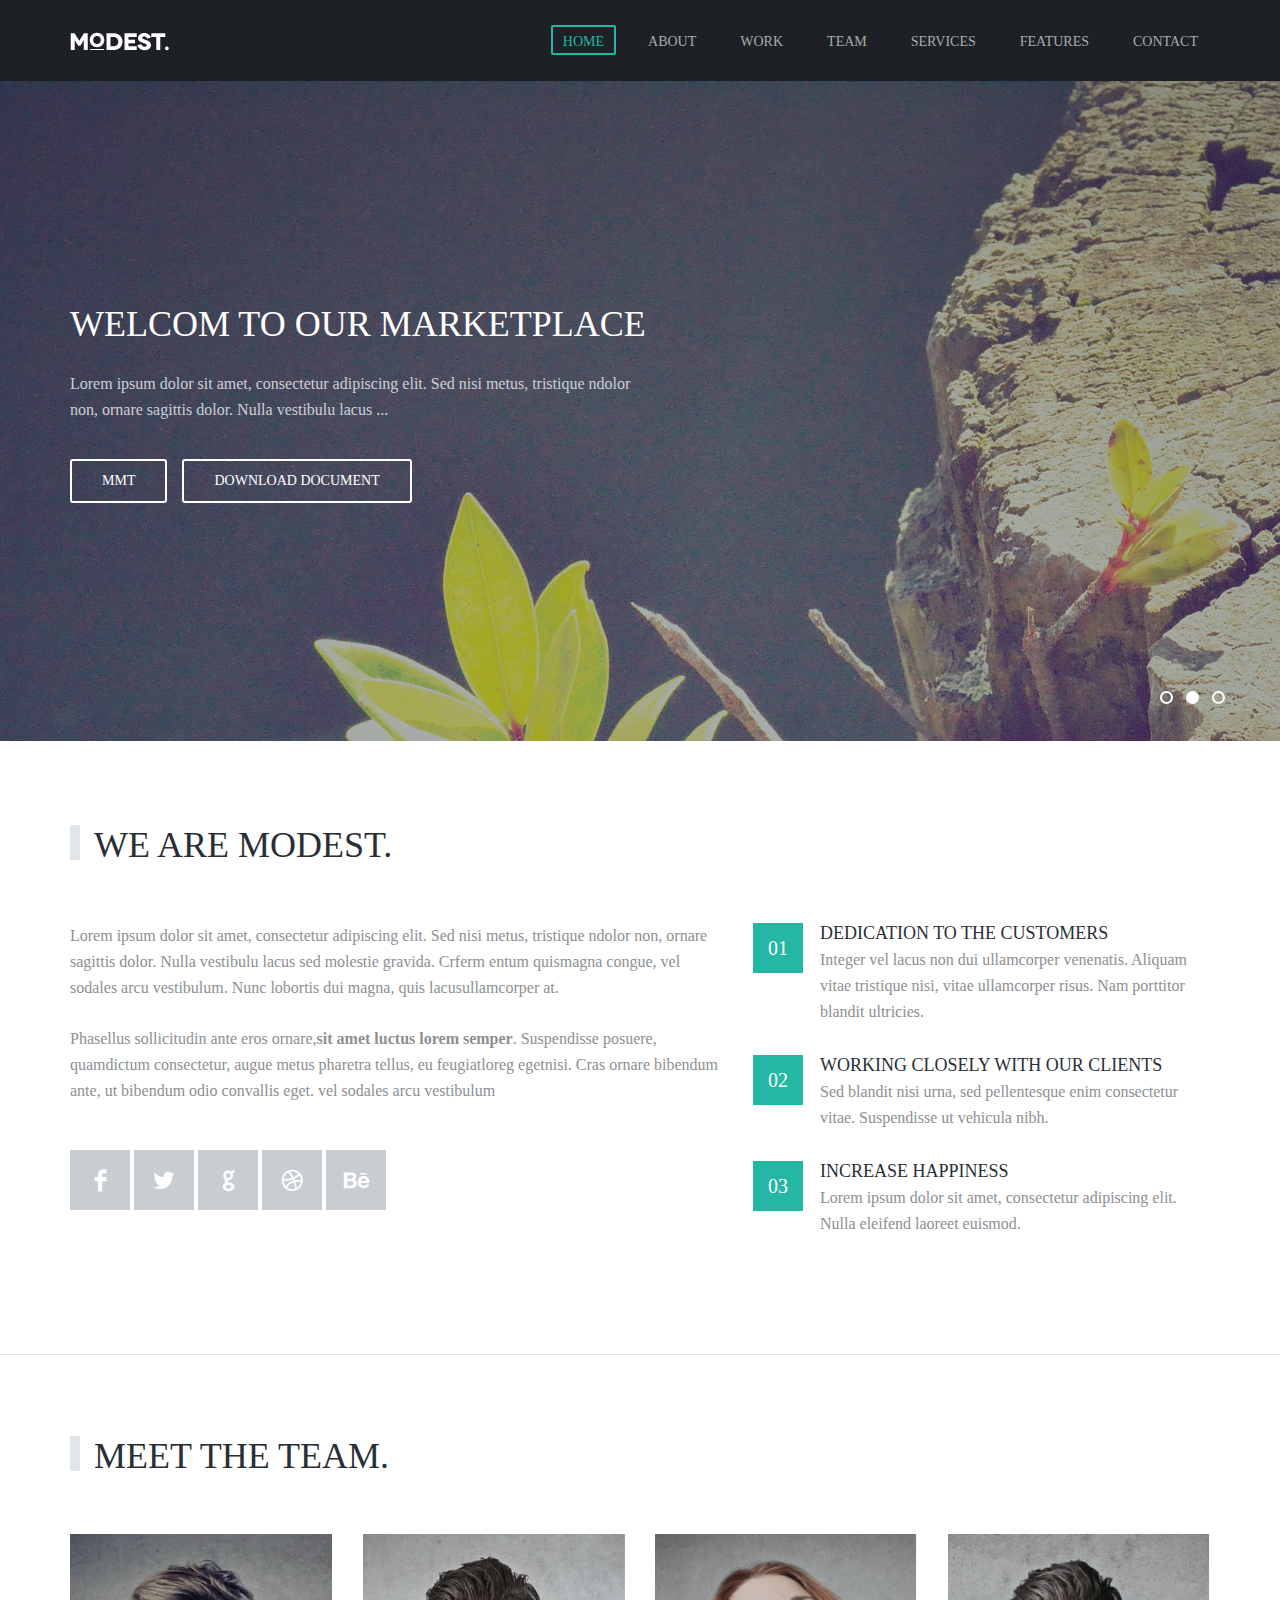
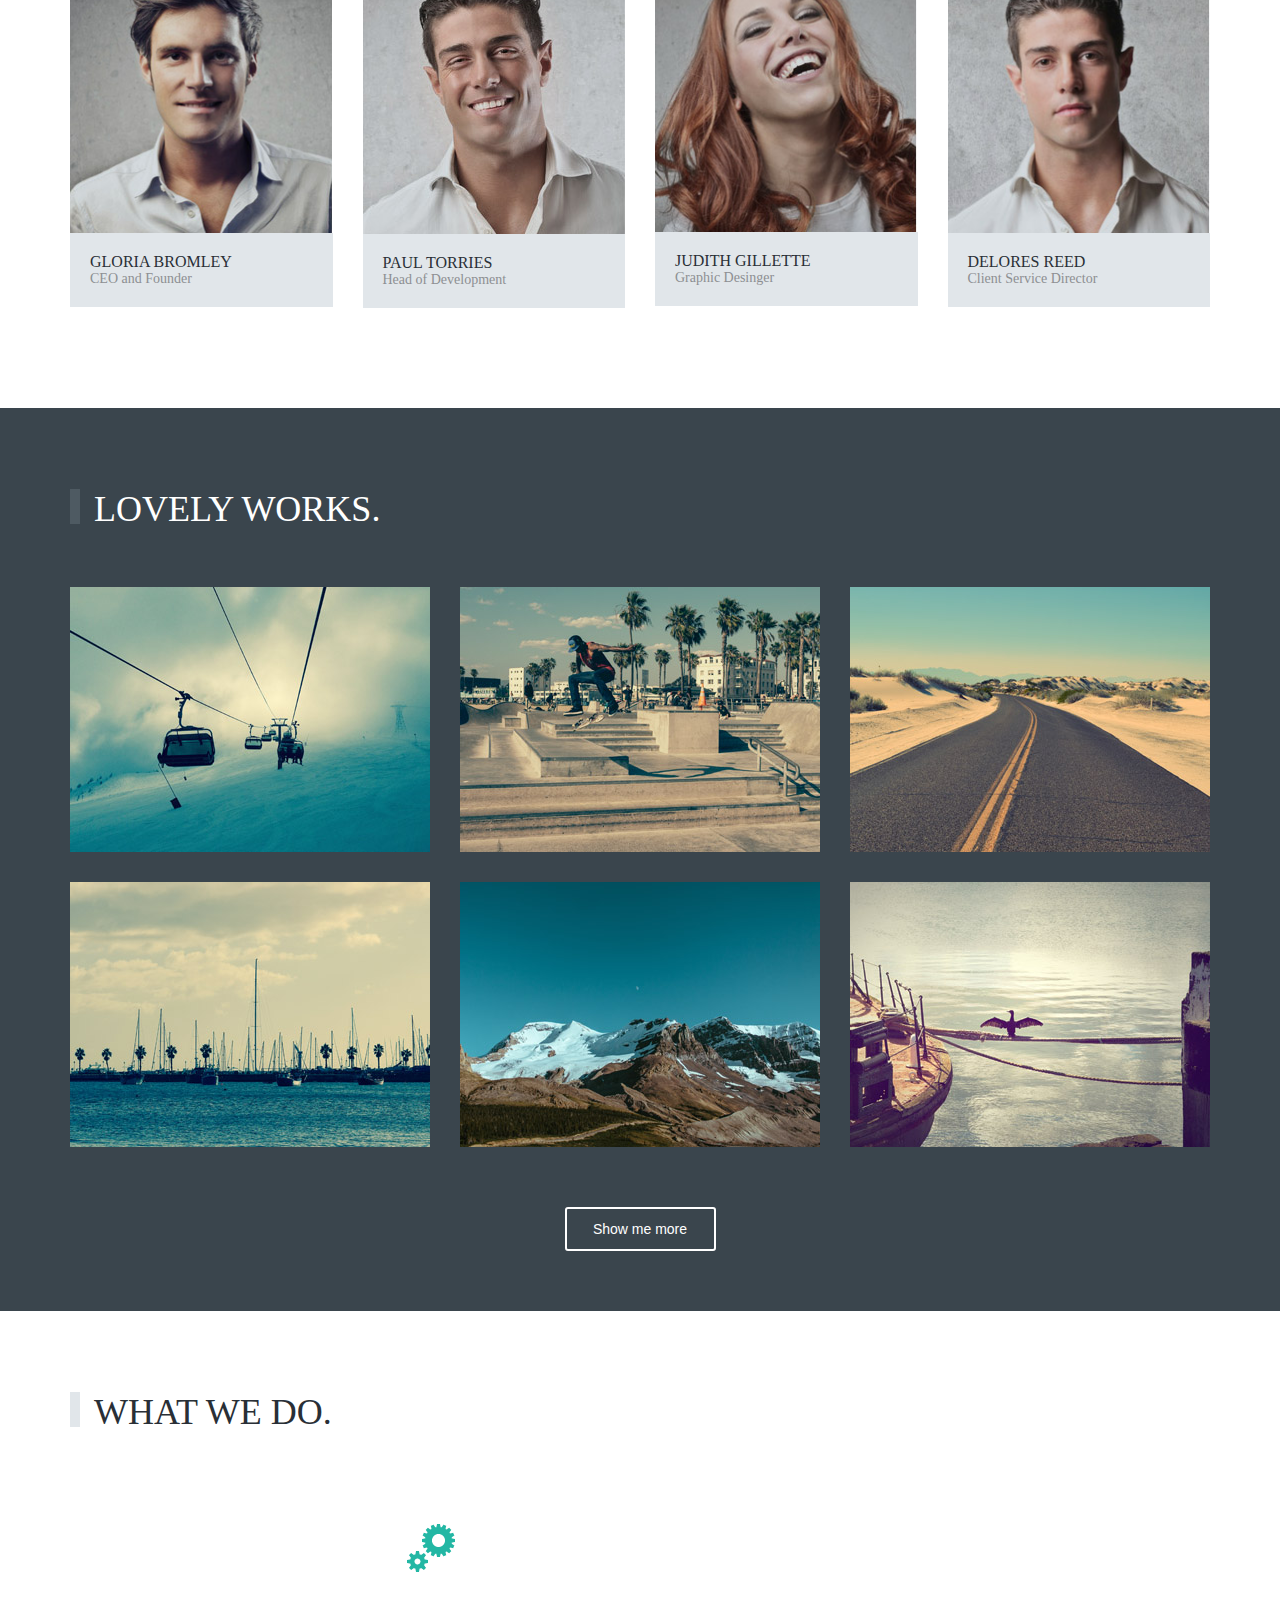
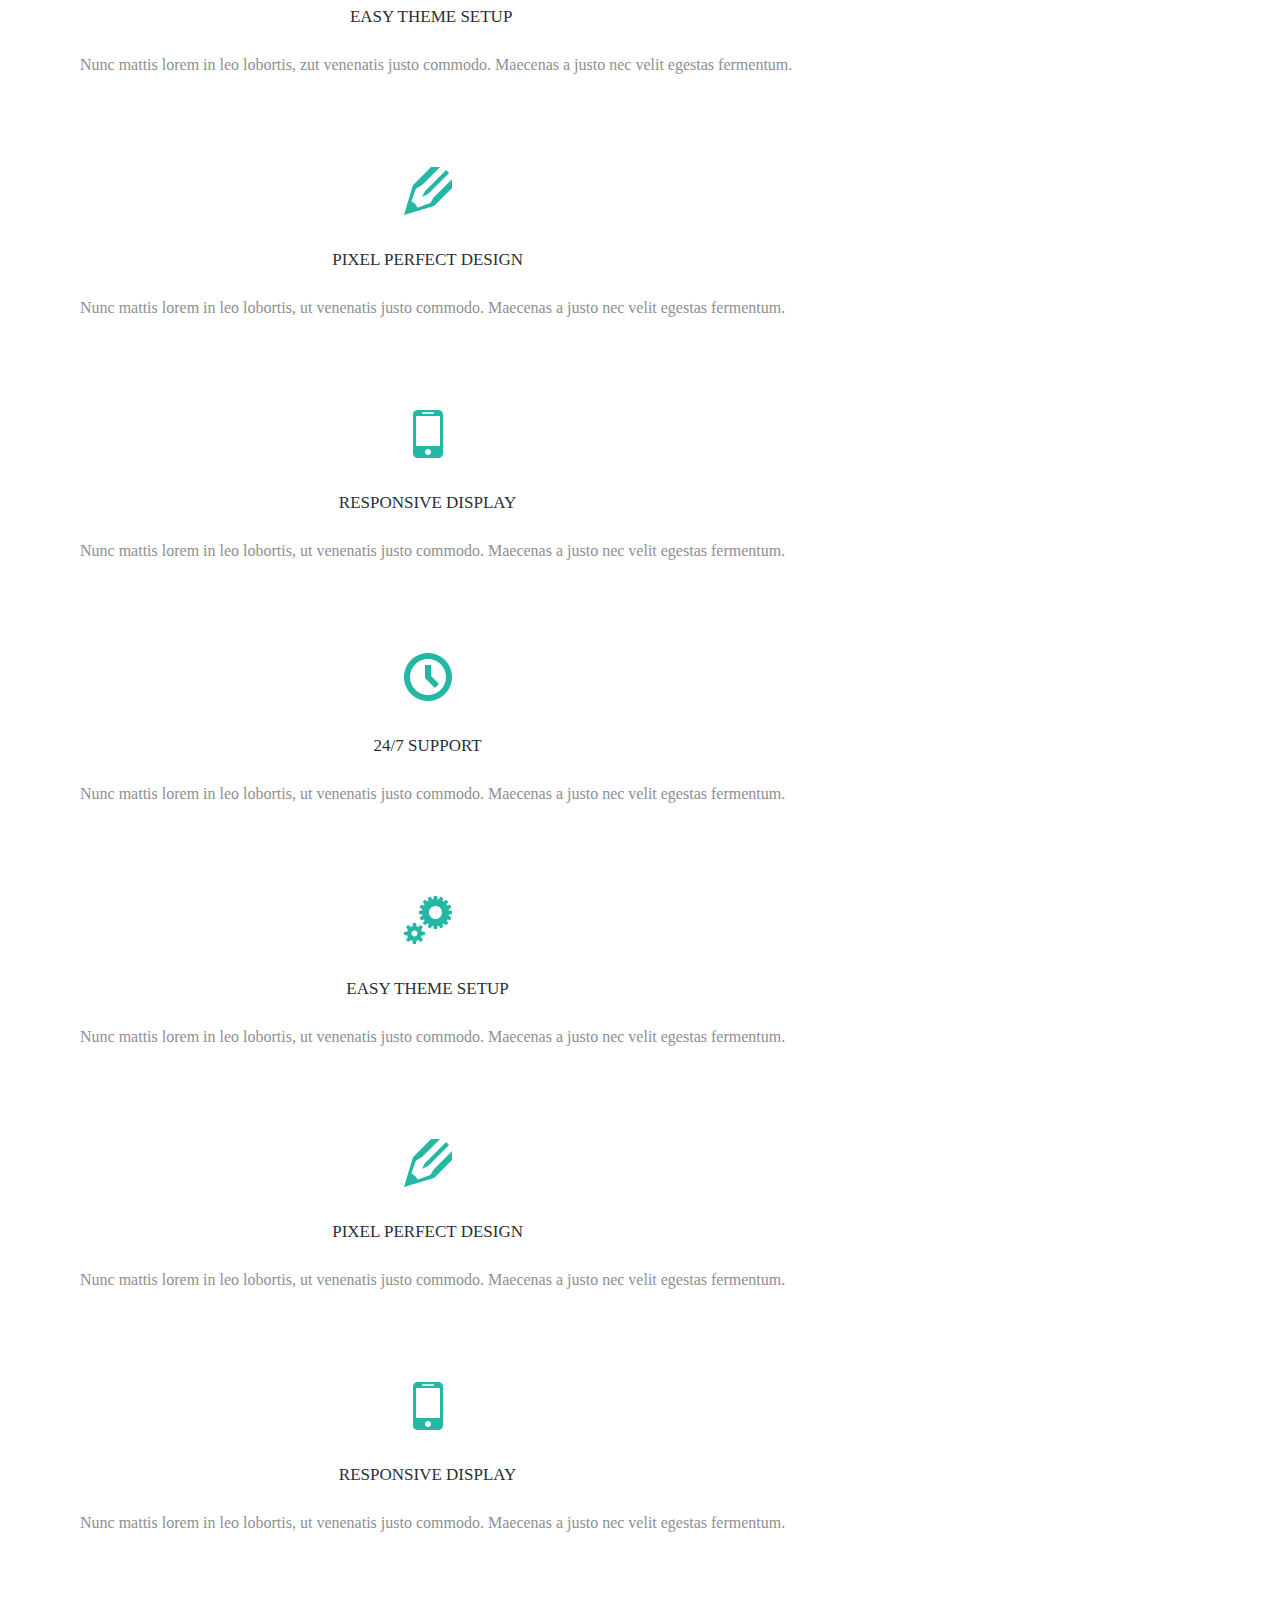
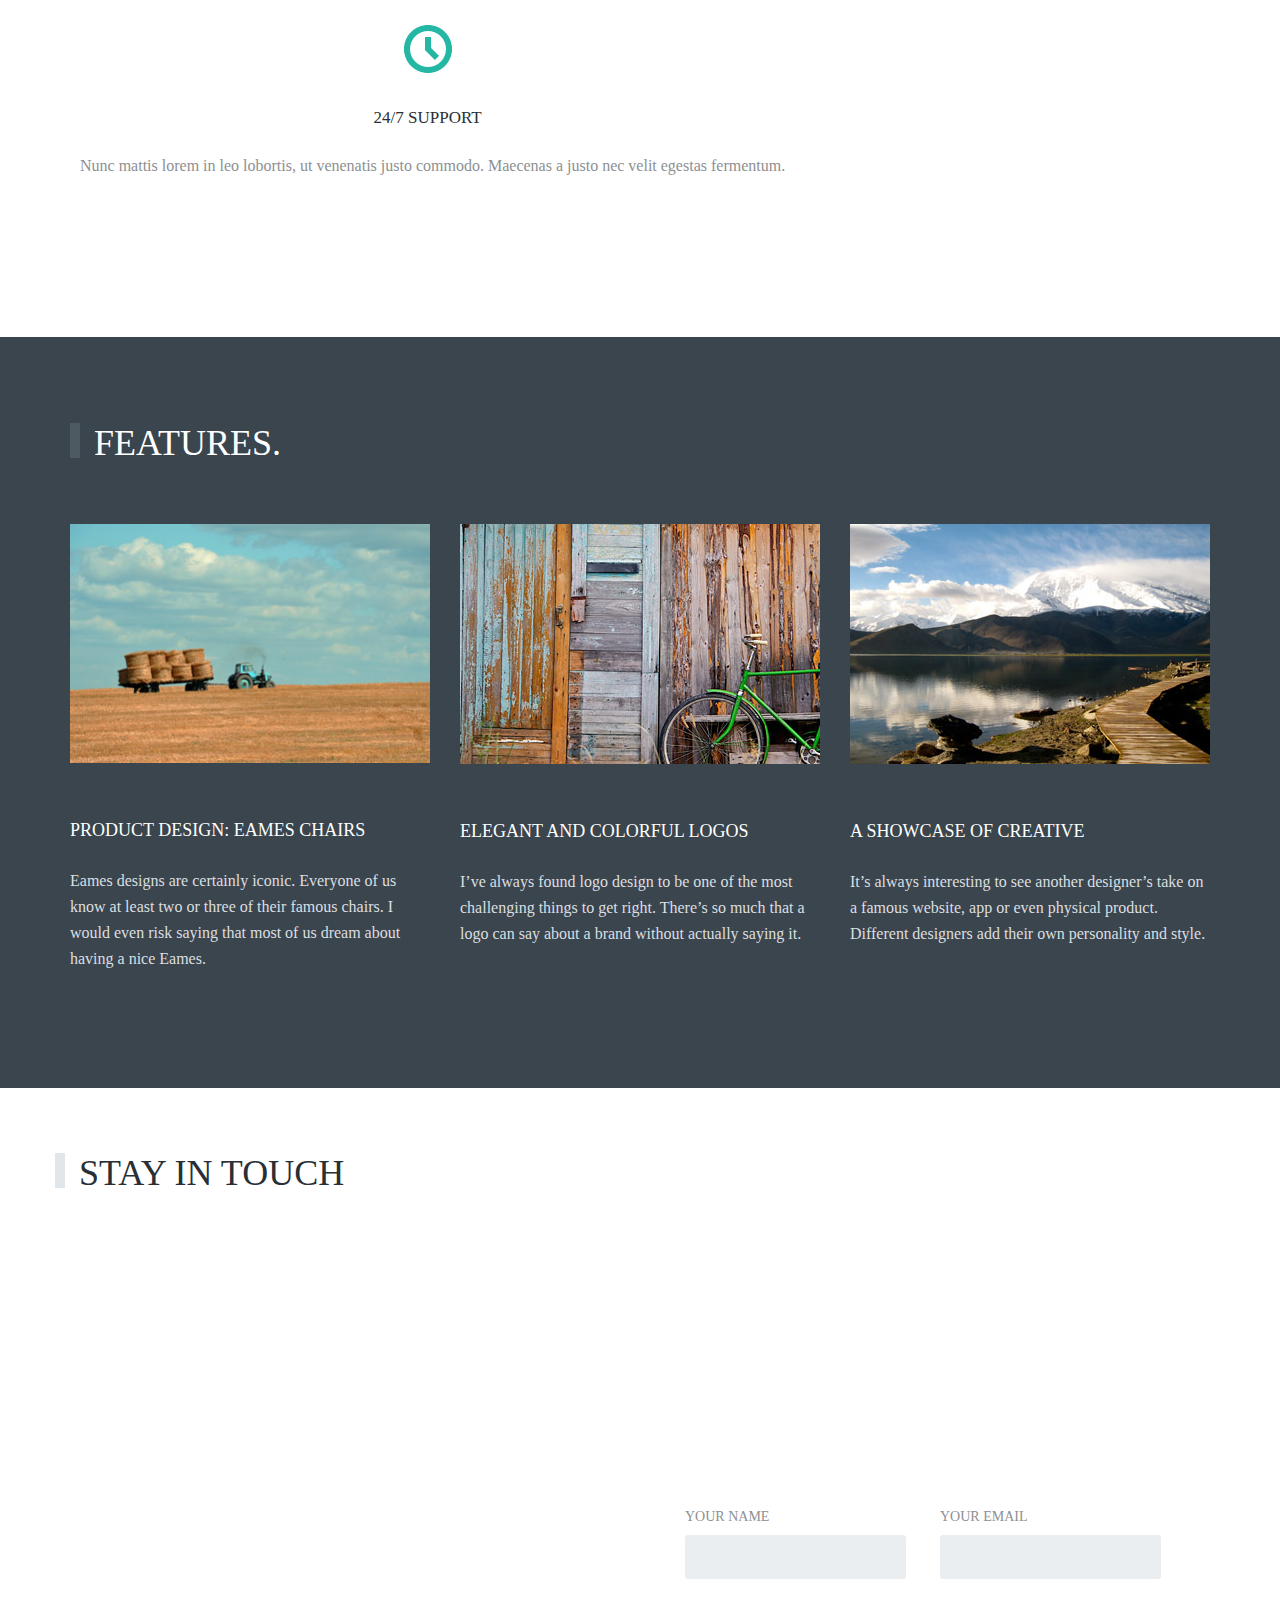
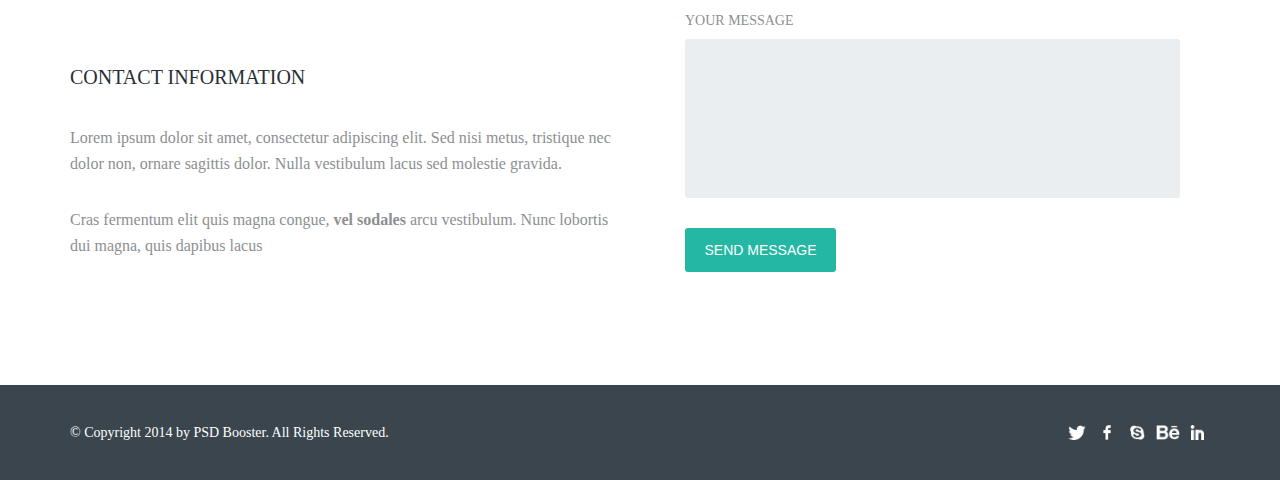
<file: Modest/index.html>
<!DOCTYPE html>
<html>
<head>
	<title>Modest</title>
	<meta charset="utf-8">
	<meta name="viewport" content="width=device-width, initial-scale=1">
	<link rel="stylesheet" type="text/css" href="style.css">
</head>
<body>

<header>
	<div class="container">
		<h1>
			<a href="#"><img src="images/logo-modest.png"></a>
		</h1>

		<ul>
			<li><a class="active" href="#">HOME</a></li>
			<li><a href="#">ABOUT</a></li>
			<li><a href="#">WORK</a></li>
			<li><a href="#">TEAM</a></li>
			<li><a href="#">SERVICES</a></li>
			<li><a href="#">FEATURES</a></li>
			<li><a href="#">CONTACT</a></li>
		</ul>
	</div>
</header>

<div id="hero">
	<div class="container">
		<h2>Welcom to our marketplace</h2>
		<p>Lorem ipsum dolor sit amet, consectetur adipiscing elit. Sed nisi metus, tristique ndolor non, ornare sagittis dolor. Nulla vestibulu lacus ...</p>

		<div>
			<a href="https://drive.google.com/file/d/1DhSs9IMsA57IYislAW9JeRmgYCtZ3QcN/view?usp=sharing">MMT</a>
			<a href="https://drive.google.com/file/d/1rhkS2pOkBy1jIkRlpWLimG0Q-2ORkNlU/view?usp=sharing">Download Document</a>
		</div>

			<ul>
				<li><a href="#">1</a></li>
				<li><a href="#" class="current">2</a></li>
				<li><a href="#">3</a></li>
			</ul>
	</div>

</div>

<div id="about">
	<div class="container">
		<h2 class="head-first-block">We are Modest.</h2>
		<div>
			<div>
				<p>Lorem ipsum dolor sit amet, consectetur adipiscing elit. Sed nisi metus, tristique ndolor non, ornare sagittis dolor. Nulla vestibulu lacus sed molestie gravida. Crferm entum  quismagna congue, vel sodales arcu vestibulum. Nunc lobortis dui magna, quis lacusullamcorper at.</p>

				<p>Phasellus sollicitudin ante eros ornare,<b>sit amet luctus lorem semper</b>. Suspendisse posuere, quamdictum consectetur, augue metus pharetra tellus, eu feugiatloreg egetnisi. Cras ornare bibendum ante, ut bibendum odio convallis eget. vel sodales arcu vestibulum</p>

				<ul>
					<li><a href="#">Facebook</a></li>
					<li><a href="#">Twitter</a></li>
					<li><a href="#">Google</a></li>
					<li><a href="#">Dribble</a></li>
					<li><a href="#">Be</a></li>
				</ul>
			</div>

			<div>
				<ol>
					<li>
						<h4>Dedication to the customers</h4>
						<p>Integer vel lacus non dui ullamcorper venenatis. Aliquam vitae tristique nisi, vitae ullamcorper risus. Nam porttitor blandit ultricies.</p>
					</li>
					<li>
						<h4>working closely with our clients</h4>
						<p>Sed blandit nisi urna, sed pellentesque enim consectetur vitae. Suspendisse ut vehicula nibh.</p>
					</li>
					<li>
						<h4>increase happiness</h4>
						<p>Lorem ipsum dolor sit amet, consectetur adipiscing elit. Nulla eleifend laoreet euismod.</p>
					</li>
				</ol>
			</div>
		</div>
	</div>
</div>

<div id="team" class="container">
	<h2  class="head-first-block">Meet the team.</h2>
	<div id="team-list">
		<div>
			<div>
				<img src="images/team/1.jpg">

				<div class="mask">
					<ul>
						<li><a href="#">Twitter</a></li>
						<li><a href="#">Facebook</a></li>
						<li><a href="#">Linkedin</a></li>
					</ul>
				</div>
			</div>

			<div class="info">
				<h4>Gloria Bromley</h4>
				<p>CEO and Founder</p>
			</div>			
		</div>

		<div>
			<div>
				<img src="images/team/2.jpg">

				<div class="mask">
					<ul>
						<li><a href="#">Twitter</a></li>
						<li><a href="#">Facebook</a></li>
						<li><a href="#">Linkedin</a></li>
					</ul>
				</div>
			</div>

			<div class="info">
				<h4>Paul Torries</h4>
				<p>Head of Development</p>
			</div>			
		</div>

		<div>
			<div>
				<img src="images/team/3.jpg">

				<div class="mask">
					<ul>
						<li><a href="#">Twitter</a></li>
						<li><a href="#">Facebook</a></li>
						<li><a href="#">Linkedin</a></li>
					</ul>
				</div>
			</div>

			<div class="info">
				<h4>Judith Gillette</h4>
				<p>Graphic Desinger</p>
			</div>			
		</div>

		<div>
			<div>
				<img src="images/team/4.jpg">

				<div class="mask">
					<ul>
						<li><a href="#">Twitter</a></li>
						<li><a href="#">Facebook</a></li>
						<li><a href="#">Linkedin</a></li>
					</ul>
				</div>
			</div>

			<div class="info">
				<h4>Delores Reed</h4>
				<p>Client Service Director</p>
			</div>			
		</div>

	</div>
</div>

<div id="work">
	<div class="container">
		<h2  class="head-first-block">Lovely works.</h2>
		<div>
			<div>
				<img src="images/pics/pic1.jpg">
				<div class="mask">
					<h4>partnership guidlines</h4>
				</div>

			</div>

			<div>
				<img src="images/pics/pic2.jpg">
				<div class="mask">
					<h4>partnership guidlines</h4>
				</div>
			</div>

			<div>
				<img src="images/pics/pic3.jpg">
				<div class="mask">
					<h4>partnership guidlines</h4>
				</div>
			</div>

			<div>
				<img src="images/pics/pic4.jpg">
				<div class="mask">
					<h4>partnership guidlines</h4>
				</div>
			</div>

			<div>
				<img src="images/pics/pic5.jpg">
				<div class="mask">
					<h4>partnership guidlines</h4>
				</div>
			</div>

			<div>
				<img src="images/pics/pic6.jpg">
				<div class="mask">
					<h4>partnership guidlines</h4>
				</div>
			</div>
		</div>

		<div>
			<button>Show me more</button>
		</div>
	</div>
</div>

<div id="service">
	<div class="container">
		<h2  class="head-first-block">What we do.</h2>
		<div>
			<div>
				<h4>Easy theme Setup</h4>
				<p>Nunc mattis lorem in leo lobortis, zut venenatis justo commodo. Maecenas a justo nec velit egestas fermentum.</p>
			</div>
			<div>
				<h4>pixel perfect design</h4>
				<p>Nunc mattis lorem in leo lobortis, ut venenatis justo commodo. Maecenas a justo nec velit egestas fermentum.</p>
			</div>
			<div>
				<h4>responsive display</h4>
				<p>Nunc mattis lorem in leo lobortis, ut venenatis justo commodo. Maecenas a justo nec velit egestas fermentum.</p>
			</div>
			<div>
				<h4>24/7 support</h4>
				<p>Nunc mattis lorem in leo lobortis, ut venenatis justo commodo. Maecenas a justo nec velit egestas fermentum.</p>
			</div>
			
			<div>
				<h4>Easy theme Setup</h4>
				<p>Nunc mattis lorem in leo lobortis, ut venenatis justo commodo. Maecenas a justo nec velit egestas fermentum.</p>
			</div>
			<div>
				<h4>pixel perfect design</h4>
				<p>Nunc mattis lorem in leo lobortis, ut venenatis justo commodo. Maecenas a justo nec velit egestas fermentum.</p>
			</div>
			<div>
				<h4>responsive display</h4>
				<p>Nunc mattis lorem in leo lobortis, ut venenatis justo commodo. Maecenas a justo nec velit egestas fermentum.</p>
			</div>
			<div>
				<h4>24/7 support</h4>
				<p>Nunc mattis lorem in leo lobortis, ut venenatis justo commodo. Maecenas a justo nec velit egestas fermentum.</p>
			</div>
		</div>
	</div>
</div>

<div id="features">
	<div class="container">
		<h2  class="head-first-block">features.</h2>
		<div>
			<div>
				<img src="images/features/pic1.jpg">
				<div>
					<h4>Product Design: Eames Chairs</h4>
					<p>Eames designs are certainly iconic. Everyone of us know at least two or three of their famous chairs. I would even risk saying that most of us dream about having a nice Eames.</p>
				</div>
				
			</div>
			<div>
				<img src="images/features/pic2.jpg">
				<div>
					<h4>Elegant and Colorful Logos</h4>
					<p>I’ve always found logo design to be one of the most challenging things to get right. There’s so much that a logo can say about a brand without actually saying it.</p>
				</div>
				
			</div>
			<div>
				<img src="images/features/pic3.jpg">
				<div>
					<h4>A Showcase of Creative</h4>
					<p>It’s always interesting to see another designer’s take on a famous website, app or even physical product. Different designers add their own personality and style.</p>
				</div>
				
			</div>			
		</div>		
	</div>
</div>

<div id="contact">
	<h2 class="head-first-block container">Stay in touch</h2>

		<iframe src="https://www.google.com/maps/embed?pb=!1m18!1m12!1m3!1d14898.260747202085!2d107.26133222778275!3d21.010059857342885!2m3!1f0!2f0!3f0!3m2!1i1024!2i768!4f13.1!3m3!1m2!1s0x314afe342e46972f%3A0xa6c0a3414cb71553!2zQ-G6qW0gVHJ1bmcsIEPhuqltIFBo4bqjLCBRdeG6o25nIE5pbmgsIFZp4buHdCBOYW0!5e0!3m2!1svi!2s!4v1594491783343!5m2!1svi!2s" width="100%" height="346px" frameborder="0" style="border:0; z-index: -21;" allowfullscreen="" aria-hidden="false" tabindex="0" ></iframe>
		
		<div class="container">
			<div id="contact-form">
				<div>
					<h4>Contact information</h4>
					<p>Lorem ipsum dolor sit amet, consectetur adipiscing elit. Sed nisi metus, tristique nec dolor non, ornare sagittis dolor. Nulla vestibulum lacus sed molestie gravida.</p>
					<p>Cras fermentum elit quis magna congue, <b>vel sodales</b> arcu vestibulum. Nunc lobortis dui magna, quis dapibus lacus </p>
				</div>

				<form>
					<div>
						<div>
							<label for="name">Your name</label>
							<input type="text" name="name" id="name">
						</div>
						<div>
							<label for="email">Your email</label>
							<input type="email" name="email" id="email">
						</div>
					</div>

					<div>
						<label for="message">Your message</label>
						<textarea id="message" name="message" rows="10" maxlength="500"></textarea>
					</div>

					<div>
						<button>Send message</button>
					</div>
				</form>
			</div>
		</div>

</div>

<footer>
	<div class="container">
		<p>&copy; Copyright 2014 by PSD Booster. All Rights Reserved.</p>
		<ul>
			<li><a href="#">Twitter</a></li>
			<li><a href="#">Facebook</a></li>
			<li><a href="#">Skype</a></li>
			<li><a href="#">Be</a></li>
			<li><a href="#">Lnikedlin</a></li>
		</ul>
	</div>
</footer>
</body>
</html>
</file>
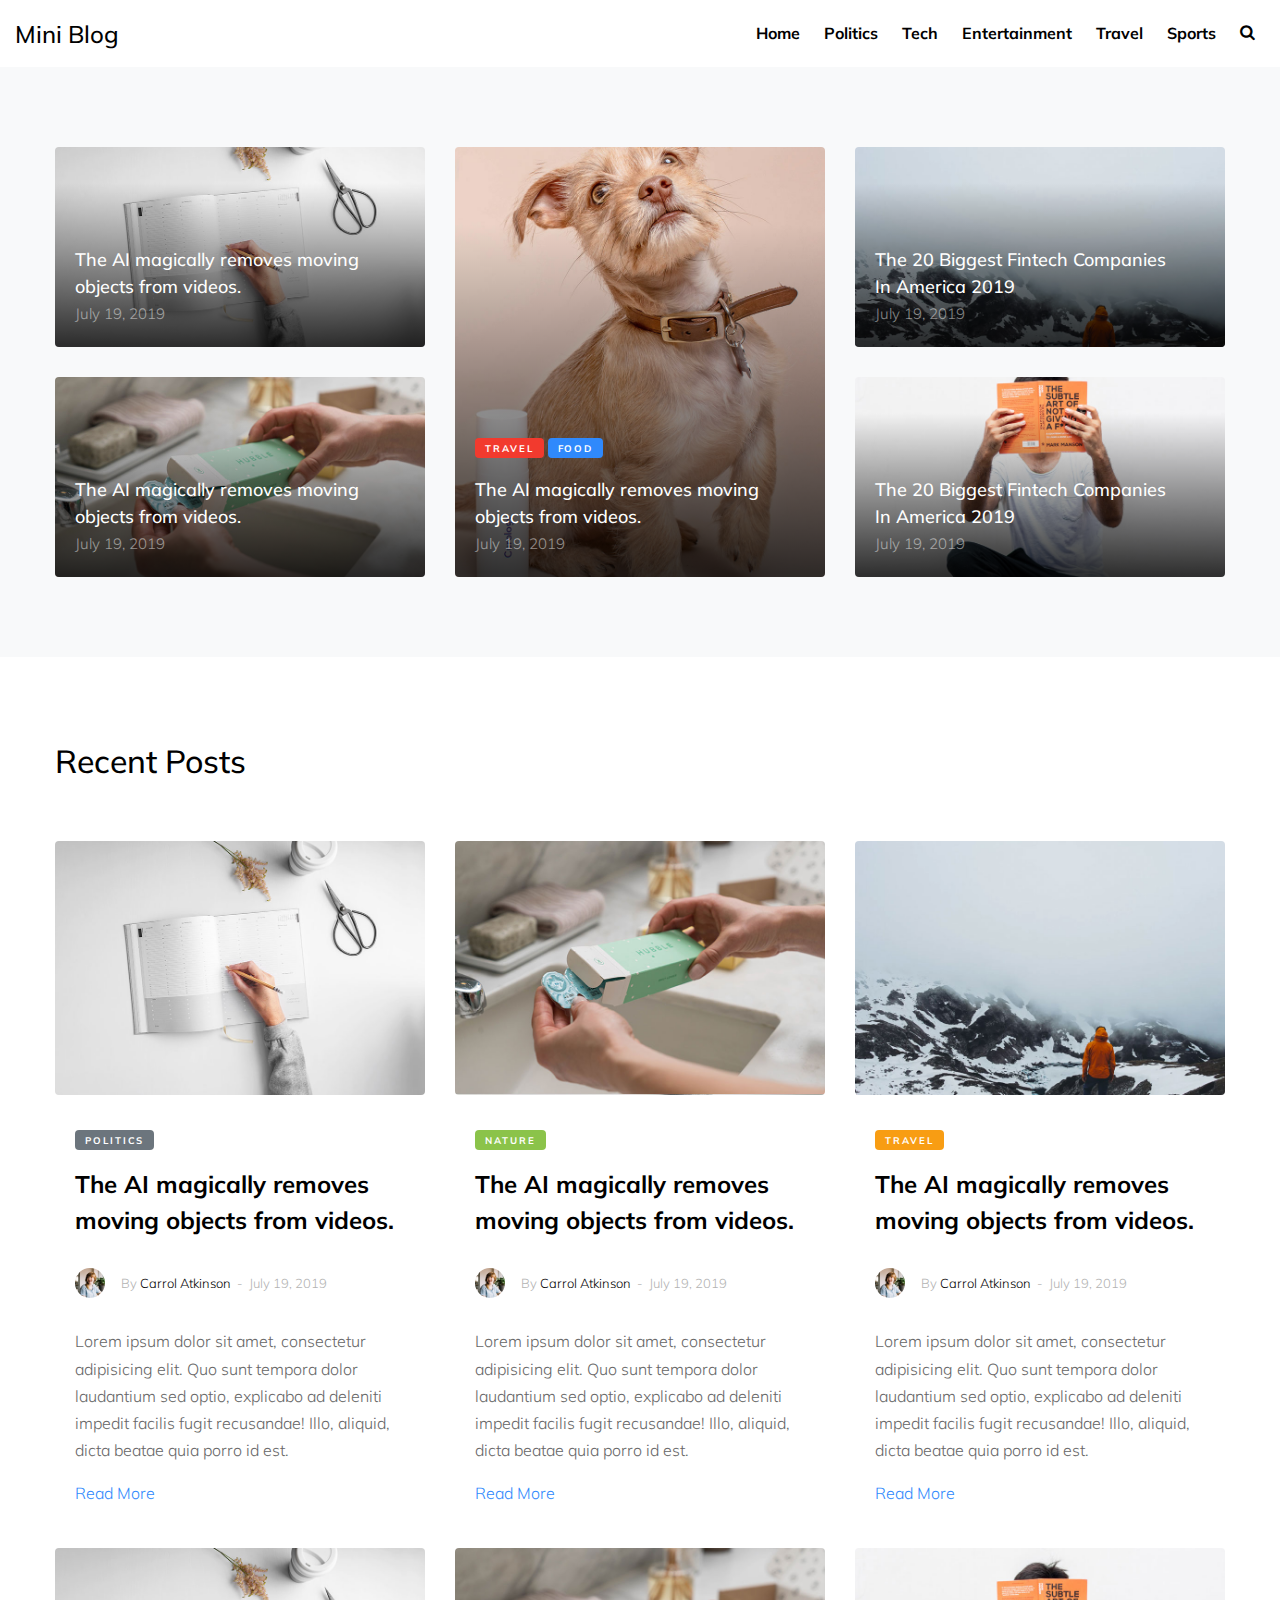
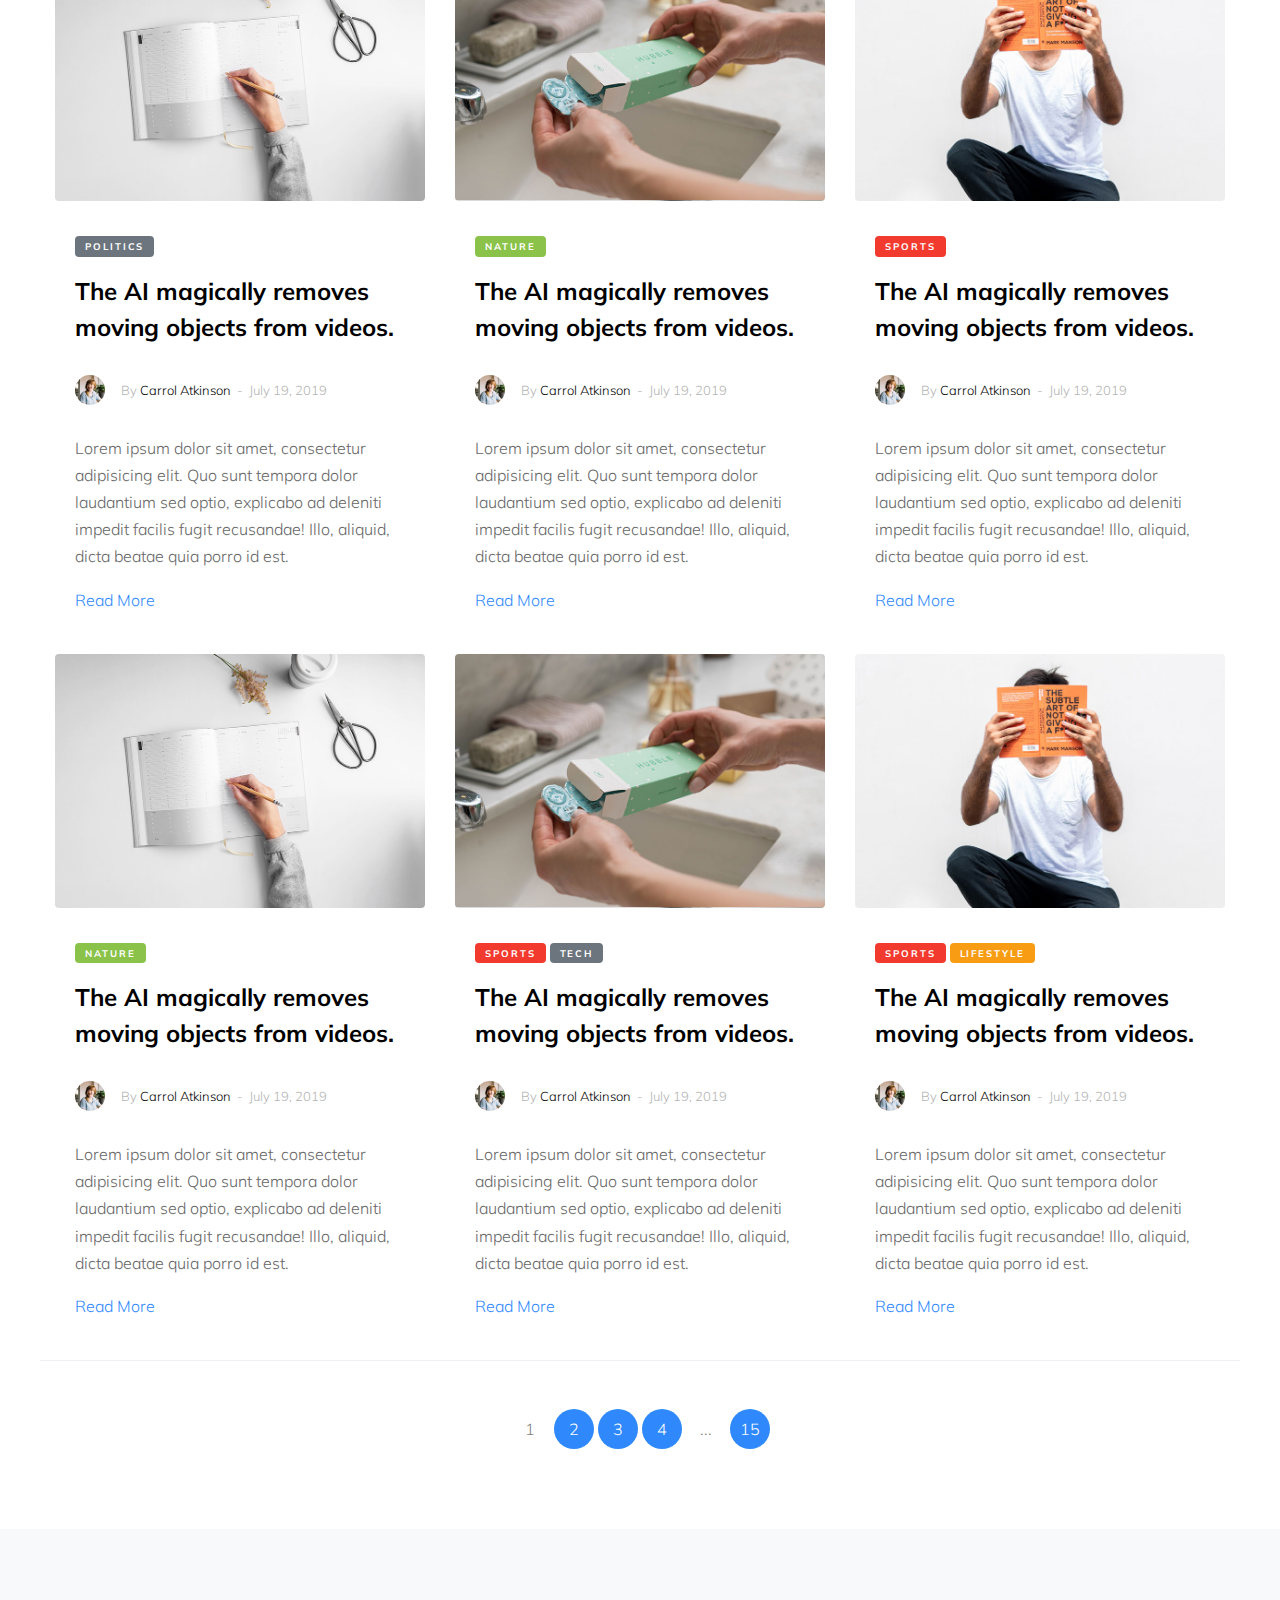
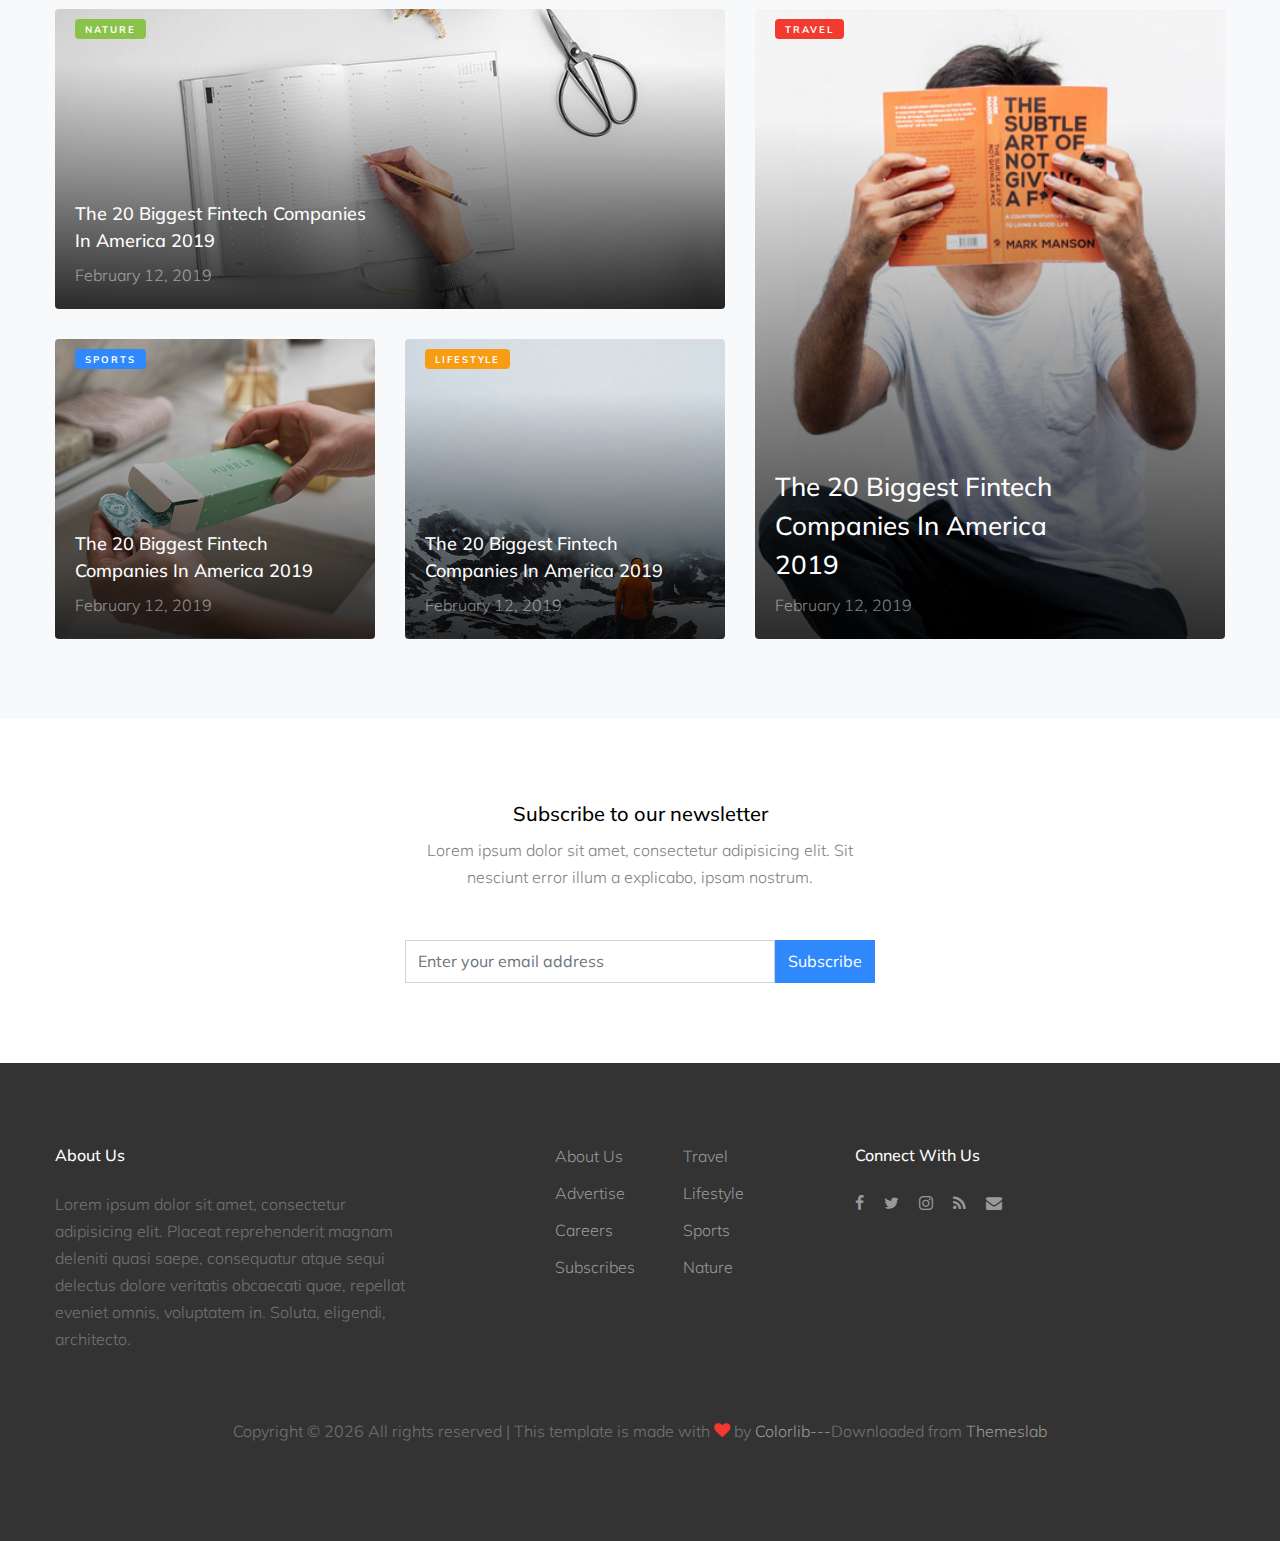
<file: myblog/index.html>
<!DOCTYPE html>
<html lang="en">
  <head>
    <title>Mini Blog</title>
    <meta charset="utf-8">
    <meta name="viewport" content="width=device-width, initial-scale=1, shrink-to-fit=no">

    <link href="https://fonts.googleapis.com/css?family=Muli:300,400,700|Playfair+Display:400,700,900" rel="stylesheet">

    <link rel="stylesheet" href="fonts/icomoon/style.css">
    <link rel="stylesheet" href="css/bootstrap.min.css">
    <link rel="stylesheet" href="css/magnific-popup.css">
    <link rel="stylesheet" href="css/jquery-ui.css">
    <link rel="stylesheet" href="css/owl.carousel.min.css">
    <link rel="stylesheet" href="css/owl.theme.default.min.css">
    <link rel="stylesheet" href="css/bootstrap-datepicker.css">
    <link rel="stylesheet" href="fonts/flaticon/font/flaticon.css">
    <link rel="stylesheet" href="css/aos.css">

    <link rel="stylesheet" href="css/style.css">
  </head>
  <body>
  
  <div class="site-wrap">

    <div class="site-mobile-menu">
      <div class="site-mobile-menu-header">
        <div class="site-mobile-menu-close mt-3">
          <span class="icon-close2 js-menu-toggle"></span>
        </div>
      </div>
      <div class="site-mobile-menu-body"></div>
    </div>
    
    <header class="site-navbar" role="banner">
      <div class="container-fluid">
        <div class="row align-items-center">
          
          <div class="col-12 search-form-wrap js-search-form">
            <form method="get" action="#">
              <input type="text" id="s" class="form-control" placeholder="Search...">
              <button class="search-btn" type="submit"><span class="icon-search"></span></button>
            </form>
          </div>

          <div class="col-4 site-logo">
            <a href="index.html" class="text-black h2 mb-0">Mini Blog</a>
          </div>

          <div class="col-8 text-right">
            <nav class="site-navigation" role="navigation">
              <ul class="site-menu js-clone-nav mr-auto d-none d-lg-block mb-0">
                <li><a href="category.html">Home</a></li>
                <li><a href="category.html">Politics</a></li>
                <li><a href="category.html">Tech</a></li>
                <li><a href="category.html">Entertainment</a></li>
                <li><a href="category.html">Travel</a></li>
                <li><a href="category.html">Sports</a></li>
                <li class="d-none d-lg-inline-block"><a href="#" class="js-search-toggle"><span class="icon-search"></span></a></li>
              </ul>
            </nav>
            <a href="#" class="site-menu-toggle js-menu-toggle text-black d-inline-block d-lg-none"><span class="icon-menu h3"></span></a></div>
          </div>

      </div>
    </header>
    
    
    <div class="site-section bg-light">
      <div class="container">
        <div class="row align-items-stretch retro-layout-2">
          <div class="col-md-4">
            <a href="single.html" class="h-entry mb-30 v-height gradient" style="background-image: url('images/img_1.jpg');">
              
              <div class="text">
                <h2>The AI magically removes moving objects from videos.</h2>
                <span class="date">July 19, 2019</span>
              </div>
            </a>
            <a href="single.html" class="h-entry v-height gradient" style="background-image: url('images/img_2.jpg');">
              
              <div class="text">
                <h2>The AI magically removes moving objects from videos.</h2>
                <span class="date">July 19, 2019</span>
              </div>
            </a>
          </div>
          <div class="col-md-4">
            <a href="single.html" class="h-entry img-5 h-100 gradient" style="background-image: url('images/img_v_1.jpg');">
              
              <div class="text">
                <div class="post-categories mb-3">
                  <span class="post-category bg-danger">Travel</span>
                  <span class="post-category bg-primary">Food</span>
                </div>
                <h2>The AI magically removes moving objects from videos.</h2>
                <span class="date">July 19, 2019</span>
              </div>
            </a>
          </div>
          <div class="col-md-4">
            <a href="single.html" class="h-entry mb-30 v-height gradient" style="background-image: url('images/img_3.jpg');">
              
              <div class="text">
                <h2>The 20 Biggest Fintech Companies In America 2019</h2>
                <span class="date">July 19, 2019</span>
              </div>
            </a>
            <a href="single.html" class="h-entry v-height gradient" style="background-image: url('images/img_4.jpg');">
              
              <div class="text">
                <h2>The 20 Biggest Fintech Companies In America 2019</h2>
                <span class="date">July 19, 2019</span>
              </div>
            </a>
          </div>
        </div>
      </div>
    </div>

    <div class="site-section">
      <div class="container">
        <div class="row mb-5">
          <div class="col-12">
            <h2>Recent Posts</h2>
          </div>
        </div>
        <div class="row">
          <div class="col-lg-4 mb-4">
            <div class="entry2">
              <a href="single.html"><img src="images/img_1.jpg" alt="Image" class="img-fluid rounded"></a>
              <div class="excerpt">
              <span class="post-category text-white bg-secondary mb-3">Politics</span>

              <h2><a href="single.html">The AI magically removes moving objects from videos.</a></h2>
              <div class="post-meta align-items-center text-left clearfix">
                <figure class="author-figure mb-0 mr-3 float-left"><img src="images/person_1.jpg" alt="Image" class="img-fluid"></figure>
                <span class="d-inline-block mt-1">By <a href="#">Carrol Atkinson</a></span>
                <span>&nbsp;-&nbsp; July 19, 2019</span>
              </div>
              
                <p>Lorem ipsum dolor sit amet, consectetur adipisicing elit. Quo sunt tempora dolor laudantium sed optio, explicabo ad deleniti impedit facilis fugit recusandae! Illo, aliquid, dicta beatae quia porro id est.</p>
                <p><a href="#">Read More</a></p>
              </div>
            </div>
          </div>
          <div class="col-lg-4 mb-4">
            <div class="entry2">
              <a href="single.html"><img src="images/img_2.jpg" alt="Image" class="img-fluid rounded"></a>
              <div class="excerpt">
              <span class="post-category text-white bg-success mb-3">Nature</span>

              <h2><a href="single.html">The AI magically removes moving objects from videos.</a></h2>
              <div class="post-meta align-items-center text-left clearfix">
                <figure class="author-figure mb-0 mr-3 float-left"><img src="images/person_1.jpg" alt="Image" class="img-fluid"></figure>
                <span class="d-inline-block mt-1">By <a href="#">Carrol Atkinson</a></span>
                <span>&nbsp;-&nbsp; July 19, 2019</span>
              </div>
              
                <p>Lorem ipsum dolor sit amet, consectetur adipisicing elit. Quo sunt tempora dolor laudantium sed optio, explicabo ad deleniti impedit facilis fugit recusandae! Illo, aliquid, dicta beatae quia porro id est.</p>
                <p><a href="#">Read More</a></p>
              </div>
            </div>
          </div>
          <div class="col-lg-4 mb-4">
            <div class="entry2">
              <a href="single.html"><img src="images/img_3.jpg" alt="Image" class="img-fluid rounded"></a>
              <div class="excerpt">
              <span class="post-category text-white bg-warning mb-3">Travel</span>

              <h2><a href="single.html">The AI magically removes moving objects from videos.</a></h2>
              <div class="post-meta align-items-center text-left clearfix">
                <figure class="author-figure mb-0 mr-3 float-left"><img src="images/person_1.jpg" alt="Image" class="img-fluid"></figure>
                <span class="d-inline-block mt-1">By <a href="#">Carrol Atkinson</a></span>
                <span>&nbsp;-&nbsp; July 19, 2019</span>
              </div>
              
                <p>Lorem ipsum dolor sit amet, consectetur adipisicing elit. Quo sunt tempora dolor laudantium sed optio, explicabo ad deleniti impedit facilis fugit recusandae! Illo, aliquid, dicta beatae quia porro id est.</p>
                <p><a href="#">Read More</a></p>
              </div>
            </div>
          </div>


          <div class="col-lg-4 mb-4">
            <div class="entry2">
              <a href="single.html"><img src="images/img_1.jpg" alt="Image" class="img-fluid rounded"></a>
              <div class="excerpt">
              <span class="post-category text-white bg-secondary mb-3">Politics</span>

              <h2><a href="single.html">The AI magically removes moving objects from videos.</a></h2>
              <div class="post-meta align-items-center text-left clearfix">
                <figure class="author-figure mb-0 mr-3 float-left"><img src="images/person_1.jpg" alt="Image" class="img-fluid"></figure>
                <span class="d-inline-block mt-1">By <a href="#">Carrol Atkinson</a></span>
                <span>&nbsp;-&nbsp; July 19, 2019</span>
              </div>
              
                <p>Lorem ipsum dolor sit amet, consectetur adipisicing elit. Quo sunt tempora dolor laudantium sed optio, explicabo ad deleniti impedit facilis fugit recusandae! Illo, aliquid, dicta beatae quia porro id est.</p>
                <p><a href="#">Read More</a></p>
              </div>
            </div>
          </div>
          <div class="col-lg-4 mb-4">
            <div class="entry2">
              <a href="single.html"><img src="images/img_2.jpg" alt="Image" class="img-fluid rounded"></a>
              <div class="excerpt">
              <span class="post-category text-white bg-success mb-3">Nature</span>

              <h2><a href="single.html">The AI magically removes moving objects from videos.</a></h2>
              <div class="post-meta align-items-center text-left clearfix">
                <figure class="author-figure mb-0 mr-3 float-left"><img src="images/person_1.jpg" alt="Image" class="img-fluid"></figure>
                <span class="d-inline-block mt-1">By <a href="#">Carrol Atkinson</a></span>
                <span>&nbsp;-&nbsp; July 19, 2019</span>
              </div>
              
                <p>Lorem ipsum dolor sit amet, consectetur adipisicing elit. Quo sunt tempora dolor laudantium sed optio, explicabo ad deleniti impedit facilis fugit recusandae! Illo, aliquid, dicta beatae quia porro id est.</p>
                <p><a href="#">Read More</a></p>
              </div>
            </div>
          </div>
          <div class="col-lg-4 mb-4">
            <div class="entry2">
              <a href="single.html"><img src="images/img_4.jpg" alt="Image" class="img-fluid rounded"></a>
              <div class="excerpt">
              <span class="post-category text-white bg-danger mb-3">Sports</span>

              <h2><a href="single.html">The AI magically removes moving objects from videos.</a></h2>
              <div class="post-meta align-items-center text-left clearfix">
                <figure class="author-figure mb-0 mr-3 float-left"><img src="images/person_1.jpg" alt="Image" class="img-fluid"></figure>
                <span class="d-inline-block mt-1">By <a href="#">Carrol Atkinson</a></span>
                <span>&nbsp;-&nbsp; July 19, 2019</span>
              </div>
              
                <p>Lorem ipsum dolor sit amet, consectetur adipisicing elit. Quo sunt tempora dolor laudantium sed optio, explicabo ad deleniti impedit facilis fugit recusandae! Illo, aliquid, dicta beatae quia porro id est.</p>
                <p><a href="#">Read More</a></p>
              </div>
            </div>
          </div>


          <div class="col-lg-4 mb-4">
            <div class="entry2">
              <a href="single.html"><img src="images/img_1.jpg" alt="Image" class="img-fluid rounded"></a>
              <div class="excerpt">
              <span class="post-category text-white bg-success mb-3">Nature</span>

              <h2><a href="single.html">The AI magically removes moving objects from videos.</a></h2>
              <div class="post-meta align-items-center text-left clearfix">
                <figure class="author-figure mb-0 mr-3 float-left"><img src="images/person_1.jpg" alt="Image" class="img-fluid"></figure>
                <span class="d-inline-block mt-1">By <a href="#">Carrol Atkinson</a></span>
                <span>&nbsp;-&nbsp; July 19, 2019</span>
              </div>
              
                <p>Lorem ipsum dolor sit amet, consectetur adipisicing elit. Quo sunt tempora dolor laudantium sed optio, explicabo ad deleniti impedit facilis fugit recusandae! Illo, aliquid, dicta beatae quia porro id est.</p>
                <p><a href="#">Read More</a></p>
              </div>
            </div>
          </div>
          <div class="col-lg-4 mb-4">
            <div class="entry2">
              <a href="single.html"><img src="images/img_2.jpg" alt="Image" class="img-fluid rounded"></a>
              <div class="excerpt">
              <span class="post-category text-white bg-danger mb-3">Sports</span>
              <span class="post-category text-white bg-secondary mb-3">Tech</span>

              <h2><a href="single.html">The AI magically removes moving objects from videos.</a></h2>
              <div class="post-meta align-items-center text-left clearfix">
                <figure class="author-figure mb-0 mr-3 float-left"><img src="images/person_1.jpg" alt="Image" class="img-fluid"></figure>
                <span class="d-inline-block mt-1">By <a href="#">Carrol Atkinson</a></span>
                <span>&nbsp;-&nbsp; July 19, 2019</span>
              </div>
                <p>Lorem ipsum dolor sit amet, consectetur adipisicing elit. Quo sunt tempora dolor laudantium sed optio, explicabo ad deleniti impedit facilis fugit recusandae! Illo, aliquid, dicta beatae quia porro id est.</p>
                <p><a href="#">Read More</a></p>
              </div>
            </div>
          </div>
          <div class="col-lg-4 mb-4">
            <div class="entry2">
              <a href="single.html"><img src="images/img_4.jpg" alt="Image" class="img-fluid rounded"></a>
              <div class="excerpt">
              <span class="post-category text-white bg-danger mb-3">Sports</span>
              <span class="post-category text-white bg-warning mb-3">Lifestyle</span>

              <h2><a href="single.html">The AI magically removes moving objects from videos.</a></h2>
              <div class="post-meta align-items-center text-left clearfix">
                <figure class="author-figure mb-0 mr-3 float-left"><img src="images/person_1.jpg" alt="Image" class="img-fluid"></figure>
                <span class="d-inline-block mt-1">By <a href="#">Carrol Atkinson</a></span>
                <span>&nbsp;-&nbsp; July 19, 2019</span>
              </div>
              
                <p>Lorem ipsum dolor sit amet, consectetur adipisicing elit. Quo sunt tempora dolor laudantium sed optio, explicabo ad deleniti impedit facilis fugit recusandae! Illo, aliquid, dicta beatae quia porro id est.</p>
                <p><a href="#">Read More</a></p>
              </div>
            </div>
          </div>
        </div>
        <div class="row text-center pt-5 border-top">
          <div class="col-md-12">
            <div class="custom-pagination">
              <span>1</span>
              <a href="#">2</a>
              <a href="#">3</a>
              <a href="#">4</a>
              <span>...</span>
              <a href="#">15</a>
            </div>
          </div>
        </div>
      </div>
    </div>

    <div class="site-section bg-light">
      <div class="container">

        <div class="row align-items-stretch retro-layout">
          
          <div class="col-md-5 order-md-2">
            <a href="single.html" class="hentry img-1 h-100 gradient" style="background-image: url('images/img_4.jpg');">
              <span class="post-category text-white bg-danger">Travel</span>
              <div class="text">
                <h2>The 20 Biggest Fintech Companies In America 2019</h2>
                <span>February 12, 2019</span>
              </div>
            </a>
          </div>

          <div class="col-md-7">
            
            <a href="single.html" class="hentry img-2 v-height mb30 gradient" style="background-image: url('images/img_1.jpg');">
              <span class="post-category text-white bg-success">Nature</span>
              <div class="text text-sm">
                <h2>The 20 Biggest Fintech Companies In America 2019</h2>
                <span>February 12, 2019</span>
              </div>
            </a>
            
            <div class="two-col d-block d-md-flex">
              <a href="single.html" class="hentry v-height img-2 gradient" style="background-image: url('images/img_2.jpg');">
                <span class="post-category text-white bg-primary">Sports</span>
                <div class="text text-sm">
                  <h2>The 20 Biggest Fintech Companies In America 2019</h2>
                  <span>February 12, 2019</span>
                </div>
              </a>
              <a href="single.html" class="hentry v-height img-2 ml-auto gradient" style="background-image: url('images/img_3.jpg');">
                <span class="post-category text-white bg-warning">Lifestyle</span>
                <div class="text text-sm">
                  <h2>The 20 Biggest Fintech Companies In America 2019</h2>
                  <span>February 12, 2019</span>
                </div>
              </a>
            </div>  
            
          </div>
        </div>

      </div>
    </div>


    <div class="site-section bg-lightx">
      <div class="container">
        <div class="row justify-content-center text-center">
          <div class="col-md-5">
            <div class="subscribe-1 ">
              <h2>Subscribe to our newsletter</h2>
              <p class="mb-5">Lorem ipsum dolor sit amet, consectetur adipisicing elit. Sit nesciunt error illum a explicabo, ipsam nostrum.</p>
              <form action="#" class="d-flex">
                <input type="text" class="form-control" placeholder="Enter your email address">
                <input type="submit" class="btn btn-primary" value="Subscribe">
              </form>
            </div>
          </div>
        </div>
      </div>
    </div>
    
    
    <div class="site-footer">
      <div class="container">
        <div class="row mb-5">
          <div class="col-md-4">
            <h3 class="footer-heading mb-4">About Us</h3>
            <p>Lorem ipsum dolor sit amet, consectetur adipisicing elit. Placeat reprehenderit magnam deleniti quasi saepe, consequatur atque sequi delectus dolore veritatis obcaecati quae, repellat eveniet omnis, voluptatem in. Soluta, eligendi, architecto.</p>
          </div>
          <div class="col-md-3 ml-auto">
            <!-- <h3 class="footer-heading mb-4">Navigation</h3> -->
            <ul class="list-unstyled float-left mr-5">
              <li><a href="#">About Us</a></li>
              <li><a href="#">Advertise</a></li>
              <li><a href="#">Careers</a></li>
              <li><a href="#">Subscribes</a></li>
            </ul>
            <ul class="list-unstyled float-left">
              <li><a href="#">Travel</a></li>
              <li><a href="#">Lifestyle</a></li>
              <li><a href="#">Sports</a></li>
              <li><a href="#">Nature</a></li>
            </ul>
          </div>
          <div class="col-md-4">
            

            <div>
              <h3 class="footer-heading mb-4">Connect With Us</h3>
              <p>
                <a href="#"><span class="icon-facebook pt-2 pr-2 pb-2 pl-0"></span></a>
                <a href="#"><span class="icon-twitter p-2"></span></a>
                <a href="#"><span class="icon-instagram p-2"></span></a>
                <a href="#"><span class="icon-rss p-2"></span></a>
                <a href="#"><span class="icon-envelope p-2"></span></a>
              </p>
            </div>
          </div>
        </div>
        <div class="row">
          <div class="col-12 text-center">
            <p>
              <!-- Link back to Colorlib can't be removed. Template is licensed under CC BY 3.0. -->
              Copyright &copy; <script>document.write(new Date().getFullYear());</script> All rights reserved | This template is made with <i class="icon-heart text-danger" aria-hidden="true"></i> by <a href="https://colorlib.com" target="_blank" >Colorlib---</a>Downloaded from <a href="https://themeslab.org/" target="_blank">Themeslab</a>
              <!-- Link back to Colorlib can't be removed. Template is licensed under CC BY 3.0. -->
              </p>
          </div>
        </div>
      </div>
    </div>
    
  </div>

  <script src="js/jquery-3.3.1.min.js"></script>
  <script src="js/jquery-migrate-3.0.1.min.js"></script>
  <script src="js/jquery-ui.js"></script>
  <script src="js/popper.min.js"></script>
  <script src="js/bootstrap.min.js"></script>
  <script src="js/owl.carousel.min.js"></script>
  <script src="js/jquery.stellar.min.js"></script>
  <script src="js/jquery.countdown.min.js"></script>
  <script src="js/jquery.magnific-popup.min.js"></script>
  <script src="js/bootstrap-datepicker.min.js"></script>
  <script src="js/aos.js"></script>

  <script src="js/main.js"></script>


  </body>
</html>
</file>
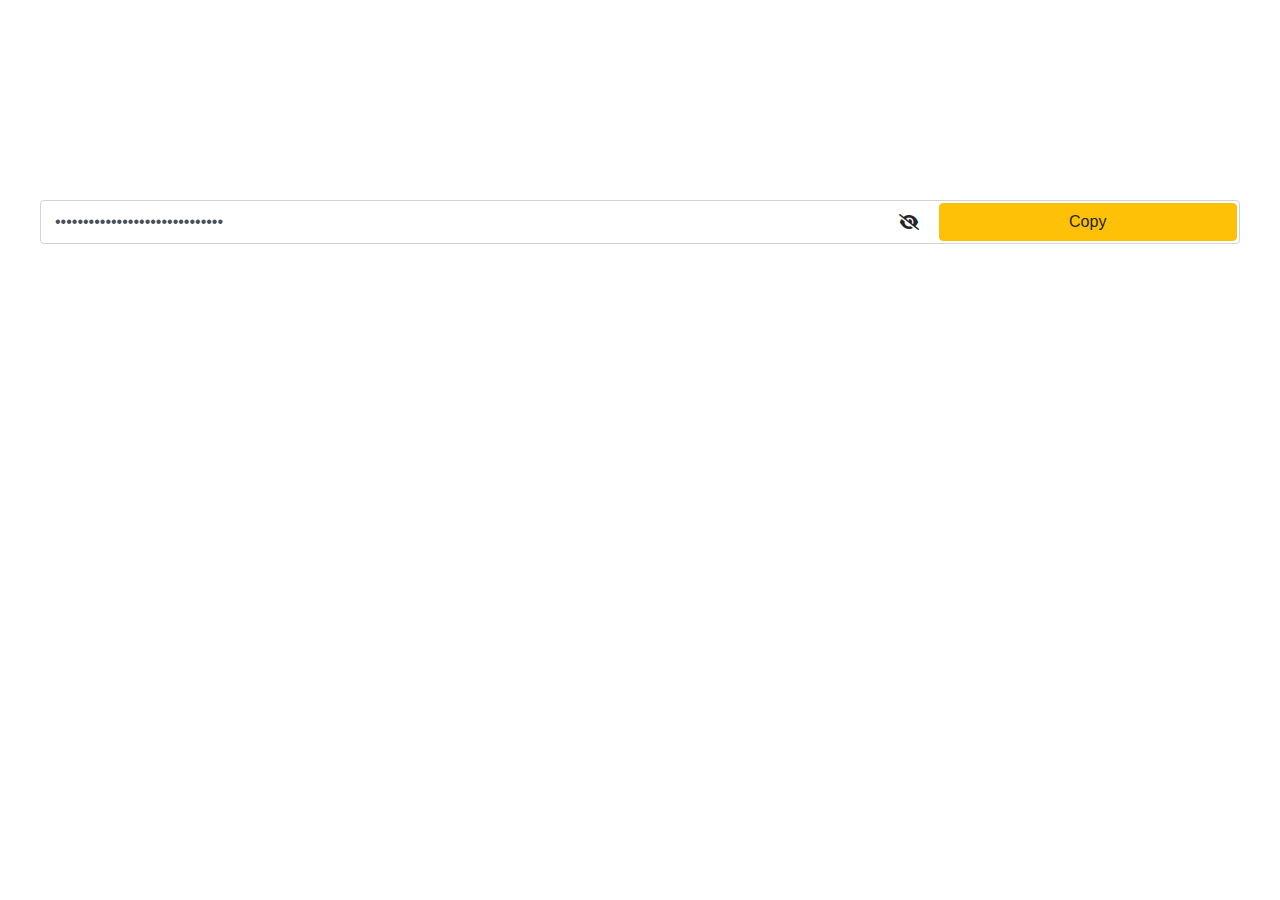
<file: pw/index.html>
<!DOCTYPE html>
<html lang="en">
<head>
    <meta charset="UTF-8">
    <meta http-equiv="X-UA-Compatible" content="IE=edge">
    <meta name="viewport" content="width=device-width, initial-scale=1.0">
    <link rel="stylesheet" href="https://cdnjs.cloudflare.com/ajax/libs/font-awesome/6.0.0-beta2/css/all.min.css">
    <link rel="stylesheet" href="https://stackpath.bootstrapcdn.com/bootstrap/4.3.1/css/bootstrap.min.css" integrity="sha384-ggOyR0iXCbMQv3Xipma34MD+dH/1fQ784/j6cY/iJTQUOhcWr7x9JvoRxT2MZw1T" crossorigin="anonymous">
    <title>PhongTr</title>
</head>
<style>
    * {
        padding: 0;
        margin: 0;
        box-sizing: border-box;
        text-decoration: none;
        list-style: none;
    }

    .wrap-form {
        width: 1200px;
        margin: 200px auto;
        display: flex;        
        border: 1px solid #ced4da;
        padding: 2px;
        border-radius: .25rem;
    }

    .myPW {
        width: 70%;        
        border: none;
    }

    #eyeIcon {
        flex-grow: 1;
        display: flex;
        justify-content: center;
        align-items: center;
    }

    .toggleBtn {
        width: 25%;
    }

    @media (max-width: 1023px) { 
        .wrap-form {
            width: 95%;
        }
    }

    @media (max-width: 739px) { 
        .wrap-form {
            flex-wrap: wrap;
            border: none;
            justify-content: space-between;
        }
        .myPW {                    
            border: 1px solid #ced4da;
            width: 80%;
        }
        #eyeIcon {
            width: 20%;
            background-color: #ebebeb;
        }
        .toggleBtn {
            position: fixed;
            bottom: 0;
            margin-top: 10px;
            width: 100%;
        }
    }
</style>
<body>
    <div class="form-group wrap-form">
        <input type="password" class="form-control myPW" value="9z_sjV4R@2!6PU8r9b?pynHS&F%q5D">
        <i class="fas fa-eye-slash" id="eyeIcon" onclick="togglePW()"></i>
        <button class="btn btn-warning toggleBtn" onclick="copyToClipboard()">Copy</button>
    </div>
</body>

<script>
    var inputElement = document.querySelector('.myPW');
    var showPWIcon = document.querySelector('#eyeIcon');

    function togglePW () {
        if(inputElement.type === 'password') {
            inputElement.type = 'text';
            showPWIcon.className = 'fas fa-eye';
        }
        else {
            inputElement.type = 'password';
            showPWIcon.className = 'fas fa-eye-slash';
        }
    }

    function copyToClipboard() {
        inputElement.select();
        inputElement.type = 'text';
        document.execCommand("copy");
        inputElement.type = 'password';
    }
</script>
</html>
</file>
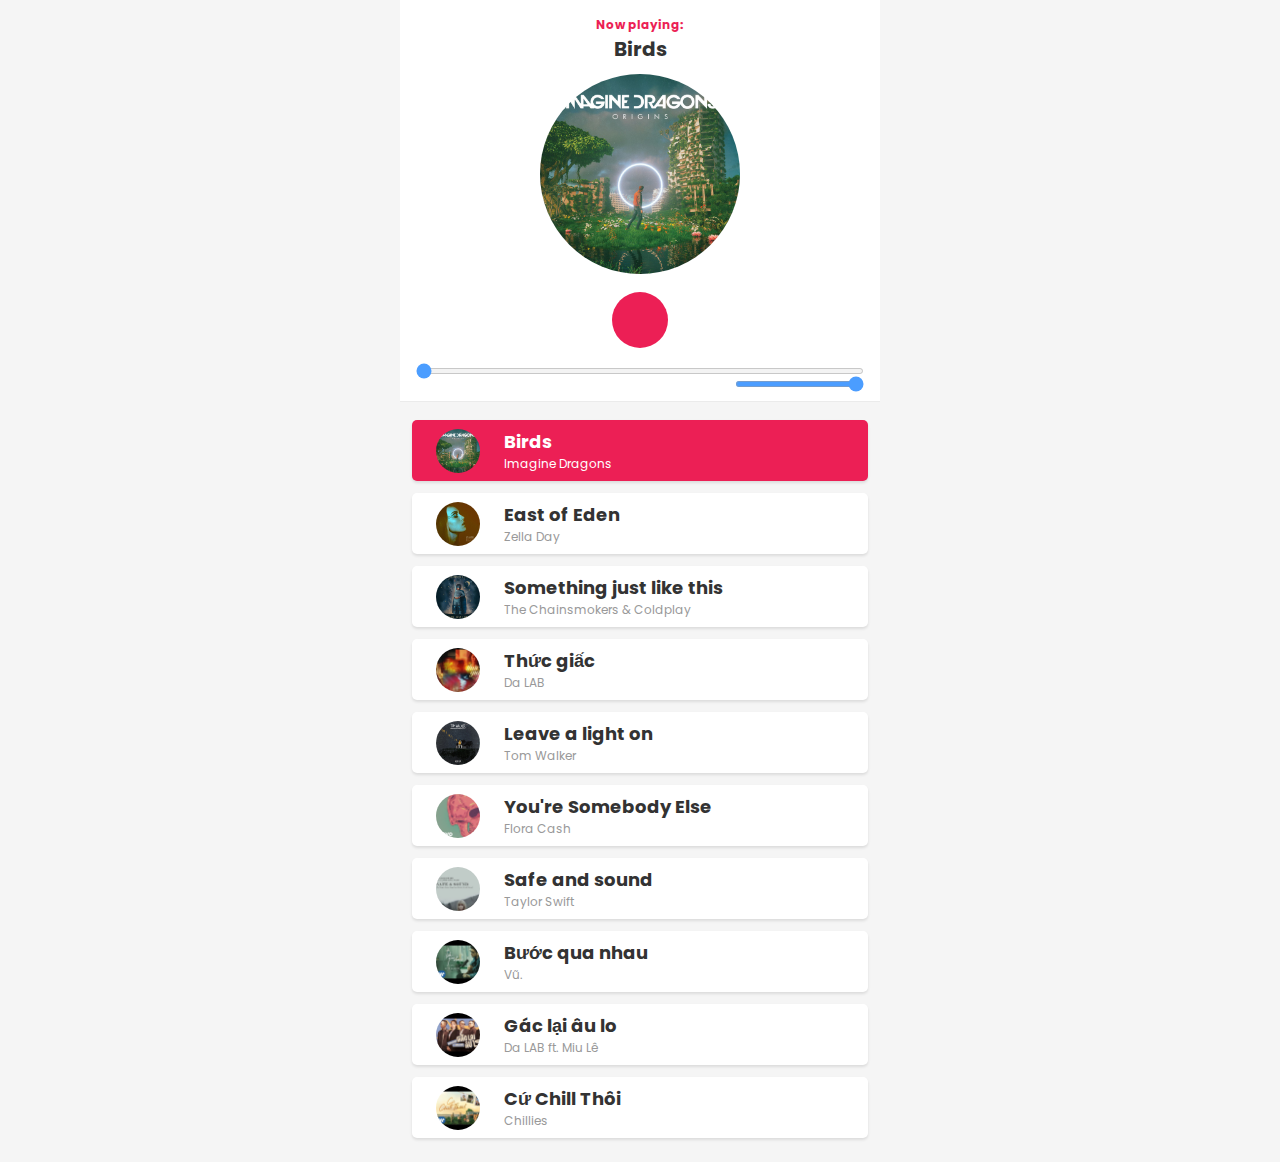
<file: f8/Music_player/index.html>
<!DOCTYPE html>
<html lang="en">
<head>
  <meta name="viewport" content="width=device-width, initial-scale=1.0">
  <title>Music player</title>
  <link rel="stylesheet" href="https://cdnjs.cloudflare.com/ajax/libs/font-awesome/5.15.2/css/all.min.css" integrity="sha512-HK5fgLBL+xu6dm/Ii3z4xhlSUyZgTT9tuc/hSrtw6uzJOvgRr2a9jyxxT1ely+B+xFAmJKVSTbpM/CuL7qxO8w==" crossorigin="anonymous" />
  <link rel="preconnect" href="https://fonts.gstatic.com">
  <link rel="icon" type="image/x-icon" href="./assets/favicon.ico">
  <link href="https://fonts.googleapis.com/css2?family=Poppins:wght@300;400;600&display=swap" rel="stylesheet">
  <link rel="stylesheet" href="./style.css">
</head>
<body>
  
  <div class="player">
    <!-- Dashboard -->
    <div class="dashboard">
      <!-- Header -->
      <header>
        <h4>Now playing:</h4>
        <h2>String 57th & 9th</h2>
      </header>

      <!-- CD -->
      <div class="cd">
        <div class="cd-thumb">
        </div>
      </div>

      <!-- Control -->
      <div class="control">
        <div class="btn btn-repeat">
          <i class="fas fa-redo"></i>
        </div>
        <div class="btn btn-prev">
          <i class="fas fa-step-backward"></i>
        </div>
        <div class="btn btn-toggle-play">
          <i class="fas fa-pause icon-pause"></i>
          <i class="fas fa-play icon-play"></i>
        </div>
        <div class="btn btn-next">
          <i class="fas fa-step-forward"></i>
        </div>
        <div class="btn btn-random">
          <i class="fas fa-random"></i>
        </div>
      </div>

      <input id="progress" class="progress" type="range" value="0" step="0.1" min="0" max="100">
      <div class="volume-range">
        <i class="fas fa-volume-up"></i>
        <input  class="volume" type="range" value="1"  min="0" max="1" step="0.05"> 
      </div>

      <audio id="audio" src=""></audio>
    </div>

    <!-- Playlist -->
    <div class="playlist">
    </div>
  </div>

  <!-- Design from: https://static.collectui.com/shots/3671744/musicloud-revolutionary-app-for-music-streaming-large -->
</body>
<script src="./main.js"></script>
</html>
</file>
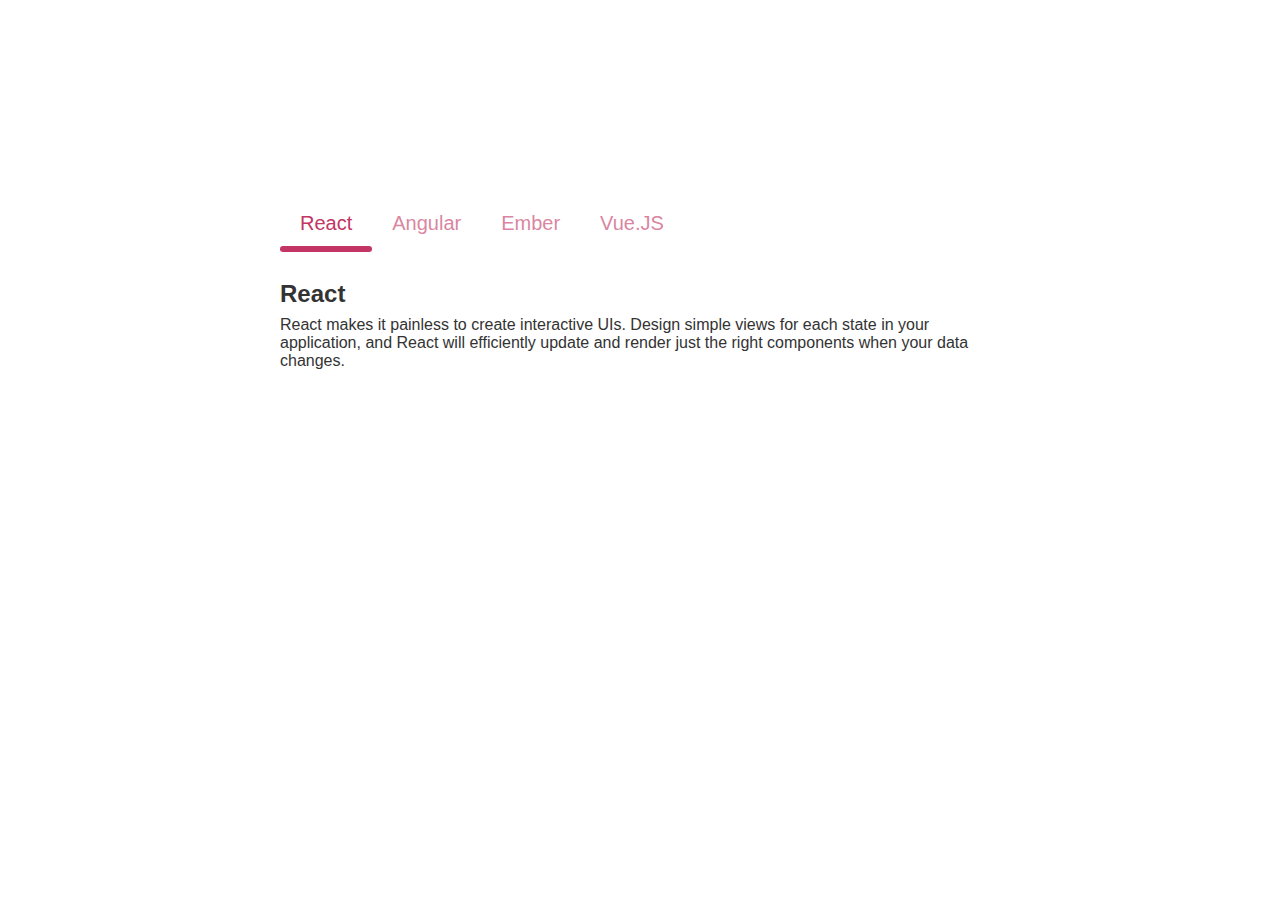
<file: f8/tabs_UI/index.html>
<!DOCTYPE html>
<html lang="en">
<head>
  <meta charset="UTF-8">
  <meta name="viewport" content="width=device-width, initial-scale=1.0">
  <link rel="stylesheet" href="./style.css">
  <title>Tabs</title>
</head>
<body>
  <div>
    <!-- Tab items -->
    <div class="tabs">
      <div class="tab-item active">
        <i class="tab-icon fas fa-code"></i>
        React
      </div>
      <div class="tab-item">
        <i class="tab-icon fas fa-cog"></i>
        Angular
      </div>
      <div class="tab-item">
        <i class="tab-icon fas fa-plus-circle"></i>
        Ember
      </div>
      <div class="tab-item">
        <i class="tab-icon fas fa-pen-nib"></i>
        Vue.JS
      </div>
      <div class="line"></div>
    </div>

    <!-- Tab content -->
    <div class="tab-content">
      <div class="tab-pane active">
        <h2>React</h2>
        <p>React makes it painless to create interactive UIs. Design simple views for each state in your application, and React will efficiently update and render just the right components when your data changes.</p>
      </div>
      <div class="tab-pane">
        <h2>Angular</h2>
        <p>Angular is an application design framework and development platform for creating efficient and sophisticated single-page apps.</p>
      </div>
      <div class="tab-pane">
        <h2>Ember</h2>
        <p>Ember.js is a productive, battle-tested JavaScript framework for building modern web applications. It includes everything you need to build rich UIs that work on any device.</p>
      </div>
      <div class="tab-pane">
        <h2>Vue.js</h2>
        <p>Vue (pronounced /vjuː/, like view) is a progressive framework for building user interfaces. Unlike other monolithic frameworks, Vue is designed from the ground up to be incrementally adoptable. </p>
      </div>
    </div>
  </div>
</body>
<script src="./main.js"></script>
</html>
</file>
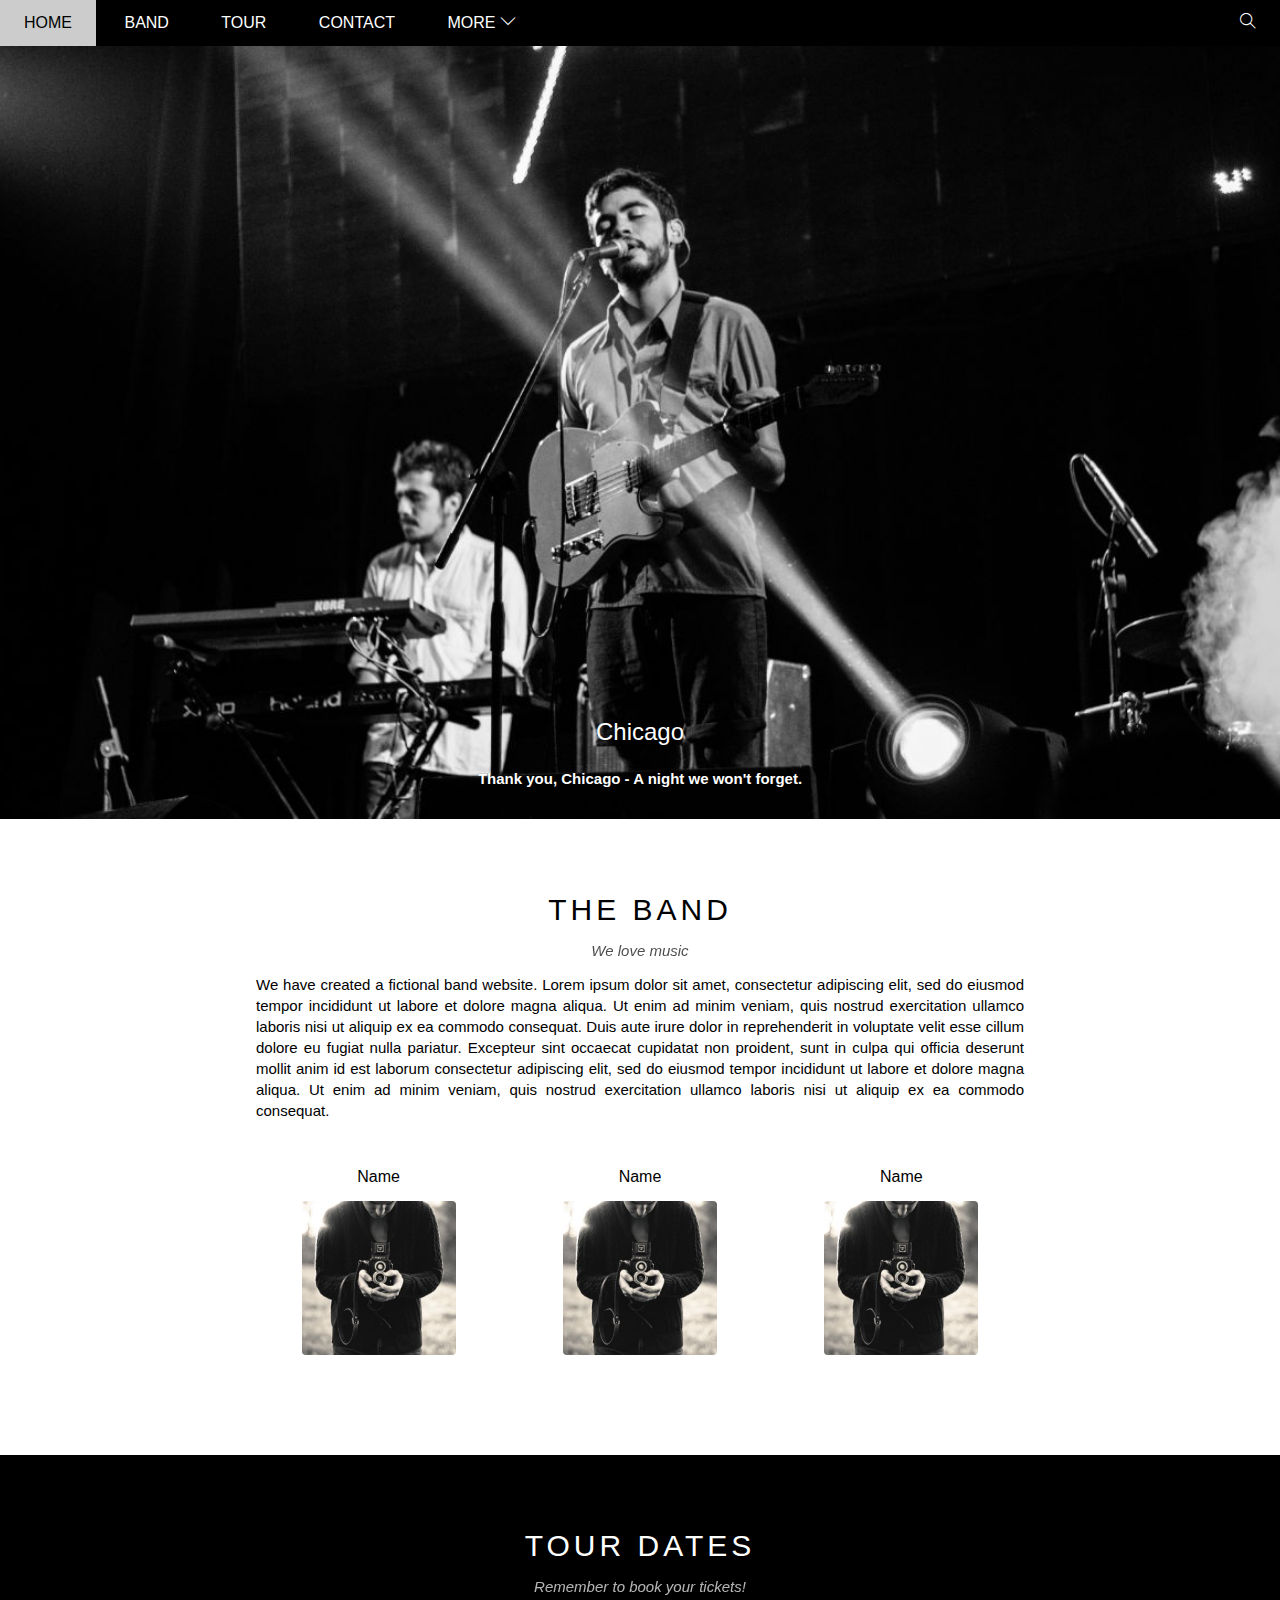
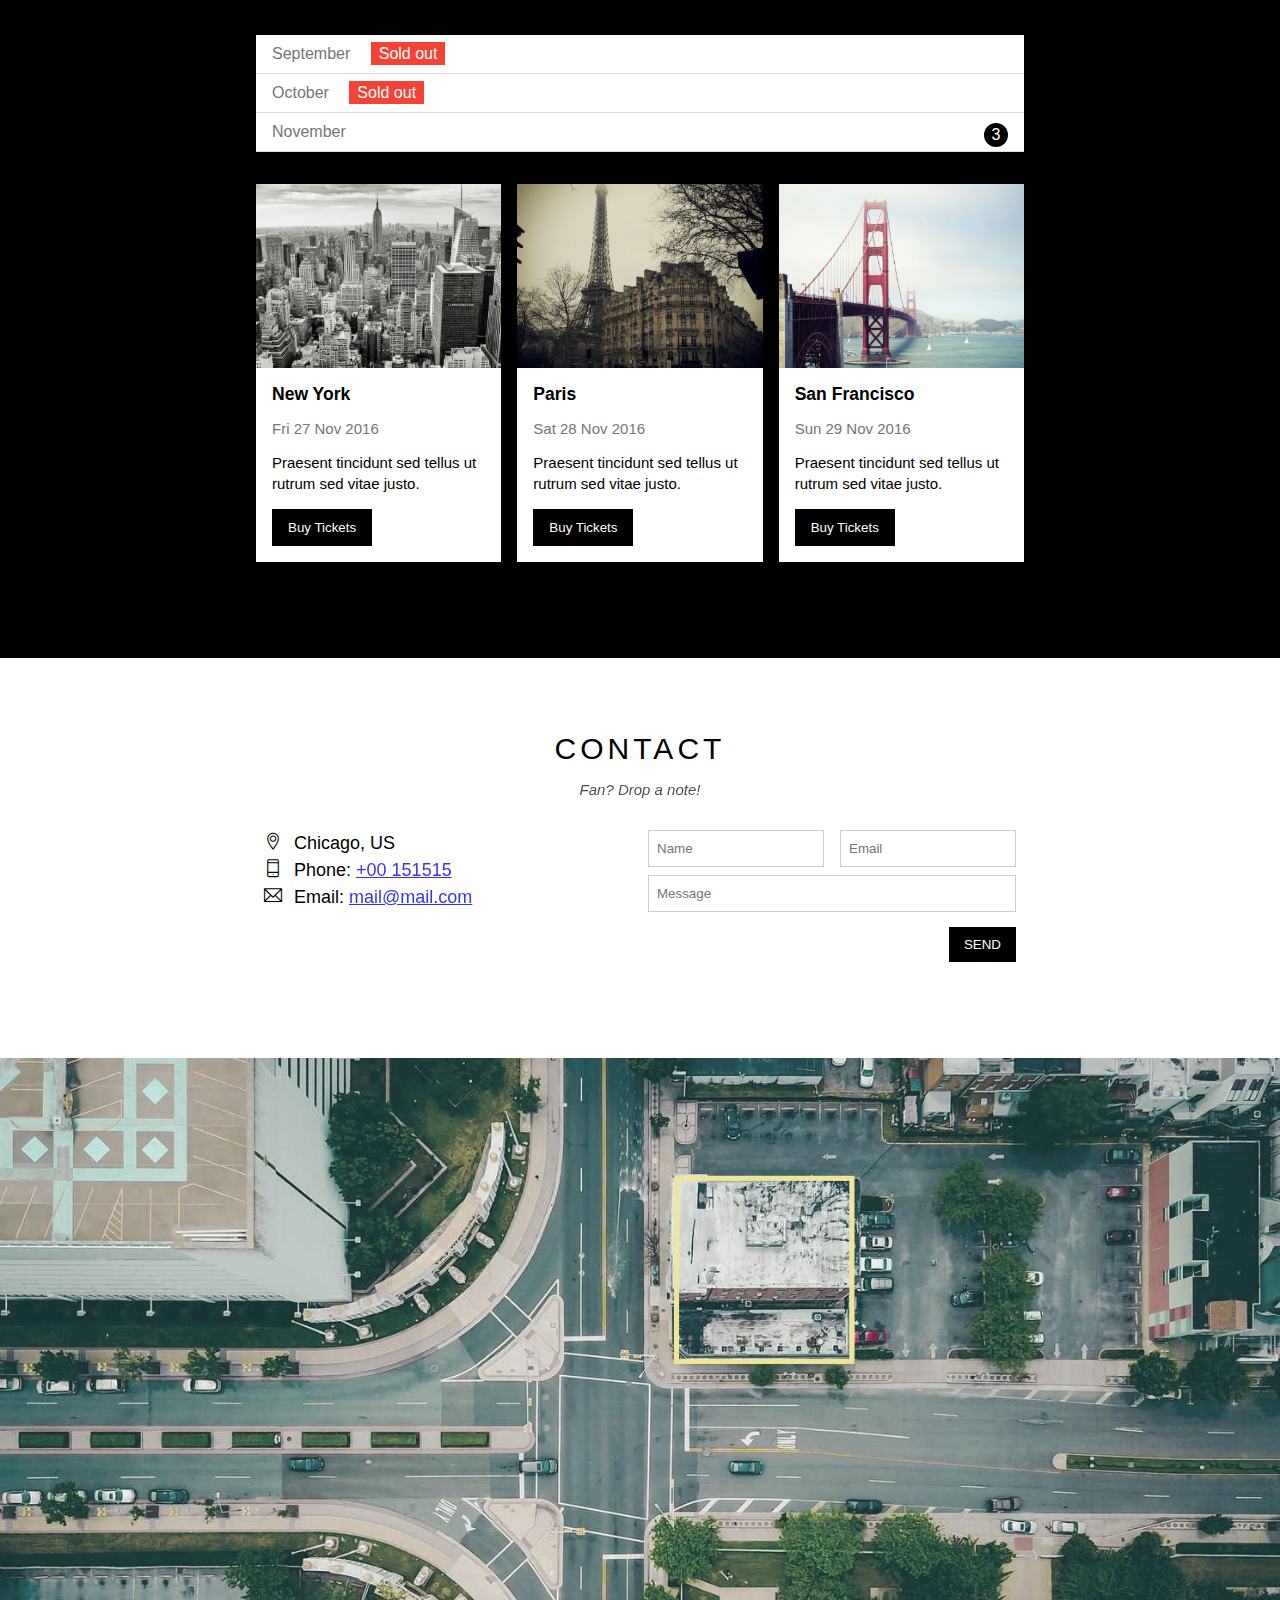
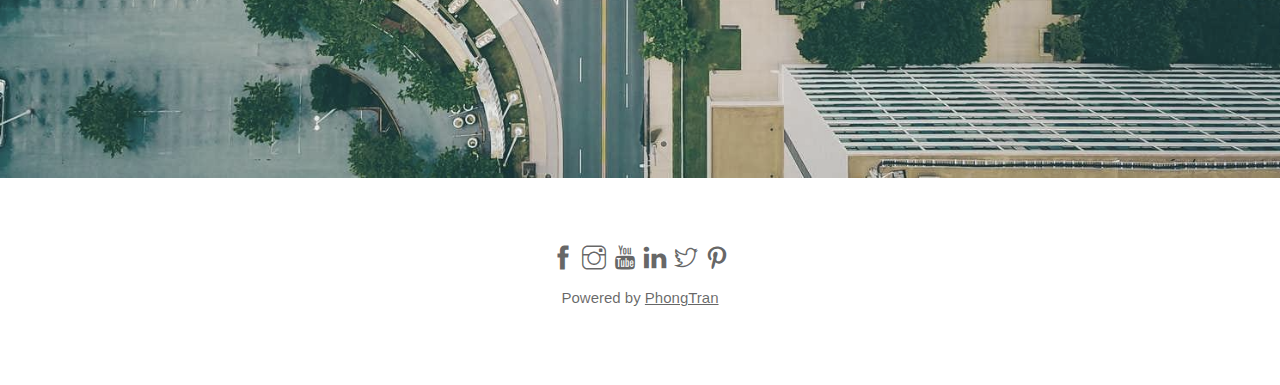
<file: f8/w3_theBand/index.html>
<!DOCTYPE html>
<html lang="en">
<head>
    <meta charset="UTF-8">
    <meta http-equiv="X-UA-Compatible" content="IE=edge">
    <meta name="viewport" content="width=device-width, initial-scale=1.0">
    <title>The band</title>
    <link rel="icon" href="./assets/img/fire-guitar-icon.png" type="image/png" sizes="16x16">
    <link rel="stylesheet" href="assets/css/style.css">
    <link rel="stylesheet" href="assets/css/responsive.css">
    <link rel="stylesheet" href="assets/themify-icons/themify-icons.css">
</head>
<body>
    <div id="main">
        <div id="header">
            <ul id="nav">
                <li><a href="#">Home</a></li>
                <li><a href="#band">Band</a></li>
                <li><a href="#tour">Tour</a></li>
                <li><a href="#contact">Contact</a></li>
                <li>
                    <a href="#">
                        More
                        <i class="ti-angle-down"></i>
                    </a>
                    <ul class="subnav">
                        <li><a href="#">Merchandise</a></li>
                        <li><a href="#">Extras</a></li>
                        <li><a href="#">Media</a></li>
                    </ul>
                </li>
            </ul>

            <div id="search-btn">
                <i class="ti-search"></i>
            </div>

            <div id="mobile-menu-btn">
                <i class="menu-icon ti-menu"></i>
            </div>
        </div>

        <div id="slider">
            <div class="text-content">
                <h2 class="text-heading">Chicago</h2>
                <h3 class="text-description">Thank you, Chicago - A night we won't forget.</h3>
            </div>            
        </div>

        <div id="content">
            <!-- Band section -->
            <div id="band" class="content-section">
                <h2 class="section-heading">THE BAND</h2>
                <p class="section-sub-heading">We love music</p>
                <p class="about-text">
                    We have created a fictional band website. Lorem ipsum dolor sit amet, consectetur adipiscing elit, sed do eiusmod tempor incididunt ut labore et dolore magna aliqua. Ut enim ad minim veniam, quis nostrud exercitation ullamco laboris nisi ut aliquip ex ea commodo consequat. Duis aute irure dolor in reprehenderit in voluptate velit esse cillum dolore eu fugiat nulla pariatur. Excepteur sint occaecat cupidatat non proident, sunt in culpa qui officia deserunt mollit anim id est laborum consectetur adipiscing elit, sed do eiusmod tempor incididunt ut labore et dolore magna aliqua. Ut enim ad minim veniam, quis nostrud exercitation ullamco laboris nisi ut aliquip ex ea commodo consequat.
                </p>

                <div class="member-list row">
                    <div class="member-item col three-col s-col-full">
                        <p class="member-name">Name</p>
                        <img class="member-img" src="./assets/img/band/bandmember.jpg" alt="member">
                    </div>

                    <div class="member-item col three-col s-col-full">
                        <p class="member-name">Name</p>
                        <img class="member-img" src="./assets/img/band/bandmember.jpg" alt="member">
                    </div>

                    <div class="member-item col three-col s-col-full">
                        <p class="member-name">Name</p>
                        <img class="member-img" src="./assets/img/band/bandmember.jpg" alt="member">
                    </div>

                </div>

            </div>

            <!-- Tour section -->
            <div id="tour" class="tour-section">
                <div class="content-section">
                    <h2 class="section-heading text-color-white">TOUR DATES</h2>
                    <p class="section-sub-heading text-color-white">Remember to book your tickets!</p>
                    <ul id="tickets-list">
                        <li>September <span class="sold-out text-color-white">Sold out</span></li>
                        <li>October <span class="sold-out text-color-white">Sold out</span></li>
                        <li>November <span class="quantity text-color-white">3</span></li>
                    </ul>

                    <div class="row places-list">
                        <div class="col three-col s-col-full mt-16">
                            <img src="./assets/img/places/place1.jpg" alt="New York" class="place-img">
                            <div class="place-body">
                                <h3 class="place-heading">New York</h3>
                                <p class="place-time">Fri 27 Nov 2016</p>
                                <p class="place-desc">Praesent tincidunt sed tellus ut rutrum sed vitae justo.</p>
                                <button class="place-buy-btn js-buy-btn s-col-full">Buy Tickets</button>
                            </div>
                        </div>

                        <div class="col three-col s-col-full mt-16">
                            <img src="./assets/img/places/place2.jpg" alt="Paris" class="place-img">
                            <div class="place-body">
                                <h3 class="place-heading">Paris</h3>
                                <p class="place-time">Sat 28 Nov 2016</p>
                                <p class="place-desc">Praesent tincidunt sed tellus ut rutrum sed vitae justo.</p>
                                <button class="place-buy-btn js-buy-btn s-col-full">Buy Tickets</button>
                            </div>
                        </div>

                        <div class="col three-col s-col-full mt-16">
                            <img src="./assets/img/places/place3.jpg" alt="San Francisco" class="place-img">
                            <div class="place-body">
                                <h3 class="place-heading">San Francisco</h3>
                                <p class="place-time">Sun 29 Nov 2016</p>
                                <p class="place-desc">Praesent tincidunt sed tellus ut rutrum sed vitae justo.</p>
                                <button class="place-buy-btn js-buy-btn s-col-full">Buy Tickets</button>
                            </div>
                        </div>
                    </div>
                </div>
            </div>

            <!-- Contact section -->
            <div id="contact" class="content-section">
                <h2 class="section-heading">CONTACT</h2>
                <p class="section-sub-heading">Fan? Drop a note!</p>

                <div class="row contact-content">
                    <div class="col two-col contact-info s-col-full">
                        <p><i class="ti-location-pin"></i>Chicago, US</p>
                        <p><i class="ti-mobile"></i>Phone: <a href="tel:+00 151515">+00 151515</a></p>
                        <p><i class="ti-email"></i>Email: <a href="mailto:mail@mail.com">mail@mail.com</a></p>
                    </div>
                    
                    <div class="col two-col contact-form s-col-full s-mt-8">
                        <form action="">
                            <div class="row">
                                <div class="col two-col s-col-full">
                                    <input type="text" placeholder="Name" required class="form-control">
                                </div>
    
                                <div class="col two-col s-col-full s-mt-8">
                                    <input type="text" placeholder="Email" required class="form-control ">
                                </div>
    
                                <div class="col full-col">
                                    <input type="text" placeholder="Message" class="form-control mt-8">
                                </div>
                            </div>

                            <input type="submit" value="SEND" class="mt-16 contact-submit-btn s-col-full">
                        </form>
                    </div>
                </div>
            </div>
            <div class="map-section">
                <img src="./assets/img/map.jpg" alt="map" class="map">
            </div>
        </div>

        <!-- footer -->
        <div id="footer">
            <div class="social-list">
                <a href="https://www.facebook.com/tranphong.ff/"><i class="ti-facebook"></i></a>
                <a href="#"><i class="ti-instagram"></i></a>
                <a href="#"><i class="ti-youtube"></i></a>
                <a href="#"><i class="ti-linkedin"></i></a>
                <a href="#"><i class="ti-twitter"></i></a>
                <a href="#"><i class="ti-pinterest"></i></a>
            </div>

            <p class="copyright">Powered by <a href="https://www.facebook.com/tranphong.ff/">PhongTran</a></p>
        </div>

        <!-- Modal -->
        <div class="modal js-modal">
            <div class="modal-container js-modal-container">
                <div class="modal-heading">
                    <i class="modal-close-btn ti-close js-close-btn"></i>
                    <i class="ti-bag"></i>
                    Tickets
                </div>
                <div class="modal-body">
                    <label for="quantiy-input" class="modal-lbl">
                        <i class="ti-shopping-cart"></i>
                        Tickets, $15 per person
                    </label>
                    <input type="text" class="modal-input" placeholder="How many?" id="quantiy-input">

                    <label for="email-input" class="modal-lbl">
                        <i class="ti-user"></i>
                        Send To
                    </label>
                    <input type="text" class="modal-input" placeholder="Enter email" id="email-input">
                    
                    <button class="modal-buy-btn">
                        PAY <i class="ti-check"></i>
                    </button>

                    <p class="modal-help">Need <a href="#" class="help-link">help?</a></p>
                </div>
            </div>
        </div>
    </div>    
    <script>
        const buyBtns = document.querySelectorAll('.js-buy-btn')
        const modal = document.querySelector('.js-modal')
        const closeBtn = document.querySelector('.js-close-btn')
        const modalContainer = document.querySelector('.js-modal-container')
    
        function showBuyTickets() {
            modal.classList.add('display')
        }
    
        function hideBuyTickets() {
            modal.classList.remove('display')
        }
    
        for (const buyBtn of buyBtns) {
            buyBtn.addEventListener('click', showBuyTickets)
        }
    
        closeBtn.addEventListener('click', hideBuyTickets)
        modal.addEventListener('click', hideBuyTickets)
        modalContainer.addEventListener('click', function (event) {
            event.stopPropagation()
        })
        
    </script>

    <script>
        var header = document.getElementById('header');
        var mobileMenu = document.getElementById('mobile-menu-btn');
        var headerHeight = header.clientHeight;

        mobileMenu.onclick = function () {
            var isClose = header.clientHeight === headerHeight;
            if(isClose) {
                header.style.height = 'auto';
            }
            else {
                header.style.height = null;
            }
        }

        var menuItems = document.querySelectorAll('#nav li a[href*="#"] ');
        for (let i = 0; i < menuItems.length; i++) {
            var menuItem = menuItems[i];
            
            menuItem.onclick = function (event) {
                var isParentMenu = this.nextElementSibling && this.nextElementSibling.classList.contains('subnav');
                if(isParentMenu){
                    event.preventDefault();
                }else {
                    header.style.height = null;
                }
            }
        }
    </script>
</body>

</html>
</file>
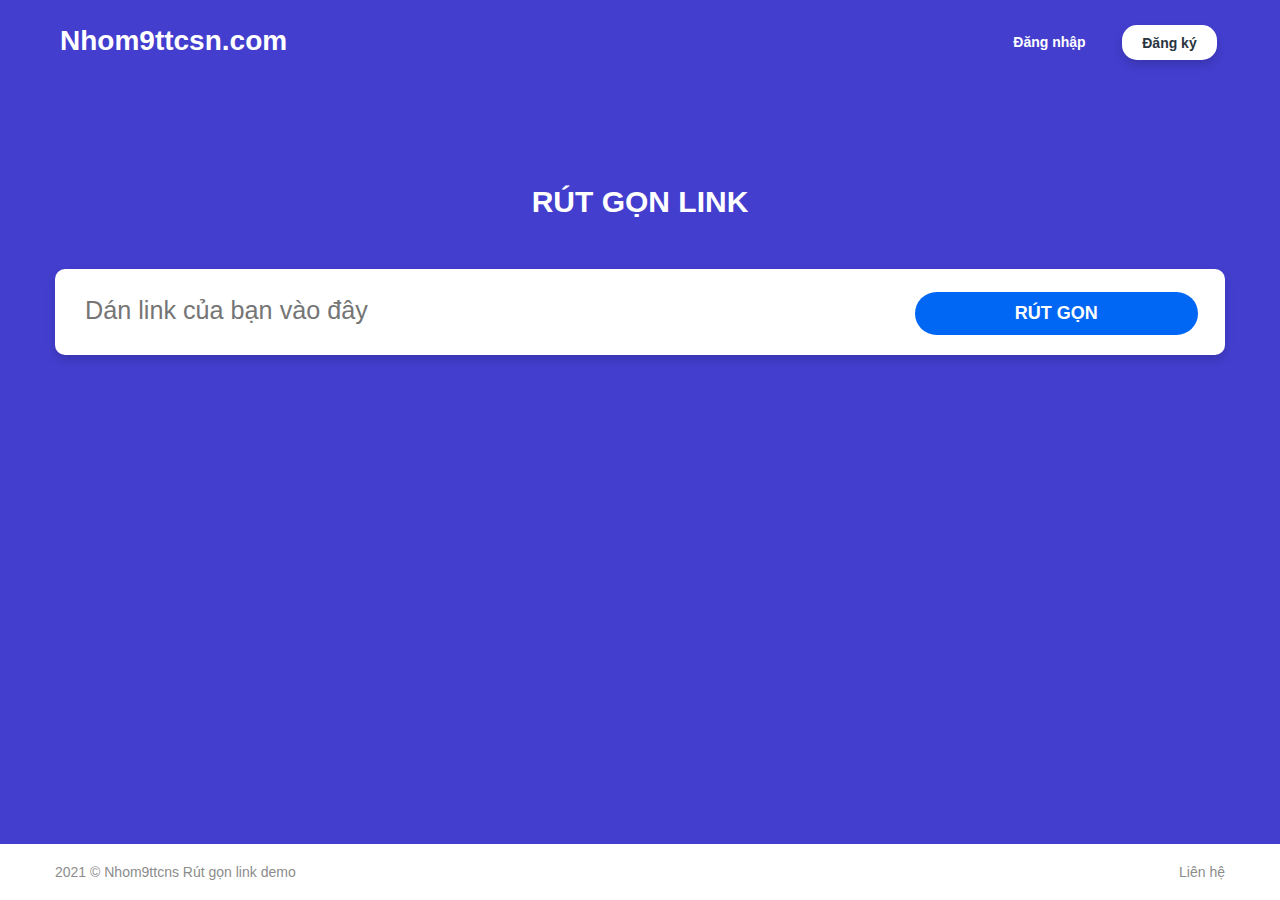
<file: Fs/demo_ttcsn/index.html>
<!DOCTYPE html>
<html>
<head>
	<title>Nhóm 9 - Rút gọn link</title>
	<meta charset="utf-8">
	<meta name="author" content="108FE7h">
 	<meta name="viewport" content="width=device-width, initial-scale=1.0">
 	<link rel="stylesheet" type="text/css" href="style.css">

</head>
<body>
<!-- Header -->
<header>
	<div id="wrap">
		<div id="left-header">
			<h1><a href="#">Nhom9ttcsn.com</a></h1>
		</div>
		<div id="right-header">
			<a href="#" id="login">Đăng nhập</a>
			<a href="#" id="register">Đăng ký</a>
		</div>
	</div>
</header>
<!-- End header -->
<!-- Main -->
<div id="main">
	<h2>Rút gọn link</h2>
	<div id="main-form">
		<input type="text" name="url" placeholder="Dán link của bạn vào đây">
		<button>Rút gọn</button>
	</div>
</div>
<!-- End main -->
<!-- Footer -->
<footer>
	<div id="conntainer-footer">
		<span>2021 &#169 Nhom9ttcns Rút gọn link demo</span>
		<span id="contact"><a href="https://www.facebook.com/tranphong.ff/">Liên hệ</a></span>
	</div>
</footer>
</body>
</html>
</file>
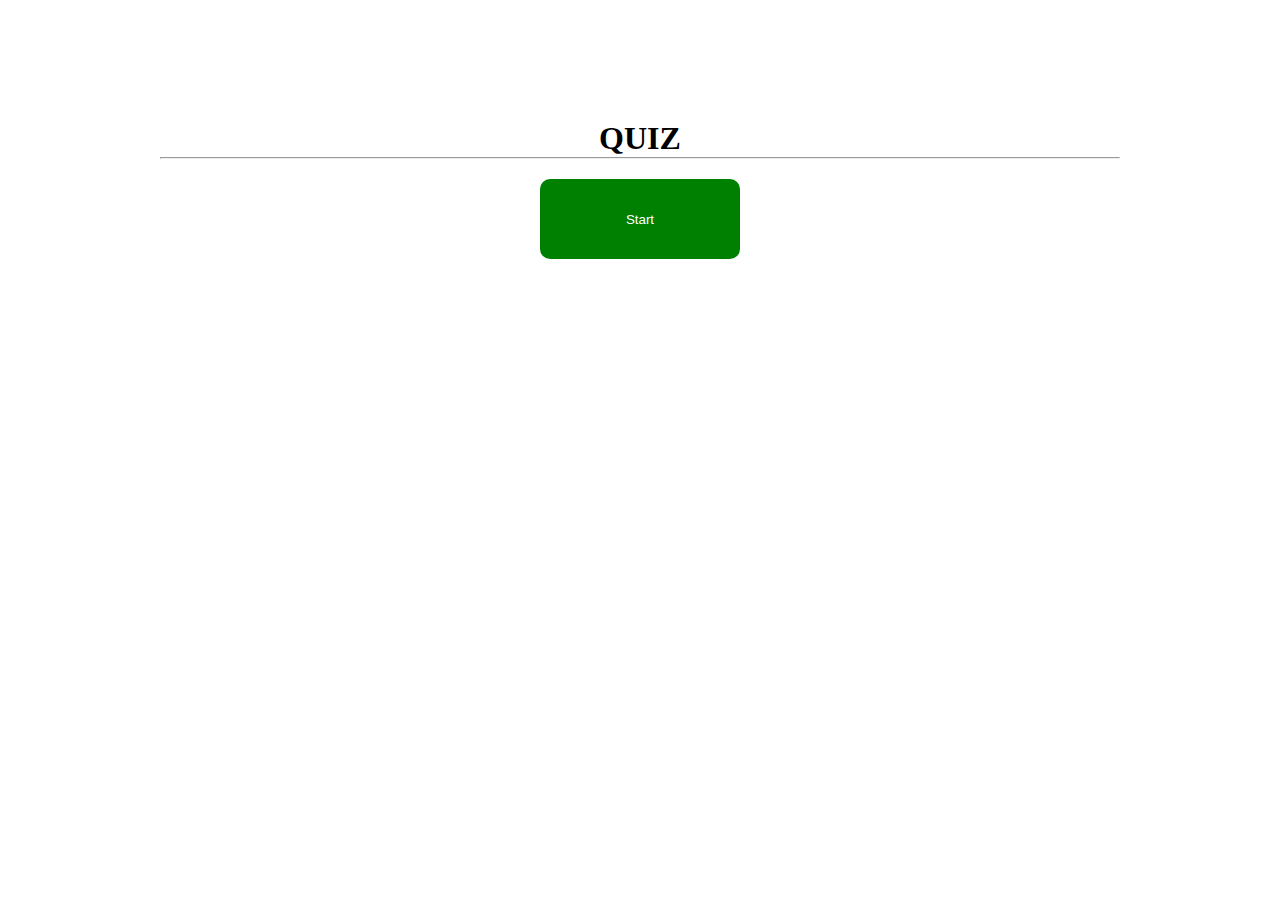
<file: Fs/Quiz_vuejs/index.html>
<!DOCTYPE html><html lang=""><head><meta charset="utf-8"><meta http-equiv="X-UA-Compatible" content="IE=edge"><meta name="viewport" content="width=device-width,initial-scale=1"><link rel="icon" href="favicon.ico"><title>Quiz</title><link href="css/app.ded2a57b.css" rel="preload" as="style"><link href="js/app.b2a2fc6e.js" rel="preload" as="script"><link href="js/chunk-vendors.5a5a5781.js" rel="preload" as="script"><link href="css/app.ded2a57b.css" rel="stylesheet"></head><body><noscript><strong>We're sorry but hocvue doesn't work properly without JavaScript enabled. Please enable it to continue.</strong></noscript><div id="app"></div><script src="js/chunk-vendors.5a5a5781.js"></script><script src="js/app.b2a2fc6e.js"></script></body></html>
</file>
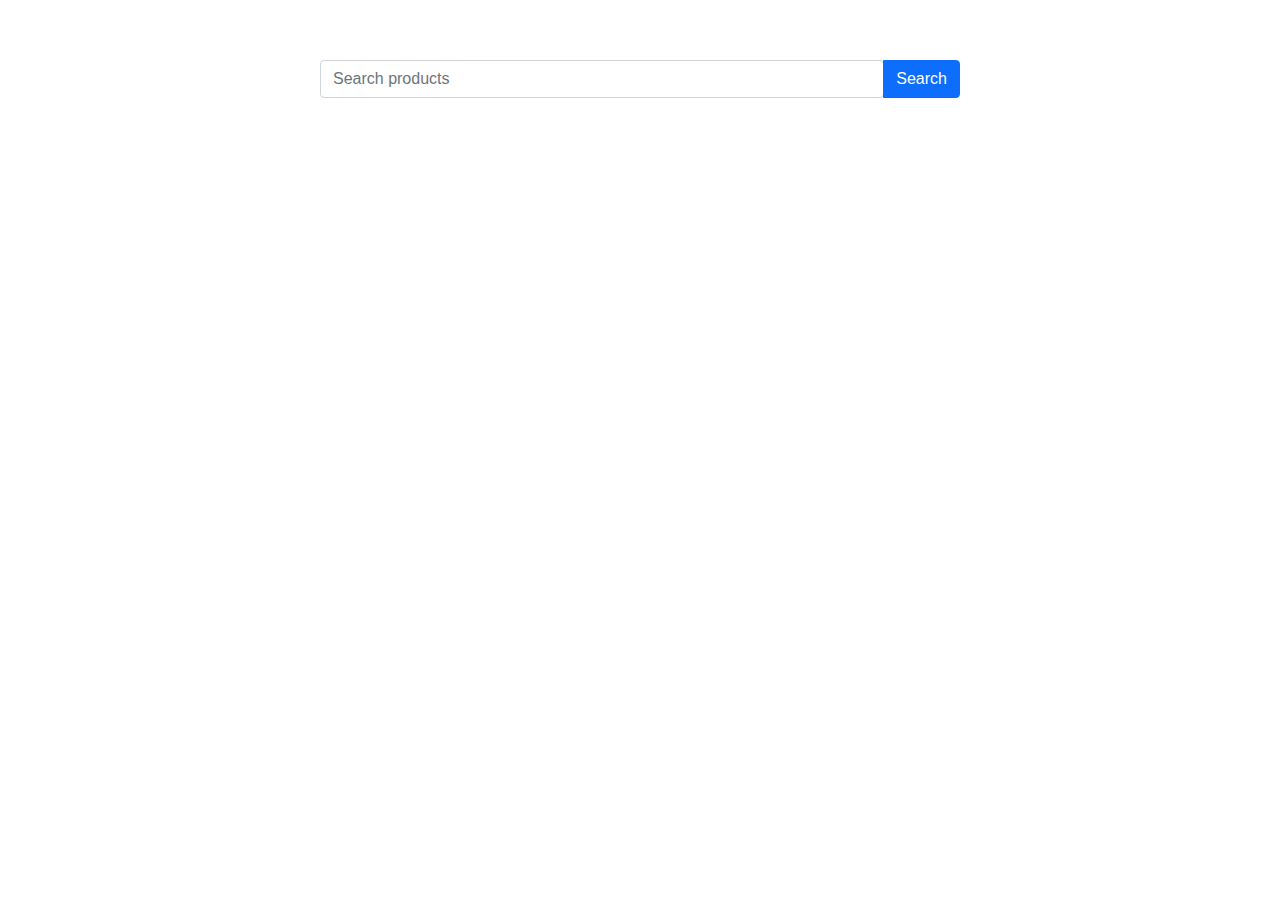
<file: Fs/Search_products/index.html>
<!DOCTYPE html><html lang=""><head><meta charset="utf-8"><meta http-equiv="X-UA-Compatible" content="IE=edge"><meta name="viewport" content="width=device-width,initial-scale=1"><link rel="icon" href="favicon.ico"><title>search_products</title><link href="css/app.6616b37f.css" rel="preload" as="style"><link href="css/chunk-vendors.9b9fa459.css" rel="preload" as="style"><link href="js/app.ddf3b465.js" rel="preload" as="script"><link href="js/chunk-vendors.c5372d37.js" rel="preload" as="script"><link href="css/chunk-vendors.9b9fa459.css" rel="stylesheet"><link href="css/app.6616b37f.css" rel="stylesheet"></head><body><noscript><strong>We're sorry but search_products doesn't work properly without JavaScript enabled. Please enable it to continue.</strong></noscript><div id="app"></div><script src="js/chunk-vendors.c5372d37.js"></script><script src="js/app.ddf3b465.js"></script></body></html>
</file>
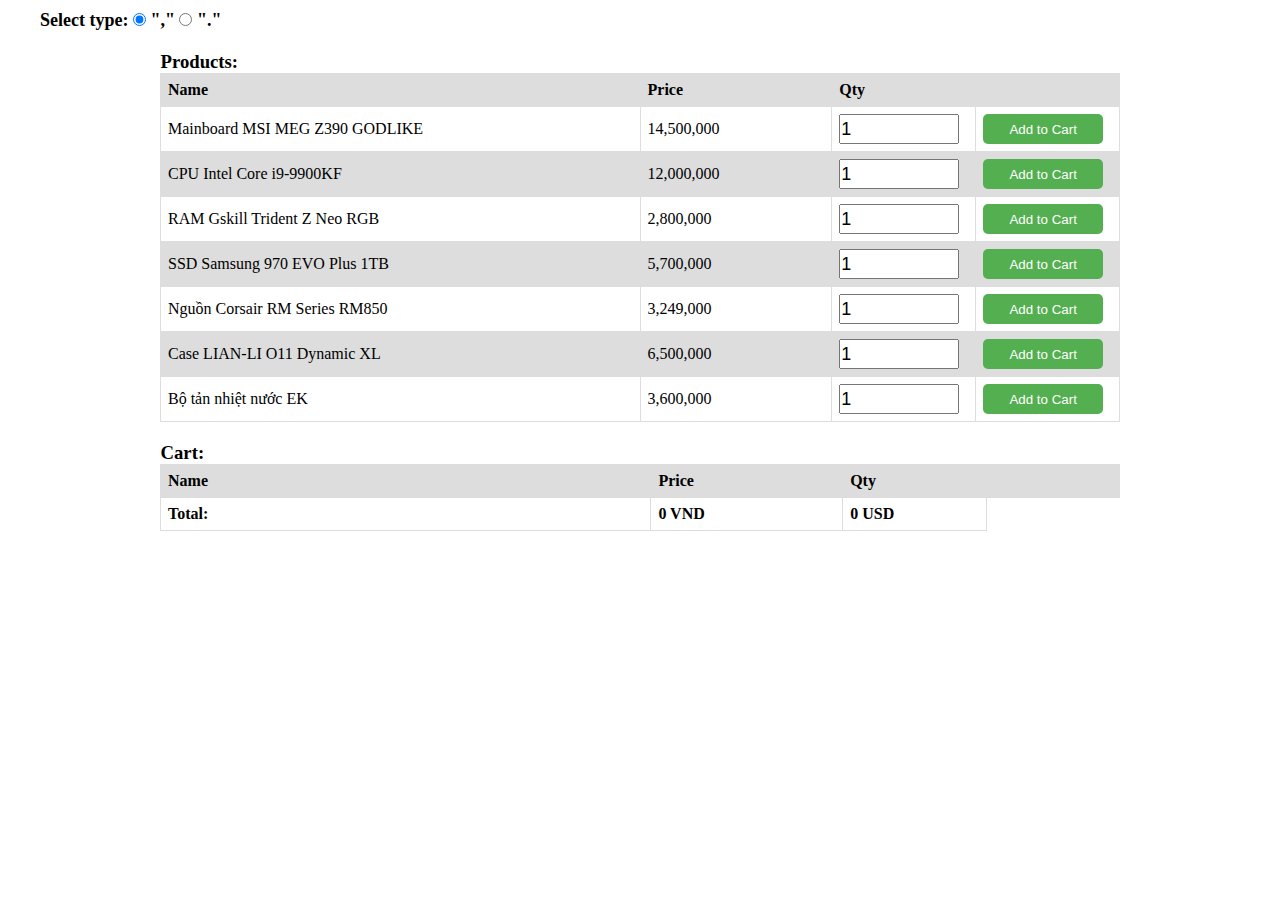
<file: Fs/shopping_filter/index.html>
<!DOCTYPE html><html lang=""><head><meta charset="utf-8"><meta http-equiv="X-UA-Compatible" content="IE=edge"><meta name="viewport" content="width=device-width,initial-scale=1"><link rel="icon" href="favicon.ico"><title>shopping_filter</title><link href="css/app.91646086.css" rel="preload" as="style"><link href="js/app.404abb24.js" rel="preload" as="script"><link href="js/chunk-vendors.1047592e.js" rel="preload" as="script"><link href="css/app.91646086.css" rel="stylesheet"></head><body><noscript><strong>We're sorry but shopping_filter doesn't work properly without JavaScript enabled. Please enable it to continue.</strong></noscript><div id="app"></div><script src="js/chunk-vendors.1047592e.js"></script><script src="js/app.404abb24.js"></script></body></html>
</file>
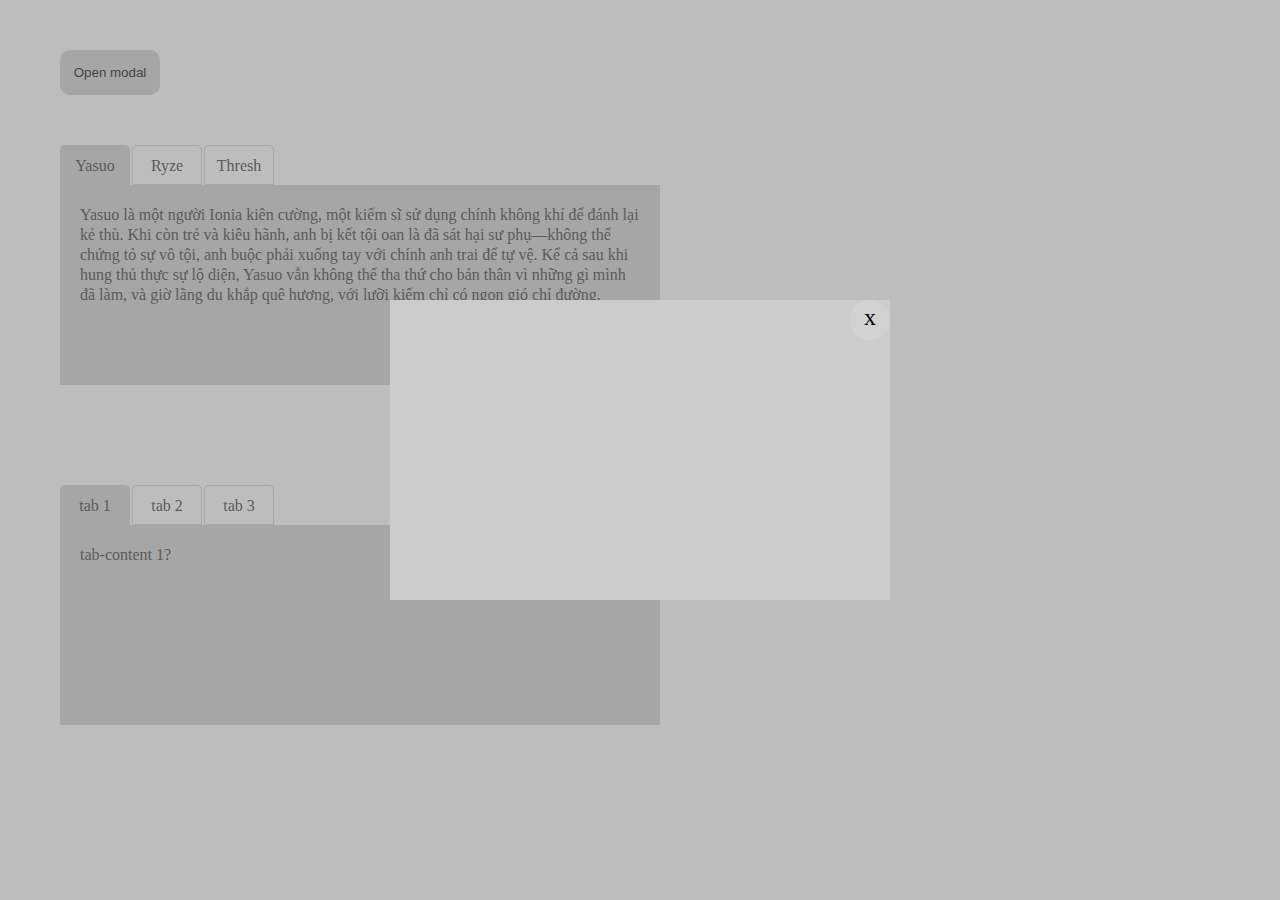
<file: Fs/tab-modal/index.html>
<!DOCTYPE html>
<html>
<head>
	<title>tab-modal</title>
	<meta charset="utf-8">
	<meta name="viewport" content="width=device-width, initial-scale=1">
	<link rel="stylesheet" type="text/css" href="style.css">
</head>
<body>

	<!-- modal -->
	<div class="overlay active">
		<div id="modal" ><span>x</span></div>
	</div>

	
	<div id="main-content">

		<button id="button-modal">Open modal</button>
		<!-- tab -->

		<div id="tab-1">
				<div class="tab-zone clicked">
					<span >Yasuo</span>
					<p class="tab-content">Yasuo là một người Ionia kiên cường, một kiếm sĩ sử dụng chính không khí để đánh lại kẻ thù. Khi còn trẻ và kiêu hãnh, anh bị kết tội oan là đã sát hại sư phụ—không thể chứng tỏ sự vô tội, anh buộc phải xuống tay với chính anh trai để tự vệ. Kể cả sau khi hung thủ thực sự lộ diện, Yasuo vẫn không thể tha thứ cho bản thân vì những gì mình đã làm, và giờ lãng du khắp quê hương, với lưỡi kiếm chỉ có ngọn gió chỉ đường.</p>
				</div>

				<div class="tab-zone">
					<span>Ryze</span>
					<p class="tab-content">Được nhiều người coi là một trong những phù thủy cao tay ấn nhất Runeterra, Ryze là vị đại pháp sư cổ xưa, già dặn với gánh nặng không tưởng đè trên vai. Sở hữu sức mạnh không giới hạn và vốn hiểu biết sâu rộng về kiến thức thần bí, ông dành cả đời tìm kiếm Cổ Ngữ Thế Giới—những mảnh vụn ma thuật nguyên bản đã từng tạo nên thế giới từ hư không. Ông phải thu thập những ký tự đó trước khi chúng rơi vào tay kẻ xấu, bởi dù đã góp phần hình thành Runeterra, tiềm năng phá hủy nơi này của chúng cũng chẳng kém cạnh gì.</p>
				</div>

				<div class="tab-zone">
					<span>Thresh</span>
					<p class="tab-content">Tàn độc và xảo trá, Thresh là một linh hồn tà ác mạnh mẽ và đầy tham vọng nơi Quần Đảo Bóng Đêm. Từng là người nắm giữ vô số bí mật về cổ thuật, hắn ta đã được tái tạo bởi một nguồn sức mạnh vượt trên cả sự sống lẫn cái chết, và giờ hắn tự duy trì bản thân bằng cách tra tấn và phá hủy kẻ khác bằng thứ ác tâm chậm rãi và đau đớn. Những nạn nhân của hắn sẽ phải chịu sự đọa đày khủng khiếp hơn rất nhiều so với nơi trần thế, khi Thresh gieo rắc nỗi thống khổ lên chính linh hồn họ, giam cầm họ trong chiếc lồng đèn quỷ quái của mình, tra tấn họ đời đời kiếp kiếp.</p>
				</div>				
		</div>

		<div id="tab-2">
				<div class="tab-zone clicked">
					<span >tab 1</span>
					<p class="tab-content">tab-content 1?</p>
				</div>

				<div class="tab-zone">
					<span>tab 2</span>
					<p class="tab-content">tab-content 2??</p>
				</div>

				<div class="tab-zone">
					<span>tab 3</span>
					<p class="tab-content">tab-content 3???</p>
				</div>				
		</div>

	</div>
</body>
	<script type="text/javascript" src="script.js"></script>
</html>
</file>
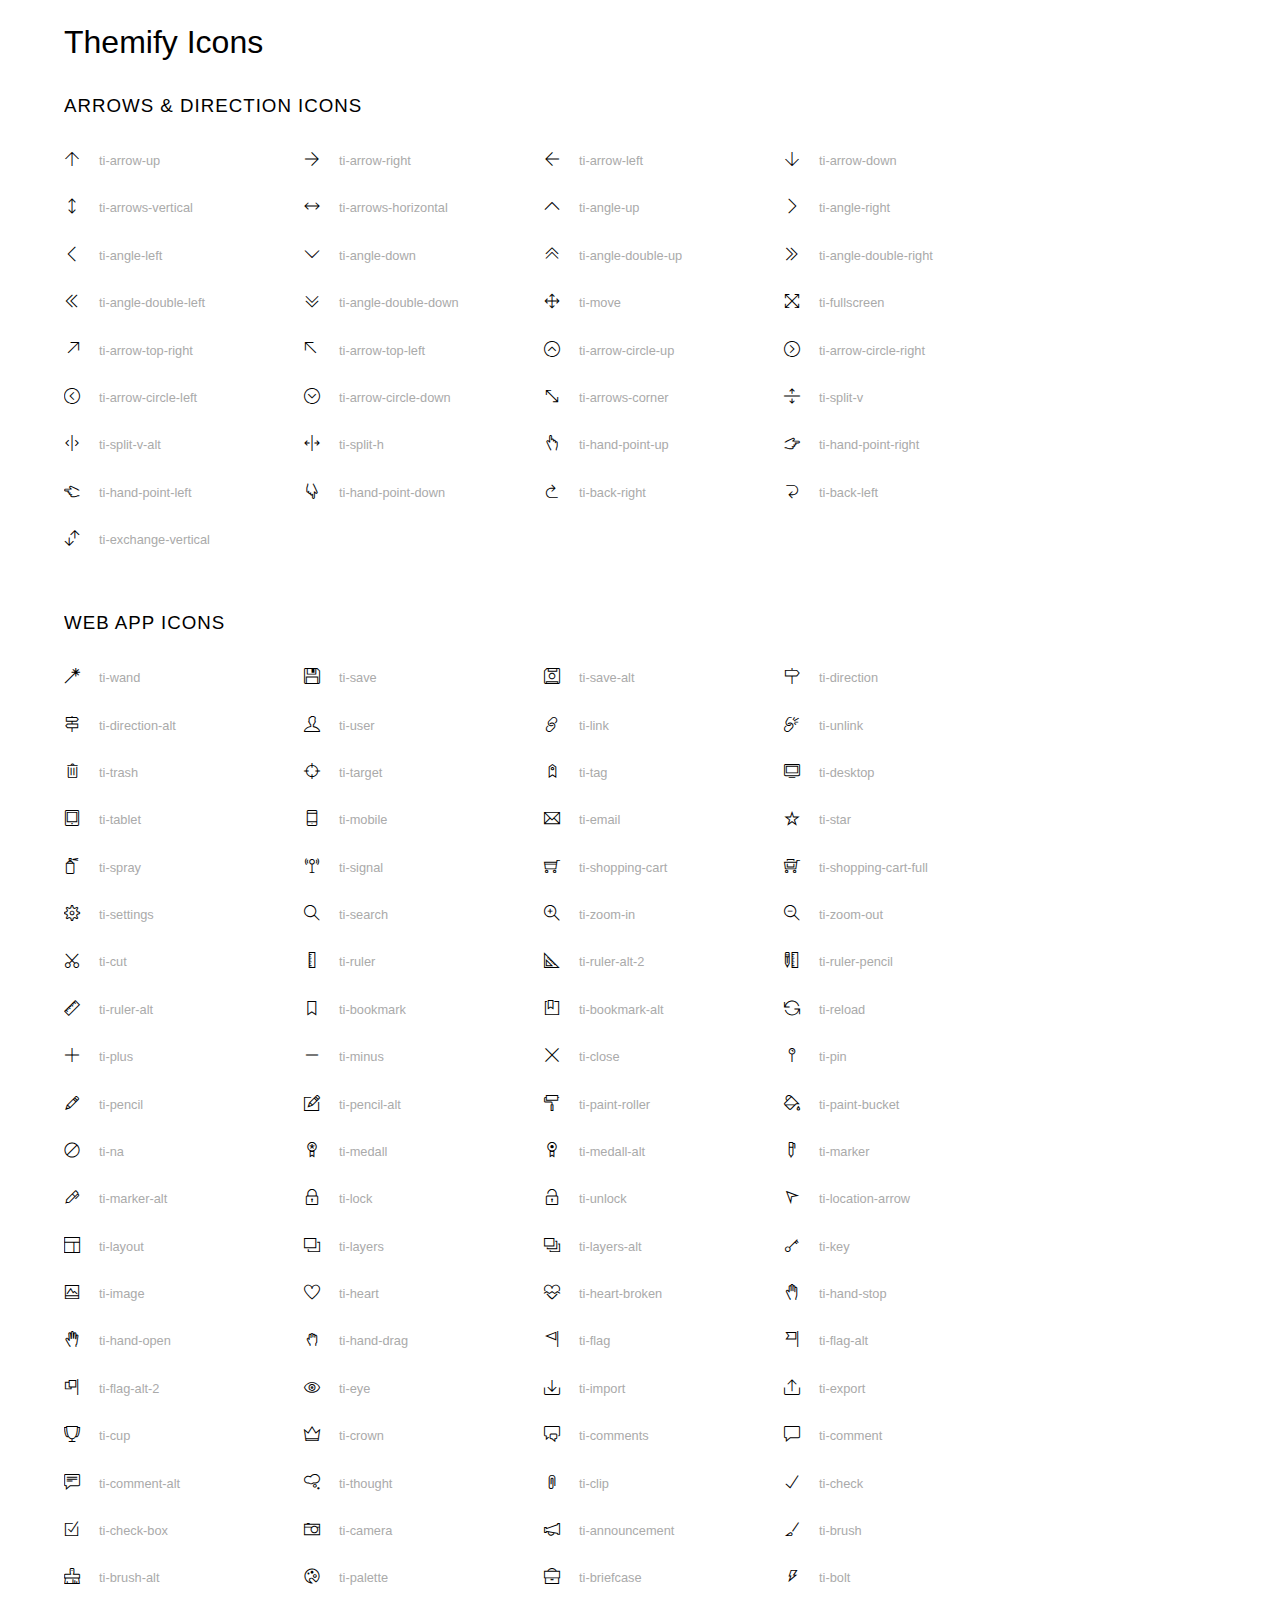
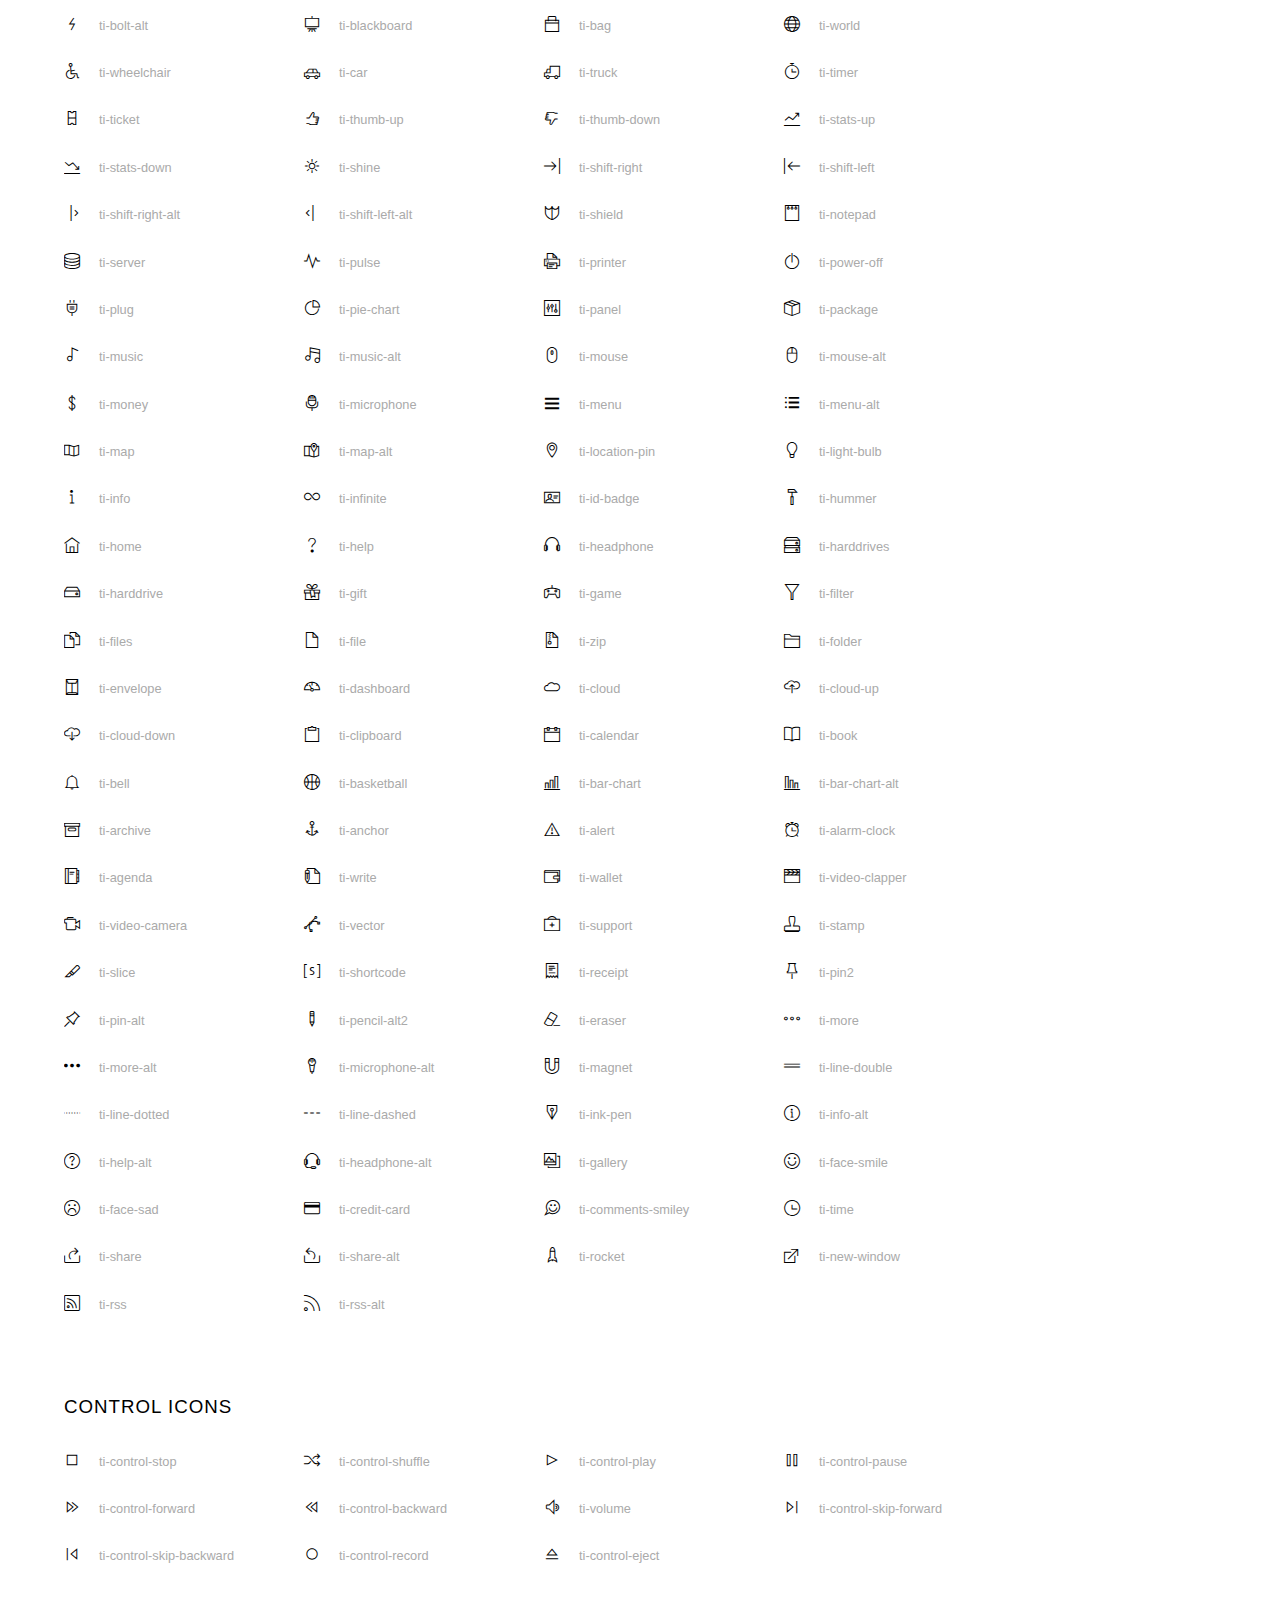
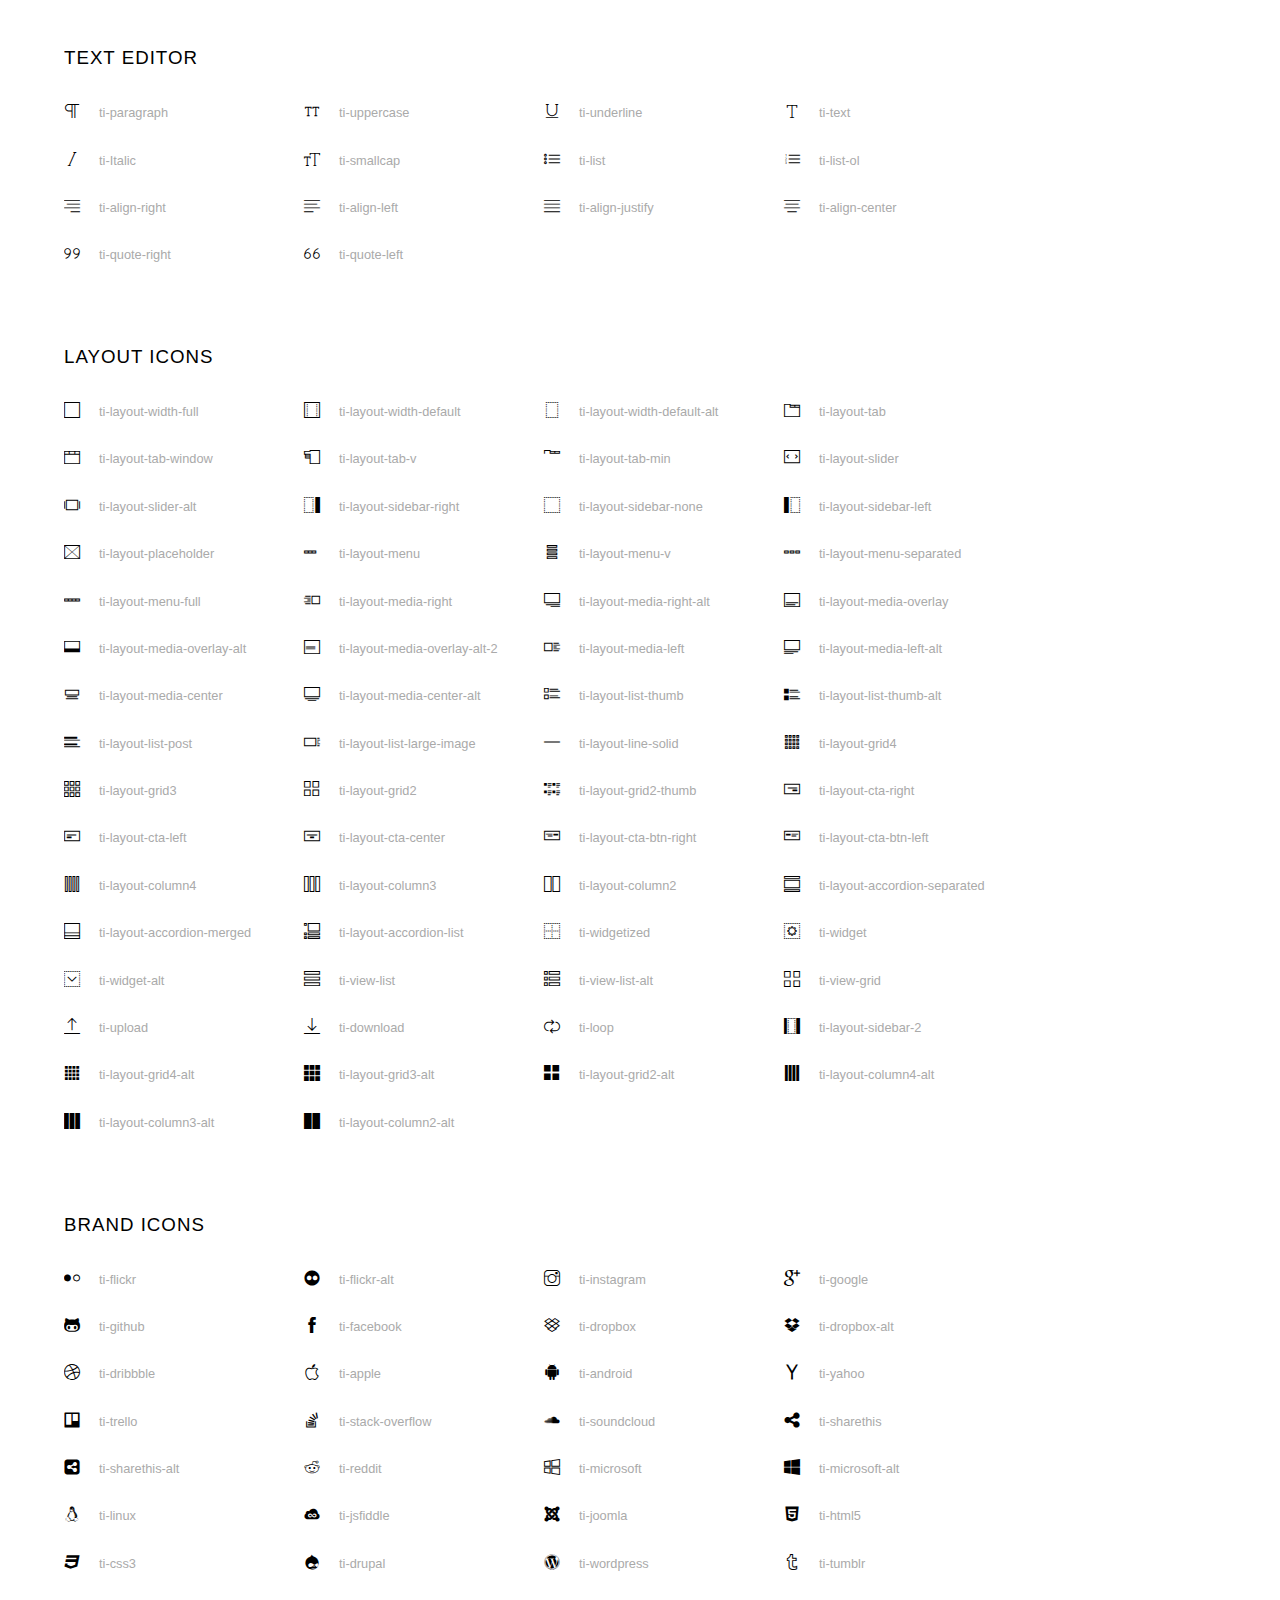
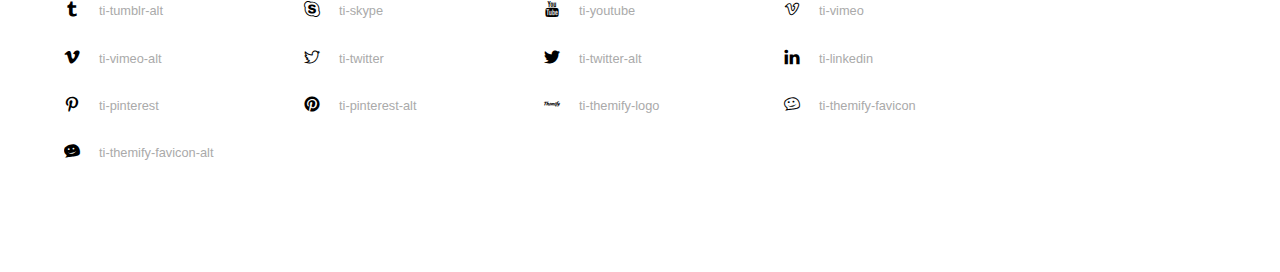
<file: f8/w3_theBand/assets/themify-icons/index.html>
<!doctype html>
<html>
<head>
	<meta charset="utf-8">
	<title>Themify Icon Font</title>
	<meta name="viewport" content="width=device-width">
	<link rel="stylesheet" href="demo-files/demo.css">
	<link rel="stylesheet" href="themify-icons.css">
	<!--[if lt IE 8]><!-->
	<link rel="stylesheet" href="ie7/ie7.css">
	<!--<![endif]-->
</head>
<body>
	<h1>Themify Icons</h1>

	<div class="icon-section">

		<div class="icon-section">
			<h3>Arrows &amp; Direction Icons </h3>

			<div class="icon-container">
				<span class="ti-arrow-up"></span><span class="icon-name"> ti-arrow-up</span>
			</div>
			<div class="icon-container">
				<span class="ti-arrow-right"></span><span class="icon-name"> ti-arrow-right</span>
			</div>
			<div class="icon-container">
				<span class="ti-arrow-left"></span><span class="icon-name"> ti-arrow-left</span>
			</div>
			<div class="icon-container">
				<span class="ti-arrow-down"></span><span class="icon-name"> ti-arrow-down</span>
			</div>
			<div class="icon-container">
				<span class="ti-arrows-vertical"></span><span class="icon-name"> ti-arrows-vertical</span>
			</div>
			<div class="icon-container">
				<span class="ti-arrows-horizontal"></span><span class="icon-name"> ti-arrows-horizontal</span>
			</div>
			<div class="icon-container">
				<span class="ti-angle-up"></span><span class="icon-name"> ti-angle-up</span>
			</div>
			<div class="icon-container">
				<span class="ti-angle-right"></span><span class="icon-name"> ti-angle-right</span>
			</div>
			<div class="icon-container">
				<span class="ti-angle-left"></span><span class="icon-name"> ti-angle-left</span>
			</div>
			<div class="icon-container">
				<span class="ti-angle-down"></span><span class="icon-name"> ti-angle-down</span>
			</div>	
			<div class="icon-container">
				<span class="ti-angle-double-up"></span><span class="icon-name"> ti-angle-double-up</span>
			</div>
			<div class="icon-container">
				<span class="ti-angle-double-right"></span><span class="icon-name"> ti-angle-double-right</span>
			</div>
			<div class="icon-container">
				<span class="ti-angle-double-left"></span><span class="icon-name"> ti-angle-double-left</span>
			</div>
			<div class="icon-container">
				<span class="ti-angle-double-down"></span><span class="icon-name"> ti-angle-double-down</span>
			</div>					
			<div class="icon-container">
				<span class="ti-move"></span><span class="icon-name"> ti-move</span>
			</div>
			<div class="icon-container">
				<span class="ti-fullscreen"></span><span class="icon-name"> ti-fullscreen</span>
			</div>
			<div class="icon-container">
				<span class="ti-arrow-top-right"></span><span class="icon-name"> ti-arrow-top-right</span>
			</div>
			<div class="icon-container">
				<span class="ti-arrow-top-left"></span><span class="icon-name"> ti-arrow-top-left</span>
			</div>
			<div class="icon-container">
				<span class="ti-arrow-circle-up"></span><span class="icon-name"> ti-arrow-circle-up</span>
			</div>
			<div class="icon-container">
				<span class="ti-arrow-circle-right"></span><span class="icon-name"> ti-arrow-circle-right</span>
			</div>
			<div class="icon-container">
				<span class="ti-arrow-circle-left"></span><span class="icon-name"> ti-arrow-circle-left</span>
			</div>
			<div class="icon-container">
				<span class="ti-arrow-circle-down"></span><span class="icon-name"> ti-arrow-circle-down</span>
			</div>
			<div class="icon-container">
				<span class="ti-arrows-corner"></span><span class="icon-name"> ti-arrows-corner</span>
			</div>
			<div class="icon-container">
				<span class="ti-split-v"></span><span class="icon-name"> ti-split-v</span>
			</div>

			<div class="icon-container">
				<span class="ti-split-v-alt"></span><span class="icon-name"> ti-split-v-alt</span>
			</div>
			<div class="icon-container">
				<span class="ti-split-h"></span><span class="icon-name"> ti-split-h</span>
			</div>
			<div class="icon-container">
				<span class="ti-hand-point-up"></span><span class="icon-name"> ti-hand-point-up</span>
			</div>
			<div class="icon-container">
				<span class="ti-hand-point-right"></span><span class="icon-name"> ti-hand-point-right</span>
			</div>
			<div class="icon-container">
				<span class="ti-hand-point-left"></span><span class="icon-name"> ti-hand-point-left</span>
			</div>
			<div class="icon-container">
				<span class="ti-hand-point-down"></span><span class="icon-name"> ti-hand-point-down</span>
			</div>
			<div class="icon-container">
				<span class="ti-back-right"></span><span class="icon-name"> ti-back-right</span>
			</div>
			<div class="icon-container">
				<span class="ti-back-left"></span><span class="icon-name"> ti-back-left</span>
			</div>
			<div class="icon-container">
				<span class="ti-exchange-vertical"></span><span class="icon-name"> ti-exchange-vertical</span>
			</div>

		</div> <!-- Arrows Icons -->



		<h3>Web App Icons</h3>
		
		<div class="icon-section">

			<div class="icon-container">
				<span class="ti-wand"></span><span class="icon-name"> ti-wand</span>
			</div>
			<div class="icon-container">
				<span class="ti-save"></span><span class="icon-name"> ti-save</span>
			</div>
			<div class="icon-container">
				<span class="ti-save-alt"></span><span class="icon-name"> ti-save-alt</span>
			</div>

			<div class="icon-container">
				<span class="ti-direction"></span><span class="icon-name"> ti-direction</span>
			</div>
			<div class="icon-container">
				<span class="ti-direction-alt"></span><span class="icon-name"> ti-direction-alt</span>
			</div>
			<div class="icon-container">
				<span class="ti-user"></span><span class="icon-name"> ti-user</span>
			</div>
			<div class="icon-container">
				<span class="ti-link"></span><span class="icon-name"> ti-link</span>
			</div>
			<div class="icon-container">
				<span class="ti-unlink"></span><span class="icon-name"> ti-unlink</span>
			</div>
			<div class="icon-container">
				<span class="ti-trash"></span><span class="icon-name"> ti-trash</span>
			</div>
			<div class="icon-container">
				<span class="ti-target"></span><span class="icon-name"> ti-target</span>
			</div>
			<div class="icon-container">
				<span class="ti-tag"></span><span class="icon-name"> ti-tag</span>
			</div>
			<div class="icon-container">
				<span class="ti-desktop"></span><span class="icon-name"> ti-desktop</span>
			</div>
			<div class="icon-container">
				<span class="ti-tablet"></span><span class="icon-name"> ti-tablet</span>
			</div>
			<div class="icon-container">
				<span class="ti-mobile"></span><span class="icon-name"> ti-mobile</span>
			</div>
			<div class="icon-container">
				<span class="ti-email"></span><span class="icon-name"> ti-email</span>
			</div>	
			<div class="icon-container">
				<span class="ti-star"></span><span class="icon-name"> ti-star</span>
			</div>
			<div class="icon-container">
				<span class="ti-spray"></span><span class="icon-name"> ti-spray</span>
			</div>
			<div class="icon-container">
				<span class="ti-signal"></span><span class="icon-name"> ti-signal</span>
			</div>
			<div class="icon-container">
				<span class="ti-shopping-cart"></span><span class="icon-name"> ti-shopping-cart</span>
			</div>
			<div class="icon-container">
				<span class="ti-shopping-cart-full"></span><span class="icon-name"> ti-shopping-cart-full</span>
			</div>
			<div class="icon-container">
				<span class="ti-settings"></span><span class="icon-name"> ti-settings</span>
			</div>
			<div class="icon-container">
				<span class="ti-search"></span><span class="icon-name"> ti-search</span>
			</div>
			<div class="icon-container">
				<span class="ti-zoom-in"></span><span class="icon-name"> ti-zoom-in</span>
			</div>
			<div class="icon-container">
				<span class="ti-zoom-out"></span><span class="icon-name"> ti-zoom-out</span>
			</div>
			<div class="icon-container">
				<span class="ti-cut"></span><span class="icon-name"> ti-cut</span>
			</div>
			<div class="icon-container">
				<span class="ti-ruler"></span><span class="icon-name"> ti-ruler</span>
			</div>
			<div class="icon-container">
				<span class="ti-ruler-alt-2"></span><span class="icon-name"> ti-ruler-alt-2</span>
			</div>			
			<div class="icon-container">
				<span class="ti-ruler-pencil"></span><span class="icon-name"> ti-ruler-pencil</span>
			</div>
			<div class="icon-container">
				<span class="ti-ruler-alt"></span><span class="icon-name"> ti-ruler-alt</span>
			</div>
			<div class="icon-container">
				<span class="ti-bookmark"></span><span class="icon-name"> ti-bookmark</span>
			</div>
			<div class="icon-container">
				<span class="ti-bookmark-alt"></span><span class="icon-name"> ti-bookmark-alt</span>
			</div>
			<div class="icon-container">
				<span class="ti-reload"></span><span class="icon-name"> ti-reload</span>
			</div>
			<div class="icon-container">
				<span class="ti-plus"></span><span class="icon-name"> ti-plus</span>
			</div>
			<div class="icon-container">
				<span class="ti-minus"></span><span class="icon-name"> ti-minus</span>
			</div>
			<div class="icon-container">
				<span class="ti-close"></span><span class="icon-name"> ti-close</span>
			</div>			
			<div class="icon-container">
				<span class="ti-pin"></span><span class="icon-name"> ti-pin</span>
			</div>
			<div class="icon-container">
				<span class="ti-pencil"></span><span class="icon-name"> ti-pencil</span>
			</div>
					
		  	<div class="icon-container">
				<span class="ti-pencil-alt"></span><span class="icon-name"> ti-pencil-alt</span>
			</div>
			<div class="icon-container">
				<span class="ti-paint-roller"></span><span class="icon-name"> ti-paint-roller</span>
			</div>
			<div class="icon-container">
				<span class="ti-paint-bucket"></span><span class="icon-name"> ti-paint-bucket</span>
			</div>
			<div class="icon-container">
				<span class="ti-na"></span><span class="icon-name"> ti-na</span>
			</div>
			<div class="icon-container">
				<span class="ti-medall"></span><span class="icon-name"> ti-medall</span>
			</div>
			<div class="icon-container">
				<span class="ti-medall-alt"></span><span class="icon-name"> ti-medall-alt</span>
			</div>
			<div class="icon-container">
				<span class="ti-marker"></span><span class="icon-name"> ti-marker</span>
			</div>
			<div class="icon-container">
				<span class="ti-marker-alt"></span><span class="icon-name"> ti-marker-alt</span>
			</div>

			<div class="icon-container">
				<span class="ti-lock"></span><span class="icon-name"> ti-lock</span>
			</div>
			<div class="icon-container">
				<span class="ti-unlock"></span><span class="icon-name"> ti-unlock</span>
			</div>
			<div class="icon-container">
				<span class="ti-location-arrow"></span><span class="icon-name"> ti-location-arrow</span>
			</div>
			<div class="icon-container">
				<span class="ti-layout"></span><span class="icon-name"> ti-layout</span>
			</div>
			<div class="icon-container">
				<span class="ti-layers"></span><span class="icon-name"> ti-layers</span>
			</div>
			<div class="icon-container">
				<span class="ti-layers-alt"></span><span class="icon-name"> ti-layers-alt</span>
			</div>
			<div class="icon-container">
				<span class="ti-key"></span><span class="icon-name"> ti-key</span>
			</div>
			<div class="icon-container">
				<span class="ti-image"></span><span class="icon-name"> ti-image</span>
			</div>
			<div class="icon-container">
				<span class="ti-heart"></span><span class="icon-name"> ti-heart</span>
			</div>
			<div class="icon-container">
				<span class="ti-heart-broken"></span><span class="icon-name"> ti-heart-broken</span>
			</div>
			<div class="icon-container">
				<span class="ti-hand-stop"></span><span class="icon-name"> ti-hand-stop</span>
			</div>
			<div class="icon-container">
				<span class="ti-hand-open"></span><span class="icon-name"> ti-hand-open</span>
			</div>
			<div class="icon-container">
				<span class="ti-hand-drag"></span><span class="icon-name"> ti-hand-drag</span>
			</div>
			<div class="icon-container">
				<span class="ti-flag"></span><span class="icon-name"> ti-flag</span>
			</div>
			<div class="icon-container">
				<span class="ti-flag-alt"></span><span class="icon-name"> ti-flag-alt</span>
			</div>
			<div class="icon-container">
				<span class="ti-flag-alt-2"></span><span class="icon-name"> ti-flag-alt-2</span>
			</div>
			<div class="icon-container">
				<span class="ti-eye"></span><span class="icon-name"> ti-eye</span>
			</div>
			<div class="icon-container">
				<span class="ti-import"></span><span class="icon-name"> ti-import</span>
			</div>			
			<div class="icon-container">
				<span class="ti-export"></span><span class="icon-name"> ti-export</span>
			</div>
			<div class="icon-container">
				<span class="ti-cup"></span><span class="icon-name"> ti-cup</span>
			</div>
			<div class="icon-container">
				<span class="ti-crown"></span><span class="icon-name"> ti-crown</span>
			</div>
			<div class="icon-container">
				<span class="ti-comments"></span><span class="icon-name"> ti-comments</span>
			</div>
			<div class="icon-container">
				<span class="ti-comment"></span><span class="icon-name"> ti-comment</span>
			</div>
			<div class="icon-container">
				<span class="ti-comment-alt"></span><span class="icon-name"> ti-comment-alt</span>
			</div>
			<div class="icon-container">
				<span class="ti-thought"></span><span class="icon-name"> ti-thought</span>
			</div>			
			<div class="icon-container">
				<span class="ti-clip"></span><span class="icon-name"> ti-clip</span>
			</div>

			<div class="icon-container">
				<span class="ti-check"></span><span class="icon-name"> ti-check</span>
			</div>
			<div class="icon-container">
				<span class="ti-check-box"></span><span class="icon-name"> ti-check-box</span>
			</div>
			<div class="icon-container">
				<span class="ti-camera"></span><span class="icon-name"> ti-camera</span>
			</div>
			<div class="icon-container">
				<span class="ti-announcement"></span><span class="icon-name"> ti-announcement</span>
			</div>
			<div class="icon-container">
				<span class="ti-brush"></span><span class="icon-name"> ti-brush</span>
			</div>
			<div class="icon-container">
				<span class="ti-brush-alt"></span><span class="icon-name"> ti-brush-alt</span>
			</div>
			<div class="icon-container">
				<span class="ti-palette"></span><span class="icon-name"> ti-palette</span>
			</div>			
			<div class="icon-container">
				<span class="ti-briefcase"></span><span class="icon-name"> ti-briefcase</span>
			</div>
			<div class="icon-container">
				<span class="ti-bolt"></span><span class="icon-name"> ti-bolt</span>
			</div>
			<div class="icon-container">
				<span class="ti-bolt-alt"></span><span class="icon-name"> ti-bolt-alt</span>
			</div>
			<div class="icon-container">
				<span class="ti-blackboard"></span><span class="icon-name"> ti-blackboard</span>
			</div>
			<div class="icon-container">
				<span class="ti-bag"></span><span class="icon-name"> ti-bag</span>
			</div>
			<div class="icon-container">
				<span class="ti-world"></span><span class="icon-name"> ti-world</span>
			</div>
			<div class="icon-container">
				<span class="ti-wheelchair"></span><span class="icon-name"> ti-wheelchair</span>
			</div>
			<div class="icon-container">
				<span class="ti-car"></span><span class="icon-name"> ti-car</span>
			</div>
			<div class="icon-container">
				<span class="ti-truck"></span><span class="icon-name"> ti-truck</span>
			</div>
			<div class="icon-container">
				<span class="ti-timer"></span><span class="icon-name"> ti-timer</span>
			</div>
			<div class="icon-container">
				<span class="ti-ticket"></span><span class="icon-name"> ti-ticket</span>
			</div>
			<div class="icon-container">
				<span class="ti-thumb-up"></span><span class="icon-name"> ti-thumb-up</span>
			</div>
			<div class="icon-container">
				<span class="ti-thumb-down"></span><span class="icon-name"> ti-thumb-down</span>
			</div>

			<div class="icon-container">
				<span class="ti-stats-up"></span><span class="icon-name"> ti-stats-up</span>
			</div>
			<div class="icon-container">
				<span class="ti-stats-down"></span><span class="icon-name"> ti-stats-down</span>
			</div>
			<div class="icon-container">
				<span class="ti-shine"></span><span class="icon-name"> ti-shine</span>
			</div>
			<div class="icon-container">
				<span class="ti-shift-right"></span><span class="icon-name"> ti-shift-right</span>
			</div>
			<div class="icon-container">
				<span class="ti-shift-left"></span><span class="icon-name"> ti-shift-left</span>
			</div>

			<div class="icon-container">
				<span class="ti-shift-right-alt"></span><span class="icon-name"> ti-shift-right-alt</span>
			</div>
			<div class="icon-container">
				<span class="ti-shift-left-alt"></span><span class="icon-name"> ti-shift-left-alt</span>
			</div>
			<div class="icon-container">
				<span class="ti-shield"></span><span class="icon-name"> ti-shield</span>
			</div>
			<div class="icon-container">
				<span class="ti-notepad"></span><span class="icon-name"> ti-notepad</span>
			</div>
			<div class="icon-container">
				<span class="ti-server"></span><span class="icon-name"> ti-server</span>
			</div>

			<div class="icon-container">
				<span class="ti-pulse"></span><span class="icon-name"> ti-pulse</span>
			</div>
			<div class="icon-container">
				<span class="ti-printer"></span><span class="icon-name"> ti-printer</span>
			</div>
			<div class="icon-container">
				<span class="ti-power-off"></span><span class="icon-name"> ti-power-off</span>
			</div>
			<div class="icon-container">
				<span class="ti-plug"></span><span class="icon-name"> ti-plug</span>
			</div>
			<div class="icon-container">
				<span class="ti-pie-chart"></span><span class="icon-name"> ti-pie-chart</span>
			</div>

			<div class="icon-container">
				<span class="ti-panel"></span><span class="icon-name"> ti-panel</span>
			</div>
			<div class="icon-container">
				<span class="ti-package"></span><span class="icon-name"> ti-package</span>
			</div>
			<div class="icon-container">
				<span class="ti-music"></span><span class="icon-name"> ti-music</span>
			</div>
			<div class="icon-container">
				<span class="ti-music-alt"></span><span class="icon-name"> ti-music-alt</span>
			</div>
			<div class="icon-container">
				<span class="ti-mouse"></span><span class="icon-name"> ti-mouse</span>
			</div>
			<div class="icon-container">
				<span class="ti-mouse-alt"></span><span class="icon-name"> ti-mouse-alt</span>
			</div>
			<div class="icon-container">
				<span class="ti-money"></span><span class="icon-name"> ti-money</span>
			</div>
			<div class="icon-container">
				<span class="ti-microphone"></span><span class="icon-name"> ti-microphone</span>
			</div>
			<div class="icon-container">
				<span class="ti-menu"></span><span class="icon-name"> ti-menu</span>
			</div>
			<div class="icon-container">
				<span class="ti-menu-alt"></span><span class="icon-name"> ti-menu-alt</span>
			</div>
			<div class="icon-container">
				<span class="ti-map"></span><span class="icon-name"> ti-map</span>
			</div>
			<div class="icon-container">
				<span class="ti-map-alt"></span><span class="icon-name"> ti-map-alt</span>
			</div>

			<div class="icon-container">
				<span class="ti-location-pin"></span><span class="icon-name"> ti-location-pin</span>
			</div>

			<div class="icon-container">
				<span class="ti-light-bulb"></span><span class="icon-name"> ti-light-bulb</span>
			</div>
			<div class="icon-container">
				<span class="ti-info"></span><span class="icon-name"> ti-info</span>
			</div>
			<div class="icon-container">
				<span class="ti-infinite"></span><span class="icon-name"> ti-infinite</span>
			</div>
			<div class="icon-container">
				<span class="ti-id-badge"></span><span class="icon-name"> ti-id-badge</span>
			</div>
			<div class="icon-container">
				<span class="ti-hummer"></span><span class="icon-name"> ti-hummer</span>
			</div>
			<div class="icon-container">
				<span class="ti-home"></span><span class="icon-name"> ti-home</span>
			</div>
			<div class="icon-container">
				<span class="ti-help"></span><span class="icon-name"> ti-help</span>
			</div>
			<div class="icon-container">
				<span class="ti-headphone"></span><span class="icon-name"> ti-headphone</span>
			</div>
			<div class="icon-container">
				<span class="ti-harddrives"></span><span class="icon-name"> ti-harddrives</span>
			</div>
			<div class="icon-container">
				<span class="ti-harddrive"></span><span class="icon-name"> ti-harddrive</span>
			</div>
			<div class="icon-container">
				<span class="ti-gift"></span><span class="icon-name"> ti-gift</span>
			</div>
			<div class="icon-container">
				<span class="ti-game"></span><span class="icon-name"> ti-game</span>
			</div>
			<div class="icon-container">
				<span class="ti-filter"></span><span class="icon-name"> ti-filter</span>
			</div>
			<div class="icon-container">
				<span class="ti-files"></span><span class="icon-name"> ti-files</span>
			</div>
			<div class="icon-container">
				<span class="ti-file"></span><span class="icon-name"> ti-file</span>
			</div>
			<div class="icon-container">
				<span class="ti-zip"></span><span class="icon-name"> ti-zip</span>
			</div>
			<div class="icon-container">
				<span class="ti-folder"></span><span class="icon-name"> ti-folder</span>
			</div>			
			<div class="icon-container">
				<span class="ti-envelope"></span><span class="icon-name"> ti-envelope</span>
			</div>


			<div class="icon-container">
				<span class="ti-dashboard"></span><span class="icon-name"> ti-dashboard</span>
			</div>
			<div class="icon-container">
				<span class="ti-cloud"></span><span class="icon-name"> ti-cloud</span>
			</div>
			<div class="icon-container">
				<span class="ti-cloud-up"></span><span class="icon-name"> ti-cloud-up</span>
			</div>
			<div class="icon-container">
				<span class="ti-cloud-down"></span><span class="icon-name"> ti-cloud-down</span>
			</div>
			<div class="icon-container">
				<span class="ti-clipboard"></span><span class="icon-name"> ti-clipboard</span>
			</div>
			<div class="icon-container">
				<span class="ti-calendar"></span><span class="icon-name"> ti-calendar</span>
			</div>
			<div class="icon-container">
				<span class="ti-book"></span><span class="icon-name"> ti-book</span>
			</div>
			<div class="icon-container">
				<span class="ti-bell"></span><span class="icon-name"> ti-bell</span>
			</div>
			<div class="icon-container">
				<span class="ti-basketball"></span><span class="icon-name"> ti-basketball</span>
			</div>
			<div class="icon-container">
				<span class="ti-bar-chart"></span><span class="icon-name"> ti-bar-chart</span>
			</div>
			<div class="icon-container">
				<span class="ti-bar-chart-alt"></span><span class="icon-name"> ti-bar-chart-alt</span>
			</div>


			<div class="icon-container">
				<span class="ti-archive"></span><span class="icon-name"> ti-archive</span>
			</div>
			<div class="icon-container">
				<span class="ti-anchor"></span><span class="icon-name"> ti-anchor</span>
			</div>

			<div class="icon-container">
				<span class="ti-alert"></span><span class="icon-name"> ti-alert</span>
			</div>
			<div class="icon-container">
				<span class="ti-alarm-clock"></span><span class="icon-name"> ti-alarm-clock</span>
			</div>
			<div class="icon-container">
				<span class="ti-agenda"></span><span class="icon-name"> ti-agenda</span>
			</div>
			<div class="icon-container">
				<span class="ti-write"></span><span class="icon-name"> ti-write</span>
			</div>

			<div class="icon-container">
				<span class="ti-wallet"></span><span class="icon-name"> ti-wallet</span>
			</div>
			<div class="icon-container">
				<span class="ti-video-clapper"></span><span class="icon-name"> ti-video-clapper</span>
			</div>
			<div class="icon-container">
				<span class="ti-video-camera"></span><span class="icon-name"> ti-video-camera</span>
			</div>
			<div class="icon-container">
				<span class="ti-vector"></span><span class="icon-name"> ti-vector</span>
			</div>

			<div class="icon-container">
				<span class="ti-support"></span><span class="icon-name"> ti-support</span>
			</div>
			<div class="icon-container">
				<span class="ti-stamp"></span><span class="icon-name"> ti-stamp</span>
			</div>
			<div class="icon-container">
				<span class="ti-slice"></span><span class="icon-name"> ti-slice</span>
			</div>
			<div class="icon-container">
				<span class="ti-shortcode"></span><span class="icon-name"> ti-shortcode</span>
			</div>
			<div class="icon-container">
				<span class="ti-receipt"></span><span class="icon-name"> ti-receipt</span>
			</div>
			<div class="icon-container">
				<span class="ti-pin2"></span><span class="icon-name"> ti-pin2</span>
			</div>
			<div class="icon-container">
				<span class="ti-pin-alt"></span><span class="icon-name"> ti-pin-alt</span>
			</div>
			<div class="icon-container">
				<span class="ti-pencil-alt2"></span><span class="icon-name"> ti-pencil-alt2</span>
			</div>
			<div class="icon-container">
				<span class="ti-eraser"></span><span class="icon-name"> ti-eraser</span>
			</div>			
			<div class="icon-container">
				<span class="ti-more"></span><span class="icon-name"> ti-more</span>
			</div>
			<div class="icon-container">
				<span class="ti-more-alt"></span><span class="icon-name"> ti-more-alt</span>
			</div>
			<div class="icon-container">
				<span class="ti-microphone-alt"></span><span class="icon-name"> ti-microphone-alt</span>
			</div>
			<div class="icon-container">
				<span class="ti-magnet"></span><span class="icon-name"> ti-magnet</span>
			</div>
			<div class="icon-container">
				<span class="ti-line-double"></span><span class="icon-name"> ti-line-double</span>
			</div>
			<div class="icon-container">
				<span class="ti-line-dotted"></span><span class="icon-name"> ti-line-dotted</span>
			</div>
			<div class="icon-container">
				<span class="ti-line-dashed"></span><span class="icon-name"> ti-line-dashed</span>
			</div>

			<div class="icon-container">
				<span class="ti-ink-pen"></span><span class="icon-name"> ti-ink-pen</span>
			</div>
			<div class="icon-container">
				<span class="ti-info-alt"></span><span class="icon-name"> ti-info-alt</span>
			</div>
			<div class="icon-container">
				<span class="ti-help-alt"></span><span class="icon-name"> ti-help-alt</span>
			</div>
			<div class="icon-container">
				<span class="ti-headphone-alt"></span><span class="icon-name"> ti-headphone-alt</span>
			</div>

			<div class="icon-container">
				<span class="ti-gallery"></span><span class="icon-name"> ti-gallery</span>
			</div>
			<div class="icon-container">
				<span class="ti-face-smile"></span><span class="icon-name"> ti-face-smile</span>
			</div>
			<div class="icon-container">
				<span class="ti-face-sad"></span><span class="icon-name"> ti-face-sad</span>
			</div>
			<div class="icon-container">
				<span class="ti-credit-card"></span><span class="icon-name"> ti-credit-card</span>
			</div>
			<div class="icon-container">
				<span class="ti-comments-smiley"></span><span class="icon-name"> ti-comments-smiley</span>
			</div>
			<div class="icon-container">
				<span class="ti-time"></span><span class="icon-name"> ti-time</span>
			</div>
			<div class="icon-container">
				<span class="ti-share"></span><span class="icon-name"> ti-share</span>
			</div>
			<div class="icon-container">
				<span class="ti-share-alt"></span><span class="icon-name"> ti-share-alt</span>
			</div>
			<div class="icon-container">
				<span class="ti-rocket"></span><span class="icon-name"> ti-rocket</span>
			</div>

			<div class="icon-container">
				<span class="ti-new-window"></span><span class="icon-name"> ti-new-window</span>
			</div>

			<div class="icon-container">
				<span class="ti-rss"></span><span class="icon-name"> ti-rss</span>
			</div>

			<div class="icon-container">
				<span class="ti-rss-alt"></span><span class="icon-name"> ti-rss-alt</span>
			</div>
			
		</div><!-- Web App Icons -->


		<div class="icon-section">
			<h3>Control Icons</h3>
			<div class="icon-container">
				<span class="ti-control-stop"></span><span class="icon-name"> ti-control-stop</span>
			</div>
			<div class="icon-container">
				<span class="ti-control-shuffle"></span><span class="icon-name"> ti-control-shuffle</span>
			</div>
			<div class="icon-container">
				<span class="ti-control-play"></span><span class="icon-name"> ti-control-play</span>
			</div>
			<div class="icon-container">
				<span class="ti-control-pause"></span><span class="icon-name"> ti-control-pause</span>
			</div>
			<div class="icon-container">
				<span class="ti-control-forward"></span><span class="icon-name"> ti-control-forward</span>
			</div>
			<div class="icon-container">
				<span class="ti-control-backward"></span><span class="icon-name"> ti-control-backward</span>
			</div>	
			<div class="icon-container">
				<span class="ti-volume"></span><span class="icon-name"> ti-volume</span>
			</div>
			<div class="icon-container">
				<span class="ti-control-skip-forward"></span><span class="icon-name"> ti-control-skip-forward</span>
			</div>
			<div class="icon-container">
				<span class="ti-control-skip-backward"></span><span class="icon-name"> ti-control-skip-backward</span>
			</div>
			<div class="icon-container">
				<span class="ti-control-record"></span><span class="icon-name"> ti-control-record</span>
			</div>
			<div class="icon-container">
				<span class="ti-control-eject"></span><span class="icon-name"> ti-control-eject</span>
			</div>			
		</div> <!-- Control Icons -->


		<div class="icon-section">
			<h3>Text Editor</h3>

			<div class="icon-container">
				<span class="ti-paragraph"></span><span class="icon-name"> ti-paragraph</span>
			</div>
			<div class="icon-container">
				<span class="ti-uppercase"></span><span class="icon-name"> ti-uppercase</span>
			</div>

			<div class="icon-container">
				<span class="ti-underline"></span><span class="icon-name"> ti-underline</span>
			</div>
			<div class="icon-container">
				<span class="ti-text"></span><span class="icon-name"> ti-text</span>
			</div>
			<div class="icon-container">
				<span class="ti-Italic"></span><span class="icon-name"> ti-Italic</span>
			</div>
			<div class="icon-container">
				<span class="ti-smallcap"></span><span class="icon-name"> ti-smallcap</span>
			</div>
			<div class="icon-container">
				<span class="ti-list"></span><span class="icon-name"> ti-list</span>
			</div>
			<div class="icon-container">
				<span class="ti-list-ol"></span><span class="icon-name"> ti-list-ol</span>
			</div>
			<div class="icon-container">
				<span class="ti-align-right"></span><span class="icon-name"> ti-align-right</span>
			</div>
			<div class="icon-container">
				<span class="ti-align-left"></span><span class="icon-name"> ti-align-left</span>
			</div>
			<div class="icon-container">
				<span class="ti-align-justify"></span><span class="icon-name"> ti-align-justify</span>
			</div>
			<div class="icon-container">
				<span class="ti-align-center"></span><span class="icon-name"> ti-align-center</span>
			</div>
			<div class="icon-container">
				<span class="ti-quote-right"></span><span class="icon-name"> ti-quote-right</span>
			</div>
			<div class="icon-container">
				<span class="ti-quote-left"></span><span class="icon-name"> ti-quote-left</span>
			</div>

		</div> <!-- Text Editor -->



		<div class="icon-section">
			<h3>Layout Icons</h3>
			<div class="icon-container">
				<span class="ti-layout-width-full"></span><span class="icon-name"> ti-layout-width-full</span>
			</div>
			<div class="icon-container">
				<span class="ti-layout-width-default"></span><span class="icon-name"> ti-layout-width-default</span>
			</div>
			<div class="icon-container">
				<span class="ti-layout-width-default-alt"></span><span class="icon-name"> ti-layout-width-default-alt</span>
			</div>
			<div class="icon-container">
				<span class="ti-layout-tab"></span><span class="icon-name"> ti-layout-tab</span>
			</div>
			<div class="icon-container">
				<span class="ti-layout-tab-window"></span><span class="icon-name"> ti-layout-tab-window</span>
			</div>
			<div class="icon-container">
				<span class="ti-layout-tab-v"></span><span class="icon-name"> ti-layout-tab-v</span>
			</div>
			<div class="icon-container">
				<span class="ti-layout-tab-min"></span><span class="icon-name"> ti-layout-tab-min</span>
			</div>
			<div class="icon-container">
				<span class="ti-layout-slider"></span><span class="icon-name"> ti-layout-slider</span>
			</div>
			<div class="icon-container">
				<span class="ti-layout-slider-alt"></span><span class="icon-name"> ti-layout-slider-alt</span>
			</div>
			<div class="icon-container">
				<span class="ti-layout-sidebar-right"></span><span class="icon-name"> ti-layout-sidebar-right</span>
			</div>
			<div class="icon-container">
				<span class="ti-layout-sidebar-none"></span><span class="icon-name"> ti-layout-sidebar-none</span>
			</div>
			<div class="icon-container">
				<span class="ti-layout-sidebar-left"></span><span class="icon-name"> ti-layout-sidebar-left</span>
			</div>
			<div class="icon-container">
				<span class="ti-layout-placeholder"></span><span class="icon-name"> ti-layout-placeholder</span>
			</div>
			<div class="icon-container">
				<span class="ti-layout-menu"></span><span class="icon-name"> ti-layout-menu</span>
			</div>
			<div class="icon-container">
				<span class="ti-layout-menu-v"></span><span class="icon-name"> ti-layout-menu-v</span>
			</div>
			<div class="icon-container">
				<span class="ti-layout-menu-separated"></span><span class="icon-name"> ti-layout-menu-separated</span>
			</div>
			<div class="icon-container">
				<span class="ti-layout-menu-full"></span><span class="icon-name"> ti-layout-menu-full</span>
			</div>
			<div class="icon-container">
				<span class="ti-layout-media-right"></span><span class="icon-name"> ti-layout-media-right</span>
			</div>
			<div class="icon-container">
				<span class="ti-layout-media-right-alt"></span><span class="icon-name"> ti-layout-media-right-alt</span>
			</div>
			<div class="icon-container">
				<span class="ti-layout-media-overlay"></span><span class="icon-name"> ti-layout-media-overlay</span>
			</div>
			<div class="icon-container">
				<span class="ti-layout-media-overlay-alt"></span><span class="icon-name"> ti-layout-media-overlay-alt</span>
			</div>
			<div class="icon-container">
				<span class="ti-layout-media-overlay-alt-2"></span><span class="icon-name"> ti-layout-media-overlay-alt-2</span>
			</div>
			<div class="icon-container">
				<span class="ti-layout-media-left"></span><span class="icon-name"> ti-layout-media-left</span>
			</div>
			<div class="icon-container">
				<span class="ti-layout-media-left-alt"></span><span class="icon-name"> ti-layout-media-left-alt</span>
			</div>
			<div class="icon-container">
				<span class="ti-layout-media-center"></span><span class="icon-name"> ti-layout-media-center</span>
			</div>
			<div class="icon-container">
				<span class="ti-layout-media-center-alt"></span><span class="icon-name"> ti-layout-media-center-alt</span>
			</div>
			<div class="icon-container">
				<span class="ti-layout-list-thumb"></span><span class="icon-name"> ti-layout-list-thumb</span>
			</div>
			<div class="icon-container">
				<span class="ti-layout-list-thumb-alt"></span><span class="icon-name"> ti-layout-list-thumb-alt</span>
			</div>
			<div class="icon-container">
				<span class="ti-layout-list-post"></span><span class="icon-name"> ti-layout-list-post</span>
			</div>
			<div class="icon-container">
				<span class="ti-layout-list-large-image"></span><span class="icon-name"> ti-layout-list-large-image</span>
			</div>
			<div class="icon-container">
				<span class="ti-layout-line-solid"></span><span class="icon-name"> ti-layout-line-solid</span>
			</div>
			<div class="icon-container">
				<span class="ti-layout-grid4"></span><span class="icon-name"> ti-layout-grid4</span>
			</div>
			<div class="icon-container">
				<span class="ti-layout-grid3"></span><span class="icon-name"> ti-layout-grid3</span>
			</div>
			<div class="icon-container">
				<span class="ti-layout-grid2"></span><span class="icon-name"> ti-layout-grid2</span>
			</div>
			<div class="icon-container">
				<span class="ti-layout-grid2-thumb"></span><span class="icon-name"> ti-layout-grid2-thumb</span>
			</div>
			<div class="icon-container">
				<span class="ti-layout-cta-right"></span><span class="icon-name"> ti-layout-cta-right</span>
			</div>
			<div class="icon-container">
				<span class="ti-layout-cta-left"></span><span class="icon-name"> ti-layout-cta-left</span>
			</div>
			<div class="icon-container">
				<span class="ti-layout-cta-center"></span><span class="icon-name"> ti-layout-cta-center</span>
			</div>
			<div class="icon-container">
				<span class="ti-layout-cta-btn-right"></span><span class="icon-name"> ti-layout-cta-btn-right</span>
			</div>
			<div class="icon-container">
				<span class="ti-layout-cta-btn-left"></span><span class="icon-name"> ti-layout-cta-btn-left</span>
			</div>
			<div class="icon-container">
				<span class="ti-layout-column4"></span><span class="icon-name"> ti-layout-column4</span>
			</div>
			<div class="icon-container">
				<span class="ti-layout-column3"></span><span class="icon-name"> ti-layout-column3</span>
			</div>
			<div class="icon-container">
				<span class="ti-layout-column2"></span><span class="icon-name"> ti-layout-column2</span>
			</div>
			<div class="icon-container">
				<span class="ti-layout-accordion-separated"></span><span class="icon-name"> ti-layout-accordion-separated</span>
			</div>
			<div class="icon-container">
				<span class="ti-layout-accordion-merged"></span><span class="icon-name"> ti-layout-accordion-merged</span>
			</div>
			<div class="icon-container">
				<span class="ti-layout-accordion-list"></span><span class="icon-name"> ti-layout-accordion-list</span>
			</div>
			<div class="icon-container">
				<span class="ti-widgetized"></span><span class="icon-name"> ti-widgetized</span>
			</div>
			<div class="icon-container">
				<span class="ti-widget"></span><span class="icon-name"> ti-widget</span>
			</div>
			<div class="icon-container">
				<span class="ti-widget-alt"></span><span class="icon-name"> ti-widget-alt</span>
			</div>
			<div class="icon-container">
				<span class="ti-view-list"></span><span class="icon-name"> ti-view-list</span>
			</div>
			<div class="icon-container">
				<span class="ti-view-list-alt"></span><span class="icon-name"> ti-view-list-alt</span>
			</div>
			<div class="icon-container">
				<span class="ti-view-grid"></span><span class="icon-name"> ti-view-grid</span>
			</div>
			<div class="icon-container">
				<span class="ti-upload"></span><span class="icon-name"> ti-upload</span>
			</div>
			<div class="icon-container">
				<span class="ti-download"></span><span class="icon-name"> ti-download</span>
			</div>	
			<div class="icon-container">
				<span class="ti-loop"></span><span class="icon-name"> ti-loop</span>
			</div>
			<div class="icon-container">
				<span class="ti-layout-sidebar-2"></span><span class="icon-name"> ti-layout-sidebar-2</span>
			</div>
			<div class="icon-container">
				<span class="ti-layout-grid4-alt"></span><span class="icon-name"> ti-layout-grid4-alt</span>
			</div>
			<div class="icon-container">
				<span class="ti-layout-grid3-alt"></span><span class="icon-name"> ti-layout-grid3-alt</span>
			</div>
			<div class="icon-container">
				<span class="ti-layout-grid2-alt"></span><span class="icon-name"> ti-layout-grid2-alt</span>
			</div>
			<div class="icon-container">
				<span class="ti-layout-column4-alt"></span><span class="icon-name"> ti-layout-column4-alt</span>
			</div>
			<div class="icon-container">
				<span class="ti-layout-column3-alt"></span><span class="icon-name"> ti-layout-column3-alt</span>
			</div>
			<div class="icon-container">
				<span class="ti-layout-column2-alt"></span><span class="icon-name"> ti-layout-column2-alt</span>
			</div>		


		</div> <!-- Layout Icons -->


		<div class="icon-section">
			<h3>Brand Icons</h3>

			<div class="icon-container">
				<span class="ti-flickr"></span><span class="icon-name"> ti-flickr</span>
			</div>
			<div class="icon-container">
				<span class="ti-flickr-alt"></span><span class="icon-name"> ti-flickr-alt</span>
			</div>			
			<div class="icon-container">
				<span class="ti-instagram"></span><span class="icon-name"> ti-instagram</span>
			</div>
			<div class="icon-container">
				<span class="ti-google"></span><span class="icon-name"> ti-google</span>
			</div>
			<div class="icon-container">
				<span class="ti-github"></span><span class="icon-name"> ti-github</span>
			</div>

			<div class="icon-container">
				<span class="ti-facebook"></span><span class="icon-name"> ti-facebook</span>
			</div>
			<div class="icon-container">
				<span class="ti-dropbox"></span><span class="icon-name"> ti-dropbox</span>
			</div>
			<div class="icon-container">
				<span class="ti-dropbox-alt"></span><span class="icon-name"> ti-dropbox-alt</span>
			</div>
			<div class="icon-container">
				<span class="ti-dribbble"></span><span class="icon-name"> ti-dribbble</span>
			</div>
			<div class="icon-container">
				<span class="ti-apple"></span><span class="icon-name"> ti-apple</span>
			</div>
			<div class="icon-container">
				<span class="ti-android"></span><span class="icon-name"> ti-android</span>
			</div>
			<div class="icon-container">
				<span class="ti-yahoo"></span><span class="icon-name"> ti-yahoo</span>
			</div>
			<div class="icon-container">
				<span class="ti-trello"></span><span class="icon-name"> ti-trello</span>
			</div>
			<div class="icon-container">
				<span class="ti-stack-overflow"></span><span class="icon-name"> ti-stack-overflow</span>
			</div>
			<div class="icon-container">
				<span class="ti-soundcloud"></span><span class="icon-name"> ti-soundcloud</span>
			</div>
			<div class="icon-container">
				<span class="ti-sharethis"></span><span class="icon-name"> ti-sharethis</span>
			</div>
			<div class="icon-container">
				<span class="ti-sharethis-alt"></span><span class="icon-name"> ti-sharethis-alt</span>
			</div>
			<div class="icon-container">
				<span class="ti-reddit"></span><span class="icon-name"> ti-reddit</span>
			</div>

			<div class="icon-container">
				<span class="ti-microsoft"></span><span class="icon-name"> ti-microsoft</span>
			</div>
			<div class="icon-container">
				<span class="ti-microsoft-alt"></span><span class="icon-name"> ti-microsoft-alt</span>
			</div>
			<div class="icon-container">
				<span class="ti-linux"></span><span class="icon-name"> ti-linux</span>
			</div>
			<div class="icon-container">
				<span class="ti-jsfiddle"></span><span class="icon-name"> ti-jsfiddle</span>
			</div>
			<div class="icon-container">
				<span class="ti-joomla"></span><span class="icon-name"> ti-joomla</span>
			</div>
			<div class="icon-container">
				<span class="ti-html5"></span><span class="icon-name"> ti-html5</span>
			</div>
			<div class="icon-container">
				<span class="ti-css3"></span><span class="icon-name"> ti-css3</span>
			</div>	
			<div class="icon-container">
				<span class="ti-drupal"></span><span class="icon-name"> ti-drupal</span>
			</div>
			<div class="icon-container">
				<span class="ti-wordpress"></span><span class="icon-name"> ti-wordpress</span>
			</div>		
			<div class="icon-container">
				<span class="ti-tumblr"></span><span class="icon-name"> ti-tumblr</span>
			</div>
			<div class="icon-container">
				<span class="ti-tumblr-alt"></span><span class="icon-name"> ti-tumblr-alt</span>
			</div>
			<div class="icon-container">
				<span class="ti-skype"></span><span class="icon-name"> ti-skype</span>
			</div>
			<div class="icon-container">
				<span class="ti-youtube"></span><span class="icon-name"> ti-youtube</span>
			</div>
			<div class="icon-container">
				<span class="ti-vimeo"></span><span class="icon-name"> ti-vimeo</span>
			</div>
			<div class="icon-container">
				<span class="ti-vimeo-alt"></span><span class="icon-name"> ti-vimeo-alt</span>
			</div>			
			<div class="icon-container">
				<span class="ti-twitter"></span><span class="icon-name"> ti-twitter</span>
			</div>
			<div class="icon-container">
				<span class="ti-twitter-alt"></span><span class="icon-name"> ti-twitter-alt</span>
			</div>
			<div class="icon-container">
				<span class="ti-linkedin"></span><span class="icon-name"> ti-linkedin</span>
			</div>
			<div class="icon-container">
				<span class="ti-pinterest"></span><span class="icon-name"> ti-pinterest</span>
			</div>

			<div class="icon-container">
				<span class="ti-pinterest-alt"></span><span class="icon-name"> ti-pinterest-alt</span>
			</div>
			<div class="icon-container">
				<span class="ti-themify-logo"></span><span class="icon-name"> ti-themify-logo</span>
			</div>
			<div class="icon-container">
				<span class="ti-themify-favicon"></span><span class="icon-name"> ti-themify-favicon</span>
			</div>
			<div class="icon-container">
				<span class="ti-themify-favicon-alt"></span><span class="icon-name"> ti-themify-favicon-alt</span>
			</div>

		</div> <!-- brand Icons -->

	</div>

</body>
</html>
</file>
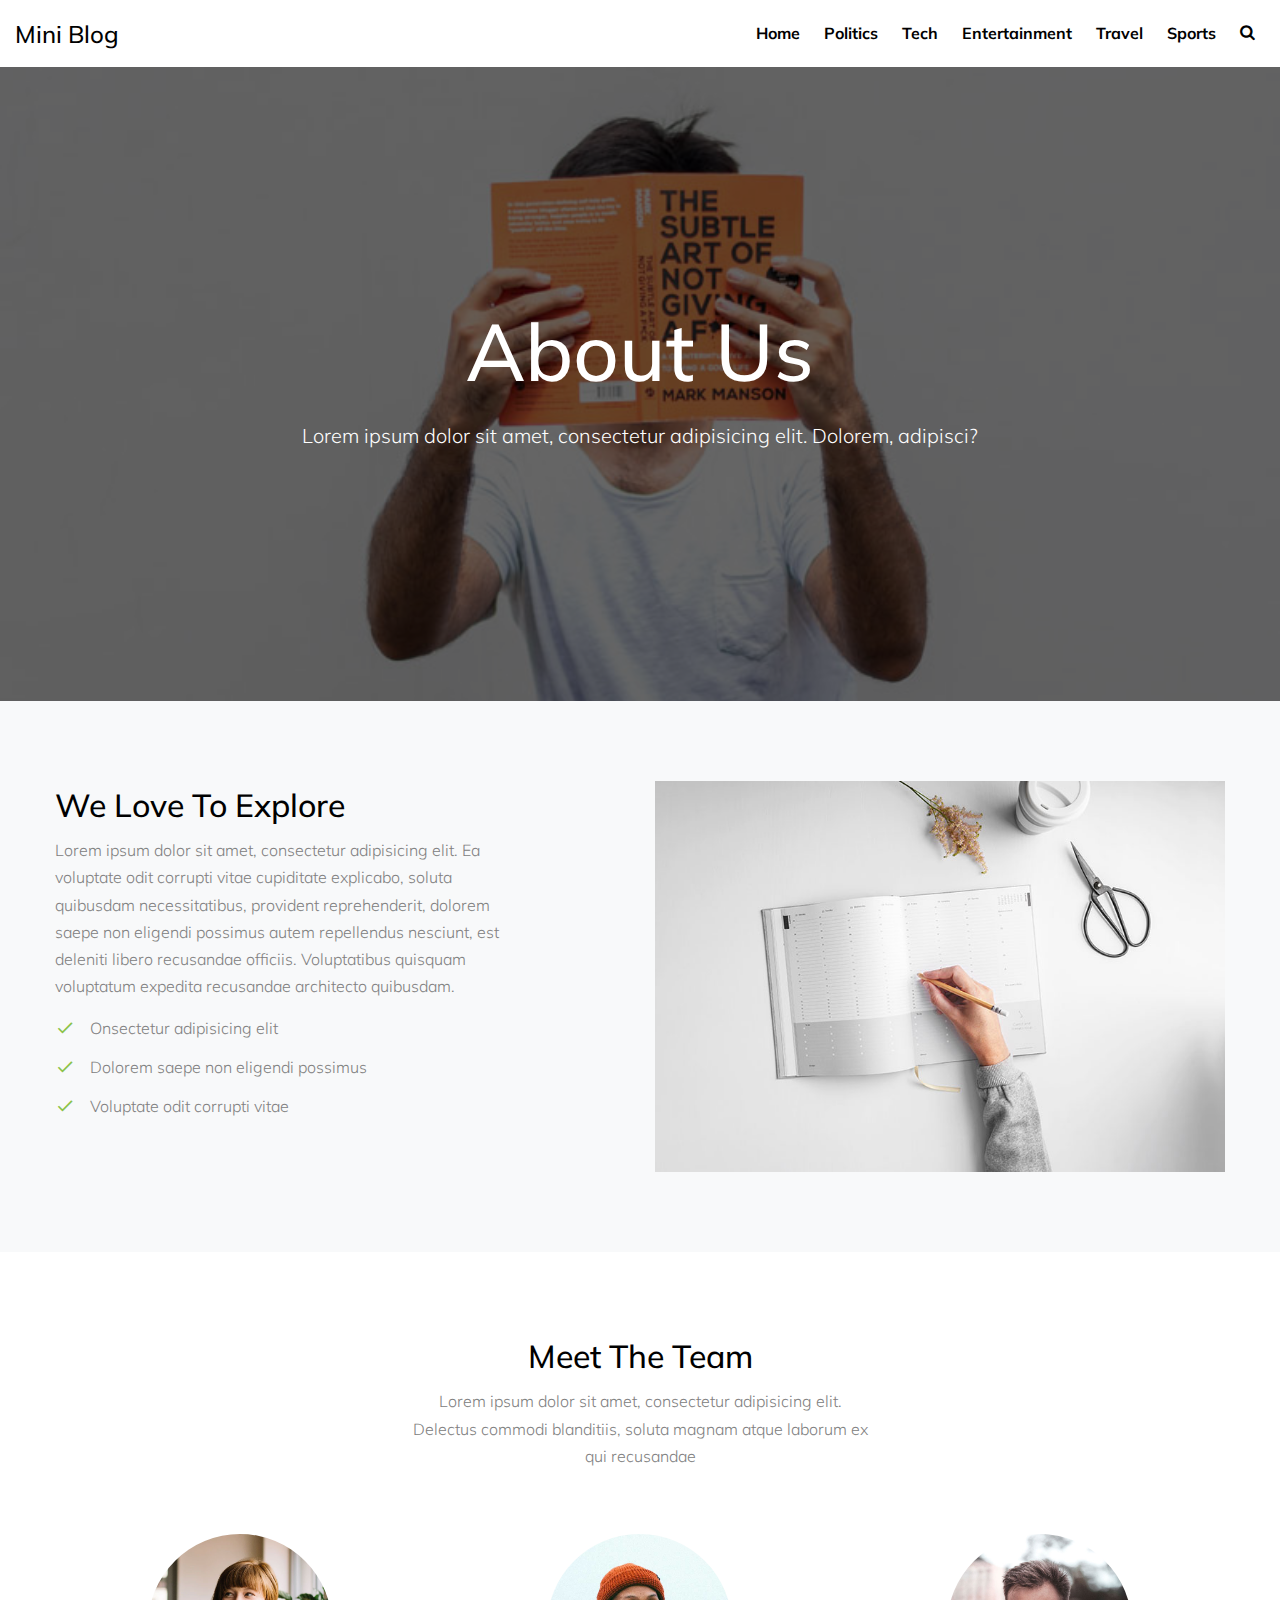
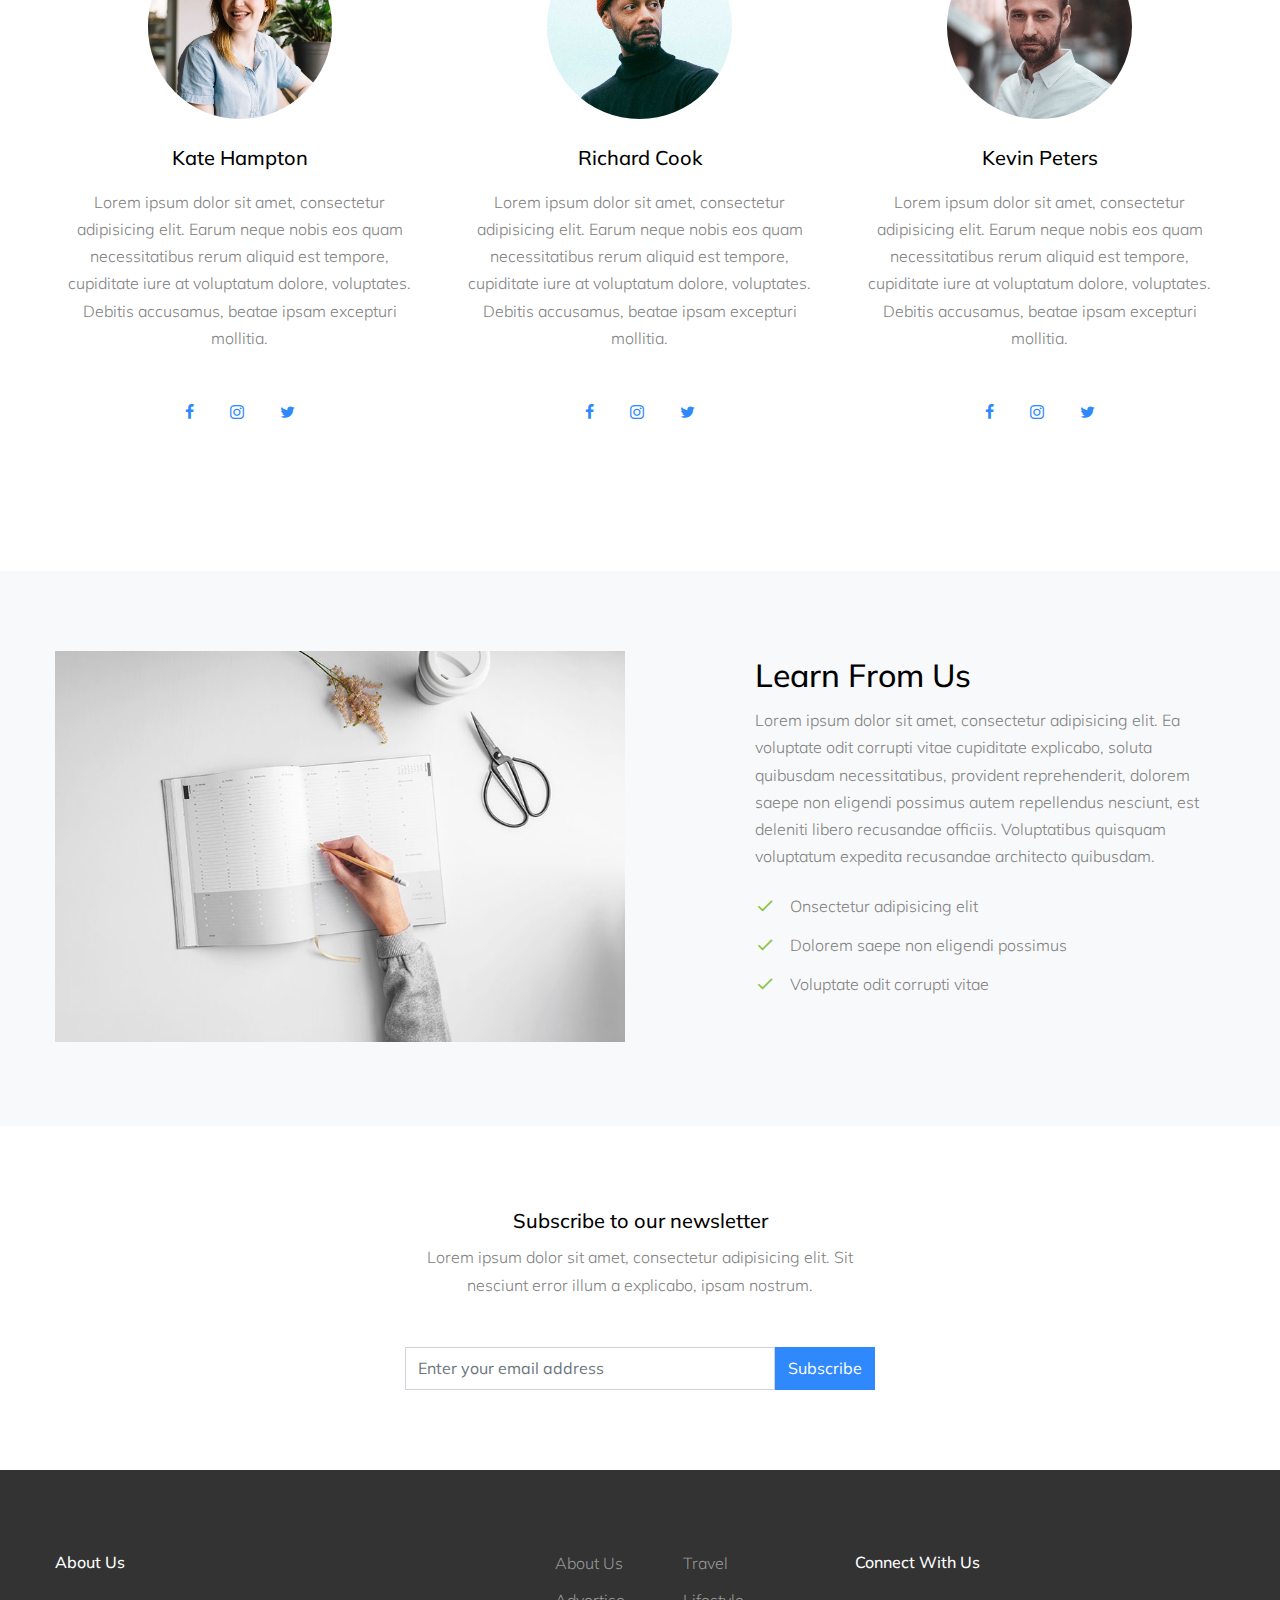
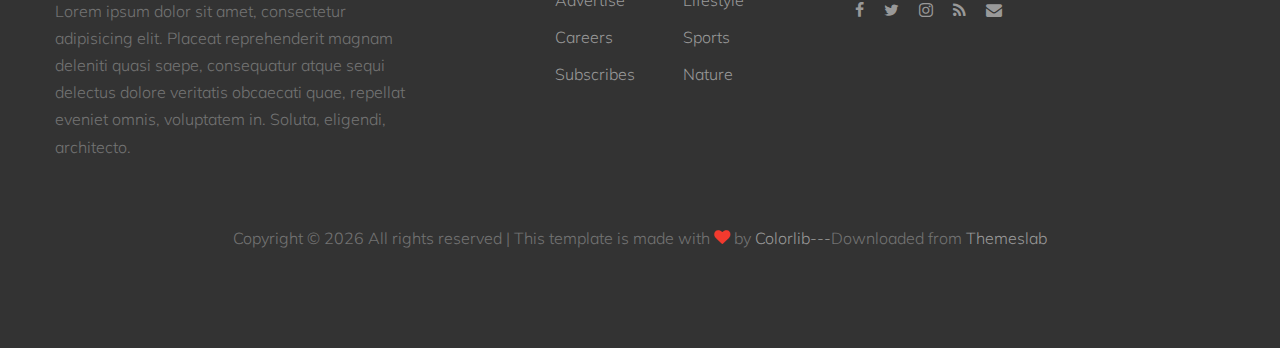
<file: myblog/about.html>
<!DOCTYPE html>
<html lang="en">
  <head>
    <title>Mini Blog</title>
    <meta charset="utf-8">
    <meta name="viewport" content="width=device-width, initial-scale=1, shrink-to-fit=no">

    <link href="https://fonts.googleapis.com/css?family=Muli:300,400,700|Playfair+Display:400,700,900" rel="stylesheet">

    <link rel="stylesheet" href="fonts/icomoon/style.css">
    <link rel="stylesheet" href="css/bootstrap.min.css">
    <link rel="stylesheet" href="css/magnific-popup.css">
    <link rel="stylesheet" href="css/jquery-ui.css">
    <link rel="stylesheet" href="css/owl.carousel.min.css">
    <link rel="stylesheet" href="css/owl.theme.default.min.css">
    <link rel="stylesheet" href="css/bootstrap-datepicker.css">
    <link rel="stylesheet" href="fonts/flaticon/font/flaticon.css">
    <link rel="stylesheet" href="css/aos.css">

    <link rel="stylesheet" href="css/style.css">
  </head>
  <body>
  
  <div class="site-wrap">

    <div class="site-mobile-menu">
      <div class="site-mobile-menu-header">
        <div class="site-mobile-menu-close mt-3">
          <span class="icon-close2 js-menu-toggle"></span>
        </div>
      </div>
      <div class="site-mobile-menu-body"></div>
    </div>
    
    <header class="site-navbar" role="banner">
      <div class="container-fluid">
        <div class="row align-items-center">
          
          <div class="col-12 search-form-wrap js-search-form">
            <form method="get" action="#">
              <input type="text" id="s" class="form-control" placeholder="Search...">
              <button class="search-btn" type="submit"><span class="icon-search"></span></button>
            </form>
          </div>

          <div class="col-4 site-logo">
            <a href="index.html" class="text-black h2 mb-0">Mini Blog</a>
          </div>

          <div class="col-8 text-right">
            <nav class="site-navigation" role="navigation">
              <ul class="site-menu js-clone-nav mr-auto d-none d-lg-block mb-0">
                <li><a href="category.html">Home</a></li>
                <li><a href="category.html">Politics</a></li>
                <li><a href="category.html">Tech</a></li>
                <li><a href="category.html">Entertainment</a></li>
                <li><a href="category.html">Travel</a></li>
                <li><a href="category.html">Sports</a></li>
                <li class="d-none d-lg-inline-block"><a href="#" class="js-search-toggle"><span class="icon-search"></span></a></li>
              </ul>
            </nav>
            <a href="#" class="site-menu-toggle js-menu-toggle text-black d-inline-block d-lg-none"><span class="icon-menu h3"></span></a></div>
          </div>

      </div>
    </header>
    
    
    <div class="site-cover site-cover-sm same-height overlay single-page" style="background-image: url('images/img_4.jpg');">
      <div class="container">
        <div class="row same-height justify-content-center">
          <div class="col-md-12 col-lg-10">
            <div class="post-entry text-center">
              <h1 class="">About Us</h1>
              <p class="lead mb-4 text-white">Lorem ipsum dolor sit amet, consectetur adipisicing elit. Dolorem, adipisci?</p>
            </div>
          </div>
        </div>
      </div>
    </div>
    
    
    <div class="site-section bg-light">
      <div class="container">
        <div class="row">
          <div class="col-md-6 order-md-2">
            <img src="images/img_1.jpg" alt="Image" class="img-fluid">
          </div>
          <div class="col-md-5 mr-auto order-md-1">
            <h2>We Love To Explore</h2>
            <p>Lorem ipsum dolor sit amet, consectetur adipisicing elit. Ea voluptate odit corrupti vitae cupiditate explicabo, soluta quibusdam necessitatibus, provident reprehenderit, dolorem saepe non eligendi possimus autem repellendus nesciunt, est deleniti libero recusandae officiis. Voluptatibus quisquam voluptatum expedita recusandae architecto quibusdam.</p>
            <ul class="ul-check list-unstyled success">
              <li>Onsectetur adipisicing elit</li>
              <li>Dolorem saepe non eligendi possimus</li>
              <li>Voluptate odit corrupti vitae</li>
            </ul>
          </div>
        </div>
      </div>
    </div>

    <div class="site-section">
      <div class="container">
        <div class="row mb-5 justify-content-center">
          <div class="col-md-5 text-center">
            <h2>Meet The Team</h2>
            <p>Lorem ipsum dolor sit amet, consectetur adipisicing elit. Delectus commodi blanditiis, soluta magnam atque laborum ex qui recusandae</p>
          </div>
        </div>
        <div class="row">
          <div class="col-md-6 col-lg-4 mb-5 text-center">
            <img src="images/person_1.jpg" alt="Image" class="img-fluid w-50 rounded-circle mb-4">
            <h2 class="mb-3 h5">Kate Hampton</h2>
            <p>Lorem ipsum dolor sit amet, consectetur adipisicing elit. Earum neque nobis eos quam necessitatibus rerum aliquid est tempore, cupiditate iure at voluptatum dolore, voluptates. Debitis accusamus, beatae ipsam excepturi mollitia.</p>

            <p class="mt-5">
              <a href="#" class="p-3"><span class="icon-facebook"></span></a>
              <a href="#" class="p-3"><span class="icon-instagram"></span></a>
              <a href="#" class="p-3"><span class="icon-twitter"></span></a>
            </p>
          </div>

          <div class="col-md-6 col-lg-4 mb-5 text-center">
            <img src="images/person_2.jpg" alt="Image" class="img-fluid w-50 rounded-circle mb-4">
            <h2 class="mb-3 h5">Richard Cook</h2>
            <p>Lorem ipsum dolor sit amet, consectetur adipisicing elit. Earum neque nobis eos quam necessitatibus rerum aliquid est tempore, cupiditate iure at voluptatum dolore, voluptates. Debitis accusamus, beatae ipsam excepturi mollitia.</p>

            <p class="mt-5">
              <a href="#" class="p-3"><span class="icon-facebook"></span></a>
              <a href="#" class="p-3"><span class="icon-instagram"></span></a>
              <a href="#" class="p-3"><span class="icon-twitter"></span></a>
            </p>
          </div>

          <div class="col-md-6 col-lg-4 mb-5 text-center">
            <img src="images/person_3.jpg" alt="Image" class="img-fluid w-50 rounded-circle mb-4">
            <h2 class="mb-3 h5">Kevin Peters</h2>
            <p>Lorem ipsum dolor sit amet, consectetur adipisicing elit. Earum neque nobis eos quam necessitatibus rerum aliquid est tempore, cupiditate iure at voluptatum dolore, voluptates. Debitis accusamus, beatae ipsam excepturi mollitia.</p>

            <p class="mt-5">
              <a href="#" class="p-3"><span class="icon-facebook"></span></a>
              <a href="#" class="p-3"><span class="icon-instagram"></span></a>
              <a href="#" class="p-3"><span class="icon-twitter"></span></a>
            </p>
          </div>
        </div>
      </div>
    </div>
    
    <div class="site-section bg-light">
      <div class="container">
        <div class="row">
          <div class="col-md-6">
            <img src="images/img_1.jpg" alt="Image" class="img-fluid">
          </div>
          <div class="col-md-5 ml-auto">
            <h2>Learn From Us</h2>
            <p class="mb-4">Lorem ipsum dolor sit amet, consectetur adipisicing elit. Ea voluptate odit corrupti vitae cupiditate explicabo, soluta quibusdam necessitatibus, provident reprehenderit, dolorem saepe non eligendi possimus autem repellendus nesciunt, est deleniti libero recusandae officiis. Voluptatibus quisquam voluptatum expedita recusandae architecto quibusdam.</p>
            
            <ul class="ul-check list-unstyled success">
              <li>Onsectetur adipisicing elit</li>
              <li>Dolorem saepe non eligendi possimus</li>
              <li>Voluptate odit corrupti vitae</li>
            </ul>
          </div>
        </div>
      </div>
    </div>


    <div class="site-section bg-white">
      <div class="container">
        <div class="row justify-content-center text-center">
          <div class="col-md-5">
            <div class="subscribe-1 ">
              <h2>Subscribe to our newsletter</h2>
              <p class="mb-5">Lorem ipsum dolor sit amet, consectetur adipisicing elit. Sit nesciunt error illum a explicabo, ipsam nostrum.</p>
              <form action="#" class="d-flex">
                <input type="text" class="form-control" placeholder="Enter your email address">
                <input type="submit" class="btn btn-primary" value="Subscribe">
              </form>
            </div>
          </div>
        </div>
      </div>
    </div>
    
    <div class="site-footer">
      <div class="container">
        <div class="row mb-5">
          <div class="col-md-4">
            <h3 class="footer-heading mb-4">About Us</h3>
            <p>Lorem ipsum dolor sit amet, consectetur adipisicing elit. Placeat reprehenderit magnam deleniti quasi saepe, consequatur atque sequi delectus dolore veritatis obcaecati quae, repellat eveniet omnis, voluptatem in. Soluta, eligendi, architecto.</p>
          </div>
          <div class="col-md-3 ml-auto">
            <!-- <h3 class="footer-heading mb-4">Navigation</h3> -->
            <ul class="list-unstyled float-left mr-5">
              <li><a href="#">About Us</a></li>
              <li><a href="#">Advertise</a></li>
              <li><a href="#">Careers</a></li>
              <li><a href="#">Subscribes</a></li>
            </ul>
            <ul class="list-unstyled float-left">
              <li><a href="#">Travel</a></li>
              <li><a href="#">Lifestyle</a></li>
              <li><a href="#">Sports</a></li>
              <li><a href="#">Nature</a></li>
            </ul>
          </div>
          <div class="col-md-4">
            

            <div>
              <h3 class="footer-heading mb-4">Connect With Us</h3>
              <p>
                <a href="#"><span class="icon-facebook pt-2 pr-2 pb-2 pl-0"></span></a>
                <a href="#"><span class="icon-twitter p-2"></span></a>
                <a href="#"><span class="icon-instagram p-2"></span></a>
                <a href="#"><span class="icon-rss p-2"></span></a>
                <a href="#"><span class="icon-envelope p-2"></span></a>
              </p>
            </div>
          </div>
        </div>
        <div class="row">
          <div class="col-12 text-center">
            <p>
              <!-- Link back to Colorlib can't be removed. Template is licensed under CC BY 3.0. -->
              Copyright &copy; <script>document.write(new Date().getFullYear());</script> All rights reserved | This template is made with <i class="icon-heart text-danger" aria-hidden="true"></i> by <a href="https://colorlib.com" target="_blank" >Colorlib---</a>Downloaded from <a href="https://themeslab.org/" target="_blank">Themeslab</a>
              <!-- Link back to Colorlib can't be removed. Template is licensed under CC BY 3.0. -->
              </p>
          </div>
        </div>
      </div>
    </div>
    
  </div>

  <script src="js/jquery-3.3.1.min.js"></script>
  <script src="js/jquery-migrate-3.0.1.min.js"></script>
  <script src="js/jquery-ui.js"></script>
  <script src="js/popper.min.js"></script>
  <script src="js/bootstrap.min.js"></script>
  <script src="js/owl.carousel.min.js"></script>
  <script src="js/jquery.stellar.min.js"></script>
  <script src="js/jquery.countdown.min.js"></script>
  <script src="js/jquery.magnific-popup.min.js"></script>
  <script src="js/bootstrap-datepicker.min.js"></script>
  <script src="js/aos.js"></script>

  <script src="js/main.js"></script>

 
  </body>
</html>
</file>
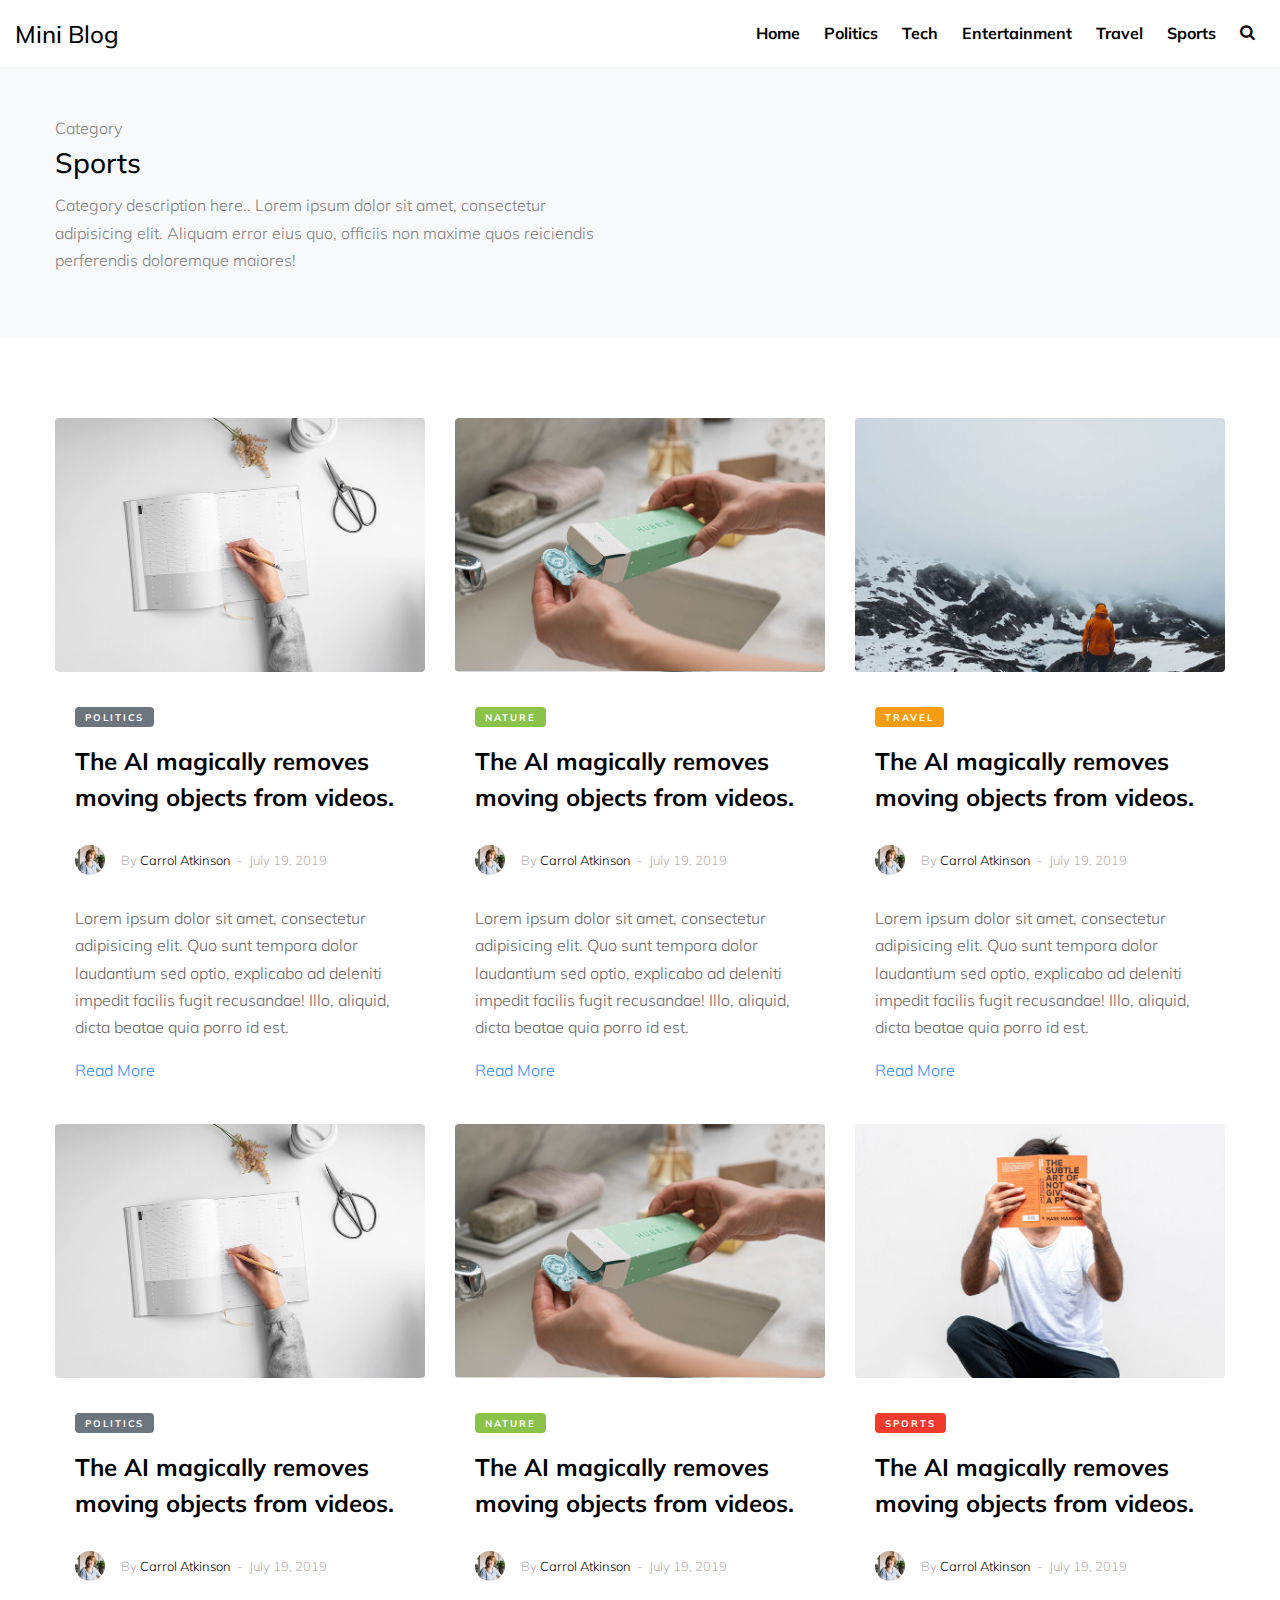
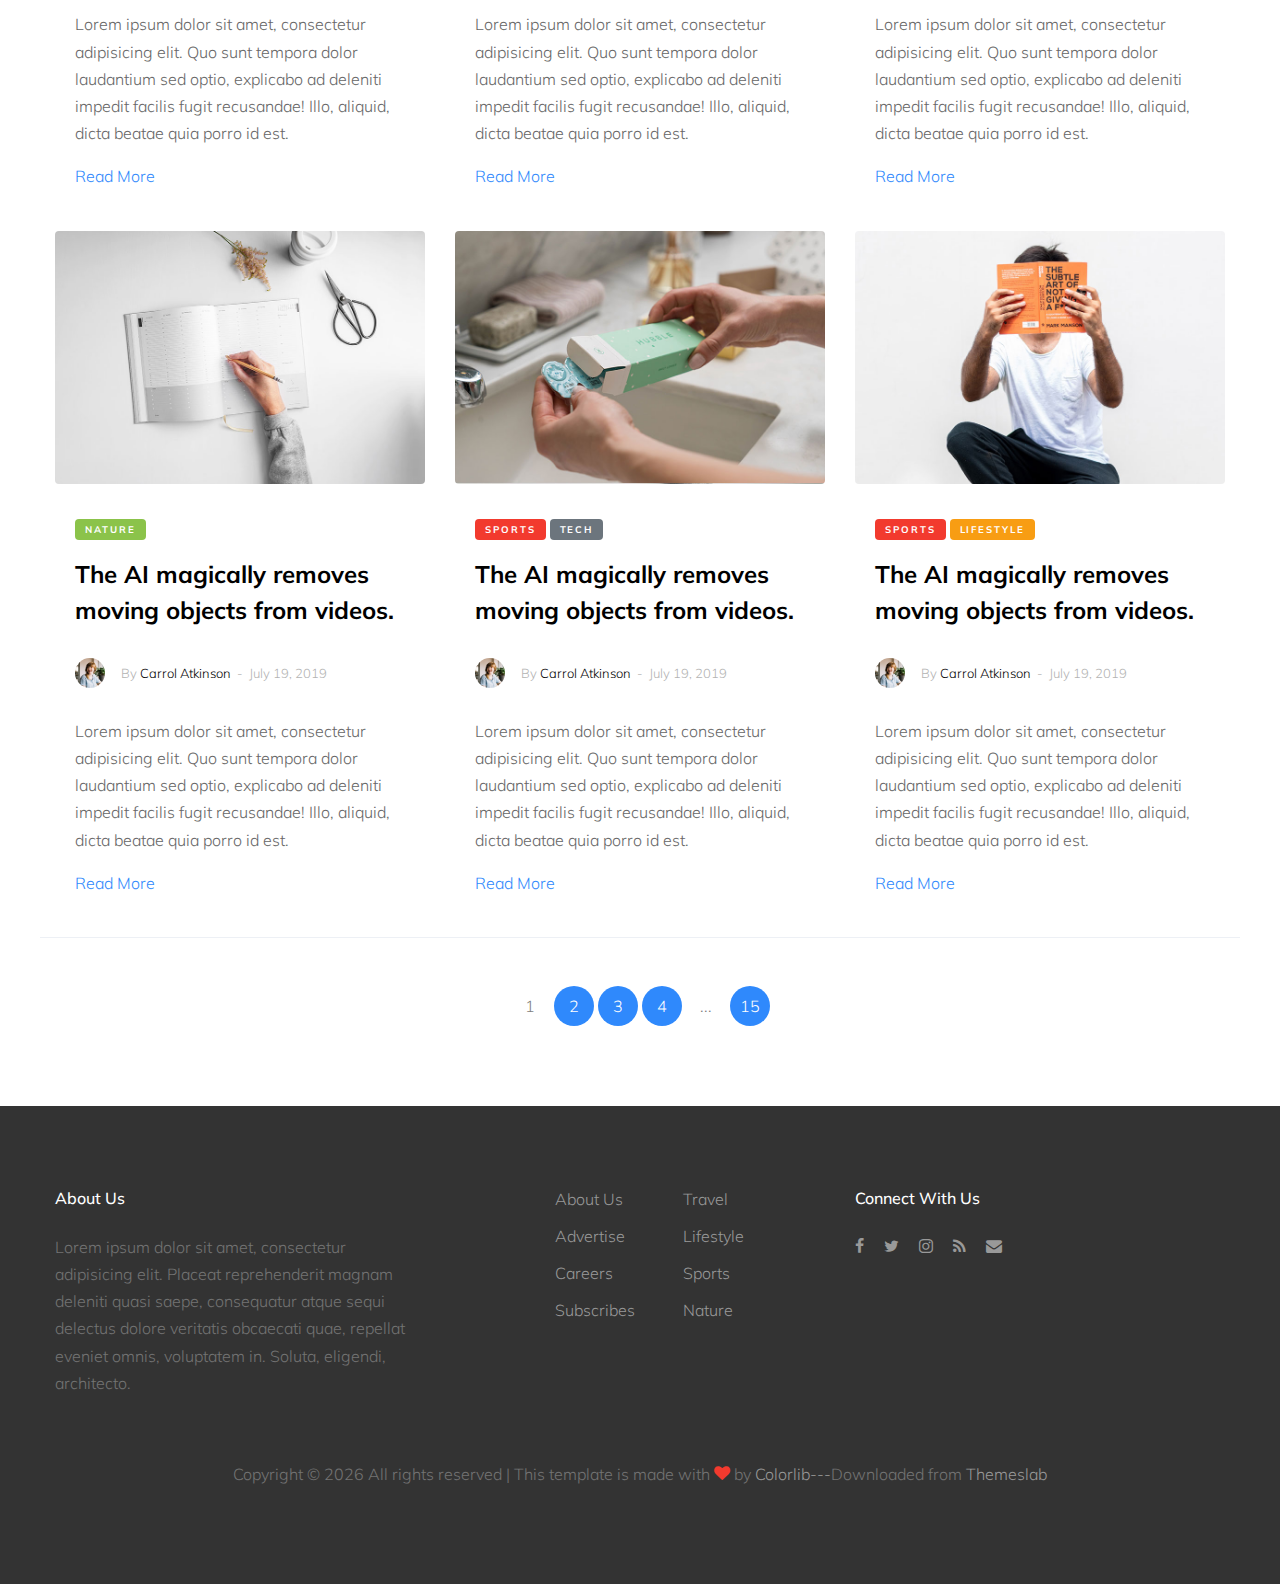
<file: myblog/category.html>
<!DOCTYPE html>
<html lang="en">
  <head>
    <title>Mini Blog</title>
    <meta charset="utf-8">
    <meta name="viewport" content="width=device-width, initial-scale=1, shrink-to-fit=no">

    <link href="https://fonts.googleapis.com/css?family=Muli:300,400,700|Playfair+Display:400,700,900" rel="stylesheet">

    <link rel="stylesheet" href="fonts/icomoon/style.css">
    <link rel="stylesheet" href="css/bootstrap.min.css">
    <link rel="stylesheet" href="css/magnific-popup.css">
    <link rel="stylesheet" href="css/jquery-ui.css">
    <link rel="stylesheet" href="css/owl.carousel.min.css">
    <link rel="stylesheet" href="css/owl.theme.default.min.css">
    <link rel="stylesheet" href="css/bootstrap-datepicker.css">
    <link rel="stylesheet" href="fonts/flaticon/font/flaticon.css">
    <link rel="stylesheet" href="css/aos.css">

    <link rel="stylesheet" href="css/style.css">
  </head>
  <body>
  
  <div class="site-wrap">

    <div class="site-mobile-menu">
      <div class="site-mobile-menu-header">
        <div class="site-mobile-menu-close mt-3">
          <span class="icon-close2 js-menu-toggle"></span>
        </div>
      </div>
      <div class="site-mobile-menu-body"></div>
    </div>
    
    <header class="site-navbar" role="banner">
      <div class="container-fluid">
        <div class="row align-items-center">
          
          <div class="col-12 search-form-wrap js-search-form">
            <form method="get" action="#">
              <input type="text" id="s" class="form-control" placeholder="Search...">
              <button class="search-btn" type="submit"><span class="icon-search"></span></button>
            </form>
          </div>

          <div class="col-4 site-logo">
            <a href="index.html" class="text-black h2 mb-0">Mini Blog</a>
          </div>

          <div class="col-8 text-right">
            <nav class="site-navigation" role="navigation">
              <ul class="site-menu js-clone-nav mr-auto d-none d-lg-block mb-0">
                <li><a href="category.html">Home</a></li>
                <li><a href="category.html">Politics</a></li>
                <li><a href="category.html">Tech</a></li>
                <li><a href="category.html">Entertainment</a></li>
                <li><a href="category.html">Travel</a></li>
                <li><a href="category.html">Sports</a></li>
                <li class="d-none d-lg-inline-block"><a href="#" class="js-search-toggle"><span class="icon-search"></span></a></li>
              </ul>
            </nav>
            <a href="#" class="site-menu-toggle js-menu-toggle text-black d-inline-block d-lg-none"><span class="icon-menu h3"></span></a></div>
          </div>

      </div>
    </header>
    
    
    <div class="py-5 bg-light">
      <div class="container">
        <div class="row">
          <div class="col-md-6">
            <span>Category</span>
            <h3>Sports</h3>
            <p>Category description here.. Lorem ipsum dolor sit amet, consectetur adipisicing elit. Aliquam error eius quo, officiis non maxime quos reiciendis perferendis doloremque maiores!</p>
          </div>
        </div>
      </div>
    </div>

    <div class="site-section bg-white">
      <div class="container">
        <div class="row">
          <div class="col-lg-4 mb-4">
            <div class="entry2">
              <a href="single.html"><img src="images/img_1.jpg" alt="Image" class="img-fluid rounded"></a>
              <div class="excerpt">
              <span class="post-category text-white bg-secondary mb-3">Politics</span>

              <h2><a href="single.html">The AI magically removes moving objects from videos.</a></h2>
              <div class="post-meta align-items-center text-left clearfix">
                <figure class="author-figure mb-0 mr-3 float-left"><img src="images/person_1.jpg" alt="Image" class="img-fluid"></figure>
                <span class="d-inline-block mt-1">By <a href="#">Carrol Atkinson</a></span>
                <span>&nbsp;-&nbsp; July 19, 2019</span>
              </div>
              
                <p>Lorem ipsum dolor sit amet, consectetur adipisicing elit. Quo sunt tempora dolor laudantium sed optio, explicabo ad deleniti impedit facilis fugit recusandae! Illo, aliquid, dicta beatae quia porro id est.</p>
                <p><a href="#">Read More</a></p>
              </div>
            </div>
          </div>
          <div class="col-lg-4 mb-4">
            <div class="entry2">
              <a href="single.html"><img src="images/img_2.jpg" alt="Image" class="img-fluid rounded"></a>
              <div class="excerpt">
              <span class="post-category text-white bg-success mb-3">Nature</span>

              <h2><a href="single.html">The AI magically removes moving objects from videos.</a></h2>
              <div class="post-meta align-items-center text-left clearfix">
                <figure class="author-figure mb-0 mr-3 float-left"><img src="images/person_1.jpg" alt="Image" class="img-fluid"></figure>
                <span class="d-inline-block mt-1">By <a href="#">Carrol Atkinson</a></span>
                <span>&nbsp;-&nbsp; July 19, 2019</span>
              </div>
              
                <p>Lorem ipsum dolor sit amet, consectetur adipisicing elit. Quo sunt tempora dolor laudantium sed optio, explicabo ad deleniti impedit facilis fugit recusandae! Illo, aliquid, dicta beatae quia porro id est.</p>
                <p><a href="#">Read More</a></p>
              </div>
            </div>
          </div>
          <div class="col-lg-4 mb-4">
            <div class="entry2">
              <a href="single.html"><img src="images/img_3.jpg" alt="Image" class="img-fluid rounded"></a>
              <div class="excerpt">
              <span class="post-category text-white bg-warning mb-3">Travel</span>

              <h2><a href="single.html">The AI magically removes moving objects from videos.</a></h2>
              <div class="post-meta align-items-center text-left clearfix">
                <figure class="author-figure mb-0 mr-3 float-left"><img src="images/person_1.jpg" alt="Image" class="img-fluid"></figure>
                <span class="d-inline-block mt-1">By <a href="#">Carrol Atkinson</a></span>
                <span>&nbsp;-&nbsp; July 19, 2019</span>
              </div>
              
                <p>Lorem ipsum dolor sit amet, consectetur adipisicing elit. Quo sunt tempora dolor laudantium sed optio, explicabo ad deleniti impedit facilis fugit recusandae! Illo, aliquid, dicta beatae quia porro id est.</p>
                <p><a href="#">Read More</a></p>
              </div>
            </div>
          </div>


          <div class="col-lg-4 mb-4">
            <div class="entry2">
              <a href="single.html"><img src="images/img_1.jpg" alt="Image" class="img-fluid rounded"></a>
              <div class="excerpt">
              <span class="post-category text-white bg-secondary mb-3">Politics</span>

              <h2><a href="single.html">The AI magically removes moving objects from videos.</a></h2>
              <div class="post-meta align-items-center text-left clearfix">
                <figure class="author-figure mb-0 mr-3 float-left"><img src="images/person_1.jpg" alt="Image" class="img-fluid"></figure>
                <span class="d-inline-block mt-1">By <a href="#">Carrol Atkinson</a></span>
                <span>&nbsp;-&nbsp; July 19, 2019</span>
              </div>
              
                <p>Lorem ipsum dolor sit amet, consectetur adipisicing elit. Quo sunt tempora dolor laudantium sed optio, explicabo ad deleniti impedit facilis fugit recusandae! Illo, aliquid, dicta beatae quia porro id est.</p>
                <p><a href="#">Read More</a></p>
              </div>
            </div>
          </div>
          <div class="col-lg-4 mb-4">
            <div class="entry2">
              <a href="single.html"><img src="images/img_2.jpg" alt="Image" class="img-fluid rounded"></a>
              <div class="excerpt">
              <span class="post-category text-white bg-success mb-3">Nature</span>

              <h2><a href="single.html">The AI magically removes moving objects from videos.</a></h2>
              <div class="post-meta align-items-center text-left clearfix">
                <figure class="author-figure mb-0 mr-3 float-left"><img src="images/person_1.jpg" alt="Image" class="img-fluid"></figure>
                <span class="d-inline-block mt-1">By <a href="#">Carrol Atkinson</a></span>
                <span>&nbsp;-&nbsp; July 19, 2019</span>
              </div>
              
                <p>Lorem ipsum dolor sit amet, consectetur adipisicing elit. Quo sunt tempora dolor laudantium sed optio, explicabo ad deleniti impedit facilis fugit recusandae! Illo, aliquid, dicta beatae quia porro id est.</p>
                <p><a href="#">Read More</a></p>
              </div>
            </div>
          </div>
          <div class="col-lg-4 mb-4">
            <div class="entry2">
              <a href="single.html"><img src="images/img_4.jpg" alt="Image" class="img-fluid rounded"></a>
              <div class="excerpt">
              <span class="post-category text-white bg-danger mb-3">Sports</span>

              <h2><a href="single.html">The AI magically removes moving objects from videos.</a></h2>
              <div class="post-meta align-items-center text-left clearfix">
                <figure class="author-figure mb-0 mr-3 float-left"><img src="images/person_1.jpg" alt="Image" class="img-fluid"></figure>
                <span class="d-inline-block mt-1">By <a href="#">Carrol Atkinson</a></span>
                <span>&nbsp;-&nbsp; July 19, 2019</span>
              </div>
              
                <p>Lorem ipsum dolor sit amet, consectetur adipisicing elit. Quo sunt tempora dolor laudantium sed optio, explicabo ad deleniti impedit facilis fugit recusandae! Illo, aliquid, dicta beatae quia porro id est.</p>
                <p><a href="#">Read More</a></p>
              </div>
            </div>
          </div>


          <div class="col-lg-4 mb-4">
            <div class="entry2">
              <a href="single.html"><img src="images/img_1.jpg" alt="Image" class="img-fluid rounded"></a>
              <div class="excerpt">
              <span class="post-category text-white bg-success mb-3">Nature</span>

              <h2><a href="single.html">The AI magically removes moving objects from videos.</a></h2>
              <div class="post-meta align-items-center text-left clearfix">
                <figure class="author-figure mb-0 mr-3 float-left"><img src="images/person_1.jpg" alt="Image" class="img-fluid"></figure>
                <span class="d-inline-block mt-1">By <a href="#">Carrol Atkinson</a></span>
                <span>&nbsp;-&nbsp; July 19, 2019</span>
              </div>
              
                <p>Lorem ipsum dolor sit amet, consectetur adipisicing elit. Quo sunt tempora dolor laudantium sed optio, explicabo ad deleniti impedit facilis fugit recusandae! Illo, aliquid, dicta beatae quia porro id est.</p>
                <p><a href="#">Read More</a></p>
              </div>
            </div>
          </div>
          <div class="col-lg-4 mb-4">
            <div class="entry2">
              <a href="single.html"><img src="images/img_2.jpg" alt="Image" class="img-fluid rounded"></a>
              <div class="excerpt">
              <span class="post-category text-white bg-danger mb-3">Sports</span>
              <span class="post-category text-white bg-secondary mb-3">Tech</span>

              <h2><a href="single.html">The AI magically removes moving objects from videos.</a></h2>
              <div class="post-meta align-items-center text-left clearfix">
                <figure class="author-figure mb-0 mr-3 float-left"><img src="images/person_1.jpg" alt="Image" class="img-fluid"></figure>
                <span class="d-inline-block mt-1">By <a href="#">Carrol Atkinson</a></span>
                <span>&nbsp;-&nbsp; July 19, 2019</span>
              </div>
                <p>Lorem ipsum dolor sit amet, consectetur adipisicing elit. Quo sunt tempora dolor laudantium sed optio, explicabo ad deleniti impedit facilis fugit recusandae! Illo, aliquid, dicta beatae quia porro id est.</p>
                <p><a href="#">Read More</a></p>
              </div>
            </div>
          </div>
          <div class="col-lg-4 mb-4">
            <div class="entry2">
              <a href="single.html"><img src="images/img_4.jpg" alt="Image" class="img-fluid rounded"></a>
              <div class="excerpt">
              <span class="post-category text-white bg-danger mb-3">Sports</span>
              <span class="post-category text-white bg-warning mb-3">Lifestyle</span>

              <h2><a href="single.html">The AI magically removes moving objects from videos.</a></h2>
              <div class="post-meta align-items-center text-left clearfix">
                <figure class="author-figure mb-0 mr-3 float-left"><img src="images/person_1.jpg" alt="Image" class="img-fluid"></figure>
                <span class="d-inline-block mt-1">By <a href="#">Carrol Atkinson</a></span>
                <span>&nbsp;-&nbsp; July 19, 2019</span>
              </div>
              
                <p>Lorem ipsum dolor sit amet, consectetur adipisicing elit. Quo sunt tempora dolor laudantium sed optio, explicabo ad deleniti impedit facilis fugit recusandae! Illo, aliquid, dicta beatae quia porro id est.</p>
                <p><a href="#">Read More</a></p>
              </div>
            </div>
          </div>
        </div>
        <div class="row text-center pt-5 border-top">
          <div class="col-md-12">
            <div class="custom-pagination">
              <span>1</span>
              <a href="#">2</a>
              <a href="#">3</a>
              <a href="#">4</a>
              <span>...</span>
              <a href="#">15</a>
            </div>
          </div>
      </div>
    </div>
  </div>
    
    
    
    <div class="site-footer">
      <div class="container">
        <div class="row mb-5">
          <div class="col-md-4">
            <h3 class="footer-heading mb-4">About Us</h3>
            <p>Lorem ipsum dolor sit amet, consectetur adipisicing elit. Placeat reprehenderit magnam deleniti quasi saepe, consequatur atque sequi delectus dolore veritatis obcaecati quae, repellat eveniet omnis, voluptatem in. Soluta, eligendi, architecto.</p>
          </div>
          <div class="col-md-3 ml-auto">
            <!-- <h3 class="footer-heading mb-4">Navigation</h3> -->
            <ul class="list-unstyled float-left mr-5">
              <li><a href="#">About Us</a></li>
              <li><a href="#">Advertise</a></li>
              <li><a href="#">Careers</a></li>
              <li><a href="#">Subscribes</a></li>
            </ul>
            <ul class="list-unstyled float-left">
              <li><a href="#">Travel</a></li>
              <li><a href="#">Lifestyle</a></li>
              <li><a href="#">Sports</a></li>
              <li><a href="#">Nature</a></li>
            </ul>
          </div>
          <div class="col-md-4">
            

            <div>
              <h3 class="footer-heading mb-4">Connect With Us</h3>
              <p>
                <a href="#"><span class="icon-facebook pt-2 pr-2 pb-2 pl-0"></span></a>
                <a href="#"><span class="icon-twitter p-2"></span></a>
                <a href="#"><span class="icon-instagram p-2"></span></a>
                <a href="#"><span class="icon-rss p-2"></span></a>
                <a href="#"><span class="icon-envelope p-2"></span></a>
              </p>
            </div>
          </div>
        </div>
        <div class="row">
          <div class="col-12 text-center">
            <p>
              <!-- Link back to Colorlib can't be removed. Template is licensed under CC BY 3.0. -->
              Copyright &copy; <script>document.write(new Date().getFullYear());</script> All rights reserved | This template is made with <i class="icon-heart text-danger" aria-hidden="true"></i> by <a href="https://colorlib.com" target="_blank" >Colorlib---</a>Downloaded from <a href="https://themeslab.org/" target="_blank">Themeslab</a>
              <!-- Link back to Colorlib can't be removed. Template is licensed under CC BY 3.0. -->
              </p>
          </div>
        </div>
      </div>
    </div>
    
  </div>

  <script src="js/jquery-3.3.1.min.js"></script>
  <script src="js/jquery-migrate-3.0.1.min.js"></script>
  <script src="js/jquery-ui.js"></script>
  <script src="js/popper.min.js"></script>
  <script src="js/bootstrap.min.js"></script>
  <script src="js/owl.carousel.min.js"></script>
  <script src="js/jquery.stellar.min.js"></script>
  <script src="js/jquery.countdown.min.js"></script>
  <script src="js/jquery.magnific-popup.min.js"></script>
  <script src="js/bootstrap-datepicker.min.js"></script>
  <script src="js/aos.js"></script>

  <script src="js/main.js"></script>


    
  </body>
</html>
</file>
<file: Modest/style.css>
* {
	margin: 0;
	padding: 0;
	box-sizing: border-box;
}

a {
	text-decoration: none;
}

.container {
	max-width: 1170px;
	margin: 0px auto;
	padding-left: 15px;
	padding-right: 15px;
}

/** header **/


header {
	background-color: #1d2126;
	height: 81px;
}

h1 {
	line-height: 81px;
}

h2 {
	font-size: 36px;
}

h2.head-first-block {
	position: relative;
	padding-left: 24px;
	color: #292f36;
	font-weight: normal;
	text-transform: uppercase;
	margin-bottom: 57px;
}

h2.head-first-block:before {
	content: ' ';
	width: 10px;
	height: 35px;
	display: inline-block;
	background-color: #e1e6ea;
	position: absolute;
	left: 0;
	top: 1px;
}

h4 {
	font-size: 16px;
}

header .container {
	display: flex;
	justify-content: space-between;
}

header .container ul {
	height: 81px;
}

header .container ul li {
	display: inline-block;
	line-height: 81px;
}

header .container ul li a {
	display: inline-block;
	height: 30px;
	color: #a4aead;
	text-transform: uppercase;
	border: 2px solid transparent;
	border-radius: 2px;
	padding: 0px 10px;
	line-height: 30px;
	margin-left: 16px;
	font-size: 14px;
}

header .container ul li a:hover {
	border: 2px solid #5b6168;
}

header .container ul li a.active {
	border-color: #23b7a4;
	color: #23b7a4;
}

/** hero **/

#hero {
	height: 660px;
	background-image: url(images/banner.jpg);
	background-repeat: no-repeat;
	background-size: cover;
	background-color: #404257;
	background-position: center;
}
#hero .container h2,
#hero .container p,
#hero .container div {
	max-width: 585px;
}

#hero .container {
	padding-top: 222px;
	position: relative;
	height: 660px;
}

#hero .container h2 {
	line-height: 42px;
	color: white;
	text-transform: uppercase;
	font-weight: normal;
}

#hero .container p {
	line-height: 26px;
	color: #ccd0d7;
	font-size: 16px;
	margin-top: 26px;
}
#hero .container div {
	margin-top: 36px;
}
#hero .container div a {
	display: inline-block;
	height: 44px;
	line-height: 40px;
	padding: 0px 30px;
	border: 2px solid white;
	border-radius: 3px;
	font-size: 14px;
	color: white;	
	text-transform: uppercase;
}

#hero .container div a:hover {
	background-color: #23b7a5;
	border-color: #23b7a5;
}

#hero .container div a:nth-child(2) {
	margin-left: 11px;
}

#hero .container ul {
	position: absolute;
	right: 0px;
	bottom: 30px;
}

#hero .container ul li:first-child {
	margin-left: 0px;
}

#hero .container ul li{
	display: inline-block;
	margin-left: 9px;
}

#hero .container ul li a {
	display: inline-block;
	border: 2px solid white;
	width: 13px;
	height: 13px;
	border-radius: 50%;
	text-indent: -1000000px;
}

#hero .container ul li a.current {
	background-color: white;
}


/** about **/
#about {
	border-bottom: 1px solid #dde1e4;
}

#about .container {
	margin-top: 83px;
	margin-bottom: 87px;
}

#about .container > div {
	display: flex;
	justify-content: space-between;
}

#about .container > div > div:first-child {
	width: 654px;
}

#about .container > div > div:last-child {
	width: 457px;
}

#about .container p {
	color: #8d8f92;
	font-size: 16px;
	line-height: 26px;
}

#about .container > div > div:first-child p {
	margin-bottom: 25px;
}

#about ul {
	padding-top: 21px;
}

#about ul li {
	display: inline-block;
}

#about ul li a {
	display: inline-block;
	width: 60px;
	height: 60px;
	text-indent: -1000000px;
	background-color: #c8cdd0;
	background-repeat: no-repeat;
	background-position: center center;
}

#about ul li a:hover {
	background-color: #d0d5d9;
}

#about ul li:nth-child(1) a {
	background-image: url('images/social/facebook.png');
}

#about ul li:nth-child(2) a {
	background-image: url('images/social/twitter.png');
}

#about ul li:nth-child(3) a {
	background-image: url('images/social/google.png');
}

#about ul li:nth-child(4) a {
	background-image: url('images/social/dribbble.png');
}

#about ul li:nth-child(5) a {
	background-image: url('images/social/Be.png');
}

#about ol {
	counter-reset: about;
}


#about ol li {
	list-style: none;
	position: relative;
	padding-left: 67px;
	margin-bottom: 30px;
}

#about ol li:before {
	counter-increment: about;
	content: counters(about, ".", decimal-leading-zero);
	display: inline-block;
	width: 50px;
	height: 50px;
	background-color: #23b7a4;
	color: white;
	font-size: 20px;
	text-align: center;
	line-height: 50px;
	position: absolute;
	top: 0px;
	left: 0px;
}

#about ol li h4 {
	margin-bottom: 3px;
	font-size: 18px;
	font-weight: normal;
	text-transform: uppercase;
	color: #292f36;
}

/** team **/

#team {
	margin-top: 80px;
	margin-bottom: 100px; 
}


#team-list {
	display: flex;
	justify-content: space-between;
}

#team-list > div {
	width: calc((100% - 90px) / 4)
}


#team-list .mask{
	display: none;
}


#team-list img {
	display: block;
	max-width: 100%;
}

#team-list h4 {
	color: #292f36;
	text-transform: uppercase;
	font-size: 16px;
	font-weight: normal;
}

#team-list p {
	font-size: 14px;
	font-weight: normal;
	color: #8d8f92;
}

#team-list .info {
	background-color: #e1e6ea;
	height: 74px;
	padding: 20px 0 18px 20px;
}

#team-list .mask ul {
	list-style: none;
}

#team-list .mask ul li a {
	display: inline-block;
	width: 50px;
	height: 50px;
	background-color: #3a454d;
	text-indent: -1000000px;
	background-repeat: no-repeat;
	background-position: center center;
	background-size: auto 15px;
}

#team-list .mask ul li:nth-child(1) a {
	background-image: url('images/social/twitter.png')
}

#team-list .mask ul li:nth-child(2) a {
	background-image: url('images/social/facebook.png')
}

#team-list .mask ul li:nth-child(3) a {
	background-image: url('images/social/Linkedin.png')
}

#team-list > div > div:not(.info) {
	position: relative;
}

#team-list > div:hover > div .mask,
#team-list > div:active > div .mask {
	position: absolute;
	top: 0;
	left: 0;
	width: 100%;
	height: 100%;
	background-color: rgba(255,255,255,0.4);
	display: flex;
	justify-content: center;
	align-items: center;
}

#team-list > div:hover .info,
#team-list > div:active .info {
	background-color: #3a454d;
}

#team-list > div:hover .mask ul,
#team-list > div:active .mask ul {
	letter-spacing: -2px;
}

#team-list > div:hover .mask ul li,
#team-list > div:active .mask ul li {
	display: inline-block;
}

#team-list > div .mask ul li a:hover,
#team-list > div .mask ul li a:active {
	background-color: #4e5a62;
}

#team-list > div:hover h4,
#team-list > div:hover p,
#team-list > div:active h4,
#team-list > div:active p {
	color: white;
}

/** work **/

#work h2.head-first-block {
	position: relative;
	padding-left: 24px;
	color: white;
	font-weight: normal;
	text-transform: uppercase;
	margin-bottom: 57px;
}

#work h2.head-first-block:before {
	content: ' ';
	width: 10px;
	height: 35px;
	display: inline-block;
	background-color: #4e5a62;
	position: absolute;
	left: 0;
	top: 1px;
}

#work {
	background-color: #3a454d;
}

#work .container {
	padding-top: 80px;
	padding-bottom: 60px;
}

#work .container > div {
	display: flex;
	flex-wrap: wrap;
	justify-content: space-between;
}

#work .container > div > div {
	display: block;
	margin-bottom: 30px;
	position: relative;
	width: calc((100% - 60px) / 3);
}

#work .container > div > div > img {
	display: block;
	max-width: 100%;
	width: 100%;
}

#work .container > div > div .mask{
	display: none;
}

#work .container button {
	font-size: 14px;
	color: white;
	width: 151px;
	height: 44px;
	border: 2px solid white;
	border-radius: 3px;
	background-color: transparent;
	cursor: pointer;
	margin: 30px auto 0px auto;
}

#work .container > div > div h4 {
	font-size: 18px;
	text-transform: uppercase;
	font-weight: normal;
}
#work .container > div > div:hover .mask {
	display: block;
	width: 100%;
	height: 100%;
	position: absolute;
	top: 0px;
	left: 0px;
	background-color: rgba(0,0,0,0.5);
	background-repeat: no-repeat;
	background-position: center 95px;
	background-image: url(images/plus.png);
	cursor: pointer;
}

#work .container > div > div:hover h4 {
	display: block;
	background-color: #292f36;
	height: 60px;
	position: absolute;
	bottom: 0;
	left: 0;
	width: 100%;
	color: white;
	padding-left: 20px;
	line-height: 60px;
}

#work .container > div > div:hover {

}

#work .container button:hover {
	background-color: #23b7a5;
	border-color: #23b7a5;
}

/** What we do **/

#service .container {
	margin-top: 80px;
	padding-bottom: 70px;
}

#service h2.head-first-block {
	margin-bottom: 90px;
}

#service .container > div {
	display: flex;
	flex-wrap: wrap;
	justify-content: space-between;
}

#service .container > div > div {
	display: inline-block;
	width: calc((100% -90px) /4);
	margin-bottom: 88px;
}

#service .container > div > div h4 {
	font-size: 17px;
	color: #292f36;
	font-weight: normal;
	text-transform: uppercase;
	text-align: center;
	margin-top: 34px;
	margin-bottom: 25px;
}

#service .container > div > div p {
	font-size: 16px;
	line-height: 26px;
	color: #8d8f92;
	font-weight: normal;
	text-align: center;
	padding-left: 10px;
}

#service .container > div > div:before {
	content: ' ';
	display:block;
	width: 100%;
	height: 50px;
	background-repeat: no-repeat;
	background-position: center;

}

#service .container > div > div:nth-child(4n + 1):before{
	background-image: url('images/service/setup.png');
}

#service .container > div > div:nth-child(4n + 2):before{
	background-image: url('images/service/pencil.png');
}

#service .container > div > div:nth-child(4n + 3):before{
	background-image: url('images/service/mobile.png');
}

#service .container > div > div:nth-child(4n + 4):before{
	background-image: url('images/service/clock.png');
}


/** features **/ 

#features {
	background-color: #3a454d;
}

#features h2.head-first-block {
	margin-bottom: 60px;
	color: white;
	text-transform: uppercase;
}

#features h2.head-first-block:before {
	content: ' ';
	width: 10px;
	height: 35px;
	display: inline-block;
	background-color: #4e5a62;
	position: absolute;
	left: 0;
	top: 1px;
}

#features .container {
	padding-top: 85px;
	padding-bottom: 116px;
}

#features .container > div {
	display: flex;
	flex-wrap: wrap;
	justify-content: space-between;
}

#features .container > div > div {
	display: block;
	width: calc((100% - 60px) / 3);
}

#features .container > div > div img {
	max-width: 100%;
}

#features .container > div > div h4 {
	margin-top: 42px;
	font-size: 18px;
	line-height: 42px;
	color: white;
	text-transform: uppercase;
	font-weight: normal;
}

#features .container > div > div p {
	margin-top: 17px;
	color: #dcdfe1;
	font-size: 16px;
	line-height: 26px;
	font-weight: normal;
}

/** contact **/
#contact h2.head-first-block {
	margin-bottom: 60px;
	margin-top: 64px;
}


#contact .container {
	margin-bottom: 83px;
}

#contact-form {
	display: flex;
	justify-content: space-between;
	margin-top: 0px;
}

#contact-form > div,
#contact-form form {
	display: block;
	width: calc((100% - 30px) / 2 );
}

#contact-form > div {
	padding-top: 60px;
}

#contact-form > div h4 {
	font-size: 20px;
	line-height: 26px;
	font-weight: normal;
	text-transform: uppercase;
	color: #292f36;
	margin-bottom: 35px;
}

#contact-form > div p {
	font-size: 16px;
	line-height: 26px;
	font-weight: normal;
	color: #8d8f92;
	margin-bottom: 30px;
}

#contact-form form {
	background-color: white;
	padding: 30px;
	margin-top: -130px;
    z-index: 2;
}


#contact-form form div:nth-child(1) {
	display: flex;
	justify-content: space-between;
}


#contact-form form div:nth-child(1) div {
	display: inline-block;
	width: calc((100% - 15px) / 2);
	margin-bottom: 29px;
}

#contact-form label {
	display: block;
	font-size: 14px;
	line-height: 26px;
	text-transform: uppercase;
	color: #8d8f92;
	margin-bottom: 5px;
}

#contact-form input,
#contact-form textarea {
	border-radius: 3px;
	border: none;
	background-color: #eaeef1;
	outline: none;
	max-width: 100%;
}

#contact-form input {
	display: block;
	height: 44px;
	padding: 5px 20px;
	font-size: 14px;
	line-height: 14px;
}

#contact-form textarea {
	display: block;
	width: 495px;
	height: 159px;
	margin-bottom: 30px;
	resize: none;
	padding: 20px;
	font-size: 14px;
	line-height: 20px;
}

#contact-form button {
	width: 151px;
	height: 44px;
	border-radius: 3px;
	border: none;
	background-color: #23b7a4;
	color: white;
	text-transform: uppercase;
	font-size: 14px;
	line-height: 28px;
	cursor: pointer;
}

/** footer **/

footer {
	background-color: #3a454d;
	height: 95px;
}

footer div {
	display: flex;
	justify-content: space-between;
	align-items: center;
}

footer div p {
	font-size: 14px;
	line-height: 26px;
	color: white;
}

footer div ul {
	list-style: none;
	display: block;
	height: 95px;
	display: flex;
	align-items: center;
}

footer div ul li {
	display: inline-block;
}

footer div ul li a {
	display: inline-block;
	width: 25px;
	height: 20px;
	text-indent: -1000000px;	
	background-repeat: no-repeat;
	background-position: center;
	background-size: auto 15px;
	margin-left: 5px;
}

footer div ul li:nth-child(1) a {
	background-image: url('images/social/twitter.png'); 
}

footer div ul li:nth-child(2) a {
	background-image: url('images/social/facebook.png'); 
}

footer div ul li:nth-child(3) a {
	background-image: url('images/social/skype.png'); 
}

footer div ul li:nth-child(4) a {
	background-image: url('images/social/Be.png'); 
}

footer div ul li:nth-child(5) a {
	background-image: url('images/social/Linkedin.png'); 
}

/** responsive **/


@media screen and (max-width: 960px) {

	#hero {
		height: 550px;
	}

	h2.head-first-block {
		margin-bottom: 40px;
	}


	#hero .container h2,
	#hero .container p,
	#hero .container div {
		max-width: 80%;
		margin-left: auto;
		margin-right: auto;
		text-align: center;
	}

	#hero .container {
	    padding-top: 150px;	
	}


	#hero .container ul {
		position: static;
		text-align: center;
		margin-top: 120px;
	}

	#about .container {
	    margin-top: 50px;
	    margin-bottom: 50px;
	}

	#about .container > div {
	    display: block;
	}

	#about .container > div > div:first-child {
	    width: 100%;
	    padding-bottom: 50px;
	}

	#about .container > div > div:last-child {
	    width: 100%;
	}
	#team {
		margin-top: 60px;
    	margin-bottom: 70px;
	}

	#team-list > div {
		width: calc((100% - 30px) / 4);
	}

	#work h2.head-first-block {
		margin-bottom: 40px;
	}

	#work .container > div > div {
		width: calc((100% - 30px) / 3);
		margin-bottom: 15px;
	}

	#work .container {
	    padding-top: 50px;
	    padding-bottom: 30px;
	}

	#work .container button {
		margin-top: 15px;
	}	

	#service .container {
	    margin-top: 50px;
	    padding-bottom: 40px;
	}

	#service .container > div > div {
		margin-bottom: 58px;
	}

	#service h2.head-first-block {
		margin-bottom: 50px;
	}

	#features .container {
		padding-top: 50px;
   		padding-bottom: 80px;
	}

	#features .container > div > div {
	    width: calc((100% - 40px) / 3);
	}

	#features h2.head-first-block {
	    margin-bottom: 40px;
	}

	#contact h2.head-first-block {
	    margin-bottom: 40px;
	    margin-top: 44px;
	}

	#contact-form {
		margin-top: -70px;
	}

	#contact-form form div:nth-child(1) {
		display: block;
	}

	#contact-form form div:nth-child(1) div {
		display: block;
		width: 100%;
		margin-bottom: 20px;
	}

	#contact-form input {
		width: 100%;
	}

	/*#team-list > div > div .mask {
		display: inline-block;
		position: absolute;
		right: 0px;
		bottom: -70px;
	}

	#team-list > div .mask ul li {
		display: inline-block;
	}

	#team-list  div .info {
		background-color: #3a454d;
		padding-left: 10px;
	}

	#team-list > div .mask ul {
		letter-spacing: -4px;
	}

	#team-list > div h4,
	#team-list > div p {
		color: white;
		font-size: 0.8em;
	}

	#team-list .mask ul li a {
		width: 30px;
		height: 30px;
		background-color: transparent;
	}

	#team-list > div:hover > div .mask {
		background-color: transparent;
	}
 
	#team-list > div:hover > div .mask ul {
		display: inline-block;
	    position: absolute;
	    right: 0px;
	    bottom: -70px;
	    letter-spacing: -4px;

	}*/	
}

@media screen and (max-width: 810px) {
	header {
		height: auto;
	}

	header .container {
		display: block;
		text-align: center;	
	}

	header h1 {
		line-height: 50px;
	}

	header .container ul {
		height: auto;
	}

	header .container ul li {
		line-height: 50px;
	}
}

@media screen and (max-width: 768px) {

	h2 {
	    font-size: 28px;
	}
	h2.head-first-block {
	    margin-bottom: 30px;
	    text-align: center;
	}

	#hero .container h2 {
	    line-height: 36px;
	}

	header h1 {
	    line-height: 40px;
	}

	header .container ul li {
	    line-height: 40px;
	}

	#hero {
	    height: 450px;
	}

	#hero .container {
	    padding-top: 100px;
	}


	#hero .container ul {
	    margin-top: 100px;	
	}

	#about .container {
		margin-top: 30px;
   		margin-bottom: 30px;
	}

	#about ul {
	    padding-top: 0px;
	}

	#team {
		margin-top: 30px;
		margin-bottom: 30px;
	}

	#team-list {
		flex-wrap: wrap;
	}
	#team-list > div {
		width: calc((100% - 60px) / 2);
		margin: 0px 15px 40px 15px;
	}
	#team-list > div img {
		width: 100%;
		max-width: 100%;
	}

	#team-list > div h4 {
		font-size: 16px;
	}

	#team-list > div p {
		font-size: 14px;
	}

	#work .container {
		text-align: center;
		padding-top: 30px;
    	padding-bottom: 20px;
	}

	#work .container > div > div {
	    width: calc((100% - 60px) / 2);
	    margin: 0px 15px 20px 15px;
	}

	#service .container {
		text-align: center;
	}

	#service h2.head-first-block {
	    margin-bottom: 30px;
	}

	#service .container > div > div {
		width: calc((100% - 60px) / 2);
	    margin: 0px 15px 20px 15px;
	}

	#features .container {
	    padding-top: 30px;
	    padding-bottom: 40px;
	}

	#features h2.head-first-block {
	    margin-bottom: 30px;
	    text-align: center;
	}

	#features .container > div {
	    display: block;
	}

	#features .container > div > div {
	    width: 100%;
	    display: flex;
	    margin-bottom: 40px;
	}

	#features .container > div > div img {
	    max-width: 100%;
	    margin-right: 15px;
	    width: 50%;
	}

	#features .container > div > div h4 {
	    margin-top: 0px;
	}

	#contact-form {
		display: block;
	    margin-top: 0px;
	}

	#contact-form > div, #contact-form form {
	    display: block;
	    width: 100%;
	}

	#contact-form > div {
	    padding-top: 40px;
	}

	#contact-form > div h4 {
		margin-bottom: 20px;
	}

	#contact-form > div p {
		margin-bottom: 10px;
	}

	#contact-form form {
		padding: 20px 0px 20px 0px;
		margin-top: 0px;
	}

	#contact-form form div:nth-child(1) div {
	    margin-bottom: 10px;
	}

	#contact-form textarea {
		width: 100%;
	}

	#contact-form button {
		width: 100%;
	}

	#contact .container {
		margin-bottom: 20px;
	}

	#work .container > div > div:hover .mask {
		background-position: center center;
	}


}

@media screen and (max-width: 500px) {

	h2.head-first-block:before {
		display: none;
	}

	#hero .container {
	    padding-top: 80px;
	}

	#hero .container ul {
	    margin-top: 10px;
	}

	#hero .container div a:nth-child(2) {
	     margin-left: 0px;
	     margin-top: 10px; 
	}
	#about .container > div > div:first-child {
	    padding-bottom: 30px;
	}

	#team-list {
	    display: block;
	}
	#team-list > div { 
		max-width: 100%;
		display: block;
		width: 75%;
		margin: 40px auto;
	}

	#work .container > div {
	    display: block;
	}

	#work .container > div > div {
	    width: 100%;
	    margin: 20px 0px 20px 0px;
	}

	#work .container > div > div > img {
	    display: block;
	    max-width: 100%;
	    margin: 0px auto;
	}

	#service .container > div {
	    display: block;
	}

	#service .container > div > div {
	    width: 100%;
	    margin: 20px 0px 20px 0px;
	}

	footer div {
		display: block;
	}
	footer div p,
	footer div ul {
		text-align: center;
		display: block;
		padding-bottom: 30px;
	}	

	#features .container > div > div {
		display: block;
		text-align: center;
	}

	#features .container > div > div img {
    max-width: 100%;
    margin-right: 15px;
    width: 100%;
}
}
</file>
<file: myblog/fonts/icomoon/style.css>
@font-face {
  font-family: 'icomoon';
  src:  url('fonts/icomoon.eot?10si43');
  src:  url('fonts/icomoon.eot?10si43#iefix') format('embedded-opentype'),
    url('fonts/icomoon.ttf?10si43') format('truetype'),
    url('fonts/icomoon.woff?10si43') format('woff'),
    url('fonts/icomoon.svg?10si43#icomoon') format('svg');
  font-weight: normal;
  font-style: normal;
}

[class^="icon-"], [class*=" icon-"] {
  /* use !important to prevent issues with browser extensions that change fonts */
  font-family: 'icomoon' !important;
  speak: none;
  font-style: normal;
  font-weight: normal;
  font-variant: normal;
  text-transform: none;
  line-height: 1;

  /* Better Font Rendering =========== */
  -webkit-font-smoothing: antialiased;
  -moz-osx-font-smoothing: grayscale;
}

.icon-asterisk:before {
  content: "\f069";
}
.icon-plus:before {
  content: "\f067";
}
.icon-question:before {
  content: "\f128";
}
.icon-minus:before {
  content: "\f068";
}
.icon-glass:before {
  content: "\f000";
}
.icon-music:before {
  content: "\f001";
}
.icon-search:before {
  content: "\f002";
}
.icon-envelope-o:before {
  content: "\f003";
}
.icon-heart:before {
  content: "\f004";
}
.icon-star:before {
  content: "\f005";
}
.icon-star-o:before {
  content: "\f006";
}
.icon-user:before {
  content: "\f007";
}
.icon-film:before {
  content: "\f008";
}
.icon-th-large:before {
  content: "\f009";
}
.icon-th:before {
  content: "\f00a";
}
.icon-th-list:before {
  content: "\f00b";
}
.icon-check:before {
  content: "\f00c";
}
.icon-close:before {
  content: "\f00d";
}
.icon-remove:before {
  content: "\f00d";
}
.icon-times:before {
  content: "\f00d";
}
.icon-search-plus:before {
  content: "\f00e";
}
.icon-search-minus:before {
  content: "\f010";
}
.icon-power-off:before {
  content: "\f011";
}
.icon-signal:before {
  content: "\f012";
}
.icon-cog:before {
  content: "\f013";
}
.icon-gear:before {
  content: "\f013";
}
.icon-trash-o:before {
  content: "\f014";
}
.icon-home:before {
  content: "\f015";
}
.icon-file-o:before {
  content: "\f016";
}
.icon-clock-o:before {
  content: "\f017";
}
.icon-road:before {
  content: "\f018";
}
.icon-download:before {
  content: "\f019";
}
.icon-arrow-circle-o-down:before {
  content: "\f01a";
}
.icon-arrow-circle-o-up:before {
  content: "\f01b";
}
.icon-inbox:before {
  content: "\f01c";
}
.icon-play-circle-o:before {
  content: "\f01d";
}
.icon-repeat:before {
  content: "\f01e";
}
.icon-rotate-right:before {
  content: "\f01e";
}
.icon-refresh:before {
  content: "\f021";
}
.icon-list-alt:before {
  content: "\f022";
}
.icon-lock:before {
  content: "\f023";
}
.icon-flag:before {
  content: "\f024";
}
.icon-headphones:before {
  content: "\f025";
}
.icon-volume-off:before {
  content: "\f026";
}
.icon-volume-down:before {
  content: "\f027";
}
.icon-volume-up:before {
  content: "\f028";
}
.icon-qrcode:before {
  content: "\f029";
}
.icon-barcode:before {
  content: "\f02a";
}
.icon-tag:before {
  content: "\f02b";
}
.icon-tags:before {
  content: "\f02c";
}
.icon-book:before {
  content: "\f02d";
}
.icon-bookmark:before {
  content: "\f02e";
}
.icon-print:before {
  content: "\f02f";
}
.icon-camera:before {
  content: "\f030";
}
.icon-font:before {
  content: "\f031";
}
.icon-bold:before {
  content: "\f032";
}
.icon-italic:before {
  content: "\f033";
}
.icon-text-height:before {
  content: "\f034";
}
.icon-text-width:before {
  content: "\f035";
}
.icon-align-left:before {
  content: "\f036";
}
.icon-align-center:before {
  content: "\f037";
}
.icon-align-right:before {
  content: "\f038";
}
.icon-align-justify:before {
  content: "\f039";
}
.icon-list:before {
  content: "\f03a";
}
.icon-dedent:before {
  content: "\f03b";
}
.icon-outdent:before {
  content: "\f03b";
}
.icon-indent:before {
  content: "\f03c";
}
.icon-video-camera:before {
  content: "\f03d";
}
.icon-image:before {
  content: "\f03e";
}
.icon-photo:before {
  content: "\f03e";
}
.icon-picture-o:before {
  content: "\f03e";
}
.icon-pencil:before {
  content: "\f040";
}
.icon-map-marker:before {
  content: "\f041";
}
.icon-adjust:before {
  content: "\f042";
}
.icon-tint:before {
  content: "\f043";
}
.icon-edit:before {
  content: "\f044";
}
.icon-pencil-square-o:before {
  content: "\f044";
}
.icon-share-square-o:before {
  content: "\f045";
}
.icon-check-square-o:before {
  content: "\f046";
}
.icon-arrows:before {
  content: "\f047";
}
.icon-step-backward:before {
  content: "\f048";
}
.icon-fast-backward:before {
  content: "\f049";
}
.icon-backward:before {
  content: "\f04a";
}
.icon-play:before {
  content: "\f04b";
}
.icon-pause:before {
  content: "\f04c";
}
.icon-stop:before {
  content: "\f04d";
}
.icon-forward:before {
  content: "\f04e";
}
.icon-fast-forward:before {
  content: "\f050";
}
.icon-step-forward:before {
  content: "\f051";
}
.icon-eject:before {
  content: "\f052";
}
.icon-chevron-left:before {
  content: "\f053";
}
.icon-chevron-right:before {
  content: "\f054";
}
.icon-plus-circle:before {
  content: "\f055";
}
.icon-minus-circle:before {
  content: "\f056";
}
.icon-times-circle:before {
  content: "\f057";
}
.icon-check-circle:before {
  content: "\f058";
}
.icon-question-circle:before {
  content: "\f059";
}
.icon-info-circle:before {
  content: "\f05a";
}
.icon-crosshairs:before {
  content: "\f05b";
}
.icon-times-circle-o:before {
  content: "\f05c";
}
.icon-check-circle-o:before {
  content: "\f05d";
}
.icon-ban:before {
  content: "\f05e";
}
.icon-arrow-left:before {
  content: "\f060";
}
.icon-arrow-right:before {
  content: "\f061";
}
.icon-arrow-up:before {
  content: "\f062";
}
.icon-arrow-down:before {
  content: "\f063";
}
.icon-mail-forward:before {
  content: "\f064";
}
.icon-share:before {
  content: "\f064";
}
.icon-expand:before {
  content: "\f065";
}
.icon-compress:before {
  content: "\f066";
}
.icon-exclamation-circle:before {
  content: "\f06a";
}
.icon-gift:before {
  content: "\f06b";
}
.icon-leaf:before {
  content: "\f06c";
}
.icon-fire:before {
  content: "\f06d";
}
.icon-eye:before {
  content: "\f06e";
}
.icon-eye-slash:before {
  content: "\f070";
}
.icon-exclamation-triangle:before {
  content: "\f071";
}
.icon-warning:before {
  content: "\f071";
}
.icon-plane:before {
  content: "\f072";
}
.icon-calendar:before {
  content: "\f073";
}
.icon-random:before {
  content: "\f074";
}
.icon-comment:before {
  content: "\f075";
}
.icon-magnet:before {
  content: "\f076";
}
.icon-chevron-up:before {
  content: "\f077";
}
.icon-chevron-down:before {
  content: "\f078";
}
.icon-retweet:before {
  content: "\f079";
}
.icon-shopping-cart:before {
  content: "\f07a";
}
.icon-folder:before {
  content: "\f07b";
}
.icon-folder-open:before {
  content: "\f07c";
}
.icon-arrows-v:before {
  content: "\f07d";
}
.icon-arrows-h:before {
  content: "\f07e";
}
.icon-bar-chart:before {
  content: "\f080";
}
.icon-bar-chart-o:before {
  content: "\f080";
}
.icon-twitter-square:before {
  content: "\f081";
}
.icon-facebook-square:before {
  content: "\f082";
}
.icon-camera-retro:before {
  content: "\f083";
}
.icon-key:before {
  content: "\f084";
}
.icon-cogs:before {
  content: "\f085";
}
.icon-gears:before {
  content: "\f085";
}
.icon-comments:before {
  content: "\f086";
}
.icon-thumbs-o-up:before {
  content: "\f087";
}
.icon-thumbs-o-down:before {
  content: "\f088";
}
.icon-star-half:before {
  content: "\f089";
}
.icon-heart-o:before {
  content: "\f08a";
}
.icon-sign-out:before {
  content: "\f08b";
}
.icon-linkedin-square:before {
  content: "\f08c";
}
.icon-thumb-tack:before {
  content: "\f08d";
}
.icon-external-link:before {
  content: "\f08e";
}
.icon-sign-in:before {
  content: "\f090";
}
.icon-trophy:before {
  content: "\f091";
}
.icon-github-square:before {
  content: "\f092";
}
.icon-upload:before {
  content: "\f093";
}
.icon-lemon-o:before {
  content: "\f094";
}
.icon-phone:before {
  content: "\f095";
}
.icon-square-o:before {
  content: "\f096";
}
.icon-bookmark-o:before {
  content: "\f097";
}
.icon-phone-square:before {
  content: "\f098";
}
.icon-twitter:before {
  content: "\f099";
}
.icon-facebook:before {
  content: "\f09a";
}
.icon-facebook-f:before {
  content: "\f09a";
}
.icon-github:before {
  content: "\f09b";
}
.icon-unlock:before {
  content: "\f09c";
}
.icon-credit-card:before {
  content: "\f09d";
}
.icon-feed:before {
  content: "\f09e";
}
.icon-rss:before {
  content: "\f09e";
}
.icon-hdd-o:before {
  content: "\f0a0";
}
.icon-bullhorn:before {
  content: "\f0a1";
}
.icon-bell-o:before {
  content: "\f0a2";
}
.icon-certificate:before {
  content: "\f0a3";
}
.icon-hand-o-right:before {
  content: "\f0a4";
}
.icon-hand-o-left:before {
  content: "\f0a5";
}
.icon-hand-o-up:before {
  content: "\f0a6";
}
.icon-hand-o-down:before {
  content: "\f0a7";
}
.icon-arrow-circle-left:before {
  content: "\f0a8";
}
.icon-arrow-circle-right:before {
  content: "\f0a9";
}
.icon-arrow-circle-up:before {
  content: "\f0aa";
}
.icon-arrow-circle-down:before {
  content: "\f0ab";
}
.icon-globe:before {
  content: "\f0ac";
}
.icon-wrench:before {
  content: "\f0ad";
}
.icon-tasks:before {
  content: "\f0ae";
}
.icon-filter:before {
  content: "\f0b0";
}
.icon-briefcase:before {
  content: "\f0b1";
}
.icon-arrows-alt:before {
  content: "\f0b2";
}
.icon-group:before {
  content: "\f0c0";
}
.icon-users:before {
  content: "\f0c0";
}
.icon-chain:before {
  content: "\f0c1";
}
.icon-link:before {
  content: "\f0c1";
}
.icon-cloud:before {
  content: "\f0c2";
}
.icon-flask:before {
  content: "\f0c3";
}
.icon-cut:before {
  content: "\f0c4";
}
.icon-scissors:before {
  content: "\f0c4";
}
.icon-copy:before {
  content: "\f0c5";
}
.icon-files-o:before {
  content: "\f0c5";
}
.icon-paperclip:before {
  content: "\f0c6";
}
.icon-floppy-o:before {
  content: "\f0c7";
}
.icon-save:before {
  content: "\f0c7";
}
.icon-square:before {
  content: "\f0c8";
}
.icon-bars:before {
  content: "\f0c9";
}
.icon-navicon:before {
  content: "\f0c9";
}
.icon-reorder:before {
  content: "\f0c9";
}
.icon-list-ul:before {
  content: "\f0ca";
}
.icon-list-ol:before {
  content: "\f0cb";
}
.icon-strikethrough:before {
  content: "\f0cc";
}
.icon-underline:before {
  content: "\f0cd";
}
.icon-table:before {
  content: "\f0ce";
}
.icon-magic:before {
  content: "\f0d0";
}
.icon-truck:before {
  content: "\f0d1";
}
.icon-pinterest:before {
  content: "\f0d2";
}
.icon-pinterest-square:before {
  content: "\f0d3";
}
.icon-google-plus-square:before {
  content: "\f0d4";
}
.icon-google-plus:before {
  content: "\f0d5";
}
.icon-money:before {
  content: "\f0d6";
}
.icon-caret-down:before {
  content: "\f0d7";
}
.icon-caret-up:before {
  content: "\f0d8";
}
.icon-caret-left:before {
  content: "\f0d9";
}
.icon-caret-right:before {
  content: "\f0da";
}
.icon-columns:before {
  content: "\f0db";
}
.icon-sort:before {
  content: "\f0dc";
}
.icon-unsorted:before {
  content: "\f0dc";
}
.icon-sort-desc:before {
  content: "\f0dd";
}
.icon-sort-down:before {
  content: "\f0dd";
}
.icon-sort-asc:before {
  content: "\f0de";
}
.icon-sort-up:before {
  content: "\f0de";
}
.icon-envelope:before {
  content: "\f0e0";
}
.icon-linkedin:before {
  content: "\f0e1";
}
.icon-rotate-left:before {
  content: "\f0e2";
}
.icon-undo:before {
  content: "\f0e2";
}
.icon-gavel:before {
  content: "\f0e3";
}
.icon-legal:before {
  content: "\f0e3";
}
.icon-dashboard:before {
  content: "\f0e4";
}
.icon-tachometer:before {
  content: "\f0e4";
}
.icon-comment-o:before {
  content: "\f0e5";
}
.icon-comments-o:before {
  content: "\f0e6";
}
.icon-bolt:before {
  content: "\f0e7";
}
.icon-flash:before {
  content: "\f0e7";
}
.icon-sitemap:before {
  content: "\f0e8";
}
.icon-umbrella:before {
  content: "\f0e9";
}
.icon-clipboard:before {
  content: "\f0ea";
}
.icon-paste:before {
  content: "\f0ea";
}
.icon-lightbulb-o:before {
  content: "\f0eb";
}
.icon-exchange:before {
  content: "\f0ec";
}
.icon-cloud-download:before {
  content: "\f0ed";
}
.icon-cloud-upload:before {
  content: "\f0ee";
}
.icon-user-md:before {
  content: "\f0f0";
}
.icon-stethoscope:before {
  content: "\f0f1";
}
.icon-suitcase:before {
  content: "\f0f2";
}
.icon-bell:before {
  content: "\f0f3";
}
.icon-coffee:before {
  content: "\f0f4";
}
.icon-cutlery:before {
  content: "\f0f5";
}
.icon-file-text-o:before {
  content: "\f0f6";
}
.icon-building-o:before {
  content: "\f0f7";
}
.icon-hospital-o:before {
  content: "\f0f8";
}
.icon-ambulance:before {
  content: "\f0f9";
}
.icon-medkit:before {
  content: "\f0fa";
}
.icon-fighter-jet:before {
  content: "\f0fb";
}
.icon-beer:before {
  content: "\f0fc";
}
.icon-h-square:before {
  content: "\f0fd";
}
.icon-plus-square:before {
  content: "\f0fe";
}
.icon-angle-double-left:before {
  content: "\f100";
}
.icon-angle-double-right:before {
  content: "\f101";
}
.icon-angle-double-up:before {
  content: "\f102";
}
.icon-angle-double-down:before {
  content: "\f103";
}
.icon-angle-left:before {
  content: "\f104";
}
.icon-angle-right:before {
  content: "\f105";
}
.icon-angle-up:before {
  content: "\f106";
}
.icon-angle-down:before {
  content: "\f107";
}
.icon-desktop:before {
  content: "\f108";
}
.icon-laptop:before {
  content: "\f109";
}
.icon-tablet:before {
  content: "\f10a";
}
.icon-mobile:before {
  content: "\f10b";
}
.icon-mobile-phone:before {
  content: "\f10b";
}
.icon-circle-o:before {
  content: "\f10c";
}
.icon-quote-left:before {
  content: "\f10d";
}
.icon-quote-right:before {
  content: "\f10e";
}
.icon-spinner:before {
  content: "\f110";
}
.icon-circle:before {
  content: "\f111";
}
.icon-mail-reply:before {
  content: "\f112";
}
.icon-reply:before {
  content: "\f112";
}
.icon-github-alt:before {
  content: "\f113";
}
.icon-folder-o:before {
  content: "\f114";
}
.icon-folder-open-o:before {
  content: "\f115";
}
.icon-smile-o:before {
  content: "\f118";
}
.icon-frown-o:before {
  content: "\f119";
}
.icon-meh-o:before {
  content: "\f11a";
}
.icon-gamepad:before {
  content: "\f11b";
}
.icon-keyboard-o:before {
  content: "\f11c";
}
.icon-flag-o:before {
  content: "\f11d";
}
.icon-flag-checkered:before {
  content: "\f11e";
}
.icon-terminal:before {
  content: "\f120";
}
.icon-code:before {
  content: "\f121";
}
.icon-mail-reply-all:before {
  content: "\f122";
}
.icon-reply-all:before {
  content: "\f122";
}
.icon-star-half-empty:before {
  content: "\f123";
}
.icon-star-half-full:before {
  content: "\f123";
}
.icon-star-half-o:before {
  content: "\f123";
}
.icon-location-arrow:before {
  content: "\f124";
}
.icon-crop:before {
  content: "\f125";
}
.icon-code-fork:before {
  content: "\f126";
}
.icon-chain-broken:before {
  content: "\f127";
}
.icon-unlink:before {
  content: "\f127";
}
.icon-info:before {
  content: "\f129";
}
.icon-exclamation:before {
  content: "\f12a";
}
.icon-superscript:before {
  content: "\f12b";
}
.icon-subscript:before {
  content: "\f12c";
}
.icon-eraser:before {
  content: "\f12d";
}
.icon-puzzle-piece:before {
  content: "\f12e";
}
.icon-microphone:before {
  content: "\f130";
}
.icon-microphone-slash:before {
  content: "\f131";
}
.icon-shield:before {
  content: "\f132";
}
.icon-calendar-o:before {
  content: "\f133";
}
.icon-fire-extinguisher:before {
  content: "\f134";
}
.icon-rocket:before {
  content: "\f135";
}
.icon-maxcdn:before {
  content: "\f136";
}
.icon-chevron-circle-left:before {
  content: "\f137";
}
.icon-chevron-circle-right:before {
  content: "\f138";
}
.icon-chevron-circle-up:before {
  content: "\f139";
}
.icon-chevron-circle-down:before {
  content: "\f13a";
}
.icon-html5:before {
  content: "\f13b";
}
.icon-css3:before {
  content: "\f13c";
}
.icon-anchor:before {
  content: "\f13d";
}
.icon-unlock-alt:before {
  content: "\f13e";
}
.icon-bullseye:before {
  content: "\f140";
}
.icon-ellipsis-h:before {
  content: "\f141";
}
.icon-ellipsis-v:before {
  content: "\f142";
}
.icon-rss-square:before {
  content: "\f143";
}
.icon-play-circle:before {
  content: "\f144";
}
.icon-ticket:before {
  content: "\f145";
}
.icon-minus-square:before {
  content: "\f146";
}
.icon-minus-square-o:before {
  content: "\f147";
}
.icon-level-up:before {
  content: "\f148";
}
.icon-level-down:before {
  content: "\f149";
}
.icon-check-square:before {
  content: "\f14a";
}
.icon-pencil-square:before {
  content: "\f14b";
}
.icon-external-link-square:before {
  content: "\f14c";
}
.icon-share-square:before {
  content: "\f14d";
}
.icon-compass:before {
  content: "\f14e";
}
.icon-caret-square-o-down:before {
  content: "\f150";
}
.icon-toggle-down:before {
  content: "\f150";
}
.icon-caret-square-o-up:before {
  content: "\f151";
}
.icon-toggle-up:before {
  content: "\f151";
}
.icon-caret-square-o-right:before {
  content: "\f152";
}
.icon-toggle-right:before {
  content: "\f152";
}
.icon-eur:before {
  content: "\f153";
}
.icon-euro:before {
  content: "\f153";
}
.icon-gbp:before {
  content: "\f154";
}
.icon-dollar:before {
  content: "\f155";
}
.icon-usd:before {
  content: "\f155";
}
.icon-inr:before {
  content: "\f156";
}
.icon-rupee:before {
  content: "\f156";
}
.icon-cny:before {
  content: "\f157";
}
.icon-jpy:before {
  content: "\f157";
}
.icon-rmb:before {
  content: "\f157";
}
.icon-yen:before {
  content: "\f157";
}
.icon-rouble:before {
  content: "\f158";
}
.icon-rub:before {
  content: "\f158";
}
.icon-ruble:before {
  content: "\f158";
}
.icon-krw:before {
  content: "\f159";
}
.icon-won:before {
  content: "\f159";
}
.icon-bitcoin:before {
  content: "\f15a";
}
.icon-btc:before {
  content: "\f15a";
}
.icon-file:before {
  content: "\f15b";
}
.icon-file-text:before {
  content: "\f15c";
}
.icon-sort-alpha-asc:before {
  content: "\f15d";
}
.icon-sort-alpha-desc:before {
  content: "\f15e";
}
.icon-sort-amount-asc:before {
  content: "\f160";
}
.icon-sort-amount-desc:before {
  content: "\f161";
}
.icon-sort-numeric-asc:before {
  content: "\f162";
}
.icon-sort-numeric-desc:before {
  content: "\f163";
}
.icon-thumbs-up:before {
  content: "\f164";
}
.icon-thumbs-down:before {
  content: "\f165";
}
.icon-youtube-square:before {
  content: "\f166";
}
.icon-youtube:before {
  content: "\f167";
}
.icon-xing:before {
  content: "\f168";
}
.icon-xing-square:before {
  content: "\f169";
}
.icon-youtube-play:before {
  content: "\f16a";
}
.icon-dropbox:before {
  content: "\f16b";
}
.icon-stack-overflow:before {
  content: "\f16c";
}
.icon-instagram:before {
  content: "\f16d";
}
.icon-flickr:before {
  content: "\f16e";
}
.icon-adn:before {
  content: "\f170";
}
.icon-bitbucket:before {
  content: "\f171";
}
.icon-bitbucket-square:before {
  content: "\f172";
}
.icon-tumblr:before {
  content: "\f173";
}
.icon-tumblr-square:before {
  content: "\f174";
}
.icon-long-arrow-down:before {
  content: "\f175";
}
.icon-long-arrow-up:before {
  content: "\f176";
}
.icon-long-arrow-left:before {
  content: "\f177";
}
.icon-long-arrow-right:before {
  content: "\f178";
}
.icon-apple:before {
  content: "\f179";
}
.icon-windows:before {
  content: "\f17a";
}
.icon-android:before {
  content: "\f17b";
}
.icon-linux:before {
  content: "\f17c";
}
.icon-dribbble:before {
  content: "\f17d";
}
.icon-skype:before {
  content: "\f17e";
}
.icon-foursquare:before {
  content: "\f180";
}
.icon-trello:before {
  content: "\f181";
}
.icon-female:before {
  content: "\f182";
}
.icon-male:before {
  content: "\f183";
}
.icon-gittip:before {
  content: "\f184";
}
.icon-gratipay:before {
  content: "\f184";
}
.icon-sun-o:before {
  content: "\f185";
}
.icon-moon-o:before {
  content: "\f186";
}
.icon-archive:before {
  content: "\f187";
}
.icon-bug:before {
  content: "\f188";
}
.icon-vk:before {
  content: "\f189";
}
.icon-weibo:before {
  content: "\f18a";
}
.icon-renren:before {
  content: "\f18b";
}
.icon-pagelines:before {
  content: "\f18c";
}
.icon-stack-exchange:before {
  content: "\f18d";
}
.icon-arrow-circle-o-right:before {
  content: "\f18e";
}
.icon-arrow-circle-o-left:before {
  content: "\f190";
}
.icon-caret-square-o-left:before {
  content: "\f191";
}
.icon-toggle-left:before {
  content: "\f191";
}
.icon-dot-circle-o:before {
  content: "\f192";
}
.icon-wheelchair:before {
  content: "\f193";
}
.icon-vimeo-square:before {
  content: "\f194";
}
.icon-try:before {
  content: "\f195";
}
.icon-turkish-lira:before {
  content: "\f195";
}
.icon-plus-square-o:before {
  content: "\f196";
}
.icon-space-shuttle:before {
  content: "\f197";
}
.icon-slack:before {
  content: "\f198";
}
.icon-envelope-square:before {
  content: "\f199";
}
.icon-wordpress:before {
  content: "\f19a";
}
.icon-openid:before {
  content: "\f19b";
}
.icon-bank:before {
  content: "\f19c";
}
.icon-institution:before {
  content: "\f19c";
}
.icon-university:before {
  content: "\f19c";
}
.icon-graduation-cap:before {
  content: "\f19d";
}
.icon-mortar-board:before {
  content: "\f19d";
}
.icon-yahoo:before {
  content: "\f19e";
}
.icon-google:before {
  content: "\f1a0";
}
.icon-reddit:before {
  content: "\f1a1";
}
.icon-reddit-square:before {
  content: "\f1a2";
}
.icon-stumbleupon-circle:before {
  content: "\f1a3";
}
.icon-stumbleupon:before {
  content: "\f1a4";
}
.icon-delicious:before {
  content: "\f1a5";
}
.icon-digg:before {
  content: "\f1a6";
}
.icon-pied-piper-pp:before {
  content: "\f1a7";
}
.icon-pied-piper-alt:before {
  content: "\f1a8";
}
.icon-drupal:before {
  content: "\f1a9";
}
.icon-joomla:before {
  content: "\f1aa";
}
.icon-language:before {
  content: "\f1ab";
}
.icon-fax:before {
  content: "\f1ac";
}
.icon-building:before {
  content: "\f1ad";
}
.icon-child:before {
  content: "\f1ae";
}
.icon-paw:before {
  content: "\f1b0";
}
.icon-spoon:before {
  content: "\f1b1";
}
.icon-cube:before {
  content: "\f1b2";
}
.icon-cubes:before {
  content: "\f1b3";
}
.icon-behance:before {
  content: "\f1b4";
}
.icon-behance-square:before {
  content: "\f1b5";
}
.icon-steam:before {
  content: "\f1b6";
}
.icon-steam-square:before {
  content: "\f1b7";
}
.icon-recycle:before {
  content: "\f1b8";
}
.icon-automobile:before {
  content: "\f1b9";
}
.icon-car:before {
  content: "\f1b9";
}
.icon-cab:before {
  content: "\f1ba";
}
.icon-taxi:before {
  content: "\f1ba";
}
.icon-tree:before {
  content: "\f1bb";
}
.icon-spotify:before {
  content: "\f1bc";
}
.icon-deviantart:before {
  content: "\f1bd";
}
.icon-soundcloud:before {
  content: "\f1be";
}
.icon-database:before {
  content: "\f1c0";
}
.icon-file-pdf-o:before {
  content: "\f1c1";
}
.icon-file-word-o:before {
  content: "\f1c2";
}
.icon-file-excel-o:before {
  content: "\f1c3";
}
.icon-file-powerpoint-o:before {
  content: "\f1c4";
}
.icon-file-image-o:before {
  content: "\f1c5";
}
.icon-file-photo-o:before {
  content: "\f1c5";
}
.icon-file-picture-o:before {
  content: "\f1c5";
}
.icon-file-archive-o:before {
  content: "\f1c6";
}
.icon-file-zip-o:before {
  content: "\f1c6";
}
.icon-file-audio-o:before {
  content: "\f1c7";
}
.icon-file-sound-o:before {
  content: "\f1c7";
}
.icon-file-movie-o:before {
  content: "\f1c8";
}
.icon-file-video-o:before {
  content: "\f1c8";
}
.icon-file-code-o:before {
  content: "\f1c9";
}
.icon-vine:before {
  content: "\f1ca";
}
.icon-codepen:before {
  content: "\f1cb";
}
.icon-jsfiddle:before {
  content: "\f1cc";
}
.icon-life-bouy:before {
  content: "\f1cd";
}
.icon-life-buoy:before {
  content: "\f1cd";
}
.icon-life-ring:before {
  content: "\f1cd";
}
.icon-life-saver:before {
  content: "\f1cd";
}
.icon-support:before {
  content: "\f1cd";
}
.icon-circle-o-notch:before {
  content: "\f1ce";
}
.icon-ra:before {
  content: "\f1d0";
}
.icon-rebel:before {
  content: "\f1d0";
}
.icon-resistance:before {
  content: "\f1d0";
}
.icon-empire:before {
  content: "\f1d1";
}
.icon-ge:before {
  content: "\f1d1";
}
.icon-git-square:before {
  content: "\f1d2";
}
.icon-git:before {
  content: "\f1d3";
}
.icon-hacker-news:before {
  content: "\f1d4";
}
.icon-y-combinator-square:before {
  content: "\f1d4";
}
.icon-yc-square:before {
  content: "\f1d4";
}
.icon-tencent-weibo:before {
  content: "\f1d5";
}
.icon-qq:before {
  content: "\f1d6";
}
.icon-wechat:before {
  content: "\f1d7";
}
.icon-weixin:before {
  content: "\f1d7";
}
.icon-paper-plane:before {
  content: "\f1d8";
}
.icon-send:before {
  content: "\f1d8";
}
.icon-paper-plane-o:before {
  content: "\f1d9";
}
.icon-send-o:before {
  content: "\f1d9";
}
.icon-history:before {
  content: "\f1da";
}
.icon-circle-thin:before {
  content: "\f1db";
}
.icon-header:before {
  content: "\f1dc";
}
.icon-paragraph:before {
  content: "\f1dd";
}
.icon-sliders:before {
  content: "\f1de";
}
.icon-share-alt:before {
  content: "\f1e0";
}
.icon-share-alt-square:before {
  content: "\f1e1";
}
.icon-bomb:before {
  content: "\f1e2";
}
.icon-futbol-o:before {
  content: "\f1e3";
}
.icon-soccer-ball-o:before {
  content: "\f1e3";
}
.icon-tty:before {
  content: "\f1e4";
}
.icon-binoculars:before {
  content: "\f1e5";
}
.icon-plug:before {
  content: "\f1e6";
}
.icon-slideshare:before {
  content: "\f1e7";
}
.icon-twitch:before {
  content: "\f1e8";
}
.icon-yelp:before {
  content: "\f1e9";
}
.icon-newspaper-o:before {
  content: "\f1ea";
}
.icon-wifi:before {
  content: "\f1eb";
}
.icon-calculator:before {
  content: "\f1ec";
}
.icon-paypal:before {
  content: "\f1ed";
}
.icon-google-wallet:before {
  content: "\f1ee";
}
.icon-cc-visa:before {
  content: "\f1f0";
}
.icon-cc-mastercard:before {
  content: "\f1f1";
}
.icon-cc-discover:before {
  content: "\f1f2";
}
.icon-cc-amex:before {
  content: "\f1f3";
}
.icon-cc-paypal:before {
  content: "\f1f4";
}
.icon-cc-stripe:before {
  content: "\f1f5";
}
.icon-bell-slash:before {
  content: "\f1f6";
}
.icon-bell-slash-o:before {
  content: "\f1f7";
}
.icon-trash:before {
  content: "\f1f8";
}
.icon-copyright:before {
  content: "\f1f9";
}
.icon-at:before {
  content: "\f1fa";
}
.icon-eyedropper:before {
  content: "\f1fb";
}
.icon-paint-brush:before {
  content: "\f1fc";
}
.icon-birthday-cake:before {
  content: "\f1fd";
}
.icon-area-chart:before {
  content: "\f1fe";
}
.icon-pie-chart:before {
  content: "\f200";
}
.icon-line-chart:before {
  content: "\f201";
}
.icon-lastfm:before {
  content: "\f202";
}
.icon-lastfm-square:before {
  content: "\f203";
}
.icon-toggle-off:before {
  content: "\f204";
}
.icon-toggle-on:before {
  content: "\f205";
}
.icon-bicycle:before {
  content: "\f206";
}
.icon-bus:before {
  content: "\f207";
}
.icon-ioxhost:before {
  content: "\f208";
}
.icon-angellist:before {
  content: "\f209";
}
.icon-cc:before {
  content: "\f20a";
}
.icon-ils:before {
  content: "\f20b";
}
.icon-shekel:before {
  content: "\f20b";
}
.icon-sheqel:before {
  content: "\f20b";
}
.icon-meanpath:before {
  content: "\f20c";
}
.icon-buysellads:before {
  content: "\f20d";
}
.icon-connectdevelop:before {
  content: "\f20e";
}
.icon-dashcube:before {
  content: "\f210";
}
.icon-forumbee:before {
  content: "\f211";
}
.icon-leanpub:before {
  content: "\f212";
}
.icon-sellsy:before {
  content: "\f213";
}
.icon-shirtsinbulk:before {
  content: "\f214";
}
.icon-simplybuilt:before {
  content: "\f215";
}
.icon-skyatlas:before {
  content: "\f216";
}
.icon-cart-plus:before {
  content: "\f217";
}
.icon-cart-arrow-down:before {
  content: "\f218";
}
.icon-diamond:before {
  content: "\f219";
}
.icon-ship:before {
  content: "\f21a";
}
.icon-user-secret:before {
  content: "\f21b";
}
.icon-motorcycle:before {
  content: "\f21c";
}
.icon-street-view:before {
  content: "\f21d";
}
.icon-heartbeat:before {
  content: "\f21e";
}
.icon-venus:before {
  content: "\f221";
}
.icon-mars:before {
  content: "\f222";
}
.icon-mercury:before {
  content: "\f223";
}
.icon-intersex:before {
  content: "\f224";
}
.icon-transgender:before {
  content: "\f224";
}
.icon-transgender-alt:before {
  content: "\f225";
}
.icon-venus-double:before {
  content: "\f226";
}
.icon-mars-double:before {
  content: "\f227";
}
.icon-venus-mars:before {
  content: "\f228";
}
.icon-mars-stroke:before {
  content: "\f229";
}
.icon-mars-stroke-v:before {
  content: "\f22a";
}
.icon-mars-stroke-h:before {
  content: "\f22b";
}
.icon-neuter:before {
  content: "\f22c";
}
.icon-genderless:before {
  content: "\f22d";
}
.icon-facebook-official:before {
  content: "\f230";
}
.icon-pinterest-p:before {
  content: "\f231";
}
.icon-whatsapp:before {
  content: "\f232";
}
.icon-server:before {
  content: "\f233";
}
.icon-user-plus:before {
  content: "\f234";
}
.icon-user-times:before {
  content: "\f235";
}
.icon-bed:before {
  content: "\f236";
}
.icon-hotel:before {
  content: "\f236";
}
.icon-viacoin:before {
  content: "\f237";
}
.icon-train:before {
  content: "\f238";
}
.icon-subway:before {
  content: "\f239";
}
.icon-medium:before {
  content: "\f23a";
}
.icon-y-combinator:before {
  content: "\f23b";
}
.icon-yc:before {
  content: "\f23b";
}
.icon-optin-monster:before {
  content: "\f23c";
}
.icon-opencart:before {
  content: "\f23d";
}
.icon-expeditedssl:before {
  content: "\f23e";
}
.icon-battery:before {
  content: "\f240";
}
.icon-battery-4:before {
  content: "\f240";
}
.icon-battery-full:before {
  content: "\f240";
}
.icon-battery-3:before {
  content: "\f241";
}
.icon-battery-three-quarters:before {
  content: "\f241";
}
.icon-battery-2:before {
  content: "\f242";
}
.icon-battery-half:before {
  content: "\f242";
}
.icon-battery-1:before {
  content: "\f243";
}
.icon-battery-quarter:before {
  content: "\f243";
}
.icon-battery-0:before {
  content: "\f244";
}
.icon-battery-empty:before {
  content: "\f244";
}
.icon-mouse-pointer:before {
  content: "\f245";
}
.icon-i-cursor:before {
  content: "\f246";
}
.icon-object-group:before {
  content: "\f247";
}
.icon-object-ungroup:before {
  content: "\f248";
}
.icon-sticky-note:before {
  content: "\f249";
}
.icon-sticky-note-o:before {
  content: "\f24a";
}
.icon-cc-jcb:before {
  content: "\f24b";
}
.icon-cc-diners-club:before {
  content: "\f24c";
}
.icon-clone:before {
  content: "\f24d";
}
.icon-balance-scale:before {
  content: "\f24e";
}
.icon-hourglass-o:before {
  content: "\f250";
}
.icon-hourglass-1:before {
  content: "\f251";
}
.icon-hourglass-start:before {
  content: "\f251";
}
.icon-hourglass-2:before {
  content: "\f252";
}
.icon-hourglass-half:before {
  content: "\f252";
}
.icon-hourglass-3:before {
  content: "\f253";
}
.icon-hourglass-end:before {
  content: "\f253";
}
.icon-hourglass:before {
  content: "\f254";
}
.icon-hand-grab-o:before {
  content: "\f255";
}
.icon-hand-rock-o:before {
  content: "\f255";
}
.icon-hand-paper-o:before {
  content: "\f256";
}
.icon-hand-stop-o:before {
  content: "\f256";
}
.icon-hand-scissors-o:before {
  content: "\f257";
}
.icon-hand-lizard-o:before {
  content: "\f258";
}
.icon-hand-spock-o:before {
  content: "\f259";
}
.icon-hand-pointer-o:before {
  content: "\f25a";
}
.icon-hand-peace-o:before {
  content: "\f25b";
}
.icon-trademark:before {
  content: "\f25c";
}
.icon-registered:before {
  content: "\f25d";
}
.icon-creative-commons:before {
  content: "\f25e";
}
.icon-gg:before {
  content: "\f260";
}
.icon-gg-circle:before {
  content: "\f261";
}
.icon-tripadvisor:before {
  content: "\f262";
}
.icon-odnoklassniki:before {
  content: "\f263";
}
.icon-odnoklassniki-square:before {
  content: "\f264";
}
.icon-get-pocket:before {
  content: "\f265";
}
.icon-wikipedia-w:before {
  content: "\f266";
}
.icon-safari:before {
  content: "\f267";
}
.icon-chrome:before {
  content: "\f268";
}
.icon-firefox:before {
  content: "\f269";
}
.icon-opera:before {
  content: "\f26a";
}
.icon-internet-explorer:before {
  content: "\f26b";
}
.icon-television:before {
  content: "\f26c";
}
.icon-tv:before {
  content: "\f26c";
}
.icon-contao:before {
  content: "\f26d";
}
.icon-500px:before {
  content: "\f26e";
}
.icon-amazon:before {
  content: "\f270";
}
.icon-calendar-plus-o:before {
  content: "\f271";
}
.icon-calendar-minus-o:before {
  content: "\f272";
}
.icon-calendar-times-o:before {
  content: "\f273";
}
.icon-calendar-check-o:before {
  content: "\f274";
}
.icon-industry:before {
  content: "\f275";
}
.icon-map-pin:before {
  content: "\f276";
}
.icon-map-signs:before {
  content: "\f277";
}
.icon-map-o:before {
  content: "\f278";
}
.icon-map:before {
  content: "\f279";
}
.icon-commenting:before {
  content: "\f27a";
}
.icon-commenting-o:before {
  content: "\f27b";
}
.icon-houzz:before {
  content: "\f27c";
}
.icon-vimeo:before {
  content: "\f27d";
}
.icon-black-tie:before {
  content: "\f27e";
}
.icon-fonticons:before {
  content: "\f280";
}
.icon-reddit-alien:before {
  content: "\f281";
}
.icon-edge:before {
  content: "\f282";
}
.icon-credit-card-alt:before {
  content: "\f283";
}
.icon-codiepie:before {
  content: "\f284";
}
.icon-modx:before {
  content: "\f285";
}
.icon-fort-awesome:before {
  content: "\f286";
}
.icon-usb:before {
  content: "\f287";
}
.icon-product-hunt:before {
  content: "\f288";
}
.icon-mixcloud:before {
  content: "\f289";
}
.icon-scribd:before {
  content: "\f28a";
}
.icon-pause-circle:before {
  content: "\f28b";
}
.icon-pause-circle-o:before {
  content: "\f28c";
}
.icon-stop-circle:before {
  content: "\f28d";
}
.icon-stop-circle-o:before {
  content: "\f28e";
}
.icon-shopping-bag:before {
  content: "\f290";
}
.icon-shopping-basket:before {
  content: "\f291";
}
.icon-hashtag:before {
  content: "\f292";
}
.icon-bluetooth:before {
  content: "\f293";
}
.icon-bluetooth-b:before {
  content: "\f294";
}
.icon-percent:before {
  content: "\f295";
}
.icon-gitlab:before {
  content: "\f296";
}
.icon-wpbeginner:before {
  content: "\f297";
}
.icon-wpforms:before {
  content: "\f298";
}
.icon-envira:before {
  content: "\f299";
}
.icon-universal-access:before {
  content: "\f29a";
}
.icon-wheelchair-alt:before {
  content: "\f29b";
}
.icon-question-circle-o:before {
  content: "\f29c";
}
.icon-blind:before {
  content: "\f29d";
}
.icon-audio-description:before {
  content: "\f29e";
}
.icon-volume-control-phone:before {
  content: "\f2a0";
}
.icon-braille:before {
  content: "\f2a1";
}
.icon-assistive-listening-systems:before {
  content: "\f2a2";
}
.icon-american-sign-language-interpreting:before {
  content: "\f2a3";
}
.icon-asl-interpreting:before {
  content: "\f2a3";
}
.icon-deaf:before {
  content: "\f2a4";
}
.icon-deafness:before {
  content: "\f2a4";
}
.icon-hard-of-hearing:before {
  content: "\f2a4";
}
.icon-glide:before {
  content: "\f2a5";
}
.icon-glide-g:before {
  content: "\f2a6";
}
.icon-sign-language:before {
  content: "\f2a7";
}
.icon-signing:before {
  content: "\f2a7";
}
.icon-low-vision:before {
  content: "\f2a8";
}
.icon-viadeo:before {
  content: "\f2a9";
}
.icon-viadeo-square:before {
  content: "\f2aa";
}
.icon-snapchat:before {
  content: "\f2ab";
}
.icon-snapchat-ghost:before {
  content: "\f2ac";
}
.icon-snapchat-square:before {
  content: "\f2ad";
}
.icon-pied-piper:before {
  content: "\f2ae";
}
.icon-first-order:before {
  content: "\f2b0";
}
.icon-yoast:before {
  content: "\f2b1";
}
.icon-themeisle:before {
  content: "\f2b2";
}
.icon-google-plus-circle:before {
  content: "\f2b3";
}
.icon-google-plus-official:before {
  content: "\f2b3";
}
.icon-fa:before {
  content: "\f2b4";
}
.icon-font-awesome:before {
  content: "\f2b4";
}
.icon-handshake-o:before {
  content: "\f2b5";
}
.icon-envelope-open:before {
  content: "\f2b6";
}
.icon-envelope-open-o:before {
  content: "\f2b7";
}
.icon-linode:before {
  content: "\f2b8";
}
.icon-address-book:before {
  content: "\f2b9";
}
.icon-address-book-o:before {
  content: "\f2ba";
}
.icon-address-card:before {
  content: "\f2bb";
}
.icon-vcard:before {
  content: "\f2bb";
}
.icon-address-card-o:before {
  content: "\f2bc";
}
.icon-vcard-o:before {
  content: "\f2bc";
}
.icon-user-circle:before {
  content: "\f2bd";
}
.icon-user-circle-o:before {
  content: "\f2be";
}
.icon-user-o:before {
  content: "\f2c0";
}
.icon-id-badge:before {
  content: "\f2c1";
}
.icon-drivers-license:before {
  content: "\f2c2";
}
.icon-id-card:before {
  content: "\f2c2";
}
.icon-drivers-license-o:before {
  content: "\f2c3";
}
.icon-id-card-o:before {
  content: "\f2c3";
}
.icon-quora:before {
  content: "\f2c4";
}
.icon-free-code-camp:before {
  content: "\f2c5";
}
.icon-telegram:before {
  content: "\f2c6";
}
.icon-thermometer:before {
  content: "\f2c7";
}
.icon-thermometer-4:before {
  content: "\f2c7";
}
.icon-thermometer-full:before {
  content: "\f2c7";
}
.icon-thermometer-3:before {
  content: "\f2c8";
}
.icon-thermometer-three-quarters:before {
  content: "\f2c8";
}
.icon-thermometer-2:before {
  content: "\f2c9";
}
.icon-thermometer-half:before {
  content: "\f2c9";
}
.icon-thermometer-1:before {
  content: "\f2ca";
}
.icon-thermometer-quarter:before {
  content: "\f2ca";
}
.icon-thermometer-0:before {
  content: "\f2cb";
}
.icon-thermometer-empty:before {
  content: "\f2cb";
}
.icon-shower:before {
  content: "\f2cc";
}
.icon-bath:before {
  content: "\f2cd";
}
.icon-bathtub:before {
  content: "\f2cd";
}
.icon-s15:before {
  content: "\f2cd";
}
.icon-podcast:before {
  content: "\f2ce";
}
.icon-window-maximize:before {
  content: "\f2d0";
}
.icon-window-minimize:before {
  content: "\f2d1";
}
.icon-window-restore:before {
  content: "\f2d2";
}
.icon-times-rectangle:before {
  content: "\f2d3";
}
.icon-window-close:before {
  content: "\f2d3";
}
.icon-times-rectangle-o:before {
  content: "\f2d4";
}
.icon-window-close-o:before {
  content: "\f2d4";
}
.icon-bandcamp:before {
  content: "\f2d5";
}
.icon-grav:before {
  content: "\f2d6";
}
.icon-etsy:before {
  content: "\f2d7";
}
.icon-imdb:before {
  content: "\f2d8";
}
.icon-ravelry:before {
  content: "\f2d9";
}
.icon-eercast:before {
  content: "\f2da";
}
.icon-microchip:before {
  content: "\f2db";
}
.icon-snowflake-o:before {
  content: "\f2dc";
}
.icon-superpowers:before {
  content: "\f2dd";
}
.icon-wpexplorer:before {
  content: "\f2de";
}
.icon-meetup:before {
  content: "\f2e0";
}
.icon-3d_rotation:before {
  content: "\e84d";
}
.icon-ac_unit:before {
  content: "\eb3b";
}
.icon-alarm:before {
  content: "\e855";
}
.icon-access_alarms:before {
  content: "\e191";
}
.icon-schedule:before {
  content: "\e8b5";
}
.icon-accessibility:before {
  content: "\e84e";
}
.icon-accessible:before {
  content: "\e914";
}
.icon-account_balance:before {
  content: "\e84f";
}
.icon-account_balance_wallet:before {
  content: "\e850";
}
.icon-account_box:before {
  content: "\e851";
}
.icon-account_circle:before {
  content: "\e853";
}
.icon-adb:before {
  content: "\e60e";
}
.icon-add:before {
  content: "\e145";
}
.icon-add_a_photo:before {
  content: "\e439";
}
.icon-alarm_add:before {
  content: "\e856";
}
.icon-add_alert:before {
  content: "\e003";
}
.icon-add_box:before {
  content: "\e146";
}
.icon-add_circle:before {
  content: "\e147";
}
.icon-control_point:before {
  content: "\e3ba";
}
.icon-add_location:before {
  content: "\e567";
}
.icon-add_shopping_cart:before {
  content: "\e854";
}
.icon-queue:before {
  content: "\e03c";
}
.icon-add_to_queue:before {
  content: "\e05c";
}
.icon-adjust2:before {
  content: "\e39e";
}
.icon-airline_seat_flat:before {
  content: "\e630";
}
.icon-airline_seat_flat_angled:before {
  content: "\e631";
}
.icon-airline_seat_individual_suite:before {
  content: "\e632";
}
.icon-airline_seat_legroom_extra:before {
  content: "\e633";
}
.icon-airline_seat_legroom_normal:before {
  content: "\e634";
}
.icon-airline_seat_legroom_reduced:before {
  content: "\e635";
}
.icon-airline_seat_recline_extra:before {
  content: "\e636";
}
.icon-airline_seat_recline_normal:before {
  content: "\e637";
}
.icon-flight:before {
  content: "\e539";
}
.icon-airplanemode_inactive:before {
  content: "\e194";
}
.icon-airplay:before {
  content: "\e055";
}
.icon-airport_shuttle:before {
  content: "\eb3c";
}
.icon-alarm_off:before {
  content: "\e857";
}
.icon-alarm_on:before {
  content: "\e858";
}
.icon-album:before {
  content: "\e019";
}
.icon-all_inclusive:before {
  content: "\eb3d";
}
.icon-all_out:before {
  content: "\e90b";
}
.icon-android2:before {
  content: "\e859";
}
.icon-announcement:before {
  content: "\e85a";
}
.icon-apps:before {
  content: "\e5c3";
}
.icon-archive2:before {
  content: "\e149";
}
.icon-arrow_back:before {
  content: "\e5c4";
}
.icon-arrow_downward:before {
  content: "\e5db";
}
.icon-arrow_drop_down:before {
  content: "\e5c5";
}
.icon-arrow_drop_down_circle:before {
  content: "\e5c6";
}
.icon-arrow_drop_up:before {
  content: "\e5c7";
}
.icon-arrow_forward:before {
  content: "\e5c8";
}
.icon-arrow_upward:before {
  content: "\e5d8";
}
.icon-art_track:before {
  content: "\e060";
}
.icon-aspect_ratio:before {
  content: "\e85b";
}
.icon-poll:before {
  content: "\e801";
}
.icon-assignment:before {
  content: "\e85d";
}
.icon-assignment_ind:before {
  content: "\e85e";
}
.icon-assignment_late:before {
  content: "\e85f";
}
.icon-assignment_return:before {
  content: "\e860";
}
.icon-assignment_returned:before {
  content: "\e861";
}
.icon-assignment_turned_in:before {
  content: "\e862";
}
.icon-assistant:before {
  content: "\e39f";
}
.icon-flag2:before {
  content: "\e153";
}
.icon-attach_file:before {
  content: "\e226";
}
.icon-attach_money:before {
  content: "\e227";
}
.icon-attachment:before {
  content: "\e2bc";
}
.icon-audiotrack:before {
  content: "\e3a1";
}
.icon-autorenew:before {
  content: "\e863";
}
.icon-av_timer:before {
  content: "\e01b";
}
.icon-backspace:before {
  content: "\e14a";
}
.icon-cloud_upload:before {
  content: "\e2c3";
}
.icon-battery_alert:before {
  content: "\e19c";
}
.icon-battery_charging_full:before {
  content: "\e1a3";
}
.icon-battery_std:before {
  content: "\e1a5";
}
.icon-battery_unknown:before {
  content: "\e1a6";
}
.icon-beach_access:before {
  content: "\eb3e";
}
.icon-beenhere:before {
  content: "\e52d";
}
.icon-block:before {
  content: "\e14b";
}
.icon-bluetooth2:before {
  content: "\e1a7";
}
.icon-bluetooth_searching:before {
  content: "\e1aa";
}
.icon-bluetooth_connected:before {
  content: "\e1a8";
}
.icon-bluetooth_disabled:before {
  content: "\e1a9";
}
.icon-blur_circular:before {
  content: "\e3a2";
}
.icon-blur_linear:before {
  content: "\e3a3";
}
.icon-blur_off:before {
  content: "\e3a4";
}
.icon-blur_on:before {
  content: "\e3a5";
}
.icon-class:before {
  content: "\e86e";
}
.icon-turned_in:before {
  content: "\e8e6";
}
.icon-turned_in_not:before {
  content: "\e8e7";
}
.icon-border_all:before {
  content: "\e228";
}
.icon-border_bottom:before {
  content: "\e229";
}
.icon-border_clear:before {
  content: "\e22a";
}
.icon-border_color:before {
  content: "\e22b";
}
.icon-border_horizontal:before {
  content: "\e22c";
}
.icon-border_inner:before {
  content: "\e22d";
}
.icon-border_left:before {
  content: "\e22e";
}
.icon-border_outer:before {
  content: "\e22f";
}
.icon-border_right:before {
  content: "\e230";
}
.icon-border_style:before {
  content: "\e231";
}
.icon-border_top:before {
  content: "\e232";
}
.icon-border_vertical:before {
  content: "\e233";
}
.icon-branding_watermark:before {
  content: "\e06b";
}
.icon-brightness_1:before {
  content: "\e3a6";
}
.icon-brightness_2:before {
  content: "\e3a7";
}
.icon-brightness_3:before {
  content: "\e3a8";
}
.icon-brightness_4:before {
  content: "\e3a9";
}
.icon-brightness_low:before {
  content: "\e1ad";
}
.icon-brightness_medium:before {
  content: "\e1ae";
}
.icon-brightness_high:before {
  content: "\e1ac";
}
.icon-brightness_auto:before {
  content: "\e1ab";
}
.icon-broken_image:before {
  content: "\e3ad";
}
.icon-brush:before {
  content: "\e3ae";
}
.icon-bubble_chart:before {
  content: "\e6dd";
}
.icon-bug_report:before {
  content: "\e868";
}
.icon-build:before {
  content: "\e869";
}
.icon-burst_mode:before {
  content: "\e43c";
}
.icon-domain:before {
  content: "\e7ee";
}
.icon-business_center:before {
  content: "\eb3f";
}
.icon-cached:before {
  content: "\e86a";
}
.icon-cake:before {
  content: "\e7e9";
}
.icon-phone2:before {
  content: "\e0cd";
}
.icon-call_end:before {
  content: "\e0b1";
}
.icon-call_made:before {
  content: "\e0b2";
}
.icon-merge_type:before {
  content: "\e252";
}
.icon-call_missed:before {
  content: "\e0b4";
}
.icon-call_missed_outgoing:before {
  content: "\e0e4";
}
.icon-call_received:before {
  content: "\e0b5";
}
.icon-call_split:before {
  content: "\e0b6";
}
.icon-call_to_action:before {
  content: "\e06c";
}
.icon-camera2:before {
  content: "\e3af";
}
.icon-photo_camera:before {
  content: "\e412";
}
.icon-camera_enhance:before {
  content: "\e8fc";
}
.icon-camera_front:before {
  content: "\e3b1";
}
.icon-camera_rear:before {
  content: "\e3b2";
}
.icon-camera_roll:before {
  content: "\e3b3";
}
.icon-cancel:before {
  content: "\e5c9";
}
.icon-redeem:before {
  content: "\e8b1";
}
.icon-card_membership:before {
  content: "\e8f7";
}
.icon-card_travel:before {
  content: "\e8f8";
}
.icon-casino:before {
  content: "\eb40";
}
.icon-cast:before {
  content: "\e307";
}
.icon-cast_connected:before {
  content: "\e308";
}
.icon-center_focus_strong:before {
  content: "\e3b4";
}
.icon-center_focus_weak:before {
  content: "\e3b5";
}
.icon-change_history:before {
  content: "\e86b";
}
.icon-chat:before {
  content: "\e0b7";
}
.icon-chat_bubble:before {
  content: "\e0ca";
}
.icon-chat_bubble_outline:before {
  content: "\e0cb";
}
.icon-check2:before {
  content: "\e5ca";
}
.icon-check_box:before {
  content: "\e834";
}
.icon-check_box_outline_blank:before {
  content: "\e835";
}
.icon-check_circle:before {
  content: "\e86c";
}
.icon-navigate_before:before {
  content: "\e408";
}
.icon-navigate_next:before {
  content: "\e409";
}
.icon-child_care:before {
  content: "\eb41";
}
.icon-child_friendly:before {
  content: "\eb42";
}
.icon-chrome_reader_mode:before {
  content: "\e86d";
}
.icon-close2:before {
  content: "\e5cd";
}
.icon-clear_all:before {
  content: "\e0b8";
}
.icon-closed_caption:before {
  content: "\e01c";
}
.icon-wb_cloudy:before {
  content: "\e42d";
}
.icon-cloud_circle:before {
  content: "\e2be";
}
.icon-cloud_done:before {
  content: "\e2bf";
}
.icon-cloud_download:before {
  content: "\e2c0";
}
.icon-cloud_off:before {
  content: "\e2c1";
}
.icon-cloud_queue:before {
  content: "\e2c2";
}
.icon-code2:before {
  content: "\e86f";
}
.icon-photo_library:before {
  content: "\e413";
}
.icon-collections_bookmark:before {
  content: "\e431";
}
.icon-palette:before {
  content: "\e40a";
}
.icon-colorize:before {
  content: "\e3b8";
}
.icon-comment2:before {
  content: "\e0b9";
}
.icon-compare:before {
  content: "\e3b9";
}
.icon-compare_arrows:before {
  content: "\e915";
}
.icon-laptop2:before {
  content: "\e31e";
}
.icon-confirmation_number:before {
  content: "\e638";
}
.icon-contact_mail:before {
  content: "\e0d0";
}
.icon-contact_phone:before {
  content: "\e0cf";
}
.icon-contacts:before {
  content: "\e0ba";
}
.icon-content_copy:before {
  content: "\e14d";
}
.icon-content_cut:before {
  content: "\e14e";
}
.icon-content_paste:before {
  content: "\e14f";
}
.icon-control_point_duplicate:before {
  content: "\e3bb";
}
.icon-copyright2:before {
  content: "\e90c";
}
.icon-mode_edit:before {
  content: "\e254";
}
.icon-create_new_folder:before {
  content: "\e2cc";
}
.icon-payment:before {
  content: "\e8a1";
}
.icon-crop2:before {
  content: "\e3be";
}
.icon-crop_16_9:before {
  content: "\e3bc";
}
.icon-crop_3_2:before {
  content: "\e3bd";
}
.icon-crop_landscape:before {
  content: "\e3c3";
}
.icon-crop_7_5:before {
  content: "\e3c0";
}
.icon-crop_din:before {
  content: "\e3c1";
}
.icon-crop_free:before {
  content: "\e3c2";
}
.icon-crop_original:before {
  content: "\e3c4";
}
.icon-crop_portrait:before {
  content: "\e3c5";
}
.icon-crop_rotate:before {
  content: "\e437";
}
.icon-crop_square:before {
  content: "\e3c6";
}
.icon-dashboard2:before {
  content: "\e871";
}
.icon-data_usage:before {
  content: "\e1af";
}
.icon-date_range:before {
  content: "\e916";
}
.icon-dehaze:before {
  content: "\e3c7";
}
.icon-delete:before {
  content: "\e872";
}
.icon-delete_forever:before {
  content: "\e92b";
}
.icon-delete_sweep:before {
  content: "\e16c";
}
.icon-description:before {
  content: "\e873";
}
.icon-desktop_mac:before {
  content: "\e30b";
}
.icon-desktop_windows:before {
  content: "\e30c";
}
.icon-details:before {
  content: "\e3c8";
}
.icon-developer_board:before {
  content: "\e30d";
}
.icon-developer_mode:before {
  content: "\e1b0";
}
.icon-device_hub:before {
  content: "\e335";
}
.icon-phonelink:before {
  content: "\e326";
}
.icon-devices_other:before {
  content: "\e337";
}
.icon-dialer_sip:before {
  content: "\e0bb";
}
.icon-dialpad:before {
  content: "\e0bc";
}
.icon-directions:before {
  content: "\e52e";
}
.icon-directions_bike:before {
  content: "\e52f";
}
.icon-directions_boat:before {
  content: "\e532";
}
.icon-directions_bus:before {
  content: "\e530";
}
.icon-directions_car:before {
  content: "\e531";
}
.icon-directions_railway:before {
  content: "\e534";
}
.icon-directions_run:before {
  content: "\e566";
}
.icon-directions_transit:before {
  content: "\e535";
}
.icon-directions_walk:before {
  content: "\e536";
}
.icon-disc_full:before {
  content: "\e610";
}
.icon-dns:before {
  content: "\e875";
}
.icon-not_interested:before {
  content: "\e033";
}
.icon-do_not_disturb_alt:before {
  content: "\e611";
}
.icon-do_not_disturb_off:before {
  content: "\e643";
}
.icon-remove_circle:before {
  content: "\e15c";
}
.icon-dock:before {
  content: "\e30e";
}
.icon-done:before {
  content: "\e876";
}
.icon-done_all:before {
  content: "\e877";
}
.icon-donut_large:before {
  content: "\e917";
}
.icon-donut_small:before {
  content: "\e918";
}
.icon-drafts:before {
  content: "\e151";
}
.icon-drag_handle:before {
  content: "\e25d";
}
.icon-time_to_leave:before {
  content: "\e62c";
}
.icon-dvr:before {
  content: "\e1b2";
}
.icon-edit_location:before {
  content: "\e568";
}
.icon-eject2:before {
  content: "\e8fb";
}
.icon-markunread:before {
  content: "\e159";
}
.icon-enhanced_encryption:before {
  content: "\e63f";
}
.icon-equalizer:before {
  content: "\e01d";
}
.icon-error:before {
  content: "\e000";
}
.icon-error_outline:before {
  content: "\e001";
}
.icon-euro_symbol:before {
  content: "\e926";
}
.icon-ev_station:before {
  content: "\e56d";
}
.icon-insert_invitation:before {
  content: "\e24f";
}
.icon-event_available:before {
  content: "\e614";
}
.icon-event_busy:before {
  content: "\e615";
}
.icon-event_note:before {
  content: "\e616";
}
.icon-event_seat:before {
  content: "\e903";
}
.icon-exit_to_app:before {
  content: "\e879";
}
.icon-expand_less:before {
  content: "\e5ce";
}
.icon-expand_more:before {
  content: "\e5cf";
}
.icon-explicit:before {
  content: "\e01e";
}
.icon-explore:before {
  content: "\e87a";
}
.icon-exposure:before {
  content: "\e3ca";
}
.icon-exposure_neg_1:before {
  content: "\e3cb";
}
.icon-exposure_neg_2:before {
  content: "\e3cc";
}
.icon-exposure_plus_1:before {
  content: "\e3cd";
}
.icon-exposure_plus_2:before {
  content: "\e3ce";
}
.icon-exposure_zero:before {
  content: "\e3cf";
}
.icon-extension:before {
  content: "\e87b";
}
.icon-face:before {
  content: "\e87c";
}
.icon-fast_forward:before {
  content: "\e01f";
}
.icon-fast_rewind:before {
  content: "\e020";
}
.icon-favorite:before {
  content: "\e87d";
}
.icon-favorite_border:before {
  content: "\e87e";
}
.icon-featured_play_list:before {
  content: "\e06d";
}
.icon-featured_video:before {
  content: "\e06e";
}
.icon-sms_failed:before {
  content: "\e626";
}
.icon-fiber_dvr:before {
  content: "\e05d";
}
.icon-fiber_manual_record:before {
  content: "\e061";
}
.icon-fiber_new:before {
  content: "\e05e";
}
.icon-fiber_pin:before {
  content: "\e06a";
}
.icon-fiber_smart_record:before {
  content: "\e062";
}
.icon-get_app:before {
  content: "\e884";
}
.icon-file_upload:before {
  content: "\e2c6";
}
.icon-filter2:before {
  content: "\e3d3";
}
.icon-filter_1:before {
  content: "\e3d0";
}
.icon-filter_2:before {
  content: "\e3d1";
}
.icon-filter_3:before {
  content: "\e3d2";
}
.icon-filter_4:before {
  content: "\e3d4";
}
.icon-filter_5:before {
  content: "\e3d5";
}
.icon-filter_6:before {
  content: "\e3d6";
}
.icon-filter_7:before {
  content: "\e3d7";
}
.icon-filter_8:before {
  content: "\e3d8";
}
.icon-filter_9:before {
  content: "\e3d9";
}
.icon-filter_9_plus:before {
  content: "\e3da";
}
.icon-filter_b_and_w:before {
  content: "\e3db";
}
.icon-filter_center_focus:before {
  content: "\e3dc";
}
.icon-filter_drama:before {
  content: "\e3dd";
}
.icon-filter_frames:before {
  content: "\e3de";
}
.icon-terrain:before {
  content: "\e564";
}
.icon-filter_list:before {
  content: "\e152";
}
.icon-filter_none:before {
  content: "\e3e0";
}
.icon-filter_tilt_shift:before {
  content: "\e3e2";
}
.icon-filter_vintage:before {
  content: "\e3e3";
}
.icon-find_in_page:before {
  content: "\e880";
}
.icon-find_replace:before {
  content: "\e881";
}
.icon-fingerprint:before {
  content: "\e90d";
}
.icon-first_page:before {
  content: "\e5dc";
}
.icon-fitness_center:before {
  content: "\eb43";
}
.icon-flare:before {
  content: "\e3e4";
}
.icon-flash_auto:before {
  content: "\e3e5";
}
.icon-flash_off:before {
  content: "\e3e6";
}
.icon-flash_on:before {
  content: "\e3e7";
}
.icon-flight_land:before {
  content: "\e904";
}
.icon-flight_takeoff:before {
  content: "\e905";
}
.icon-flip:before {
  content: "\e3e8";
}
.icon-flip_to_back:before {
  content: "\e882";
}
.icon-flip_to_front:before {
  content: "\e883";
}
.icon-folder2:before {
  content: "\e2c7";
}
.icon-folder_open:before {
  content: "\e2c8";
}
.icon-folder_shared:before {
  content: "\e2c9";
}
.icon-folder_special:before {
  content: "\e617";
}
.icon-font_download:before {
  content: "\e167";
}
.icon-format_align_center:before {
  content: "\e234";
}
.icon-format_align_justify:before {
  content: "\e235";
}
.icon-format_align_left:before {
  content: "\e236";
}
.icon-format_align_right:before {
  content: "\e237";
}
.icon-format_bold:before {
  content: "\e238";
}
.icon-format_clear:before {
  content: "\e239";
}
.icon-format_color_fill:before {
  content: "\e23a";
}
.icon-format_color_reset:before {
  content: "\e23b";
}
.icon-format_color_text:before {
  content: "\e23c";
}
.icon-format_indent_decrease:before {
  content: "\e23d";
}
.icon-format_indent_increase:before {
  content: "\e23e";
}
.icon-format_italic:before {
  content: "\e23f";
}
.icon-format_line_spacing:before {
  content: "\e240";
}
.icon-format_list_bulleted:before {
  content: "\e241";
}
.icon-format_list_numbered:before {
  content: "\e242";
}
.icon-format_paint:before {
  content: "\e243";
}
.icon-format_quote:before {
  content: "\e244";
}
.icon-format_shapes:before {
  content: "\e25e";
}
.icon-format_size:before {
  content: "\e245";
}
.icon-format_strikethrough:before {
  content: "\e246";
}
.icon-format_textdirection_l_to_r:before {
  content: "\e247";
}
.icon-format_textdirection_r_to_l:before {
  content: "\e248";
}
.icon-format_underlined:before {
  content: "\e249";
}
.icon-question_answer:before {
  content: "\e8af";
}
.icon-forward2:before {
  content: "\e154";
}
.icon-forward_10:before {
  content: "\e056";
}
.icon-forward_30:before {
  content: "\e057";
}
.icon-forward_5:before {
  content: "\e058";
}
.icon-free_breakfast:before {
  content: "\eb44";
}
.icon-fullscreen:before {
  content: "\e5d0";
}
.icon-fullscreen_exit:before {
  content: "\e5d1";
}
.icon-functions:before {
  content: "\e24a";
}
.icon-g_translate:before {
  content: "\e927";
}
.icon-games:before {
  content: "\e021";
}
.icon-gavel2:before {
  content: "\e90e";
}
.icon-gesture:before {
  content: "\e155";
}
.icon-gif:before {
  content: "\e908";
}
.icon-goat:before {
  content: "\e900";
}
.icon-golf_course:before {
  content: "\eb45";
}
.icon-my_location:before {
  content: "\e55c";
}
.icon-location_searching:before {
  content: "\e1b7";
}
.icon-location_disabled:before {
  content: "\e1b6";
}
.icon-star2:before {
  content: "\e838";
}
.icon-gradient:before {
  content: "\e3e9";
}
.icon-grain:before {
  content: "\e3ea";
}
.icon-graphic_eq:before {
  content: "\e1b8";
}
.icon-grid_off:before {
  content: "\e3eb";
}
.icon-grid_on:before {
  content: "\e3ec";
}
.icon-people:before {
  content: "\e7fb";
}
.icon-group_add:before {
  content: "\e7f0";
}
.icon-group_work:before {
  content: "\e886";
}
.icon-hd:before {
  content: "\e052";
}
.icon-hdr_off:before {
  content: "\e3ed";
}
.icon-hdr_on:before {
  content: "\e3ee";
}
.icon-hdr_strong:before {
  content: "\e3f1";
}
.icon-hdr_weak:before {
  content: "\e3f2";
}
.icon-headset:before {
  content: "\e310";
}
.icon-headset_mic:before {
  content: "\e311";
}
.icon-healing:before {
  content: "\e3f3";
}
.icon-hearing:before {
  content: "\e023";
}
.icon-help:before {
  content: "\e887";
}
.icon-help_outline:before {
  content: "\e8fd";
}
.icon-high_quality:before {
  content: "\e024";
}
.icon-highlight:before {
  content: "\e25f";
}
.icon-highlight_off:before {
  content: "\e888";
}
.icon-restore:before {
  content: "\e8b3";
}
.icon-home2:before {
  content: "\e88a";
}
.icon-hot_tub:before {
  content: "\eb46";
}
.icon-local_hotel:before {
  content: "\e549";
}
.icon-hourglass_empty:before {
  content: "\e88b";
}
.icon-hourglass_full:before {
  content: "\e88c";
}
.icon-http:before {
  content: "\e902";
}
.icon-lock2:before {
  content: "\e897";
}
.icon-photo2:before {
  content: "\e410";
}
.icon-image_aspect_ratio:before {
  content: "\e3f5";
}
.icon-import_contacts:before {
  content: "\e0e0";
}
.icon-import_export:before {
  content: "\e0c3";
}
.icon-important_devices:before {
  content: "\e912";
}
.icon-inbox2:before {
  content: "\e156";
}
.icon-indeterminate_check_box:before {
  content: "\e909";
}
.icon-info2:before {
  content: "\e88e";
}
.icon-info_outline:before {
  content: "\e88f";
}
.icon-input:before {
  content: "\e890";
}
.icon-insert_comment:before {
  content: "\e24c";
}
.icon-insert_drive_file:before {
  content: "\e24d";
}
.icon-tag_faces:before {
  content: "\e420";
}
.icon-link2:before {
  content: "\e157";
}
.icon-invert_colors:before {
  content: "\e891";
}
.icon-invert_colors_off:before {
  content: "\e0c4";
}
.icon-iso:before {
  content: "\e3f6";
}
.icon-keyboard:before {
  content: "\e312";
}
.icon-keyboard_arrow_down:before {
  content: "\e313";
}
.icon-keyboard_arrow_left:before {
  content: "\e314";
}
.icon-keyboard_arrow_right:before {
  content: "\e315";
}
.icon-keyboard_arrow_up:before {
  content: "\e316";
}
.icon-keyboard_backspace:before {
  content: "\e317";
}
.icon-keyboard_capslock:before {
  content: "\e318";
}
.icon-keyboard_hide:before {
  content: "\e31a";
}
.icon-keyboard_return:before {
  content: "\e31b";
}
.icon-keyboard_tab:before {
  content: "\e31c";
}
.icon-keyboard_voice:before {
  content: "\e31d";
}
.icon-kitchen:before {
  content: "\eb47";
}
.icon-label:before {
  content: "\e892";
}
.icon-label_outline:before {
  content: "\e893";
}
.icon-language2:before {
  content: "\e894";
}
.icon-laptop_chromebook:before {
  content: "\e31f";
}
.icon-laptop_mac:before {
  content: "\e320";
}
.icon-laptop_windows:before {
  content: "\e321";
}
.icon-last_page:before {
  content: "\e5dd";
}
.icon-open_in_new:before {
  content: "\e89e";
}
.icon-layers:before {
  content: "\e53b";
}
.icon-layers_clear:before {
  content: "\e53c";
}
.icon-leak_add:before {
  content: "\e3f8";
}
.icon-leak_remove:before {
  content: "\e3f9";
}
.icon-lens:before {
  content: "\e3fa";
}
.icon-library_books:before {
  content: "\e02f";
}
.icon-library_music:before {
  content: "\e030";
}
.icon-lightbulb_outline:before {
  content: "\e90f";
}
.icon-line_style:before {
  content: "\e919";
}
.icon-line_weight:before {
  content: "\e91a";
}
.icon-linear_scale:before {
  content: "\e260";
}
.icon-linked_camera:before {
  content: "\e438";
}
.icon-list2:before {
  content: "\e896";
}
.icon-live_help:before {
  content: "\e0c6";
}
.icon-live_tv:before {
  content: "\e639";
}
.icon-local_play:before {
  content: "\e553";
}
.icon-local_airport:before {
  content: "\e53d";
}
.icon-local_atm:before {
  content: "\e53e";
}
.icon-local_bar:before {
  content: "\e540";
}
.icon-local_cafe:before {
  content: "\e541";
}
.icon-local_car_wash:before {
  content: "\e542";
}
.icon-local_convenience_store:before {
  content: "\e543";
}
.icon-restaurant_menu:before {
  content: "\e561";
}
.icon-local_drink:before {
  content: "\e544";
}
.icon-local_florist:before {
  content: "\e545";
}
.icon-local_gas_station:before {
  content: "\e546";
}
.icon-shopping_cart:before {
  content: "\e8cc";
}
.icon-local_hospital:before {
  content: "\e548";
}
.icon-local_laundry_service:before {
  content: "\e54a";
}
.icon-local_library:before {
  content: "\e54b";
}
.icon-local_mall:before {
  content: "\e54c";
}
.icon-theaters:before {
  content: "\e8da";
}
.icon-local_offer:before {
  content: "\e54e";
}
.icon-local_parking:before {
  content: "\e54f";
}
.icon-local_pharmacy:before {
  content: "\e550";
}
.icon-local_pizza:before {
  content: "\e552";
}
.icon-print2:before {
  content: "\e8ad";
}
.icon-local_shipping:before {
  content: "\e558";
}
.icon-local_taxi:before {
  content: "\e559";
}
.icon-location_city:before {
  content: "\e7f1";
}
.icon-location_off:before {
  content: "\e0c7";
}
.icon-room:before {
  content: "\e8b4";
}
.icon-lock_open:before {
  content: "\e898";
}
.icon-lock_outline:before {
  content: "\e899";
}
.icon-looks:before {
  content: "\e3fc";
}
.icon-looks_3:before {
  content: "\e3fb";
}
.icon-looks_4:before {
  content: "\e3fd";
}
.icon-looks_5:before {
  content: "\e3fe";
}
.icon-looks_6:before {
  content: "\e3ff";
}
.icon-looks_one:before {
  content: "\e400";
}
.icon-looks_two:before {
  content: "\e401";
}
.icon-sync:before {
  content: "\e627";
}
.icon-loupe:before {
  content: "\e402";
}
.icon-low_priority:before {
  content: "\e16d";
}
.icon-loyalty:before {
  content: "\e89a";
}
.icon-mail_outline:before {
  content: "\e0e1";
}
.icon-map2:before {
  content: "\e55b";
}
.icon-markunread_mailbox:before {
  content: "\e89b";
}
.icon-memory:before {
  content: "\e322";
}
.icon-menu:before {
  content: "\e5d2";
}
.icon-message:before {
  content: "\e0c9";
}
.icon-mic:before {
  content: "\e029";
}
.icon-mic_none:before {
  content: "\e02a";
}
.icon-mic_off:before {
  content: "\e02b";
}
.icon-mms:before {
  content: "\e618";
}
.icon-mode_comment:before {
  content: "\e253";
}
.icon-monetization_on:before {
  content: "\e263";
}
.icon-money_off:before {
  content: "\e25c";
}
.icon-monochrome_photos:before {
  content: "\e403";
}
.icon-mood_bad:before {
  content: "\e7f3";
}
.icon-more:before {
  content: "\e619";
}
.icon-more_horiz:before {
  content: "\e5d3";
}
.icon-more_vert:before {
  content: "\e5d4";
}
.icon-motorcycle2:before {
  content: "\e91b";
}
.icon-mouse:before {
  content: "\e323";
}
.icon-move_to_inbox:before {
  content: "\e168";
}
.icon-movie_creation:before {
  content: "\e404";
}
.icon-movie_filter:before {
  content: "\e43a";
}
.icon-multiline_chart:before {
  content: "\e6df";
}
.icon-music_note:before {
  content: "\e405";
}
.icon-music_video:before {
  content: "\e063";
}
.icon-nature:before {
  content: "\e406";
}
.icon-nature_people:before {
  content: "\e407";
}
.icon-navigation:before {
  content: "\e55d";
}
.icon-near_me:before {
  content: "\e569";
}
.icon-network_cell:before {
  content: "\e1b9";
}
.icon-network_check:before {
  content: "\e640";
}
.icon-network_locked:before {
  content: "\e61a";
}
.icon-network_wifi:before {
  content: "\e1ba";
}
.icon-new_releases:before {
  content: "\e031";
}
.icon-next_week:before {
  content: "\e16a";
}
.icon-nfc:before {
  content: "\e1bb";
}
.icon-no_encryption:before {
  content: "\e641";
}
.icon-signal_cellular_no_sim:before {
  content: "\e1ce";
}
.icon-note:before {
  content: "\e06f";
}
.icon-note_add:before {
  content: "\e89c";
}
.icon-notifications:before {
  content: "\e7f4";
}
.icon-notifications_active:before {
  content: "\e7f7";
}
.icon-notifications_none:before {
  content: "\e7f5";
}
.icon-notifications_off:before {
  content: "\e7f6";
}
.icon-notifications_paused:before {
  content: "\e7f8";
}
.icon-offline_pin:before {
  content: "\e90a";
}
.icon-ondemand_video:before {
  content: "\e63a";
}
.icon-opacity:before {
  content: "\e91c";
}
.icon-open_in_browser:before {
  content: "\e89d";
}
.icon-open_with:before {
  content: "\e89f";
}
.icon-pages:before {
  content: "\e7f9";
}
.icon-pageview:before {
  content: "\e8a0";
}
.icon-pan_tool:before {
  content: "\e925";
}
.icon-panorama:before {
  content: "\e40b";
}
.icon-radio_button_unchecked:before {
  content: "\e836";
}
.icon-panorama_horizontal:before {
  content: "\e40d";
}
.icon-panorama_vertical:before {
  content: "\e40e";
}
.icon-panorama_wide_angle:before {
  content: "\e40f";
}
.icon-party_mode:before {
  content: "\e7fa";
}
.icon-pause2:before {
  content: "\e034";
}
.icon-pause_circle_filled:before {
  content: "\e035";
}
.icon-pause_circle_outline:before {
  content: "\e036";
}
.icon-people_outline:before {
  content: "\e7fc";
}
.icon-perm_camera_mic:before {
  content: "\e8a2";
}
.icon-perm_contact_calendar:before {
  content: "\e8a3";
}
.icon-perm_data_setting:before {
  content: "\e8a4";
}
.icon-perm_device_information:before {
  content: "\e8a5";
}
.icon-person_outline:before {
  content: "\e7ff";
}
.icon-perm_media:before {
  content: "\e8a7";
}
.icon-perm_phone_msg:before {
  content: "\e8a8";
}
.icon-perm_scan_wifi:before {
  content: "\e8a9";
}
.icon-person:before {
  content: "\e7fd";
}
.icon-person_add:before {
  content: "\e7fe";
}
.icon-person_pin:before {
  content: "\e55a";
}
.icon-person_pin_circle:before {
  content: "\e56a";
}
.icon-personal_video:before {
  content: "\e63b";
}
.icon-pets:before {
  content: "\e91d";
}
.icon-phone_android:before {
  content: "\e324";
}
.icon-phone_bluetooth_speaker:before {
  content: "\e61b";
}
.icon-phone_forwarded:before {
  content: "\e61c";
}
.icon-phone_in_talk:before {
  content: "\e61d";
}
.icon-phone_iphone:before {
  content: "\e325";
}
.icon-phone_locked:before {
  content: "\e61e";
}
.icon-phone_missed:before {
  content: "\e61f";
}
.icon-phone_paused:before {
  content: "\e620";
}
.icon-phonelink_erase:before {
  content: "\e0db";
}
.icon-phonelink_lock:before {
  content: "\e0dc";
}
.icon-phonelink_off:before {
  content: "\e327";
}
.icon-phonelink_ring:before {
  content: "\e0dd";
}
.icon-phonelink_setup:before {
  content: "\e0de";
}
.icon-photo_album:before {
  content: "\e411";
}
.icon-photo_filter:before {
  content: "\e43b";
}
.icon-photo_size_select_actual:before {
  content: "\e432";
}
.icon-photo_size_select_large:before {
  content: "\e433";
}
.icon-photo_size_select_small:before {
  content: "\e434";
}
.icon-picture_as_pdf:before {
  content: "\e415";
}
.icon-picture_in_picture:before {
  content: "\e8aa";
}
.icon-picture_in_picture_alt:before {
  content: "\e911";
}
.icon-pie_chart:before {
  content: "\e6c4";
}
.icon-pie_chart_outlined:before {
  content: "\e6c5";
}
.icon-pin_drop:before {
  content: "\e55e";
}
.icon-play_arrow:before {
  content: "\e037";
}
.icon-play_circle_filled:before {
  content: "\e038";
}
.icon-play_circle_outline:before {
  content: "\e039";
}
.icon-play_for_work:before {
  content: "\e906";
}
.icon-playlist_add:before {
  content: "\e03b";
}
.icon-playlist_add_check:before {
  content: "\e065";
}
.icon-playlist_play:before {
  content: "\e05f";
}
.icon-plus_one:before {
  content: "\e800";
}
.icon-polymer:before {
  content: "\e8ab";
}
.icon-pool:before {
  content: "\eb48";
}
.icon-portable_wifi_off:before {
  content: "\e0ce";
}
.icon-portrait:before {
  content: "\e416";
}
.icon-power:before {
  content: "\e63c";
}
.icon-power_input:before {
  content: "\e336";
}
.icon-power_settings_new:before {
  content: "\e8ac";
}
.icon-pregnant_woman:before {
  content: "\e91e";
}
.icon-present_to_all:before {
  content: "\e0df";
}
.icon-priority_high:before {
  content: "\e645";
}
.icon-public:before {
  content: "\e80b";
}
.icon-publish:before {
  content: "\e255";
}
.icon-queue_music:before {
  content: "\e03d";
}
.icon-queue_play_next:before {
  content: "\e066";
}
.icon-radio:before {
  content: "\e03e";
}
.icon-radio_button_checked:before {
  content: "\e837";
}
.icon-rate_review:before {
  content: "\e560";
}
.icon-receipt:before {
  content: "\e8b0";
}
.icon-recent_actors:before {
  content: "\e03f";
}
.icon-record_voice_over:before {
  content: "\e91f";
}
.icon-redo:before {
  content: "\e15a";
}
.icon-refresh2:before {
  content: "\e5d5";
}
.icon-remove2:before {
  content: "\e15b";
}
.icon-remove_circle_outline:before {
  content: "\e15d";
}
.icon-remove_from_queue:before {
  content: "\e067";
}
.icon-visibility:before {
  content: "\e8f4";
}
.icon-remove_shopping_cart:before {
  content: "\e928";
}
.icon-reorder2:before {
  content: "\e8fe";
}
.icon-repeat2:before {
  content: "\e040";
}
.icon-repeat_one:before {
  content: "\e041";
}
.icon-replay:before {
  content: "\e042";
}
.icon-replay_10:before {
  content: "\e059";
}
.icon-replay_30:before {
  content: "\e05a";
}
.icon-replay_5:before {
  content: "\e05b";
}
.icon-reply2:before {
  content: "\e15e";
}
.icon-reply_all:before {
  content: "\e15f";
}
.icon-report:before {
  content: "\e160";
}
.icon-warning2:before {
  content: "\e002";
}
.icon-restaurant:before {
  content: "\e56c";
}
.icon-restore_page:before {
  content: "\e929";
}
.icon-ring_volume:before {
  content: "\e0d1";
}
.icon-room_service:before {
  content: "\eb49";
}
.icon-rotate_90_degrees_ccw:before {
  content: "\e418";
}
.icon-rotate_left:before {
  content: "\e419";
}
.icon-rotate_right:before {
  content: "\e41a";
}
.icon-rounded_corner:before {
  content: "\e920";
}
.icon-router:before {
  content: "\e328";
}
.icon-rowing:before {
  content: "\e921";
}
.icon-rss_feed:before {
  content: "\e0e5";
}
.icon-rv_hookup:before {
  content: "\e642";
}
.icon-satellite:before {
  content: "\e562";
}
.icon-save2:before {
  content: "\e161";
}
.icon-scanner:before {
  content: "\e329";
}
.icon-school:before {
  content: "\e80c";
}
.icon-screen_lock_landscape:before {
  content: "\e1be";
}
.icon-screen_lock_portrait:before {
  content: "\e1bf";
}
.icon-screen_lock_rotation:before {
  content: "\e1c0";
}
.icon-screen_rotation:before {
  content: "\e1c1";
}
.icon-screen_share:before {
  content: "\e0e2";
}
.icon-sd_storage:before {
  content: "\e1c2";
}
.icon-search2:before {
  content: "\e8b6";
}
.icon-security:before {
  content: "\e32a";
}
.icon-select_all:before {
  content: "\e162";
}
.icon-send2:before {
  content: "\e163";
}
.icon-sentiment_dissatisfied:before {
  content: "\e811";
}
.icon-sentiment_neutral:before {
  content: "\e812";
}
.icon-sentiment_satisfied:before {
  content: "\e813";
}
.icon-sentiment_very_dissatisfied:before {
  content: "\e814";
}
.icon-sentiment_very_satisfied:before {
  content: "\e815";
}
.icon-settings:before {
  content: "\e8b8";
}
.icon-settings_applications:before {
  content: "\e8b9";
}
.icon-settings_backup_restore:before {
  content: "\e8ba";
}
.icon-settings_bluetooth:before {
  content: "\e8bb";
}
.icon-settings_brightness:before {
  content: "\e8bd";
}
.icon-settings_cell:before {
  content: "\e8bc";
}
.icon-settings_ethernet:before {
  content: "\e8be";
}
.icon-settings_input_antenna:before {
  content: "\e8bf";
}
.icon-settings_input_composite:before {
  content: "\e8c1";
}
.icon-settings_input_hdmi:before {
  content: "\e8c2";
}
.icon-settings_input_svideo:before {
  content: "\e8c3";
}
.icon-settings_overscan:before {
  content: "\e8c4";
}
.icon-settings_phone:before {
  content: "\e8c5";
}
.icon-settings_power:before {
  content: "\e8c6";
}
.icon-settings_remote:before {
  content: "\e8c7";
}
.icon-settings_system_daydream:before {
  content: "\e1c3";
}
.icon-settings_voice:before {
  content: "\e8c8";
}
.icon-share2:before {
  content: "\e80d";
}
.icon-shop:before {
  content: "\e8c9";
}
.icon-shop_two:before {
  content: "\e8ca";
}
.icon-shopping_basket:before {
  content: "\e8cb";
}
.icon-short_text:before {
  content: "\e261";
}
.icon-show_chart:before {
  content: "\e6e1";
}
.icon-shuffle:before {
  content: "\e043";
}
.icon-signal_cellular_4_bar:before {
  content: "\e1c8";
}
.icon-signal_cellular_connected_no_internet_4_bar:before {
  content: "\e1cd";
}
.icon-signal_cellular_null:before {
  content: "\e1cf";
}
.icon-signal_cellular_off:before {
  content: "\e1d0";
}
.icon-signal_wifi_4_bar:before {
  content: "\e1d8";
}
.icon-signal_wifi_4_bar_lock:before {
  content: "\e1d9";
}
.icon-signal_wifi_off:before {
  content: "\e1da";
}
.icon-sim_card:before {
  content: "\e32b";
}
.icon-sim_card_alert:before {
  content: "\e624";
}
.icon-skip_next:before {
  content: "\e044";
}
.icon-skip_previous:before {
  content: "\e045";
}
.icon-slideshow:before {
  content: "\e41b";
}
.icon-slow_motion_video:before {
  content: "\e068";
}
.icon-stay_primary_portrait:before {
  content: "\e0d6";
}
.icon-smoke_free:before {
  content: "\eb4a";
}
.icon-smoking_rooms:before {
  content: "\eb4b";
}
.icon-textsms:before {
  content: "\e0d8";
}
.icon-snooze:before {
  content: "\e046";
}
.icon-sort2:before {
  content: "\e164";
}
.icon-sort_by_alpha:before {
  content: "\e053";
}
.icon-spa:before {
  content: "\eb4c";
}
.icon-space_bar:before {
  content: "\e256";
}
.icon-speaker:before {
  content: "\e32d";
}
.icon-speaker_group:before {
  content: "\e32e";
}
.icon-speaker_notes:before {
  content: "\e8cd";
}
.icon-speaker_notes_off:before {
  content: "\e92a";
}
.icon-speaker_phone:before {
  content: "\e0d2";
}
.icon-spellcheck:before {
  content: "\e8ce";
}
.icon-star_border:before {
  content: "\e83a";
}
.icon-star_half:before {
  content: "\e839";
}
.icon-stars:before {
  content: "\e8d0";
}
.icon-stay_primary_landscape:before {
  content: "\e0d5";
}
.icon-stop2:before {
  content: "\e047";
}
.icon-stop_screen_share:before {
  content: "\e0e3";
}
.icon-storage:before {
  content: "\e1db";
}
.icon-store_mall_directory:before {
  content: "\e563";
}
.icon-straighten:before {
  content: "\e41c";
}
.icon-streetview:before {
  content: "\e56e";
}
.icon-strikethrough_s:before {
  content: "\e257";
}
.icon-style:before {
  content: "\e41d";
}
.icon-subdirectory_arrow_left:before {
  content: "\e5d9";
}
.icon-subdirectory_arrow_right:before {
  content: "\e5da";
}
.icon-subject:before {
  content: "\e8d2";
}
.icon-subscriptions:before {
  content: "\e064";
}
.icon-subtitles:before {
  content: "\e048";
}
.icon-subway2:before {
  content: "\e56f";
}
.icon-supervisor_account:before {
  content: "\e8d3";
}
.icon-surround_sound:before {
  content: "\e049";
}
.icon-swap_calls:before {
  content: "\e0d7";
}
.icon-swap_horiz:before {
  content: "\e8d4";
}
.icon-swap_vert:before {
  content: "\e8d5";
}
.icon-swap_vertical_circle:before {
  content: "\e8d6";
}
.icon-switch_camera:before {
  content: "\e41e";
}
.icon-switch_video:before {
  content: "\e41f";
}
.icon-sync_disabled:before {
  content: "\e628";
}
.icon-sync_problem:before {
  content: "\e629";
}
.icon-system_update:before {
  content: "\e62a";
}
.icon-system_update_alt:before {
  content: "\e8d7";
}
.icon-tab:before {
  content: "\e8d8";
}
.icon-tab_unselected:before {
  content: "\e8d9";
}
.icon-tablet2:before {
  content: "\e32f";
}
.icon-tablet_android:before {
  content: "\e330";
}
.icon-tablet_mac:before {
  content: "\e331";
}
.icon-tap_and_play:before {
  content: "\e62b";
}
.icon-text_fields:before {
  content: "\e262";
}
.icon-text_format:before {
  content: "\e165";
}
.icon-texture:before {
  content: "\e421";
}
.icon-thumb_down:before {
  content: "\e8db";
}
.icon-thumb_up:before {
  content: "\e8dc";
}
.icon-thumbs_up_down:before {
  content: "\e8dd";
}
.icon-timelapse:before {
  content: "\e422";
}
.icon-timeline:before {
  content: "\e922";
}
.icon-timer:before {
  content: "\e425";
}
.icon-timer_10:before {
  content: "\e423";
}
.icon-timer_3:before {
  content: "\e424";
}
.icon-timer_off:before {
  content: "\e426";
}
.icon-title:before {
  content: "\e264";
}
.icon-toc:before {
  content: "\e8de";
}
.icon-today:before {
  content: "\e8df";
}
.icon-toll:before {
  content: "\e8e0";
}
.icon-tonality:before {
  content: "\e427";
}
.icon-touch_app:before {
  content: "\e913";
}
.icon-toys:before {
  content: "\e332";
}
.icon-track_changes:before {
  content: "\e8e1";
}
.icon-traffic:before {
  content: "\e565";
}
.icon-train2:before {
  content: "\e570";
}
.icon-tram:before {
  content: "\e571";
}
.icon-transfer_within_a_station:before {
  content: "\e572";
}
.icon-transform:before {
  content: "\e428";
}
.icon-translate:before {
  content: "\e8e2";
}
.icon-trending_down:before {
  content: "\e8e3";
}
.icon-trending_flat:before {
  content: "\e8e4";
}
.icon-trending_up:before {
  content: "\e8e5";
}
.icon-tune:before {
  content: "\e429";
}
.icon-tv2:before {
  content: "\e333";
}
.icon-unarchive:before {
  content: "\e169";
}
.icon-undo2:before {
  content: "\e166";
}
.icon-unfold_less:before {
  content: "\e5d6";
}
.icon-unfold_more:before {
  content: "\e5d7";
}
.icon-update:before {
  content: "\e923";
}
.icon-usb2:before {
  content: "\e1e0";
}
.icon-verified_user:before {
  content: "\e8e8";
}
.icon-vertical_align_bottom:before {
  content: "\e258";
}
.icon-vertical_align_center:before {
  content: "\e259";
}
.icon-vertical_align_top:before {
  content: "\e25a";
}
.icon-vibration:before {
  content: "\e62d";
}
.icon-video_call:before {
  content: "\e070";
}
.icon-video_label:before {
  content: "\e071";
}
.icon-video_library:before {
  content: "\e04a";
}
.icon-videocam:before {
  content: "\e04b";
}
.icon-videocam_off:before {
  content: "\e04c";
}
.icon-videogame_asset:before {
  content: "\e338";
}
.icon-view_agenda:before {
  content: "\e8e9";
}
.icon-view_array:before {
  content: "\e8ea";
}
.icon-view_carousel:before {
  content: "\e8eb";
}
.icon-view_column:before {
  content: "\e8ec";
}
.icon-view_comfy:before {
  content: "\e42a";
}
.icon-view_compact:before {
  content: "\e42b";
}
.icon-view_day:before {
  content: "\e8ed";
}
.icon-view_headline:before {
  content: "\e8ee";
}
.icon-view_list:before {
  content: "\e8ef";
}
.icon-view_module:before {
  content: "\e8f0";
}
.icon-view_quilt:before {
  content: "\e8f1";
}
.icon-view_stream:before {
  content: "\e8f2";
}
.icon-view_week:before {
  content: "\e8f3";
}
.icon-vignette:before {
  content: "\e435";
}
.icon-visibility_off:before {
  content: "\e8f5";
}
.icon-voice_chat:before {
  content: "\e62e";
}
.icon-voicemail:before {
  content: "\e0d9";
}
.icon-volume_down:before {
  content: "\e04d";
}
.icon-volume_mute:before {
  content: "\e04e";
}
.icon-volume_off:before {
  content: "\e04f";
}
.icon-volume_up:before {
  content: "\e050";
}
.icon-vpn_key:before {
  content: "\e0da";
}
.icon-vpn_lock:before {
  content: "\e62f";
}
.icon-wallpaper:before {
  content: "\e1bc";
}
.icon-watch:before {
  content: "\e334";
}
.icon-watch_later:before {
  content: "\e924";
}
.icon-wb_auto:before {
  content: "\e42c";
}
.icon-wb_incandescent:before {
  content: "\e42e";
}
.icon-wb_iridescent:before {
  content: "\e436";
}
.icon-wb_sunny:before {
  content: "\e430";
}
.icon-wc:before {
  content: "\e63d";
}
.icon-web:before {
  content: "\e051";
}
.icon-web_asset:before {
  content: "\e069";
}
.icon-weekend:before {
  content: "\e16b";
}
.icon-whatshot:before {
  content: "\e80e";
}
.icon-widgets:before {
  content: "\e1bd";
}
.icon-wifi2:before {
  content: "\e63e";
}
.icon-wifi_lock:before {
  content: "\e1e1";
}
.icon-wifi_tethering:before {
  content: "\e1e2";
}
.icon-work:before {
  content: "\e8f9";
}
.icon-wrap_text:before {
  content: "\e25b";
}
.icon-youtube_searched_for:before {
  content: "\e8fa";
}
.icon-zoom_in:before {
  content: "\e8ff";
}
.icon-zoom_out:before {
  content: "\e901";
}
.icon-zoom_out_map:before {
  content: "\e56b";
}
</file>
<file: myblog/fonts/flaticon/font/flaticon.css>
/*
  	Flaticon icon font: Flaticon
  	Creation date: 24/01/2019 09:02
  	*/

@font-face {
  font-family: "Flaticon";
  src: url("./Flaticon.eot");
  src: url("./Flaticon.eot?#iefix") format("embedded-opentype"),
       url("./Flaticon.woff2") format("woff2"),
       url("./Flaticon.woff") format("woff"),
       url("./Flaticon.ttf") format("truetype"),
       url("./Flaticon.svg#Flaticon") format("svg");
  font-weight: normal;
  font-style: normal;
}

@media screen and (-webkit-min-device-pixel-ratio:0) {
  @font-face {
    font-family: "Flaticon";
    src: url("./Flaticon.svg#Flaticon") format("svg");
  }
}

[class^="flaticon-"]:before, [class*=" flaticon-"]:before,
[class^="flaticon-"]:after, [class*=" flaticon-"]:after {   
  font-family: Flaticon;
        font-style: normal;
  font-weight: normal;
  font-variant: normal;
  text-transform: none;
  line-height: 1;

  /* Better Font Rendering =========== */
  -webkit-font-smoothing: antialiased;
  -moz-osx-font-smoothing: grayscale;
}

.flaticon-frontal-truck:before { content: "\f100"; }
.flaticon-sea-ship-with-containers:before { content: "\f101"; }
.flaticon-car:before { content: "\f102"; }
.flaticon-platform:before { content: "\f103"; }
.flaticon-travel:before { content: "\f104"; }
.flaticon-barn:before { content: "\f105"; }
</file>
<file: myblog/css/style.css>
/* Base */
body {
  line-height: 1.7;
  color: gray;
  font-weight: 300;
  font-size: 1rem;
  background: #fff;
  font-family: "Muli", -apple-system, BlinkMacSystemFont, "Segoe UI", Roboto, "Helvetica Neue", Arial, sans-serif, "Apple Color Emoji", "Segoe UI Emoji", "Segoe UI Symbol", "Noto Color Emoji"; }

::-moz-selection {
  background: #000;
  color: #fff; }

::selection {
  background: #000;
  color: #fff; }

a {
  -webkit-transition: .3s all ease;
  -o-transition: .3s all ease;
  transition: .3s all ease;
  color: #2f89fc; }
  a:hover {
    color: #046df4;
    text-decoration: none; }

h1, h2, h3, h4, h5,
.h1, .h2, .h3, .h4, .h5 {
  font-family: "Muli", -apple-system, BlinkMacSystemFont, "Segoe UI", Roboto, "Helvetica Neue", Arial, sans-serif, "Apple Color Emoji", "Segoe UI Emoji", "Segoe UI Symbol", "Noto Color Emoji";
  line-height: 1.5;
  color: #000; }

.border-2 {
  border-width: 2px; }

.text-black {
  color: #000 !important; }

.bg-black {
  background: #000 !important; }

.color-black-opacity-5 {
  color: rgba(0, 0, 0, 0.5); }

.color-white-opacity-5 {
  color: rgba(255, 255, 255, 0.5); }

.site-wrap:before {
  -webkit-transition: .3s all ease-in-out;
  -o-transition: .3s all ease-in-out;
  transition: .3s all ease-in-out;
  background: rgba(0, 0, 0, 0.6);
  content: "";
  position: absolute;
  z-index: 2000;
  top: 0;
  left: 0;
  right: 0;
  bottom: 0;
  opacity: 0;
  visibility: hidden; }

.offcanvas-menu .site-wrap {
  position: absolute;
  height: 100%;
  width: 100%;
  z-index: 2;
  overflow: hidden; }
  .offcanvas-menu .site-wrap:before {
    opacity: 1;
    visibility: visible; }

.btn {
  border-radius: 0; }
  .btn:hover, .btn:active, .btn:focus {
    outline: none;
    -webkit-box-shadow: none !important;
    box-shadow: none !important; }

.line-height-1 {
  line-height: 1 !important; }

.bg-black {
  background: #000; }

.form-control {
  height: 43px;
  border-radius: 0; }
  .form-control:active, .form-control:focus {
    border-color: #2f89fc; }
  .form-control:hover, .form-control:active, .form-control:focus {
    -webkit-box-shadow: none !important;
    box-shadow: none !important; }

.site-section {
  padding: 2.5em 0; }
  @media (min-width: 768px) {
    .site-section {
      padding: 5em 0; } }
  .site-section.site-section-sm {
    padding: 4em 0; }

.section-heading h2 {
  font-weight: 700;
  color: #000; }

.border-top {
  border-top: 1px solid #edf0f5 !important; }

.site-footer {
  padding: 4em 0;
  background: #333333; }
  @media (min-width: 768px) {
    .site-footer {
      padding: 5em 0; } }
  .site-footer .border-top {
    border-top: 1px solid rgba(255, 255, 255, 0.1) !important; }
  .site-footer p {
    color: #737373; }
  .site-footer h2, .site-footer h3, .site-footer h4, .site-footer h5 {
    color: #fff; }
  .site-footer a {
    color: #999999; }
    .site-footer a:hover {
      color: white; }
  .site-footer ul li {
    margin-bottom: 10px; }
  .site-footer .footer-heading {
    font-size: 16px;
    color: #fff; }

.bg-text-line {
  display: inline;
  background: #000;
  -webkit-box-shadow: 20px 0 0 #000, -20px 0 0 #000;
  box-shadow: 20px 0 0 #000, -20px 0 0 #000; }

.text-white-opacity-05 {
  color: rgba(255, 255, 255, 0.5); }

.text-black-opacity-05 {
  color: rgba(0, 0, 0, 0.5); }

.hover-bg-enlarge {
  overflow: hidden;
  position: relative; }
  @media (max-width: 991.98px) {
    .hover-bg-enlarge {
      height: auto !important; } }
  .hover-bg-enlarge > div {
    -webkit-transform: scale(1);
    -ms-transform: scale(1);
    transform: scale(1);
    -webkit-transition: .8s all ease-in-out;
    -o-transition: .8s all ease-in-out;
    transition: .8s all ease-in-out; }
  .hover-bg-enlarge:hover > div, .hover-bg-enlarge:focus > div, .hover-bg-enlarge:active > div {
    -webkit-transform: scale(1.2);
    -ms-transform: scale(1.2);
    transform: scale(1.2); }
  @media (max-width: 991.98px) {
    .hover-bg-enlarge .bg-image-md-height {
      height: 300px !important; } }

.bg-image {
  background-size: cover;
  background-position: center center;
  background-repeat: no-repeat;
  background-attachment: fixed; }
  .bg-image.overlay {
    position: relative; }
    .bg-image.overlay:after {
      position: absolute;
      content: "";
      top: 0;
      left: 0;
      right: 0;
      bottom: 0;
      z-index: 0;
      width: 100%;
      background: rgba(0, 0, 0, 0.7); }
  .bg-image > .container {
    position: relative;
    z-index: 1; }

@media (max-width: 991.98px) {
  .img-md-fluid {
    max-width: 100%; } }

@media (max-width: 991.98px) {
  .display-1, .display-3 {
    font-size: 3rem; } }

.play-single-big {
  width: 90px;
  height: 90px;
  display: inline-block;
  border: 2px solid #fff;
  color: #fff !important;
  border-radius: 50%;
  position: relative;
  -webkit-transition: .3s all ease-in-out;
  -o-transition: .3s all ease-in-out;
  transition: .3s all ease-in-out; }
  .play-single-big > span {
    font-size: 50px;
    position: absolute;
    top: 50%;
    left: 50%;
    -webkit-transform: translate(-40%, -50%);
    -ms-transform: translate(-40%, -50%);
    transform: translate(-40%, -50%); }
  .play-single-big:hover {
    width: 120px;
    height: 120px; }

.overlap-to-top {
  margin-top: -150px; }

.ul-check {
  margin-bottom: 50px; }
  .ul-check li {
    position: relative;
    padding-left: 35px;
    margin-bottom: 15px;
    line-height: 1.5; }
    .ul-check li:before {
      left: 0;
      font-size: 20px;
      top: -.3rem;
      font-family: "icomoon";
      content: "\e5ca";
      position: absolute; }
  .ul-check.white li:before {
    color: #fff; }
  .ul-check.success li:before {
    color: #8bc34a; }
  .ul-check.primary li:before {
    color: #2f89fc; }

/* Navbar */
.site-navbar {
  margin-bottom: 0px;
  z-index: 1999;
  position: relative;
  width: 100%;
  background: #fff; }
  .site-navbar .site-logo a {
    font-size: 1.5rem; }
  .site-navbar .site-navigation.border-bottom {
    border-bottom: 1px solid #f3f3f4 !important; }
  .site-navbar .site-navigation .site-menu {
    margin-bottom: 0; }
    .site-navbar .site-navigation .site-menu .active > a {
      color: #2f89fc; }
    .site-navbar .site-navigation .site-menu a {
      text-decoration: none !important;
      display: inline-block; }
    .site-navbar .site-navigation .site-menu > li {
      display: inline-block;
      padding: 10px 10px; }
      .site-navbar .site-navigation .site-menu > li > a {
        padding: 10px 0px;
        font-weight: 700;
        color: #000;
        text-decoration: none !important; }
        .site-navbar .site-navigation .site-menu > li > a:hover {
          color: #2f89fc; }
    .site-navbar .site-navigation .site-menu .has-children {
      position: relative; }
      .site-navbar .site-navigation .site-menu .has-children > a {
        position: relative;
        padding-right: 20px; }
        .site-navbar .site-navigation .site-menu .has-children > a:before {
          position: absolute;
          content: "\e313";
          font-size: 16px;
          top: 50%;
          right: 0;
          -webkit-transform: translateY(-50%);
          -ms-transform: translateY(-50%);
          transform: translateY(-50%);
          font-family: 'icomoon'; }
      .site-navbar .site-navigation .site-menu .has-children .dropdown {
        visibility: hidden;
        opacity: 0;
        top: 100%;
        position: absolute;
        text-align: left;
        border-top: 2px solid #2f89fc;
        -webkit-box-shadow: 0 2px 10px -2px rgba(0, 0, 0, 0.1);
        box-shadow: 0 2px 10px -2px rgba(0, 0, 0, 0.1);
        border-left: 1px solid #edf0f5;
        border-right: 1px solid #edf0f5;
        border-bottom: 1px solid #edf0f5;
        padding: 0px 0;
        margin-top: 20px;
        margin-left: 0px;
        background: #fff;
        -webkit-transition: 0.2s 0s;
        -o-transition: 0.2s 0s;
        transition: 0.2s 0s; }
        .site-navbar .site-navigation .site-menu .has-children .dropdown.arrow-top {
          position: absolute; }
          .site-navbar .site-navigation .site-menu .has-children .dropdown.arrow-top:before {
            bottom: 100%;
            left: 20%;
            border: solid transparent;
            content: " ";
            height: 0;
            width: 0;
            position: absolute;
            pointer-events: none; }
          .site-navbar .site-navigation .site-menu .has-children .dropdown.arrow-top:before {
            border-color: rgba(136, 183, 213, 0);
            border-bottom-color: #fff;
            border-width: 10px;
            margin-left: -10px; }
        .site-navbar .site-navigation .site-menu .has-children .dropdown a {
          text-transform: none;
          letter-spacing: normal;
          -webkit-transition: 0s all;
          -o-transition: 0s all;
          transition: 0s all;
          color: #343a40; }
        .site-navbar .site-navigation .site-menu .has-children .dropdown .active > a {
          color: #2f89fc !important; }
        .site-navbar .site-navigation .site-menu .has-children .dropdown > li {
          list-style: none;
          padding: 0;
          margin: 0;
          min-width: 200px; }
          .site-navbar .site-navigation .site-menu .has-children .dropdown > li > a {
            padding: 9px 20px;
            display: block; }
            .site-navbar .site-navigation .site-menu .has-children .dropdown > li > a:hover {
              background: #f4f5f9;
              color: #25262a; }
          .site-navbar .site-navigation .site-menu .has-children .dropdown > li.has-children > a:before {
            content: "\e315";
            right: 20px; }
          .site-navbar .site-navigation .site-menu .has-children .dropdown > li.has-children > .dropdown, .site-navbar .site-navigation .site-menu .has-children .dropdown > li.has-children > ul {
            left: 100%;
            top: 0; }
          .site-navbar .site-navigation .site-menu .has-children .dropdown > li.has-children:hover > a, .site-navbar .site-navigation .site-menu .has-children .dropdown > li.has-children:active > a, .site-navbar .site-navigation .site-menu .has-children .dropdown > li.has-children:focus > a {
            background: #f4f5f9;
            color: #25262a; }
      .site-navbar .site-navigation .site-menu .has-children:hover > a, .site-navbar .site-navigation .site-menu .has-children:focus > a, .site-navbar .site-navigation .site-menu .has-children:active > a {
        color: #2f89fc; }
      .site-navbar .site-navigation .site-menu .has-children:hover, .site-navbar .site-navigation .site-menu .has-children:focus, .site-navbar .site-navigation .site-menu .has-children:active {
        cursor: pointer; }
        .site-navbar .site-navigation .site-menu .has-children:hover > .dropdown, .site-navbar .site-navigation .site-menu .has-children:focus > .dropdown, .site-navbar .site-navigation .site-menu .has-children:active > .dropdown {
          -webkit-transition-delay: 0s;
          -o-transition-delay: 0s;
          transition-delay: 0s;
          margin-top: 0px;
          visibility: visible;
          opacity: 1; }

.site-mobile-menu {
  width: 300px;
  position: fixed;
  right: 0;
  z-index: 2000;
  padding-top: 20px;
  background: #fff;
  height: calc(100vh);
  -webkit-transform: translateX(110%);
  -ms-transform: translateX(110%);
  transform: translateX(110%);
  -webkit-box-shadow: -10px 0 20px -10px rgba(0, 0, 0, 0.1);
  box-shadow: -10px 0 20px -10px rgba(0, 0, 0, 0.1);
  -webkit-transition: .3s all ease-in-out;
  -o-transition: .3s all ease-in-out;
  transition: .3s all ease-in-out; }
  .offcanvas-menu .site-mobile-menu {
    -webkit-transform: translateX(0%);
    -ms-transform: translateX(0%);
    transform: translateX(0%); }
  .site-mobile-menu .site-mobile-menu-header {
    width: 100%;
    float: left;
    padding-left: 20px;
    padding-right: 20px; }
    .site-mobile-menu .site-mobile-menu-header .site-mobile-menu-close {
      float: right;
      margin-top: 8px; }
      .site-mobile-menu .site-mobile-menu-header .site-mobile-menu-close span {
        font-size: 30px;
        display: inline-block;
        padding-left: 10px;
        padding-right: 0px;
        line-height: 1;
        cursor: pointer;
        -webkit-transition: .3s all ease;
        -o-transition: .3s all ease;
        transition: .3s all ease; }
        .site-mobile-menu .site-mobile-menu-header .site-mobile-menu-close span:hover {
          color: #25262a; }
    .site-mobile-menu .site-mobile-menu-header .site-mobile-menu-logo {
      float: left;
      margin-top: 10px;
      margin-left: 0px; }
      .site-mobile-menu .site-mobile-menu-header .site-mobile-menu-logo a {
        display: inline-block;
        text-transform: uppercase; }
        .site-mobile-menu .site-mobile-menu-header .site-mobile-menu-logo a img {
          max-width: 70px; }
        .site-mobile-menu .site-mobile-menu-header .site-mobile-menu-logo a:hover {
          text-decoration: none; }
  .site-mobile-menu .site-mobile-menu-body {
    overflow-y: scroll;
    -webkit-overflow-scrolling: touch;
    position: relative;
    padding: 0 20px 20px 20px;
    height: calc(100vh - 52px);
    padding-bottom: 150px; }
  .site-mobile-menu .site-nav-wrap {
    padding: 0;
    margin: 0;
    list-style: none;
    position: relative; }
    .site-mobile-menu .site-nav-wrap a {
      padding: 10px 20px;
      display: block;
      position: relative;
      color: #212529; }
      .site-mobile-menu .site-nav-wrap a:hover {
        color: #2f89fc; }
    .site-mobile-menu .site-nav-wrap li {
      position: relative;
      display: block; }
      .site-mobile-menu .site-nav-wrap li.active > a {
        color: #2f89fc; }
    .site-mobile-menu .site-nav-wrap .arrow-collapse {
      position: absolute;
      right: 0px;
      top: 10px;
      z-index: 20;
      width: 36px;
      height: 36px;
      text-align: center;
      cursor: pointer;
      border-radius: 50%; }
      .site-mobile-menu .site-nav-wrap .arrow-collapse:hover {
        background: #f8f9fa; }
      .site-mobile-menu .site-nav-wrap .arrow-collapse:before {
        font-size: 12px;
        z-index: 20;
        font-family: "icomoon";
        content: "\f078";
        position: absolute;
        top: 50%;
        left: 50%;
        -webkit-transform: translate(-50%, -50%) rotate(-180deg);
        -ms-transform: translate(-50%, -50%) rotate(-180deg);
        transform: translate(-50%, -50%) rotate(-180deg);
        -webkit-transition: .3s all ease;
        -o-transition: .3s all ease;
        transition: .3s all ease; }
      .site-mobile-menu .site-nav-wrap .arrow-collapse.collapsed:before {
        -webkit-transform: translate(-50%, -50%);
        -ms-transform: translate(-50%, -50%);
        transform: translate(-50%, -50%); }
    .site-mobile-menu .site-nav-wrap > li {
      display: block;
      position: relative;
      float: left;
      width: 100%; }
      .site-mobile-menu .site-nav-wrap > li > a {
        padding-left: 20px;
        font-size: 20px; }
      .site-mobile-menu .site-nav-wrap > li > ul {
        padding: 0;
        margin: 0;
        list-style: none; }
        .site-mobile-menu .site-nav-wrap > li > ul > li {
          display: block; }
          .site-mobile-menu .site-nav-wrap > li > ul > li > a {
            padding-left: 40px;
            font-size: 16px; }
          .site-mobile-menu .site-nav-wrap > li > ul > li > ul {
            padding: 0;
            margin: 0; }
            .site-mobile-menu .site-nav-wrap > li > ul > li > ul > li {
              display: block; }
              .site-mobile-menu .site-nav-wrap > li > ul > li > ul > li > a {
                font-size: 16px;
                padding-left: 60px; }
    .site-mobile-menu .site-nav-wrap[data-class="social"] {
      float: left;
      width: 100%;
      margin-top: 30px;
      padding-bottom: 5em; }
      .site-mobile-menu .site-nav-wrap[data-class="social"] > li {
        width: auto; }
        .site-mobile-menu .site-nav-wrap[data-class="social"] > li:first-child a {
          padding-left: 15px !important; }

/* Blocks */
.container {
  max-width: 1200px; }

.muted, .entry2 p {
  color: #666666; }

.site-cover {
  background-size: cover;
  background-position: top center;
  position: relative; }
  .site-cover.overlay:before {
    background: rgba(0, 0, 0, 0.6);
    position: absolute;
    content: "";
    top: 0;
    left: 0;
    right: 0;
    bottom: 0; }
  .site-cover, .site-cover .same-height {
    padding: 7em 0; }
  .site-cover .post-entry .post-meta {
    color: #fff;
    font-size: 13px; }
    .site-cover .post-entry .post-meta .author-figure img {
      width: 30px;
      border-radius: 50%; }
  .site-cover .post-entry h2 {
    font-family: "Muli", -apple-system, BlinkMacSystemFont, "Segoe UI", Roboto, "Helvetica Neue", Arial, sans-serif, "Apple Color Emoji", "Segoe UI Emoji", "Segoe UI Symbol", "Noto Color Emoji";
    font-size: 2rem;
    line-height: 1.2;
    color: #fff; }
    @media (min-width: 992px) {
      .site-cover .post-entry h2 {
        font-size: 3rem; } }
    .site-cover .post-entry h2 a {
      color: #fff; }
  .site-cover.single-page h1 {
    font-size: 2rem;
    color: #fff; }
    @media (min-width: 992px) {
      .site-cover.single-page h1 {
        font-size: 5rem; } }
    .site-cover.single-page h1 a {
      color: #fff; }

.post-meta {
  font-size: 13px;
  color: #b3b3b3; }

.post-sm-entry figure {
  -webkit-box-flex: 0;
  -ms-flex: 0 0 110px;
  flex: 0 0 110px; }
  .post-sm-entry figure img {
    max-width: 100%;
    -webkit-transition: .3s all ease;
    -o-transition: .3s all ease;
    transition: .3s all ease; }

.post-sm-entry h2 {
  font-size: 1rem;
  line-height: 1.4;
  font-family: "Muli", -apple-system, BlinkMacSystemFont, "Segoe UI", Roboto, "Helvetica Neue", Arial, sans-serif, "Apple Color Emoji", "Segoe UI Emoji", "Segoe UI Symbol", "Noto Color Emoji";
  color: #000; }

.post-sm-entry:hover img {
  opacity: .5; }

.post-category {
  display: inline-block;
  padding: 2px 10px;
  border-radius: 4px;
  letter-spacing: .2em;
  font-weight: 700;
  font-size: .6rem;
  text-transform: uppercase; }

.bg-image2, .retro-layout .img-1, .retro-layout .img-2 {
  background-size: cover;
  background-position: center center;
  background-repeat: no-repeat; }

@media (max-width: 767.98px) {
  .retro-layout .img-1 {
    height: 400px !important;
    position: relative;
    margin-bottom: 30px; } }

.retro-layout .mb30 {
  margin-bottom: 30px; }

.retro-layout .hentry {
  display: block;
  position: relative;
  border-radius: 4px;
  overflow: hidden; }

.retro-layout .gradient {
  position: relative; }
  .retro-layout .gradient:before {
    z-index: 1;
    content: '';
    position: absolute;
    top: 0;
    right: 0;
    bottom: 0;
    left: 0;
    background: -moz-linear-gradient(top, transparent 0%, transparent 18%, rgba(0, 0, 0, 0.8) 99%, rgba(0, 0, 0, 0.8) 100%);
    background: -webkit-linear-gradient(top, transparent 0%, transparent 18%, rgba(0, 0, 0, 0.8) 99%, rgba(0, 0, 0, 0.8) 100%);
    background: -webkit-gradient(linear, left top, left bottom, from(transparent), color-stop(18%, transparent), color-stop(99%, rgba(0, 0, 0, 0.8)), to(rgba(0, 0, 0, 0.8)));
    background: -o-linear-gradient(top, transparent 0%, transparent 18%, rgba(0, 0, 0, 0.8) 99%, rgba(0, 0, 0, 0.8) 100%);
    background: linear-gradient(to bottom, transparent 0%, transparent 18%, rgba(0, 0, 0, 0.8) 99%, rgba(0, 0, 0, 0.8) 100%);
    filter: progid:DXImageTransform.Microsoft.gradient( startColorstr='#00000000', endColorstr='#cc000000',GradientType=0 ); }

.retro-layout .post-category {
  margin-left: 20px;
  margin-top: 10px; }

.retro-layout .v-height {
  height: 300px; }

.retro-layout .text {
  position: absolute;
  bottom: 0;
  z-index: 10;
  padding: 20px;
  max-width: 350px; }
  .retro-layout .text h2 {
    color: #fff;
    font-size: 26px; }
  .retro-layout .text span {
    color: rgba(255, 255, 255, 0.5); }
  .retro-layout .text.text-sm h2 {
    font-size: 18px;
    line-height: 1.5; }

.retro-layout .two-col > a {
  width: calc(50% - 15px);
  float: left; }
  @media (max-width: 767.98px) {
    .retro-layout .two-col > a {
      width: 100% !important;
      float: none !important;
      margin-bottom: 30px; } }

.retro-layout-2 .v-height {
  height: 200px; }

@media (max-width: 991.98px) {
  .retro-layout-2 .img-1 {
    height: 200px; } }

.retro-layout-2 .h-entry {
  display: block;
  position: relative;
  border-radius: 4px;
  overflow: hidden;
  background-size: cover;
  background-position: center center; }
  .retro-layout-2 .h-entry .post-category {
    color: #fff; }
  .retro-layout-2 .h-entry.mb-30 {
    margin-bottom: 30px; }
  .retro-layout-2 .h-entry .date {
    font-size: 15px; }
  .retro-layout-2 .h-entry.gradient {
    position: relative; }
    .retro-layout-2 .h-entry.gradient:before {
      z-index: 1;
      content: '';
      position: absolute;
      top: 0;
      right: 0;
      bottom: 0;
      left: 0;
      background: -moz-linear-gradient(top, transparent 0%, transparent 18%, rgba(0, 0, 0, 0.8) 99%, rgba(0, 0, 0, 0.8) 100%);
      background: -webkit-linear-gradient(top, transparent 0%, transparent 18%, rgba(0, 0, 0, 0.8) 99%, rgba(0, 0, 0, 0.8) 100%);
      background: -webkit-gradient(linear, left top, left bottom, from(transparent), color-stop(18%, transparent), color-stop(99%, rgba(0, 0, 0, 0.8)), to(rgba(0, 0, 0, 0.8)));
      background: -o-linear-gradient(top, transparent 0%, transparent 18%, rgba(0, 0, 0, 0.8) 99%, rgba(0, 0, 0, 0.8) 100%);
      background: linear-gradient(to bottom, transparent 0%, transparent 18%, rgba(0, 0, 0, 0.8) 99%, rgba(0, 0, 0, 0.8) 100%);
      filter: progid:DXImageTransform.Microsoft.gradient( startColorstr='#00000000', endColorstr='#cc000000',GradientType=0 ); }

.retro-layout-2 .text {
  position: absolute;
  bottom: 0;
  z-index: 10;
  padding: 20px;
  max-width: 350px; }
  .retro-layout-2 .text h2 {
    color: #fff;
    font-size: 18px;
    line-height: 1.5;
    margin-bottom: 0; }
  .retro-layout-2 .text span {
    color: rgba(255, 255, 255, 0.5); }
  .retro-layout-2 .text.text-sm h2 {
    font-size: 18px;
    line-height: 1.5; }

.retro-layout-2 .gradient {
  position: relative; }
  .retro-layout-2 .gradient:before {
    z-index: 1;
    content: '';
    position: absolute;
    top: 0;
    right: 0;
    bottom: 0;
    left: 0;
    background: -moz-linear-gradient(top, transparent 0%, transparent 18%, rgba(0, 0, 0, 0.8) 99%, rgba(0, 0, 0, 0.8) 100%);
    background: -webkit-linear-gradient(top, transparent 0%, transparent 18%, rgba(0, 0, 0, 0.8) 99%, rgba(0, 0, 0, 0.8) 100%);
    background: -webkit-gradient(linear, left top, left bottom, from(transparent), color-stop(18%, transparent), color-stop(99%, rgba(0, 0, 0, 0.8)), to(rgba(0, 0, 0, 0.8)));
    background: -o-linear-gradient(top, transparent 0%, transparent 18%, rgba(0, 0, 0, 0.8) 99%, rgba(0, 0, 0, 0.8) 100%);
    background: linear-gradient(to bottom, transparent 0%, transparent 18%, rgba(0, 0, 0, 0.8) 99%, rgba(0, 0, 0, 0.8) 100%);
    filter: progid:DXImageTransform.Microsoft.gradient( startColorstr='#00000000', endColorstr='#cc000000',GradientType=0 ); }

.entry2 img {
  margin-bottom: 30px; }

.entry2 h2 {
  font-size: 24px;
  margin-bottom: 30px;
  font-weight: 700; }
  .entry2 h2 a {
    color: #000; }

.entry2 .excerpt {
  padding-left: 20px;
  padding-right: 20px; }

.entry2 .post-meta {
  color: #b3b3b3;
  font-size: 13px;
  width: 100%;
  display: block; }
  .entry2 .post-meta a {
    color: #000; }
  .entry2 .post-meta .author-figure img {
    width: 30px;
    border-radius: 50%; }

.entry3, .entry4 {
  margin-bottom: 30px; }
  .entry3 .text h2, .entry4 .text h2 {
    font-size: 18px;
    line-height: 1.5;
    font-weight: 700; }
    .entry3 .text h2 a, .entry4 .text h2 a {
      color: #000; }
  .entry3 .figure, .entry4 .figure {
    -webkit-box-flex: 0;
    -ms-flex: 0 0 150px;
    flex: 0 0 150px;
    -webkit-transition: .3s all ease;
    -o-transition: .3s all ease;
    transition: .3s all ease;
    opacity: 1; }
  .entry3:hover figure, .entry3:focus figure, .entry4:hover figure, .entry4:focus figure {
    opacity: .5; }

.entry4 {
  margin-bottom: 30px; }
  .entry4 .text h2 {
    font-size: 16px;
    line-height: 1.5;
    font-weight: 700; }
    .entry4 .text h2 a {
      color: #000; }
  .entry4 .figure {
    -webkit-box-flex: 0;
    -ms-flex: 0 0 100px;
    flex: 0 0 100px; }

.blog-entries .blog-entry {
  display: block;
  -webkit-transition: .3s all ease;
  -o-transition: .3s all ease;
  transition: .3s all ease;
  margin-bottom: 30px;
  position: relative; }
  .blog-entries .blog-entry:hover, .blog-entries .blog-entry:focus {
    opacity: .7;
    top: -1px;
    -webkit-box-shadow: 0 3px 50px -2px rgba(0, 0, 0, 0.2) !important;
    box-shadow: 0 3px 50px -2px rgba(0, 0, 0, 0.2) !important; }
  .blog-entries .blog-entry .blog-content-body {
    padding: 20px;
    border: 1px solid #efefef;
    border-top: none; }
  .blog-entries .blog-entry img {
    max-width: 100%; }
  .blog-entries .blog-entry h2 {
    font-size: 18px;
    line-height: 1.5; }
  .blog-entries .blog-entry p {
    font-size: 13px;
    color: gray; }

.blog-entries .post-meta {
  margin-bottom: 20px;
  font-size: 14px;
  color: #b3b3b3; }
  .blog-entries .post-meta .author img {
    width: 30px;
    border-radius: 50%;
    display: inline-block; }

.breadcrumb-custom {
  background: none;
  padding: 0; }
  .breadcrumb-custom li a {
    color: #2f89fc; }
    .breadcrumb-custom li a:hover {
      color: #fff; }
  .breadcrumb-custom li.active {
    color: #fff; }
  .breadcrumb-custom li.breadcrumb-item + .breadcrumb-item:before {
    content: "/";
    color: rgba(255, 255, 255, 0.3); }

.children-info li {
  display: block;
  margin-bottom: 15px;
  padding-bottom: 15px;
  border-bottom: 1px dotted #dee2e6; }

.sidebar {
  padding-left: 5em; }
  @media (max-width: 991.98px) {
    .sidebar {
      padding-left: 15px; } }

.sidebar-box {
  margin-bottom: 4em;
  font-size: 15px;
  width: 100%;
  float: left;
  background: #fff; }
  .sidebar-box *:last-child {
    margin-bottom: 0; }
  .sidebar-box .heading {
    font-size: 18px;
    margin-bottom: 30px;
    padding-bottom: 20px;
    border-bottom: 1px solid #e6e6e6; }

.tags {
  padding: 0;
  margin: 0;
  font-weight: 400; }
  .tags li {
    padding: 0;
    margin: 0 4px 4px 0;
    float: left;
    display: inline-block; }
    .tags li a {
      float: left;
      display: block;
      border-radius: 4px;
      padding: 2px 6px;
      color: gray;
      background: #f2f2f2; }
      .tags li a:hover {
        color: #fff;
        background: #2f89fc; }

.pagination {
  margin-bottom: 5em;
  text-align: center !important;
  display: block; }
  .pagination li {
    margin-right: 2px;
    margin-bottom: 3px;
    display: inline-block; }
    .pagination li a {
      border-radius: 50% !important;
      width: 40px;
      height: 40px;
      line-height: 40px;
      padding: 0;
      margin: 0;
      display: inline-block;
      text-align: center; }
      .pagination li a:focus, .pagination li a:active {
        -webkit-box-shadow: none !important;
        box-shadow: none !important; }
      .pagination li a:hover {
        background: #2f89fc;
        color: #fff;
        border: 1px solid transparent; }
    .pagination li.active a {
      border: 1px solid transparent !important; }

.categories, .sidelink {
  padding: 0;
  margin: 0;
  font-weight: 400; }
  .categories li, .sidelink li {
    padding: 0;
    margin: 0;
    position: relative;
    margin-bottom: 10px;
    padding-bottom: 10px;
    border-bottom: 1px dotted #dee2e6;
    list-style: none; }
    .categories li:last-child, .sidelink li:last-child {
      margin-bottom: 0;
      border-bottom: none;
      padding-bottom: 0; }
    .categories li a, .sidelink li a {
      display: block;
      font-size: 16px; }
      .categories li a span, .sidelink li a span {
        position: absolute;
        right: 0;
        top: 0;
        color: #ccc;
        -webkit-transition: .3s all ease;
        -o-transition: .3s all ease;
        transition: .3s all ease; }
      .categories li a:hover span, .sidelink li a:hover span {
        color: #000; }
    .categories li.active a, .sidelink li.active a {
      color: #000;
      font-style: italic; }

.comment-form-wrap {
  clear: both; }

.comment-list {
  padding: 0;
  margin: 0; }
  .comment-list .children {
    padding: 50px 0 0 40px;
    margin: 0;
    float: left;
    width: 100%; }
  .comment-list li {
    padding: 0;
    margin: 0 0 30px 0;
    float: left;
    width: 100%;
    clear: both;
    list-style: none; }
    .comment-list li .vcard {
      width: 80px;
      float: left; }
      .comment-list li .vcard img {
        width: 50px;
        border-radius: 50%; }
    .comment-list li .comment-body {
      float: right;
      width: calc(100% - 80px); }
      .comment-list li .comment-body h3 {
        font-size: 20px;
        color: #000; }
      .comment-list li .comment-body .meta {
        text-transform: uppercase;
        font-size: 13px;
        letter-spacing: .1em;
        color: #ccc; }
      .comment-list li .comment-body .reply {
        padding: 5px 10px;
        background: #e6e6e6;
        color: #000;
        text-transform: uppercase;
        font-size: 14px; }
        .comment-list li .comment-body .reply:hover {
          color: #000;
          background: #e3e3e3; }

.post-entry-horzontal {
  margin-bottom: 30px; }
  .post-entry-horzontal a {
    overflow: hidden;
    display: table;
    position: relative;
    top: 0;
    -webkit-transition: .1s all ease;
    -o-transition: .1s all ease;
    transition: .1s all ease; }
    .post-entry-horzontal a .image, .post-entry-horzontal a .text {
      display: table-cell;
      vertical-align: middle; }
      @media (max-width: 767.98px) {
        .post-entry-horzontal a .image, .post-entry-horzontal a .text {
          display: block; } }
    .post-entry-horzontal a .image {
      width: 200px;
      background-size: cover;
      background-position: center center; }
      @media (max-width: 767.98px) {
        .post-entry-horzontal a .image {
          width: 100%;
          height: 200px; } }
    .post-entry-horzontal a .text {
      padding: 30px;
      width: calc(100 - 200px);
      border: 1px solid #e6e6e6;
      border-left: none; }
      @media (max-width: 767.98px) {
        .post-entry-horzontal a .text {
          width: 100%;
          height: 200px;
          border: 1px solid #e6e6e6;
          border-top: none; } }
      .post-entry-horzontal a .text h2 {
        font-size: 20px; }
      .post-entry-horzontal a .text p {
        color: #999999;
        margin-bottom: 30px; }
    .post-entry-horzontal a:hover {
      top: -3px;
      -webkit-box-shadow: 0 4px 20px 0 rgba(0, 0, 0, 0.1);
      box-shadow: 0 4px 20px 0 rgba(0, 0, 0, 0.1); }

.search-top .search-top-form {
  position: relative;
  float: right; }

.search-top .icon {
  position: absolute;
  right: 10px;
  top: 50%;
  -webkit-transform: translateY(-50%);
  -ms-transform: translateY(-50%);
  transform: translateY(-50%);
  font-size: 15px;
  color: #fff; }

.search-top input {
  color: #fff;
  background: #212121;
  background: #046df4;
  width: inherit;
  min-width: 300px;
  border: none;
  -webkit-transition: .3s all ease;
  -o-transition: .3s all ease;
  transition: .3s all ease;
  -webkit-box-shadow: none;
  box-shadow: none;
  padding: 4px 30px 4px 15px;
  font-size: 16px; }
  .search-top input::-webkit-input-placeholder {
    color: #fff; }
  .search-top input:-ms-input-placeholder {
    color: #fff; }
  .search-top input::-ms-input-placeholder {
    color: #fff; }
  .search-top input::placeholder {
    color: #fff; }
  @media (max-width: 767.98px) {
    .search-top input {
      width: 150px;
      min-width: 150px; } }
  .search-top input:active, .search-top input:focus {
    background: #0357c2;
    outline: none; }

.post-entry-sidebar .post-meta {
  font-size: 14px;
  color: #b3b3b3; }

.post-entry-sidebar ul {
  padding: 0;
  margin: 0; }
  .post-entry-sidebar ul li {
    list-style: none;
    padding: 0 0 20px 0;
    margin: 0 0 20px 0; }
    .post-entry-sidebar ul li a {
      display: table; }
      .post-entry-sidebar ul li a img {
        width: 90px; }
      .post-entry-sidebar ul li a img, .post-entry-sidebar ul li a .text {
        display: table-cell;
        vertical-align: middle; }
      .post-entry-sidebar ul li a .text h4 {
        font-size: 18px; }

.search-form-wrap {
  margin-bottom: 5em;
  display: block; }

.search-form .form-group {
  position: relative; }
  .search-form .form-group #s {
    padding-right: 50px;
    background: #f7f7f7;
    padding: 15px 15px;
    border: none; }

.search-form .icon {
  position: absolute;
  top: 50%;
  right: 20px;
  -webkit-transform: translateY(-50%);
  -ms-transform: translateY(-50%);
  transform: translateY(-50%); }

.view-all-btn {
  background: #d9d9d9;
  color: #000;
  font-weight: 700;
  font-size: 12px;
  padding: 5px 15px;
  border-radius: 4px; }
  .view-all-btn:hover {
    background: #bfbfbf;
    color: #000; }

.bio img {
  max-width: 150px;
  border-radius: 50%; }

.custom-pagination span, .custom-pagination a {
  text-align: center;
  display: inline-block;
  height: 40px;
  width: 40px;
  line-height: 40px;
  border-radius: 50%; }

.custom-pagination a {
  background: #2f89fc;
  color: #fff; }
  .custom-pagination a:hover {
    background: #2f89fc; }

.block-13, .slide-one-item {
  position: relative;
  z-index: 1; }
  .block-13 .owl-nav, .slide-one-item .owl-nav {
    position: relative;
    position: absolute;
    bottom: -90px;
    left: 50%;
    -webkit-transform: translateX(-50%);
    -ms-transform: translateX(-50%);
    transform: translateX(-50%); }
    .block-13 .owl-nav .owl-prev, .block-13 .owl-nav .owl-next, .slide-one-item .owl-nav .owl-prev, .slide-one-item .owl-nav .owl-next {
      position: relative;
      display: inline-block;
      padding: 20px;
      font-size: 30px;
      color: #000; }
      .block-13 .owl-nav .owl-prev.disabled, .block-13 .owl-nav .owl-next.disabled, .slide-one-item .owl-nav .owl-prev.disabled, .slide-one-item .owl-nav .owl-next.disabled {
        opacity: .2; }

.slide-one-item.home-slider .owl-nav {
  position: absolute !important;
  top: 50% !important;
  bottom: auto !important;
  width: 100%; }

.slide-one-item.home-slider .owl-prev {
  left: 10px !important; }

.slide-one-item.home-slider .owl-next {
  right: 10px !important; }

.slide-one-item.home-slider .owl-prev, .slide-one-item.home-slider .owl-next {
  color: #fff;
  position: absolute !important;
  top: 50%;
  padding: 0px;
  height: 50px;
  width: 50px;
  border-radius: 50%;
  -webkit-transform: translateY(-50%);
  -ms-transform: translateY(-50%);
  transform: translateY(-50%);
  background: rgba(0, 0, 0, 0.2);
  -webkit-transition: .3s all ease-in-out;
  -o-transition: .3s all ease-in-out;
  transition: .3s all ease-in-out;
  line-height: 0;
  text-align: center;
  font-size: 25px; }
  @media (min-width: 768px) {
    .slide-one-item.home-slider .owl-prev, .slide-one-item.home-slider .owl-next {
      font-size: 25px; } }
  .slide-one-item.home-slider .owl-prev > span, .slide-one-item.home-slider .owl-next > span {
    position: absolute;
    line-height: 0;
    top: 50%;
    left: 50%;
    -webkit-transform: translate(-50%, -50%);
    -ms-transform: translate(-50%, -50%);
    transform: translate(-50%, -50%); }
  .slide-one-item.home-slider .owl-prev:hover, .slide-one-item.home-slider .owl-prev:focus, .slide-one-item.home-slider .owl-next:hover, .slide-one-item.home-slider .owl-next:focus {
    background: black; }

.slide-one-item.home-slider:hover .owl-nav, .slide-one-item.home-slider:focus .owl-nav, .slide-one-item.home-slider:active .owl-nav {
  opacity: 10;
  visibility: visible; }

.featured-posts .single-row > div {
  background-size: cover; }
  .featured-posts .single-row > div:first-child {
    margin-bottom: 10px; }

.featured-posts .two-row > div {
  background-size: cover;
  height: calc(45% - 5px); }
  .featured-posts .two-row > div:first-child {
    margin-bottom: 10px; }

.subscribe-1 h2 {
  font-size: 20px; }

.search-form-wrap {
  position: absolute;
  width: 100%;
  background: #fff;
  z-index: 1;
  visibility: hidden;
  opacity: 0;
  -webkit-transition: .3s all ease;
  -o-transition: .3s all ease;
  transition: .3s all ease; }
  .search-form-wrap.active {
    visibility: visible;
    opacity: 1; }
  .search-form-wrap .search-btn {
    border: none;
    background: none;
    position: absolute;
    top: 50%;
    -webkit-transform: translateY(-50%);
    -ms-transform: translateY(-50%);
    transform: translateY(-50%);
    right: 20px; }
    .search-form-wrap .search-btn:active, .search-form-wrap .search-btn:focus {
      outline: none; }
  .search-form-wrap form .form-control {
    border: none; }
</file>
<file: f8/Music_player/style.css>
:root {
  --primary-color: #ec1f55;
  --text-color: #333;
}

* {
  padding: 0;
  margin: 0;
  box-sizing: inherit;
}

body {
  background-color: #f5f5f5;
}

html {
  box-sizing: border-box;
  font-family: "Poppins", sans-serif;
}

.player {
  position: relative;
  max-width: 480px;
  margin: 0 auto;
}

.player .icon-pause {
  display: none;
}

.player.playing .icon-pause {
  display: inline-block;
}

.player.playing .icon-play {
  display: none;
}

.dashboard {
  padding: 16px 16px 14px;
  background-color: #fff;
  position: fixed;
  top: 0;
  width: 100%;
  max-width: 480px;
  border-bottom: 1px solid #ebebeb;
}

/* HEADER */
header {
  text-align: center;
  margin-bottom: 10px;
}

header h4 {
  color: var(--primary-color);
  font-size: 12px;
}

header h2 {
  color: var(--text-color);
  font-size: 20px;
}

/* CD */
.cd {
  display: flex;
  margin: auto;
  width: 200px;
}

.cd-thumb {
  width: 100%;
  padding-top: 100%;
  border-radius: 50%;
  background-color: #333;
  background-size: cover;
  margin: auto;
}

/* CONTROL */
.control {
  display: flex;
  align-items: center;
  justify-content: space-around;
  padding: 18px 0 8px 0;
}

.control .btn {
  color: #666;
  padding: 18px;
  font-size: 18px;
}

.control .btn.active {
  color: var(--primary-color);
}

.control .btn-toggle-play {
  width: 56px;
  height: 56px;
  border-radius: 50%;
  font-size: 24px;
  color: #fff;
  display: flex;
  align-items: center;
  justify-content: center;
  background-color: var(--primary-color);
}

.progress {
  width: 100%;
  height: 6px;
  background: #d3d3d3;
  outline: none;
  opacity: 0.7;
  -webkit-transition: 0.2s;
  transition: opacity 0.2s;
  background-color: #EC1F55;
}

.progress::-webkit-slider-thumb {
  appearance: none;
  background-color: #EC1F55;
  width: 12px;
  height: 6px;
  background-color: var(--primary-color);
  cursor: pointer;
}

.volume-range {
  display: flex;
  align-items: center;
  justify-content: end;
}

.volume {
  
  margin-left: 5px;
  height: 6px;
  cursor: pointer;
  background-color: #EC1F55;
  outline: none;
  opacity: 0.7;
}
/* PLAYLIST */
.playlist {
  margin-top: 408px;
  padding: 12px;
}

.song {
  display: flex;
  align-items: center;
  cursor: pointer;
  margin-bottom: 12px;
  background-color: #fff;
  padding: 8px 16px;
  border-radius: 5px;
  box-shadow: 0 2px 3px rgba(0, 0, 0, 0.1);
}

.song.active {
  background-color: var(--primary-color);
}

.song:active {
  opacity: 0.8;
}

.song.active .option,
.song.active .author,
.song.active .title {
  color: #fff;
}

.song .thumb {
  width: 44px;
  height: 44px;
  border-radius: 50%;
  background-size: cover;
  margin: 0 8px;
}

.song .body {
  flex: 1;
  padding: 0 16px;
}

.song .title {
  font-size: 18px;
  color: var(--text-color);
}

.song .author {
  font-size: 12px;
  color: #999;
}

.song .option {
  padding: 16px 8px;
  color: #999;
  font-size: 18px;
}
</file>
<file: f8/tabs_UI/style.css>
* {
  padding: 0;
  margin: 0;
  box-sizing: border-box;
}
body {
  display: flex;
  font-family: "Poppins", sans-serif;
}
body > div {
  margin: 15% auto 0;
  max-width: 720px;
}
.tabs {
  display: flex;
  position: relative;
}
.tabs .line {
  position: absolute;
  left: 0;
  bottom: 0;
  width: 0;
  height: 6px;
  border-radius: 15px;
  background-color: #c23564;
  transition: all 0.2s ease;
}
.tab-item {
  min-width: 80px;
  padding: 16px 20px 11px 20px;
  font-size: 20px;
  text-align: center;
  color: #c23564;
  background-color: #fff;
  border-top-left-radius: 5px;
  border-top-right-radius: 5px;
  border-bottom: 5px solid transparent;
  opacity: 0.6;
  cursor: pointer;
  transition: all 0.5s ease;
}
.tab-icon {
  font-size: 24px;
  width: 32px;
  position: relative;
  top: 2px;
}
.tab-item:hover {
  opacity: 1;
  background-color: rgba(194, 53, 100, 0.05);
  border-color: rgba(194, 53, 100, 0.1);
}
.tab-item.active {
  opacity: 1;
}
.tab-content {
  padding: 28px 0;
}
.tab-pane {
  color: #333;
  display: none;
}
.tab-pane.active {
  display: block;
}
.tab-pane h2 {
  font-size: 24px;
  margin-bottom: 8px;
}
</file>
<file: f8/w3_theBand/assets/css/style.css>
* {
    padding: 0;
    margin: 0;
    box-sizing: border-box;
}

html {
    scroll-behavior: smooth;
    font-family: Arial, Helvetica, sans-serif;
}

/* 
1. header
    navbar
2. slide
3. content
4. footer

*/

/* common */
.clear {
    clear: both;
}

.text-color-white {
    color: white !important;
}

.text-center {
    text-align: center !important;
}

.mt-8 {
    margin-top: 8px;
}

.mt-16 {
    margin-top: 16px;
}

.row {
    margin-left: -8px;
    margin-right: -8px;
}

.row::after {
    content: "";
    display: block;
    clear: both;
}

.col {
    padding-left: 8px;
    padding-right: 8px;
    float: left;
}

.full-col {
    width: 100%;
}

.two-col {
    width: 50%;
}

.three-col {
    width: calc(100% / 3);
}


/* main */

#main {
    
}

#header {
    background-color: black;
    position: fixed;
    top: 0;
    left: 0;
    right: 0;
    z-index: 99;
    height: 46px;
}

#nav {
    display: inline-block;
}

#nav li {
    display: inline-block;
    position: relative;
}

#nav > li > a {
    color: #fff;
    text-transform: uppercase;
    text-decoration: none;
    line-height: 46px;
    padding: 0px 24px;
    display: inline-block;
    width: 100%;
}

#nav li:hover > a{
    background-color: #ccc;
    color: black;
}

#nav > li:hover .subnav {
    display: block;
}

.subnav {
    display: none;
    position: absolute;
    top: 100%;
    left: 0;
    background-color: #fff;
    box-shadow: 0 0 10px rgb(0 0 0 / 50%);
}

.subnav > li {
    min-width: 160px;
    line-height: 38px;
    
}

.subnav a{
    color: black;
    text-decoration: none;
    display: inline-block;
    width: 100%;
    padding: 0px 12px;
}

#mobile-menu-btn {
    position: absolute;
    top: 0;
    right: 0;
    display: none;
}

#mobile-menu-btn,
#search-btn {
    float: right;
    color: white;
    padding: 0 24px;
    line-height: 46px;
}

#mobile-menu-btn:hover{
    background-color: #ccc;
}

#mobile-menu-btn:hover .menu-icon {
    color: #000;
}

#search-btn:hover {
    background-color: #F44336;
    cursor: pointer;
}

#slider {
    margin-top: 46px;
    padding-top: 50%;
    width: 100%;
    background: #0C0C0C url(../img/slide/slide1.jpg) top center / cover no-repeat;
}

#slider .text-content {
    position: relative;
    padding: 32px;
    left: 0;
    right: 0;
    text-align: center;
    color: #fff;
}

#slider .text-heading {
    font-weight: 500;
    font-size: 24px;
}

#slider .text-description {
    font-size: 15px;
    margin-top: 24px;
    text-shadow: 0 0 1px #000;
}


#content {

}

#content .content-section {
    padding: 64px 16px;
    width: 800px;
    max-width: 100%;
    margin: 0px auto;
}

#content .section-heading {
    font-size: 30px;
    margin: 10px 0;
    text-align: center;
    font-weight: 400;
    letter-spacing: 4px;
}

#content .section-sub-heading {
    font-size: 15px;
    margin: 15px 0;
    text-align: center;
    opacity: 0.7;
    font-style: italic;
}

#content .member-list {
    padding-top: 32px;
    padding-bottom: 32px;
    text-align: center;
}

#content .member-img {
    width: 154px;
    margin-top: 15px;
    border-radius: 4px;
}


#content .about-text {
    text-align: justify;
    line-height: 1.4;
    font-size: 15px;
    margin: 15px 0;
    
}

/* Tour section */
#content .tour-section {
    background-color: #000;    
}

#tickets-list {
    background-color: #fff;
    color: #757575;
    list-style: none;
    margin-top: 40px;
}

#tickets-list li {
    border-bottom: 1px solid #ddd;
    padding: 10px 16px;
}

.sold-out {
    background-color: #f44336;
    padding: 3px 8px;
    margin-left: 16px;
}

.quantity {
    background-color: #000;
    float: right;
    width: 24px;
    height: 24px;
    border-radius: 50%;
    text-align: center;
    line-height: 24px;
    cursor: pointer;
}

.places-list {
    margin-top: 16px;
    margin-bottom: 32px;
    font-size: 15px;
}

.place-img {
    display: block;
    width: 100%;
}

.place-img:hover {
    opacity: 0.6;
}

.place-body {
    background-color: #fff;
    padding: 16px;
}

.place-heading {
    margin-bottom: 15px;
    font-weight: 600;
}

.place-time {
    margin: 15px 0;
    color: #757575;
}

.place-desc {
    line-height: 1.4;

}

.place-buy-btn {
    display: inline-block;
    margin-top: 15px;
    color: #fff;
    text-decoration: none;
    background-color: #000;
    padding: 11px 16px;
    border: none;
    -webkit-appearance: none;
}

.place-buy-btn:hover {
    color: #000;
    background-color: #ccc;
}



/* contact section */

.contact-content {
    margin: 32px 0px;
}

.contact-info {
    font-size: 18px;
    line-height: 1.5;
    margin-bottom: 16px;
}

.contact-info p i {
    width: 30px;
    display: inline-block;
}

.contact-info a {
    color: #0000EE;
    opacity: 0.8;
}

.contact-info a:hover {
    opacity: 1;
}

.form-control {
    padding: 10px 8px;
    width: 100%;
    border: 1px solid #ccc;
}

.contact-submit-btn {
    display: inline-block;
    margin-top: 15px;
    color: rgb(255, 255, 255);
    text-decoration: none;
    background-color: rgb(0, 0, 0);
    border: none;
    padding: 10px 15px;
    float: right;
    -webkit-appearance: none;
}

.contact-submit-btn:hover {
    color: #000;
    background-color: #ccc;
}


/* footer */

#footer {
    
}

/* modal */

.modal.display {
    display: flex;
}

.modal {
    position: fixed;
    top: 0;
    right: 0;
    bottom: 0;
    left: 0;
    background-color: rgba(0, 0, 0, 0.5);
    display: none;
    align-items: center;
    justify-content: center;
    padding: 16px;
}

.modal-container {
    background-color: white;
    min-height: 200px;
    width: 900px;
    position: relative;
    animation: modalFadeIn ease .5s;
}

.modal-close-btn {
    position: absolute;
    top: 0;
    right: 0;
    font-size: 18px;
    padding: 12px;
    cursor: pointer;
    opacity: 0.8;
}

.modal-close-btn:hover {
    opacity: 1;
}

.modal-heading {
    font-size: 30px;
    padding: 47px 0px;
    background-color: #009688;
    color: white;
    letter-spacing: 4px;
    text-align: center;
}

.modal-body {
    padding: 16px;
}

.modal-lbl {
    display: block;
    font-size: 15px;
    margin-bottom: 16px;
    font-weight: bold;
}

.modal-input {
    width: 100%;
    border: 1px solid #ccc;
    padding: 10px 8px;
    font-size: 15px;
    margin-bottom: 24px;
}

.modal-buy-btn {
    width: 100%;
    background-color: #009688;
    border: none;
    font-size: 15px;
    color: #fff;
    padding: 20px 16px;
}

.modal-buy-btn:hover {
    opacity: 0.7;
    cursor: pointer;
}

.modal-help {
    text-align: right;
    margin: 16px 0px;
}

.help-link {
    color: #2196F3;
}

/* map + footer */

.map {
    width: 100%;
    filter: grayscale(50%);
}

#footer {
    padding: 64px 16px;
    text-align: center;
}

.social-list {
    font-size: 24px;
}


.social-list a {
    text-decoration: none;
    color: rgba(0, 0, 0, 0.6);
}

.copyright a:hover,
.social-list a:hover {
    color: rgba(0, 0, 0, 0.3);
}

.copyright {
    color: rgba(0, 0, 0, 0.6);
    margin: 15px 0px;
    font-size: 15px;
}

.copyright a {
    color: rgba(0, 0, 0, 0.6);s
}




@keyframes modalFadeIn {
    from {
        opacity: 0;
        transform: translateY(-100px);
    }
    to {
        opacity: 1;
        transform: translateY(0px);
    }
}
</file>
<file: f8/w3_theBand/assets/css/responsive.css>
/* tablet */
@media (max-width: 63.9375em) and (min-width: 46.25em) {
    .subnav a {
        padding: 5px 12px;
    }

    .contact-info {
        line-height: 2;
    }
}

/* table + mobile */

@media (max-width: 63.9375em) {
    .place-buy-btn {
        padding: 16px 16px;
    }

    .form-control {
        padding: 15px 8px;
    }

    .contact-submit-btn {
        padding: 16px 16px;
    }

    .social-list {
        font-size: 32px;
    }

    .social-list a {
        padding: 8px;
    }

    .copyright a {
        display: inline-block;
        padding: 8px 0px;
    }
}



/* mobile */
@media (max-width: 46.1875em) {
    #nav {
        display: block;
    }

    .s-col-full {
        width: 100% !important;
    }
    
    .s-mt-8 {
        margin-top: 8px !important;
    }

    #nav .subnav {
        position: initial;
        background-color: #333;
    }
    
    .subnav a {
        color: #fff;
        padding: 5px 40px;
    }

    #nav li a {
        padding: 1px 24px;
    }
    
    #nav li {
        display: block;
    }

    #nav > li:first-child {
        display: inline-block;
    }

    #header {
        overflow: hidden;
    }

    #search-btn {
        display: none;
    }

    #mobile-menu-btn {
        display: block;
    }

    #content .member-list {
        padding-bottom: 0px ;
    }

    #content .member-img {
        width: 60%;
        margin: 16px 0px 32px 0px;
    }
}
</file>
<file: f8/w3_theBand/assets/themify-icons/themify-icons.css>
@font-face {
	font-family: 'themify';
	src:url('fonts/themify.eot?-fvbane');
	src:url('fonts/themify.eot?#iefix-fvbane') format('embedded-opentype'),
		url('fonts/themify.woff?-fvbane') format('woff'),
		url('fonts/themify.ttf?-fvbane') format('truetype'),
		url('fonts/themify.svg?-fvbane#themify') format('svg');
	font-weight: normal;
	font-style: normal;
}

[class^="ti-"], [class*=" ti-"] {
	font-family: 'themify';
	speak: none;
	font-style: normal;
	font-weight: normal;
	font-variant: normal;
	text-transform: none;
	line-height: 1;

	/* Better Font Rendering =========== */
	-webkit-font-smoothing: antialiased;
	-moz-osx-font-smoothing: grayscale;
}

.ti-wand:before {
	content: "\e600";
}
.ti-volume:before {
	content: "\e601";
}
.ti-user:before {
	content: "\e602";
}
.ti-unlock:before {
	content: "\e603";
}
.ti-unlink:before {
	content: "\e604";
}
.ti-trash:before {
	content: "\e605";
}
.ti-thought:before {
	content: "\e606";
}
.ti-target:before {
	content: "\e607";
}
.ti-tag:before {
	content: "\e608";
}
.ti-tablet:before {
	content: "\e609";
}
.ti-star:before {
	content: "\e60a";
}
.ti-spray:before {
	content: "\e60b";
}
.ti-signal:before {
	content: "\e60c";
}
.ti-shopping-cart:before {
	content: "\e60d";
}
.ti-shopping-cart-full:before {
	content: "\e60e";
}
.ti-settings:before {
	content: "\e60f";
}
.ti-search:before {
	content: "\e610";
}
.ti-zoom-in:before {
	content: "\e611";
}
.ti-zoom-out:before {
	content: "\e612";
}
.ti-cut:before {
	content: "\e613";
}
.ti-ruler:before {
	content: "\e614";
}
.ti-ruler-pencil:before {
	content: "\e615";
}
.ti-ruler-alt:before {
	content: "\e616";
}
.ti-bookmark:before {
	content: "\e617";
}
.ti-bookmark-alt:before {
	content: "\e618";
}
.ti-reload:before {
	content: "\e619";
}
.ti-plus:before {
	content: "\e61a";
}
.ti-pin:before {
	content: "\e61b";
}
.ti-pencil:before {
	content: "\e61c";
}
.ti-pencil-alt:before {
	content: "\e61d";
}
.ti-paint-roller:before {
	content: "\e61e";
}
.ti-paint-bucket:before {
	content: "\e61f";
}
.ti-na:before {
	content: "\e620";
}
.ti-mobile:before {
	content: "\e621";
}
.ti-minus:before {
	content: "\e622";
}
.ti-medall:before {
	content: "\e623";
}
.ti-medall-alt:before {
	content: "\e624";
}
.ti-marker:before {
	content: "\e625";
}
.ti-marker-alt:before {
	content: "\e626";
}
.ti-arrow-up:before {
	content: "\e627";
}
.ti-arrow-right:before {
	content: "\e628";
}
.ti-arrow-left:before {
	content: "\e629";
}
.ti-arrow-down:before {
	content: "\e62a";
}
.ti-lock:before {
	content: "\e62b";
}
.ti-location-arrow:before {
	content: "\e62c";
}
.ti-link:before {
	content: "\e62d";
}
.ti-layout:before {
	content: "\e62e";
}
.ti-layers:before {
	content: "\e62f";
}
.ti-layers-alt:before {
	content: "\e630";
}
.ti-key:before {
	content: "\e631";
}
.ti-import:before {
	content: "\e632";
}
.ti-image:before {
	content: "\e633";
}
.ti-heart:before {
	content: "\e634";
}
.ti-heart-broken:before {
	content: "\e635";
}
.ti-hand-stop:before {
	content: "\e636";
}
.ti-hand-open:before {
	content: "\e637";
}
.ti-hand-drag:before {
	content: "\e638";
}
.ti-folder:before {
	content: "\e639";
}
.ti-flag:before {
	content: "\e63a";
}
.ti-flag-alt:before {
	content: "\e63b";
}
.ti-flag-alt-2:before {
	content: "\e63c";
}
.ti-eye:before {
	content: "\e63d";
}
.ti-export:before {
	content: "\e63e";
}
.ti-exchange-vertical:before {
	content: "\e63f";
}
.ti-desktop:before {
	content: "\e640";
}
.ti-cup:before {
	content: "\e641";
}
.ti-crown:before {
	content: "\e642";
}
.ti-comments:before {
	content: "\e643";
}
.ti-comment:before {
	content: "\e644";
}
.ti-comment-alt:before {
	content: "\e645";
}
.ti-close:before {
	content: "\e646";
}
.ti-clip:before {
	content: "\e647";
}
.ti-angle-up:before {
	content: "\e648";
}
.ti-angle-right:before {
	content: "\e649";
}
.ti-angle-left:before {
	content: "\e64a";
}
.ti-angle-down:before {
	content: "\e64b";
}
.ti-check:before {
	content: "\e64c";
}
.ti-check-box:before {
	content: "\e64d";
}
.ti-camera:before {
	content: "\e64e";
}
.ti-announcement:before {
	content: "\e64f";
}
.ti-brush:before {
	content: "\e650";
}
.ti-briefcase:before {
	content: "\e651";
}
.ti-bolt:before {
	content: "\e652";
}
.ti-bolt-alt:before {
	content: "\e653";
}
.ti-blackboard:before {
	content: "\e654";
}
.ti-bag:before {
	content: "\e655";
}
.ti-move:before {
	content: "\e656";
}
.ti-arrows-vertical:before {
	content: "\e657";
}
.ti-arrows-horizontal:before {
	content: "\e658";
}
.ti-fullscreen:before {
	content: "\e659";
}
.ti-arrow-top-right:before {
	content: "\e65a";
}
.ti-arrow-top-left:before {
	content: "\e65b";
}
.ti-arrow-circle-up:before {
	content: "\e65c";
}
.ti-arrow-circle-right:before {
	content: "\e65d";
}
.ti-arrow-circle-left:before {
	content: "\e65e";
}
.ti-arrow-circle-down:before {
	content: "\e65f";
}
.ti-angle-double-up:before {
	content: "\e660";
}
.ti-angle-double-right:before {
	content: "\e661";
}
.ti-angle-double-left:before {
	content: "\e662";
}
.ti-angle-double-down:before {
	content: "\e663";
}
.ti-zip:before {
	content: "\e664";
}
.ti-world:before {
	content: "\e665";
}
.ti-wheelchair:before {
	content: "\e666";
}
.ti-view-list:before {
	content: "\e667";
}
.ti-view-list-alt:before {
	content: "\e668";
}
.ti-view-grid:before {
	content: "\e669";
}
.ti-uppercase:before {
	content: "\e66a";
}
.ti-upload:before {
	content: "\e66b";
}
.ti-underline:before {
	content: "\e66c";
}
.ti-truck:before {
	content: "\e66d";
}
.ti-timer:before {
	content: "\e66e";
}
.ti-ticket:before {
	content: "\e66f";
}
.ti-thumb-up:before {
	content: "\e670";
}
.ti-thumb-down:before {
	content: "\e671";
}
.ti-text:before {
	content: "\e672";
}
.ti-stats-up:before {
	content: "\e673";
}
.ti-stats-down:before {
	content: "\e674";
}
.ti-split-v:before {
	content: "\e675";
}
.ti-split-h:before {
	content: "\e676";
}
.ti-smallcap:before {
	content: "\e677";
}
.ti-shine:before {
	content: "\e678";
}
.ti-shift-right:before {
	content: "\e679";
}
.ti-shift-left:before {
	content: "\e67a";
}
.ti-shield:before {
	content: "\e67b";
}
.ti-notepad:before {
	content: "\e67c";
}
.ti-server:before {
	content: "\e67d";
}
.ti-quote-right:before {
	content: "\e67e";
}
.ti-quote-left:before {
	content: "\e67f";
}
.ti-pulse:before {
	content: "\e680";
}
.ti-printer:before {
	content: "\e681";
}
.ti-power-off:before {
	content: "\e682";
}
.ti-plug:before {
	content: "\e683";
}
.ti-pie-chart:before {
	content: "\e684";
}
.ti-paragraph:before {
	content: "\e685";
}
.ti-panel:before {
	content: "\e686";
}
.ti-package:before {
	content: "\e687";
}
.ti-music:before {
	content: "\e688";
}
.ti-music-alt:before {
	content: "\e689";
}
.ti-mouse:before {
	content: "\e68a";
}
.ti-mouse-alt:before {
	content: "\e68b";
}
.ti-money:before {
	content: "\e68c";
}
.ti-microphone:before {
	content: "\e68d";
}
.ti-menu:before {
	content: "\e68e";
}
.ti-menu-alt:before {
	content: "\e68f";
}
.ti-map:before {
	content: "\e690";
}
.ti-map-alt:before {
	content: "\e691";
}
.ti-loop:before {
	content: "\e692";
}
.ti-location-pin:before {
	content: "\e693";
}
.ti-list:before {
	content: "\e694";
}
.ti-light-bulb:before {
	content: "\e695";
}
.ti-Italic:before {
	content: "\e696";
}
.ti-info:before {
	content: "\e697";
}
.ti-infinite:before {
	content: "\e698";
}
.ti-id-badge:before {
	content: "\e699";
}
.ti-hummer:before {
	content: "\e69a";
}
.ti-home:before {
	content: "\e69b";
}
.ti-help:before {
	content: "\e69c";
}
.ti-headphone:before {
	content: "\e69d";
}
.ti-harddrives:before {
	content: "\e69e";
}
.ti-harddrive:before {
	content: "\e69f";
}
.ti-gift:before {
	content: "\e6a0";
}
.ti-game:before {
	content: "\e6a1";
}
.ti-filter:before {
	content: "\e6a2";
}
.ti-files:before {
	content: "\e6a3";
}
.ti-file:before {
	content: "\e6a4";
}
.ti-eraser:before {
	content: "\e6a5";
}
.ti-envelope:before {
	content: "\e6a6";
}
.ti-download:before {
	content: "\e6a7";
}
.ti-direction:before {
	content: "\e6a8";
}
.ti-direction-alt:before {
	content: "\e6a9";
}
.ti-dashboard:before {
	content: "\e6aa";
}
.ti-control-stop:before {
	content: "\e6ab";
}
.ti-control-shuffle:before {
	content: "\e6ac";
}
.ti-control-play:before {
	content: "\e6ad";
}
.ti-control-pause:before {
	content: "\e6ae";
}
.ti-control-forward:before {
	content: "\e6af";
}
.ti-control-backward:before {
	content: "\e6b0";
}
.ti-cloud:before {
	content: "\e6b1";
}
.ti-cloud-up:before {
	content: "\e6b2";
}
.ti-cloud-down:before {
	content: "\e6b3";
}
.ti-clipboard:before {
	content: "\e6b4";
}
.ti-car:before {
	content: "\e6b5";
}
.ti-calendar:before {
	content: "\e6b6";
}
.ti-book:before {
	content: "\e6b7";
}
.ti-bell:before {
	content: "\e6b8";
}
.ti-basketball:before {
	content: "\e6b9";
}
.ti-bar-chart:before {
	content: "\e6ba";
}
.ti-bar-chart-alt:before {
	content: "\e6bb";
}
.ti-back-right:before {
	content: "\e6bc";
}
.ti-back-left:before {
	content: "\e6bd";
}
.ti-arrows-corner:before {
	content: "\e6be";
}
.ti-archive:before {
	content: "\e6bf";
}
.ti-anchor:before {
	content: "\e6c0";
}
.ti-align-right:before {
	content: "\e6c1";
}
.ti-align-left:before {
	content: "\e6c2";
}
.ti-align-justify:before {
	content: "\e6c3";
}
.ti-align-center:before {
	content: "\e6c4";
}
.ti-alert:before {
	content: "\e6c5";
}
.ti-alarm-clock:before {
	content: "\e6c6";
}
.ti-agenda:before {
	content: "\e6c7";
}
.ti-write:before {
	content: "\e6c8";
}
.ti-window:before {
	content: "\e6c9";
}
.ti-widgetized:before {
	content: "\e6ca";
}
.ti-widget:before {
	content: "\e6cb";
}
.ti-widget-alt:before {
	content: "\e6cc";
}
.ti-wallet:before {
	content: "\e6cd";
}
.ti-video-clapper:before {
	content: "\e6ce";
}
.ti-video-camera:before {
	content: "\e6cf";
}
.ti-vector:before {
	content: "\e6d0";
}
.ti-themify-logo:before {
	content: "\e6d1";
}
.ti-themify-favicon:before {
	content: "\e6d2";
}
.ti-themify-favicon-alt:before {
	content: "\e6d3";
}
.ti-support:before {
	content: "\e6d4";
}
.ti-stamp:before {
	content: "\e6d5";
}
.ti-split-v-alt:before {
	content: "\e6d6";
}
.ti-slice:before {
	content: "\e6d7";
}
.ti-shortcode:before {
	content: "\e6d8";
}
.ti-shift-right-alt:before {
	content: "\e6d9";
}
.ti-shift-left-alt:before {
	content: "\e6da";
}
.ti-ruler-alt-2:before {
	content: "\e6db";
}
.ti-receipt:before {
	content: "\e6dc";
}
.ti-pin2:before {
	content: "\e6dd";
}
.ti-pin-alt:before {
	content: "\e6de";
}
.ti-pencil-alt2:before {
	content: "\e6df";
}
.ti-palette:before {
	content: "\e6e0";
}
.ti-more:before {
	content: "\e6e1";
}
.ti-more-alt:before {
	content: "\e6e2";
}
.ti-microphone-alt:before {
	content: "\e6e3";
}
.ti-magnet:before {
	content: "\e6e4";
}
.ti-line-double:before {
	content: "\e6e5";
}
.ti-line-dotted:before {
	content: "\e6e6";
}
.ti-line-dashed:before {
	content: "\e6e7";
}
.ti-layout-width-full:before {
	content: "\e6e8";
}
.ti-layout-width-default:before {
	content: "\e6e9";
}
.ti-layout-width-default-alt:before {
	content: "\e6ea";
}
.ti-layout-tab:before {
	content: "\e6eb";
}
.ti-layout-tab-window:before {
	content: "\e6ec";
}
.ti-layout-tab-v:before {
	content: "\e6ed";
}
.ti-layout-tab-min:before {
	content: "\e6ee";
}
.ti-layout-slider:before {
	content: "\e6ef";
}
.ti-layout-slider-alt:before {
	content: "\e6f0";
}
.ti-layout-sidebar-right:before {
	content: "\e6f1";
}
.ti-layout-sidebar-none:before {
	content: "\e6f2";
}
.ti-layout-sidebar-left:before {
	content: "\e6f3";
}
.ti-layout-placeholder:before {
	content: "\e6f4";
}
.ti-layout-menu:before {
	content: "\e6f5";
}
.ti-layout-menu-v:before {
	content: "\e6f6";
}
.ti-layout-menu-separated:before {
	content: "\e6f7";
}
.ti-layout-menu-full:before {
	content: "\e6f8";
}
.ti-layout-media-right-alt:before {
	content: "\e6f9";
}
.ti-layout-media-right:before {
	content: "\e6fa";
}
.ti-layout-media-overlay:before {
	content: "\e6fb";
}
.ti-layout-media-overlay-alt:before {
	content: "\e6fc";
}
.ti-layout-media-overlay-alt-2:before {
	content: "\e6fd";
}
.ti-layout-media-left-alt:before {
	content: "\e6fe";
}
.ti-layout-media-left:before {
	content: "\e6ff";
}
.ti-layout-media-center-alt:before {
	content: "\e700";
}
.ti-layout-media-center:before {
	content: "\e701";
}
.ti-layout-list-thumb:before {
	content: "\e702";
}
.ti-layout-list-thumb-alt:before {
	content: "\e703";
}
.ti-layout-list-post:before {
	content: "\e704";
}
.ti-layout-list-large-image:before {
	content: "\e705";
}
.ti-layout-line-solid:before {
	content: "\e706";
}
.ti-layout-grid4:before {
	content: "\e707";
}
.ti-layout-grid3:before {
	content: "\e708";
}
.ti-layout-grid2:before {
	content: "\e709";
}
.ti-layout-grid2-thumb:before {
	content: "\e70a";
}
.ti-layout-cta-right:before {
	content: "\e70b";
}
.ti-layout-cta-left:before {
	content: "\e70c";
}
.ti-layout-cta-center:before {
	content: "\e70d";
}
.ti-layout-cta-btn-right:before {
	content: "\e70e";
}
.ti-layout-cta-btn-left:before {
	content: "\e70f";
}
.ti-layout-column4:before {
	content: "\e710";
}
.ti-layout-column3:before {
	content: "\e711";
}
.ti-layout-column2:before {
	content: "\e712";
}
.ti-layout-accordion-separated:before {
	content: "\e713";
}
.ti-layout-accordion-merged:before {
	content: "\e714";
}
.ti-layout-accordion-list:before {
	content: "\e715";
}
.ti-ink-pen:before {
	content: "\e716";
}
.ti-info-alt:before {
	content: "\e717";
}
.ti-help-alt:before {
	content: "\e718";
}
.ti-headphone-alt:before {
	content: "\e719";
}
.ti-hand-point-up:before {
	content: "\e71a";
}
.ti-hand-point-right:before {
	content: "\e71b";
}
.ti-hand-point-left:before {
	content: "\e71c";
}
.ti-hand-point-down:before {
	content: "\e71d";
}
.ti-gallery:before {
	content: "\e71e";
}
.ti-face-smile:before {
	content: "\e71f";
}
.ti-face-sad:before {
	content: "\e720";
}
.ti-credit-card:before {
	content: "\e721";
}
.ti-control-skip-forward:before {
	content: "\e722";
}
.ti-control-skip-backward:before {
	content: "\e723";
}
.ti-control-record:before {
	content: "\e724";
}
.ti-control-eject:before {
	content: "\e725";
}
.ti-comments-smiley:before {
	content: "\e726";
}
.ti-brush-alt:before {
	content: "\e727";
}
.ti-youtube:before {
	content: "\e728";
}
.ti-vimeo:before {
	content: "\e729";
}
.ti-twitter:before {
	content: "\e72a";
}
.ti-time:before {
	content: "\e72b";
}
.ti-tumblr:before {
	content: "\e72c";
}
.ti-skype:before {
	content: "\e72d";
}
.ti-share:before {
	content: "\e72e";
}
.ti-share-alt:before {
	content: "\e72f";
}
.ti-rocket:before {
	content: "\e730";
}
.ti-pinterest:before {
	content: "\e731";
}
.ti-new-window:before {
	content: "\e732";
}
.ti-microsoft:before {
	content: "\e733";
}
.ti-list-ol:before {
	content: "\e734";
}
.ti-linkedin:before {
	content: "\e735";
}
.ti-layout-sidebar-2:before {
	content: "\e736";
}
.ti-layout-grid4-alt:before {
	content: "\e737";
}
.ti-layout-grid3-alt:before {
	content: "\e738";
}
.ti-layout-grid2-alt:before {
	content: "\e739";
}
.ti-layout-column4-alt:before {
	content: "\e73a";
}
.ti-layout-column3-alt:before {
	content: "\e73b";
}
.ti-layout-column2-alt:before {
	content: "\e73c";
}
.ti-instagram:before {
	content: "\e73d";
}
.ti-google:before {
	content: "\e73e";
}
.ti-github:before {
	content: "\e73f";
}
.ti-flickr:before {
	content: "\e740";
}
.ti-facebook:before {
	content: "\e741";
}
.ti-dropbox:before {
	content: "\e742";
}
.ti-dribbble:before {
	content: "\e743";
}
.ti-apple:before {
	content: "\e744";
}
.ti-android:before {
	content: "\e745";
}
.ti-save:before {
	content: "\e746";
}
.ti-save-alt:before {
	content: "\e747";
}
.ti-yahoo:before {
	content: "\e748";
}
.ti-wordpress:before {
	content: "\e749";
}
.ti-vimeo-alt:before {
	content: "\e74a";
}
.ti-twitter-alt:before {
	content: "\e74b";
}
.ti-tumblr-alt:before {
	content: "\e74c";
}
.ti-trello:before {
	content: "\e74d";
}
.ti-stack-overflow:before {
	content: "\e74e";
}
.ti-soundcloud:before {
	content: "\e74f";
}
.ti-sharethis:before {
	content: "\e750";
}
.ti-sharethis-alt:before {
	content: "\e751";
}
.ti-reddit:before {
	content: "\e752";
}
.ti-pinterest-alt:before {
	content: "\e753";
}
.ti-microsoft-alt:before {
	content: "\e754";
}
.ti-linux:before {
	content: "\e755";
}
.ti-jsfiddle:before {
	content: "\e756";
}
.ti-joomla:before {
	content: "\e757";
}
.ti-html5:before {
	content: "\e758";
}
.ti-flickr-alt:before {
	content: "\e759";
}
.ti-email:before {
	content: "\e75a";
}
.ti-drupal:before {
	content: "\e75b";
}
.ti-dropbox-alt:before {
	content: "\e75c";
}
.ti-css3:before {
	content: "\e75d";
}
.ti-rss:before {
	content: "\e75e";
}
.ti-rss-alt:before {
	content: "\e75f";
}
</file>
<file: Fs/demo_ttcsn/style.css>
*{
	padding: 0;
	margin: 0;
	box-sizing: border-box;
	font-family: 'Roboto', sans-serif;
	text-decoration: none;
	list-style: none;
}

body {
	font-size: 14px;
	background-color: #433ECE;
}
header {
	background-color: #433ECE;
	height: 85px;
}

h1 a{
	color: white;
	cursor: pointer;
	padding: 5px;
}

header > #wrap {
	width: 1170px;
	margin: 0px auto;
	color: white;
	height: 100%;
	display: flex;
	justify-content: space-between;
}

#wrap > div {
	margin-top: 25px;
}

#right-header {
	width: 240px;
	display: flex;
	justify-content: space-around;
}

#login {
	display: block;
	background-color: transparent;
	color: white;
	font-weight: 700;
	padding: 10px 20px;
	height: 35px;
	line-height: 14px;
}

#login:hover {
	border-bottom: 3px solid white;
}

#register {
	color: #293441;
	display: block;
	background-color: white;
	padding: 10px 20px;
	height: 35px;
	border-radius: 15px;
	font-weight: 700;
	box-shadow: 0 5px 10px rgba(0, 0, 0, 0.15);

}

#main {
	width: 1170px;
	margin: 0px auto;
	margin: 100px auto 0px auto;
}

#main-form {
	padding: 20px;
	background-color: white;
	border-radius: 10px;
	box-shadow: 0 5px 10px rgba(0, 0, 0, 0.15);
}
 #main-form input {
 	padding: 0 10px;
    border-width: 0;
    font-size: 1.8em;
    background: #fff;
    height: 43px;
    color: #293441;
    outline: none;
    width: 74%;
 }

 #main-form button {
 	width: 25%;
 	padding: 5px 15px;
    font-weight: 700;
    text-transform: uppercase;
    font-size: 18px;
    height: 43px;
    background-color: #0067f4;	
    border: 0;
    color: white;
    border-radius: 100px;
    cursor: pointer;
    outline: none;
 }

  #main-form button:active {
  	background-color: #348aff;
  }

 #main h2{
 	text-align: center;
    font-weight: 700;
    text-transform: uppercase;
    color: white;
    margin: 50px 0px;
    font-size: 30px;
 }

/* footer */

footer {
	width: 100%;
	padding: 20px 0 20px;
    color: #8c8c8c;
    background-color: white;
    position: absolute;
    bottom: 0px;
}

#conntainer-footer {
	width: 1170px;
	margin: 0px auto;
}

#contact {
	float: right;
}

#contact a{
	color: #8c8c8c;
}
</file>
<file: Fs/Quiz_vuejs/css/app.ded2a57b.css>
@-webkit-keyframes flickerAnimation{0%{opacity:1}50%{opacity:0}to{opacity:1}}@keyframes flickerAnimation{0%{opacity:1}50%{opacity:0}to{opacity:1}}.picked{background-color:orange}*{margin:0;padding:0;box-sizing:border-box}#app{width:1000px;margin:100px auto;padding:20px}#question{text-align:center;padding:20px;height:120px;margin-bottom:30px;background-color:#0a2e79;color:#fff;border-radius:50px;line-height:70px}#mutilAnswer{display:flex;justify-content:space-around;flex-wrap:wrap}.answer{background-color:#0a2e79;color:#fff;border-radius:50px;padding:10px;cursor:pointer;line-height:40px;padding-left:30px}#mutilAnswer>div{width:50%;height:60px;margin-bottom:20px}.answer.picked{background-color:#dc7e26}button{width:80px;height:40px;background-color:green;color:#fff;border-radius:10px;border:none;outline:none}button:hover{background-color:#015601}button:disabled,button[disabled]{background-color:#868686}#btn{display:flex;justify-content:space-around}#result{padding:20px;font-size:24px;margin-bottom:50px}#result,#start{text-align:center}#start-btn{width:200px;height:80px;margin-top:20px}.showCorrectAnswer{background-color:green;-webkit-animation:flickerAnimation .5s infinite;animation:flickerAnimation .5s infinite}#restart-btn{position:absolute;top:50%;left:50%;width:500px;height:200px;text-align:center;justify-content:space-around;display:flex;flex-wrap:wrap;background-color:#fff;border-radius:30px;transform:translate(-50%,-100%);opacity:.8}#restart-btn h2{width:100%}#restart-btn button{width:100px;height:50px}#time{text-align:center;font-size:32px}
</file>
<file: Fs/Search_products/css/app.6616b37f.css>
#app{font-family:Avenir,Helvetica,Arial,sans-serif;-webkit-font-smoothing:antialiased;-moz-osx-font-smoothing:grayscale;text-align:center;color:#2c3e50;margin-top:60px}#form{width:50%;margin:0 auto}#product{width:300px;margin:0 auto;text-align:left}#img{margin:30px auto}#img,#img img{width:300px}
</file>
<file: Fs/shopping_filter/css/app.91646086.css>
table[data-v-44ca3f6c]{border-collapse:collapse;width:80%;margin:0 auto}td[data-v-44ca3f6c],th[data-v-44ca3f6c]{border:1px solid #ddd;text-align:left;padding:7px}td[data-v-44ca3f6c]:nth-child(2){width:20%}td[data-v-44ca3f6c]:nth-child(3),td[data-v-44ca3f6c]:nth-child(4){width:15%}input[data-v-44ca3f6c]{width:120px;height:30px;font-size:18px}button[data-v-44ca3f6c]{width:120px;height:30px;background-color:#53af50;border:none;border-radius:5px;color:#fff;cursor:pointer}tr[data-v-44ca3f6c]:nth-child(2n){background-color:#ddd}table[data-v-809b8e8e]{border-collapse:collapse;width:80%;margin:0 auto}td[data-v-809b8e8e],th[data-v-809b8e8e]{border:1px solid #ddd;text-align:left;padding:7px}td[data-v-809b8e8e]:nth-child(2){width:20%}td[data-v-809b8e8e]:nth-child(3),td[data-v-809b8e8e]:nth-child(4){width:15%}tr[data-v-809b8e8e]:nth-child(2n){background-color:#ddd}input[data-v-809b8e8e]{width:120px;height:30px;font-size:18px}button[data-v-809b8e8e]{width:120px;height:30px;background-color:#f24636;border:none;border-radius:5px;color:#fff;cursor:pointer}#total[data-v-809b8e8e]{font-weight:700}*{padding:0;margin:0;box-sizing:border-box}#Cart,#products{max-width:1200px;margin:20px auto}#selectType{max-width:1200px;font-size:18px;margin:10px auto;font-weight:700}
</file>
<file: Fs/tab-modal/style.css>
*{
	margin: 0px;
	padding: 0px;
	box-sizing: border-box;
	text-decoration: none;
}

body {
	background-color: #FAFAFA;
}

#main-content {
	margin: 30px auto;
	width: 1200px;
	padding: 20px;
}
/** modal **/
#modal {
	position: fixed;
	width: 500px;
	height: 300px;
	background-image: url('https://ichef.bbci.co.uk/news/410/cpsprodpb/AAE7/production/_111515734_gettyimages-1208779325.jpg');
	background-position: center center;
	background-repeat: no-repeat;
	background-color: #CCCCCC; 
	z-index: 999;
	top: 50vh;
    left: 50vw;
    transform: translate(-50%,-50%);
}

#modal > span {
	display: inline-block;
	width: 40px;
	height: 40px;
	line-height: 35px;
	text-align: center;
	float: right;
	font-size: 24px;
	cursor: pointer;
	border-radius: 50%;
	background-color: rgba(225,225,225,0.3);
}


#modal > span:hover {
	background-color: rgba(225,225,225,1);
}

#button-modal {
	width: 100px;
	height: 45px;
	background-color: #CCCCCC;
	border: none;
	border-radius: 10px;
	margin-bottom: 50px;
	cursor: pointer;
	outline:none;
}


#button-modal:active {
	background-color: #888787;
}

.overlay {
	position: fixed;
	top: 0;
	left: 0;
	width: 100vw;
	height: 100vh;
	background-color: rgba(128,128,128,0.5);
	z-index: 998;
	display: none;
}

.overlay.active {
	display: block;
}


/** tab **/

#tab-1 {
	display: flex;
	position: relative;
}

#tab-1 > div {
	display: inline-block;
	width: 70px;
	height: 40px;
	border: 1px solid #CCCCCC;
	border-bottom-color: #CCCCCC;
	border-top-left-radius: 5px;
	border-top-right-radius: 5px;
	text-align: center;
	margin-right: 2px;
}

#tab-1 span {
	display:block;
	width: 100%;
	height: 100%;
	line-height: 40px;
	cursor: pointer;
	color: #333333;
}


.tab-content {
	display: none;
	background: #CCCCCC;
	position: absolute;
	top: 40px;
	left: 0px;
	text-align: left;
	padding: 20px;
	line-height: 20px;
	color: #333333;
}

.tab-zone.clicked .tab-content {
	display: block;
	width: 600px;
	height: 200px;

}

.tab-zone.clicked span {
	background-color: #CCCCCC;
}

#tab-2 {
	margin-top: 300px;
	position: relative;
	display: flex;
}

#tab-2 > div {
	display: inline-block;
	width: 70px;
	height: 40px;
	border: 1px solid #CCCCCC;
	border-bottom-color: #CCCCCC;
	border-top-left-radius: 5px;
	border-top-right-radius: 5px;
	text-align: center;
	margin-right: 2px;
}

#tab-2 span {
	display:block;
	width: 100%;
	height: 100%;
	line-height: 40px;
	cursor: pointer;
	color: #333333;
}
</file>
<file: f8/w3_theBand/assets/themify-icons/demo-files/demo.css>
body {
	font: normal 1em/1.5em Arial, Helvetica, sans-serif;
	max-width: 90%;
	margin: 30px auto 0;
}
h1, h3 {
	font-weight: normal;
}
h3 {
	font-size: 1.4;
	text-transform: uppercase;
	letter-spacing: 1px;
}

.icon-section {
	margin: 0 0 3em;
	clear: both;
	overflow: hidden;
}
.icon-container {
	width: 240px; 
	padding: .7em 0;
	float: left; 
	position: relative;
	text-align: left;
}
.icon-container [class^="ti-"], 
.icon-container [class*=" ti-"] {
	color: #000;
	position: absolute;
	margin-top: 3px;
	transition: .3s;
}
.icon-container:hover [class^="ti-"],
.icon-container:hover [class*=" ti-"] {
	font-size: 2.2em;
	margin-top: -5px;
}
.icon-container:hover .icon-name {
	color: #000;
}
.icon-name {
	color: #aaa;
	margin-left: 35px;
	font-size: .8em;
	transition: .3s;
}
.icon-container:hover .icon-name {
	margin-left: 45px;
}
</file>
<file: f8/w3_theBand/assets/themify-icons/ie7/ie7.css>
.ti-wand {
	*zoom: expression(this.runtimeStyle['zoom'] = '1', this.innerHTML = '&#xe600;');
}
.ti-volume {
	*zoom: expression(this.runtimeStyle['zoom'] = '1', this.innerHTML = '&#xe601;');
}
.ti-user {
	*zoom: expression(this.runtimeStyle['zoom'] = '1', this.innerHTML = '&#xe602;');
}
.ti-unlock {
	*zoom: expression(this.runtimeStyle['zoom'] = '1', this.innerHTML = '&#xe603;');
}
.ti-unlink {
	*zoom: expression(this.runtimeStyle['zoom'] = '1', this.innerHTML = '&#xe604;');
}
.ti-trash {
	*zoom: expression(this.runtimeStyle['zoom'] = '1', this.innerHTML = '&#xe605;');
}
.ti-thought {
	*zoom: expression(this.runtimeStyle['zoom'] = '1', this.innerHTML = '&#xe606;');
}
.ti-target {
	*zoom: expression(this.runtimeStyle['zoom'] = '1', this.innerHTML = '&#xe607;');
}
.ti-tag {
	*zoom: expression(this.runtimeStyle['zoom'] = '1', this.innerHTML = '&#xe608;');
}
.ti-tablet {
	*zoom: expression(this.runtimeStyle['zoom'] = '1', this.innerHTML = '&#xe609;');
}
.ti-star {
	*zoom: expression(this.runtimeStyle['zoom'] = '1', this.innerHTML = '&#xe60a;');
}
.ti-spray {
	*zoom: expression(this.runtimeStyle['zoom'] = '1', this.innerHTML = '&#xe60b;');
}
.ti-signal {
	*zoom: expression(this.runtimeStyle['zoom'] = '1', this.innerHTML = '&#xe60c;');
}
.ti-shopping-cart {
	*zoom: expression(this.runtimeStyle['zoom'] = '1', this.innerHTML = '&#xe60d;');
}
.ti-shopping-cart-full {
	*zoom: expression(this.runtimeStyle['zoom'] = '1', this.innerHTML = '&#xe60e;');
}
.ti-settings {
	*zoom: expression(this.runtimeStyle['zoom'] = '1', this.innerHTML = '&#xe60f;');
}
.ti-search {
	*zoom: expression(this.runtimeStyle['zoom'] = '1', this.innerHTML = '&#xe610;');
}
.ti-zoom-in {
	*zoom: expression(this.runtimeStyle['zoom'] = '1', this.innerHTML = '&#xe611;');
}
.ti-zoom-out {
	*zoom: expression(this.runtimeStyle['zoom'] = '1', this.innerHTML = '&#xe612;');
}
.ti-cut {
	*zoom: expression(this.runtimeStyle['zoom'] = '1', this.innerHTML = '&#xe613;');
}
.ti-ruler {
	*zoom: expression(this.runtimeStyle['zoom'] = '1', this.innerHTML = '&#xe614;');
}
.ti-ruler-pencil {
	*zoom: expression(this.runtimeStyle['zoom'] = '1', this.innerHTML = '&#xe615;');
}
.ti-ruler-alt {
	*zoom: expression(this.runtimeStyle['zoom'] = '1', this.innerHTML = '&#xe616;');
}
.ti-bookmark {
	*zoom: expression(this.runtimeStyle['zoom'] = '1', this.innerHTML = '&#xe617;');
}
.ti-bookmark-alt {
	*zoom: expression(this.runtimeStyle['zoom'] = '1', this.innerHTML = '&#xe618;');
}
.ti-reload {
	*zoom: expression(this.runtimeStyle['zoom'] = '1', this.innerHTML = '&#xe619;');
}
.ti-plus {
	*zoom: expression(this.runtimeStyle['zoom'] = '1', this.innerHTML = '&#xe61a;');
}
.ti-pin {
	*zoom: expression(this.runtimeStyle['zoom'] = '1', this.innerHTML = '&#xe61b;');
}
.ti-pencil {
	*zoom: expression(this.runtimeStyle['zoom'] = '1', this.innerHTML = '&#xe61c;');
}
.ti-pencil-alt {
	*zoom: expression(this.runtimeStyle['zoom'] = '1', this.innerHTML = '&#xe61d;');
}
.ti-paint-roller {
	*zoom: expression(this.runtimeStyle['zoom'] = '1', this.innerHTML = '&#xe61e;');
}
.ti-paint-bucket {
	*zoom: expression(this.runtimeStyle['zoom'] = '1', this.innerHTML = '&#xe61f;');
}
.ti-na {
	*zoom: expression(this.runtimeStyle['zoom'] = '1', this.innerHTML = '&#xe620;');
}
.ti-mobile {
	*zoom: expression(this.runtimeStyle['zoom'] = '1', this.innerHTML = '&#xe621;');
}
.ti-minus {
	*zoom: expression(this.runtimeStyle['zoom'] = '1', this.innerHTML = '&#xe622;');
}
.ti-medall {
	*zoom: expression(this.runtimeStyle['zoom'] = '1', this.innerHTML = '&#xe623;');
}
.ti-medall-alt {
	*zoom: expression(this.runtimeStyle['zoom'] = '1', this.innerHTML = '&#xe624;');
}
.ti-marker {
	*zoom: expression(this.runtimeStyle['zoom'] = '1', this.innerHTML = '&#xe625;');
}
.ti-marker-alt {
	*zoom: expression(this.runtimeStyle['zoom'] = '1', this.innerHTML = '&#xe626;');
}
.ti-arrow-up {
	*zoom: expression(this.runtimeStyle['zoom'] = '1', this.innerHTML = '&#xe627;');
}
.ti-arrow-right {
	*zoom: expression(this.runtimeStyle['zoom'] = '1', this.innerHTML = '&#xe628;');
}
.ti-arrow-left {
	*zoom: expression(this.runtimeStyle['zoom'] = '1', this.innerHTML = '&#xe629;');
}
.ti-arrow-down {
	*zoom: expression(this.runtimeStyle['zoom'] = '1', this.innerHTML = '&#xe62a;');
}
.ti-lock {
	*zoom: expression(this.runtimeStyle['zoom'] = '1', this.innerHTML = '&#xe62b;');
}
.ti-location-arrow {
	*zoom: expression(this.runtimeStyle['zoom'] = '1', this.innerHTML = '&#xe62c;');
}
.ti-link {
	*zoom: expression(this.runtimeStyle['zoom'] = '1', this.innerHTML = '&#xe62d;');
}
.ti-layout {
	*zoom: expression(this.runtimeStyle['zoom'] = '1', this.innerHTML = '&#xe62e;');
}
.ti-layers {
	*zoom: expression(this.runtimeStyle['zoom'] = '1', this.innerHTML = '&#xe62f;');
}
.ti-layers-alt {
	*zoom: expression(this.runtimeStyle['zoom'] = '1', this.innerHTML = '&#xe630;');
}
.ti-key {
	*zoom: expression(this.runtimeStyle['zoom'] = '1', this.innerHTML = '&#xe631;');
}
.ti-import {
	*zoom: expression(this.runtimeStyle['zoom'] = '1', this.innerHTML = '&#xe632;');
}
.ti-image {
	*zoom: expression(this.runtimeStyle['zoom'] = '1', this.innerHTML = '&#xe633;');
}
.ti-heart {
	*zoom: expression(this.runtimeStyle['zoom'] = '1', this.innerHTML = '&#xe634;');
}
.ti-heart-broken {
	*zoom: expression(this.runtimeStyle['zoom'] = '1', this.innerHTML = '&#xe635;');
}
.ti-hand-stop {
	*zoom: expression(this.runtimeStyle['zoom'] = '1', this.innerHTML = '&#xe636;');
}
.ti-hand-open {
	*zoom: expression(this.runtimeStyle['zoom'] = '1', this.innerHTML = '&#xe637;');
}
.ti-hand-drag {
	*zoom: expression(this.runtimeStyle['zoom'] = '1', this.innerHTML = '&#xe638;');
}
.ti-folder {
	*zoom: expression(this.runtimeStyle['zoom'] = '1', this.innerHTML = '&#xe639;');
}
.ti-flag {
	*zoom: expression(this.runtimeStyle['zoom'] = '1', this.innerHTML = '&#xe63a;');
}
.ti-flag-alt {
	*zoom: expression(this.runtimeStyle['zoom'] = '1', this.innerHTML = '&#xe63b;');
}
.ti-flag-alt-2 {
	*zoom: expression(this.runtimeStyle['zoom'] = '1', this.innerHTML = '&#xe63c;');
}
.ti-eye {
	*zoom: expression(this.runtimeStyle['zoom'] = '1', this.innerHTML = '&#xe63d;');
}
.ti-export {
	*zoom: expression(this.runtimeStyle['zoom'] = '1', this.innerHTML = '&#xe63e;');
}
.ti-exchange-vertical {
	*zoom: expression(this.runtimeStyle['zoom'] = '1', this.innerHTML = '&#xe63f;');
}
.ti-desktop {
	*zoom: expression(this.runtimeStyle['zoom'] = '1', this.innerHTML = '&#xe640;');
}
.ti-cup {
	*zoom: expression(this.runtimeStyle['zoom'] = '1', this.innerHTML = '&#xe641;');
}
.ti-crown {
	*zoom: expression(this.runtimeStyle['zoom'] = '1', this.innerHTML = '&#xe642;');
}
.ti-comments {
	*zoom: expression(this.runtimeStyle['zoom'] = '1', this.innerHTML = '&#xe643;');
}
.ti-comment {
	*zoom: expression(this.runtimeStyle['zoom'] = '1', this.innerHTML = '&#xe644;');
}
.ti-comment-alt {
	*zoom: expression(this.runtimeStyle['zoom'] = '1', this.innerHTML = '&#xe645;');
}
.ti-close {
	*zoom: expression(this.runtimeStyle['zoom'] = '1', this.innerHTML = '&#xe646;');
}
.ti-clip {
	*zoom: expression(this.runtimeStyle['zoom'] = '1', this.innerHTML = '&#xe647;');
}
.ti-angle-up {
	*zoom: expression(this.runtimeStyle['zoom'] = '1', this.innerHTML = '&#xe648;');
}
.ti-angle-right {
	*zoom: expression(this.runtimeStyle['zoom'] = '1', this.innerHTML = '&#xe649;');
}
.ti-angle-left {
	*zoom: expression(this.runtimeStyle['zoom'] = '1', this.innerHTML = '&#xe64a;');
}
.ti-angle-down {
	*zoom: expression(this.runtimeStyle['zoom'] = '1', this.innerHTML = '&#xe64b;');
}
.ti-check {
	*zoom: expression(this.runtimeStyle['zoom'] = '1', this.innerHTML = '&#xe64c;');
}
.ti-check-box {
	*zoom: expression(this.runtimeStyle['zoom'] = '1', this.innerHTML = '&#xe64d;');
}
.ti-camera {
	*zoom: expression(this.runtimeStyle['zoom'] = '1', this.innerHTML = '&#xe64e;');
}
.ti-announcement {
	*zoom: expression(this.runtimeStyle['zoom'] = '1', this.innerHTML = '&#xe64f;');
}
.ti-brush {
	*zoom: expression(this.runtimeStyle['zoom'] = '1', this.innerHTML = '&#xe650;');
}
.ti-briefcase {
	*zoom: expression(this.runtimeStyle['zoom'] = '1', this.innerHTML = '&#xe651;');
}
.ti-bolt {
	*zoom: expression(this.runtimeStyle['zoom'] = '1', this.innerHTML = '&#xe652;');
}
.ti-bolt-alt {
	*zoom: expression(this.runtimeStyle['zoom'] = '1', this.innerHTML = '&#xe653;');
}
.ti-blackboard {
	*zoom: expression(this.runtimeStyle['zoom'] = '1', this.innerHTML = '&#xe654;');
}
.ti-bag {
	*zoom: expression(this.runtimeStyle['zoom'] = '1', this.innerHTML = '&#xe655;');
}
.ti-move {
	*zoom: expression(this.runtimeStyle['zoom'] = '1', this.innerHTML = '&#xe656;');
}
.ti-arrows-vertical {
	*zoom: expression(this.runtimeStyle['zoom'] = '1', this.innerHTML = '&#xe657;');
}
.ti-arrows-horizontal {
	*zoom: expression(this.runtimeStyle['zoom'] = '1', this.innerHTML = '&#xe658;');
}
.ti-fullscreen {
	*zoom: expression(this.runtimeStyle['zoom'] = '1', this.innerHTML = '&#xe659;');
}
.ti-arrow-top-right {
	*zoom: expression(this.runtimeStyle['zoom'] = '1', this.innerHTML = '&#xe65a;');
}
.ti-arrow-top-left {
	*zoom: expression(this.runtimeStyle['zoom'] = '1', this.innerHTML = '&#xe65b;');
}
.ti-arrow-circle-up {
	*zoom: expression(this.runtimeStyle['zoom'] = '1', this.innerHTML = '&#xe65c;');
}
.ti-arrow-circle-right {
	*zoom: expression(this.runtimeStyle['zoom'] = '1', this.innerHTML = '&#xe65d;');
}
.ti-arrow-circle-left {
	*zoom: expression(this.runtimeStyle['zoom'] = '1', this.innerHTML = '&#xe65e;');
}
.ti-arrow-circle-down {
	*zoom: expression(this.runtimeStyle['zoom'] = '1', this.innerHTML = '&#xe65f;');
}
.ti-angle-double-up {
	*zoom: expression(this.runtimeStyle['zoom'] = '1', this.innerHTML = '&#xe660;');
}
.ti-angle-double-right {
	*zoom: expression(this.runtimeStyle['zoom'] = '1', this.innerHTML = '&#xe661;');
}
.ti-angle-double-left {
	*zoom: expression(this.runtimeStyle['zoom'] = '1', this.innerHTML = '&#xe662;');
}
.ti-angle-double-down {
	*zoom: expression(this.runtimeStyle['zoom'] = '1', this.innerHTML = '&#xe663;');
}
.ti-zip {
	*zoom: expression(this.runtimeStyle['zoom'] = '1', this.innerHTML = '&#xe664;');
}
.ti-world {
	*zoom: expression(this.runtimeStyle['zoom'] = '1', this.innerHTML = '&#xe665;');
}
.ti-wheelchair {
	*zoom: expression(this.runtimeStyle['zoom'] = '1', this.innerHTML = '&#xe666;');
}
.ti-view-list {
	*zoom: expression(this.runtimeStyle['zoom'] = '1', this.innerHTML = '&#xe667;');
}
.ti-view-list-alt {
	*zoom: expression(this.runtimeStyle['zoom'] = '1', this.innerHTML = '&#xe668;');
}
.ti-view-grid {
	*zoom: expression(this.runtimeStyle['zoom'] = '1', this.innerHTML = '&#xe669;');
}
.ti-uppercase {
	*zoom: expression(this.runtimeStyle['zoom'] = '1', this.innerHTML = '&#xe66a;');
}
.ti-upload {
	*zoom: expression(this.runtimeStyle['zoom'] = '1', this.innerHTML = '&#xe66b;');
}
.ti-underline {
	*zoom: expression(this.runtimeStyle['zoom'] = '1', this.innerHTML = '&#xe66c;');
}
.ti-truck {
	*zoom: expression(this.runtimeStyle['zoom'] = '1', this.innerHTML = '&#xe66d;');
}
.ti-timer {
	*zoom: expression(this.runtimeStyle['zoom'] = '1', this.innerHTML = '&#xe66e;');
}
.ti-ticket {
	*zoom: expression(this.runtimeStyle['zoom'] = '1', this.innerHTML = '&#xe66f;');
}
.ti-thumb-up {
	*zoom: expression(this.runtimeStyle['zoom'] = '1', this.innerHTML = '&#xe670;');
}
.ti-thumb-down {
	*zoom: expression(this.runtimeStyle['zoom'] = '1', this.innerHTML = '&#xe671;');
}
.ti-text {
	*zoom: expression(this.runtimeStyle['zoom'] = '1', this.innerHTML = '&#xe672;');
}
.ti-stats-up {
	*zoom: expression(this.runtimeStyle['zoom'] = '1', this.innerHTML = '&#xe673;');
}
.ti-stats-down {
	*zoom: expression(this.runtimeStyle['zoom'] = '1', this.innerHTML = '&#xe674;');
}
.ti-split-v {
	*zoom: expression(this.runtimeStyle['zoom'] = '1', this.innerHTML = '&#xe675;');
}
.ti-split-h {
	*zoom: expression(this.runtimeStyle['zoom'] = '1', this.innerHTML = '&#xe676;');
}
.ti-smallcap {
	*zoom: expression(this.runtimeStyle['zoom'] = '1', this.innerHTML = '&#xe677;');
}
.ti-shine {
	*zoom: expression(this.runtimeStyle['zoom'] = '1', this.innerHTML = '&#xe678;');
}
.ti-shift-right {
	*zoom: expression(this.runtimeStyle['zoom'] = '1', this.innerHTML = '&#xe679;');
}
.ti-shift-left {
	*zoom: expression(this.runtimeStyle['zoom'] = '1', this.innerHTML = '&#xe67a;');
}
.ti-shield {
	*zoom: expression(this.runtimeStyle['zoom'] = '1', this.innerHTML = '&#xe67b;');
}
.ti-notepad {
	*zoom: expression(this.runtimeStyle['zoom'] = '1', this.innerHTML = '&#xe67c;');
}
.ti-server {
	*zoom: expression(this.runtimeStyle['zoom'] = '1', this.innerHTML = '&#xe67d;');
}
.ti-quote-right {
	*zoom: expression(this.runtimeStyle['zoom'] = '1', this.innerHTML = '&#xe67e;');
}
.ti-quote-left {
	*zoom: expression(this.runtimeStyle['zoom'] = '1', this.innerHTML = '&#xe67f;');
}
.ti-pulse {
	*zoom: expression(this.runtimeStyle['zoom'] = '1', this.innerHTML = '&#xe680;');
}
.ti-printer {
	*zoom: expression(this.runtimeStyle['zoom'] = '1', this.innerHTML = '&#xe681;');
}
.ti-power-off {
	*zoom: expression(this.runtimeStyle['zoom'] = '1', this.innerHTML = '&#xe682;');
}
.ti-plug {
	*zoom: expression(this.runtimeStyle['zoom'] = '1', this.innerHTML = '&#xe683;');
}
.ti-pie-chart {
	*zoom: expression(this.runtimeStyle['zoom'] = '1', this.innerHTML = '&#xe684;');
}
.ti-paragraph {
	*zoom: expression(this.runtimeStyle['zoom'] = '1', this.innerHTML = '&#xe685;');
}
.ti-panel {
	*zoom: expression(this.runtimeStyle['zoom'] = '1', this.innerHTML = '&#xe686;');
}
.ti-package {
	*zoom: expression(this.runtimeStyle['zoom'] = '1', this.innerHTML = '&#xe687;');
}
.ti-music {
	*zoom: expression(this.runtimeStyle['zoom'] = '1', this.innerHTML = '&#xe688;');
}
.ti-music-alt {
	*zoom: expression(this.runtimeStyle['zoom'] = '1', this.innerHTML = '&#xe689;');
}
.ti-mouse {
	*zoom: expression(this.runtimeStyle['zoom'] = '1', this.innerHTML = '&#xe68a;');
}
.ti-mouse-alt {
	*zoom: expression(this.runtimeStyle['zoom'] = '1', this.innerHTML = '&#xe68b;');
}
.ti-money {
	*zoom: expression(this.runtimeStyle['zoom'] = '1', this.innerHTML = '&#xe68c;');
}
.ti-microphone {
	*zoom: expression(this.runtimeStyle['zoom'] = '1', this.innerHTML = '&#xe68d;');
}
.ti-menu {
	*zoom: expression(this.runtimeStyle['zoom'] = '1', this.innerHTML = '&#xe68e;');
}
.ti-menu-alt {
	*zoom: expression(this.runtimeStyle['zoom'] = '1', this.innerHTML = '&#xe68f;');
}
.ti-map {
	*zoom: expression(this.runtimeStyle['zoom'] = '1', this.innerHTML = '&#xe690;');
}
.ti-map-alt {
	*zoom: expression(this.runtimeStyle['zoom'] = '1', this.innerHTML = '&#xe691;');
}
.ti-loop {
	*zoom: expression(this.runtimeStyle['zoom'] = '1', this.innerHTML = '&#xe692;');
}
.ti-location-pin {
	*zoom: expression(this.runtimeStyle['zoom'] = '1', this.innerHTML = '&#xe693;');
}
.ti-list {
	*zoom: expression(this.runtimeStyle['zoom'] = '1', this.innerHTML = '&#xe694;');
}
.ti-light-bulb {
	*zoom: expression(this.runtimeStyle['zoom'] = '1', this.innerHTML = '&#xe695;');
}
.ti-Italic {
	*zoom: expression(this.runtimeStyle['zoom'] = '1', this.innerHTML = '&#xe696;');
}
.ti-info {
	*zoom: expression(this.runtimeStyle['zoom'] = '1', this.innerHTML = '&#xe697;');
}
.ti-infinite {
	*zoom: expression(this.runtimeStyle['zoom'] = '1', this.innerHTML = '&#xe698;');
}
.ti-id-badge {
	*zoom: expression(this.runtimeStyle['zoom'] = '1', this.innerHTML = '&#xe699;');
}
.ti-hummer {
	*zoom: expression(this.runtimeStyle['zoom'] = '1', this.innerHTML = '&#xe69a;');
}
.ti-home {
	*zoom: expression(this.runtimeStyle['zoom'] = '1', this.innerHTML = '&#xe69b;');
}
.ti-help {
	*zoom: expression(this.runtimeStyle['zoom'] = '1', this.innerHTML = '&#xe69c;');
}
.ti-headphone {
	*zoom: expression(this.runtimeStyle['zoom'] = '1', this.innerHTML = '&#xe69d;');
}
.ti-harddrives {
	*zoom: expression(this.runtimeStyle['zoom'] = '1', this.innerHTML = '&#xe69e;');
}
.ti-harddrive {
	*zoom: expression(this.runtimeStyle['zoom'] = '1', this.innerHTML = '&#xe69f;');
}
.ti-gift {
	*zoom: expression(this.runtimeStyle['zoom'] = '1', this.innerHTML = '&#xe6a0;');
}
.ti-game {
	*zoom: expression(this.runtimeStyle['zoom'] = '1', this.innerHTML = '&#xe6a1;');
}
.ti-filter {
	*zoom: expression(this.runtimeStyle['zoom'] = '1', this.innerHTML = '&#xe6a2;');
}
.ti-files {
	*zoom: expression(this.runtimeStyle['zoom'] = '1', this.innerHTML = '&#xe6a3;');
}
.ti-file {
	*zoom: expression(this.runtimeStyle['zoom'] = '1', this.innerHTML = '&#xe6a4;');
}
.ti-eraser {
	*zoom: expression(this.runtimeStyle['zoom'] = '1', this.innerHTML = '&#xe6a5;');
}
.ti-envelope {
	*zoom: expression(this.runtimeStyle['zoom'] = '1', this.innerHTML = '&#xe6a6;');
}
.ti-download {
	*zoom: expression(this.runtimeStyle['zoom'] = '1', this.innerHTML = '&#xe6a7;');
}
.ti-direction {
	*zoom: expression(this.runtimeStyle['zoom'] = '1', this.innerHTML = '&#xe6a8;');
}
.ti-direction-alt {
	*zoom: expression(this.runtimeStyle['zoom'] = '1', this.innerHTML = '&#xe6a9;');
}
.ti-dashboard {
	*zoom: expression(this.runtimeStyle['zoom'] = '1', this.innerHTML = '&#xe6aa;');
}
.ti-control-stop {
	*zoom: expression(this.runtimeStyle['zoom'] = '1', this.innerHTML = '&#xe6ab;');
}
.ti-control-shuffle {
	*zoom: expression(this.runtimeStyle['zoom'] = '1', this.innerHTML = '&#xe6ac;');
}
.ti-control-play {
	*zoom: expression(this.runtimeStyle['zoom'] = '1', this.innerHTML = '&#xe6ad;');
}
.ti-control-pause {
	*zoom: expression(this.runtimeStyle['zoom'] = '1', this.innerHTML = '&#xe6ae;');
}
.ti-control-forward {
	*zoom: expression(this.runtimeStyle['zoom'] = '1', this.innerHTML = '&#xe6af;');
}
.ti-control-backward {
	*zoom: expression(this.runtimeStyle['zoom'] = '1', this.innerHTML = '&#xe6b0;');
}
.ti-cloud {
	*zoom: expression(this.runtimeStyle['zoom'] = '1', this.innerHTML = '&#xe6b1;');
}
.ti-cloud-up {
	*zoom: expression(this.runtimeStyle['zoom'] = '1', this.innerHTML = '&#xe6b2;');
}
.ti-cloud-down {
	*zoom: expression(this.runtimeStyle['zoom'] = '1', this.innerHTML = '&#xe6b3;');
}
.ti-clipboard {
	*zoom: expression(this.runtimeStyle['zoom'] = '1', this.innerHTML = '&#xe6b4;');
}
.ti-car {
	*zoom: expression(this.runtimeStyle['zoom'] = '1', this.innerHTML = '&#xe6b5;');
}
.ti-calendar {
	*zoom: expression(this.runtimeStyle['zoom'] = '1', this.innerHTML = '&#xe6b6;');
}
.ti-book {
	*zoom: expression(this.runtimeStyle['zoom'] = '1', this.innerHTML = '&#xe6b7;');
}
.ti-bell {
	*zoom: expression(this.runtimeStyle['zoom'] = '1', this.innerHTML = '&#xe6b8;');
}
.ti-basketball {
	*zoom: expression(this.runtimeStyle['zoom'] = '1', this.innerHTML = '&#xe6b9;');
}
.ti-bar-chart {
	*zoom: expression(this.runtimeStyle['zoom'] = '1', this.innerHTML = '&#xe6ba;');
}
.ti-bar-chart-alt {
	*zoom: expression(this.runtimeStyle['zoom'] = '1', this.innerHTML = '&#xe6bb;');
}
.ti-back-right {
	*zoom: expression(this.runtimeStyle['zoom'] = '1', this.innerHTML = '&#xe6bc;');
}
.ti-back-left {
	*zoom: expression(this.runtimeStyle['zoom'] = '1', this.innerHTML = '&#xe6bd;');
}
.ti-arrows-corner {
	*zoom: expression(this.runtimeStyle['zoom'] = '1', this.innerHTML = '&#xe6be;');
}
.ti-archive {
	*zoom: expression(this.runtimeStyle['zoom'] = '1', this.innerHTML = '&#xe6bf;');
}
.ti-anchor {
	*zoom: expression(this.runtimeStyle['zoom'] = '1', this.innerHTML = '&#xe6c0;');
}
.ti-align-right {
	*zoom: expression(this.runtimeStyle['zoom'] = '1', this.innerHTML = '&#xe6c1;');
}
.ti-align-left {
	*zoom: expression(this.runtimeStyle['zoom'] = '1', this.innerHTML = '&#xe6c2;');
}
.ti-align-justify {
	*zoom: expression(this.runtimeStyle['zoom'] = '1', this.innerHTML = '&#xe6c3;');
}
.ti-align-center {
	*zoom: expression(this.runtimeStyle['zoom'] = '1', this.innerHTML = '&#xe6c4;');
}
.ti-alert {
	*zoom: expression(this.runtimeStyle['zoom'] = '1', this.innerHTML = '&#xe6c5;');
}
.ti-alarm-clock {
	*zoom: expression(this.runtimeStyle['zoom'] = '1', this.innerHTML = '&#xe6c6;');
}
.ti-agenda {
	*zoom: expression(this.runtimeStyle['zoom'] = '1', this.innerHTML = '&#xe6c7;');
}
.ti-write {
	*zoom: expression(this.runtimeStyle['zoom'] = '1', this.innerHTML = '&#xe6c8;');
}
.ti-window {
	*zoom: expression(this.runtimeStyle['zoom'] = '1', this.innerHTML = '&#xe6c9;');
}
.ti-widgetized {
	*zoom: expression(this.runtimeStyle['zoom'] = '1', this.innerHTML = '&#xe6ca;');
}
.ti-widget {
	*zoom: expression(this.runtimeStyle['zoom'] = '1', this.innerHTML = '&#xe6cb;');
}
.ti-widget-alt {
	*zoom: expression(this.runtimeStyle['zoom'] = '1', this.innerHTML = '&#xe6cc;');
}
.ti-wallet {
	*zoom: expression(this.runtimeStyle['zoom'] = '1', this.innerHTML = '&#xe6cd;');
}
.ti-video-clapper {
	*zoom: expression(this.runtimeStyle['zoom'] = '1', this.innerHTML = '&#xe6ce;');
}
.ti-video-camera {
	*zoom: expression(this.runtimeStyle['zoom'] = '1', this.innerHTML = '&#xe6cf;');
}
.ti-vector {
	*zoom: expression(this.runtimeStyle['zoom'] = '1', this.innerHTML = '&#xe6d0;');
}
.ti-themify-logo {
	*zoom: expression(this.runtimeStyle['zoom'] = '1', this.innerHTML = '&#xe6d1;');
}
.ti-themify-favicon {
	*zoom: expression(this.runtimeStyle['zoom'] = '1', this.innerHTML = '&#xe6d2;');
}
.ti-themify-favicon-alt {
	*zoom: expression(this.runtimeStyle['zoom'] = '1', this.innerHTML = '&#xe6d3;');
}
.ti-support {
	*zoom: expression(this.runtimeStyle['zoom'] = '1', this.innerHTML = '&#xe6d4;');
}
.ti-stamp {
	*zoom: expression(this.runtimeStyle['zoom'] = '1', this.innerHTML = '&#xe6d5;');
}
.ti-split-v-alt {
	*zoom: expression(this.runtimeStyle['zoom'] = '1', this.innerHTML = '&#xe6d6;');
}
.ti-slice {
	*zoom: expression(this.runtimeStyle['zoom'] = '1', this.innerHTML = '&#xe6d7;');
}
.ti-shortcode {
	*zoom: expression(this.runtimeStyle['zoom'] = '1', this.innerHTML = '&#xe6d8;');
}
.ti-shift-right-alt {
	*zoom: expression(this.runtimeStyle['zoom'] = '1', this.innerHTML = '&#xe6d9;');
}
.ti-shift-left-alt {
	*zoom: expression(this.runtimeStyle['zoom'] = '1', this.innerHTML = '&#xe6da;');
}
.ti-ruler-alt-2 {
	*zoom: expression(this.runtimeStyle['zoom'] = '1', this.innerHTML = '&#xe6db;');
}
.ti-receipt {
	*zoom: expression(this.runtimeStyle['zoom'] = '1', this.innerHTML = '&#xe6dc;');
}
.ti-pin2 {
	*zoom: expression(this.runtimeStyle['zoom'] = '1', this.innerHTML = '&#xe6dd;');
}
.ti-pin-alt {
	*zoom: expression(this.runtimeStyle['zoom'] = '1', this.innerHTML = '&#xe6de;');
}
.ti-pencil-alt2 {
	*zoom: expression(this.runtimeStyle['zoom'] = '1', this.innerHTML = '&#xe6df;');
}
.ti-palette {
	*zoom: expression(this.runtimeStyle['zoom'] = '1', this.innerHTML = '&#xe6e0;');
}
.ti-more {
	*zoom: expression(this.runtimeStyle['zoom'] = '1', this.innerHTML = '&#xe6e1;');
}
.ti-more-alt {
	*zoom: expression(this.runtimeStyle['zoom'] = '1', this.innerHTML = '&#xe6e2;');
}
.ti-microphone-alt {
	*zoom: expression(this.runtimeStyle['zoom'] = '1', this.innerHTML = '&#xe6e3;');
}
.ti-magnet {
	*zoom: expression(this.runtimeStyle['zoom'] = '1', this.innerHTML = '&#xe6e4;');
}
.ti-line-double {
	*zoom: expression(this.runtimeStyle['zoom'] = '1', this.innerHTML = '&#xe6e5;');
}
.ti-line-dotted {
	*zoom: expression(this.runtimeStyle['zoom'] = '1', this.innerHTML = '&#xe6e6;');
}
.ti-line-dashed {
	*zoom: expression(this.runtimeStyle['zoom'] = '1', this.innerHTML = '&#xe6e7;');
}
.ti-layout-width-full {
	*zoom: expression(this.runtimeStyle['zoom'] = '1', this.innerHTML = '&#xe6e8;');
}
.ti-layout-width-default {
	*zoom: expression(this.runtimeStyle['zoom'] = '1', this.innerHTML = '&#xe6e9;');
}
.ti-layout-width-default-alt {
	*zoom: expression(this.runtimeStyle['zoom'] = '1', this.innerHTML = '&#xe6ea;');
}
.ti-layout-tab {
	*zoom: expression(this.runtimeStyle['zoom'] = '1', this.innerHTML = '&#xe6eb;');
}
.ti-layout-tab-window {
	*zoom: expression(this.runtimeStyle['zoom'] = '1', this.innerHTML = '&#xe6ec;');
}
.ti-layout-tab-v {
	*zoom: expression(this.runtimeStyle['zoom'] = '1', this.innerHTML = '&#xe6ed;');
}
.ti-layout-tab-min {
	*zoom: expression(this.runtimeStyle['zoom'] = '1', this.innerHTML = '&#xe6ee;');
}
.ti-layout-slider {
	*zoom: expression(this.runtimeStyle['zoom'] = '1', this.innerHTML = '&#xe6ef;');
}
.ti-layout-slider-alt {
	*zoom: expression(this.runtimeStyle['zoom'] = '1', this.innerHTML = '&#xe6f0;');
}
.ti-layout-sidebar-right {
	*zoom: expression(this.runtimeStyle['zoom'] = '1', this.innerHTML = '&#xe6f1;');
}
.ti-layout-sidebar-none {
	*zoom: expression(this.runtimeStyle['zoom'] = '1', this.innerHTML = '&#xe6f2;');
}
.ti-layout-sidebar-left {
	*zoom: expression(this.runtimeStyle['zoom'] = '1', this.innerHTML = '&#xe6f3;');
}
.ti-layout-placeholder {
	*zoom: expression(this.runtimeStyle['zoom'] = '1', this.innerHTML = '&#xe6f4;');
}
.ti-layout-menu {
	*zoom: expression(this.runtimeStyle['zoom'] = '1', this.innerHTML = '&#xe6f5;');
}
.ti-layout-menu-v {
	*zoom: expression(this.runtimeStyle['zoom'] = '1', this.innerHTML = '&#xe6f6;');
}
.ti-layout-menu-separated {
	*zoom: expression(this.runtimeStyle['zoom'] = '1', this.innerHTML = '&#xe6f7;');
}
.ti-layout-menu-full {
	*zoom: expression(this.runtimeStyle['zoom'] = '1', this.innerHTML = '&#xe6f8;');
}
.ti-layout-media-right-alt {
	*zoom: expression(this.runtimeStyle['zoom'] = '1', this.innerHTML = '&#xe6f9;');
}
.ti-layout-media-right {
	*zoom: expression(this.runtimeStyle['zoom'] = '1', this.innerHTML = '&#xe6fa;');
}
.ti-layout-media-overlay {
	*zoom: expression(this.runtimeStyle['zoom'] = '1', this.innerHTML = '&#xe6fb;');
}
.ti-layout-media-overlay-alt {
	*zoom: expression(this.runtimeStyle['zoom'] = '1', this.innerHTML = '&#xe6fc;');
}
.ti-layout-media-overlay-alt-2 {
	*zoom: expression(this.runtimeStyle['zoom'] = '1', this.innerHTML = '&#xe6fd;');
}
.ti-layout-media-left-alt {
	*zoom: expression(this.runtimeStyle['zoom'] = '1', this.innerHTML = '&#xe6fe;');
}
.ti-layout-media-left {
	*zoom: expression(this.runtimeStyle['zoom'] = '1', this.innerHTML = '&#xe6ff;');
}
.ti-layout-media-center-alt {
	*zoom: expression(this.runtimeStyle['zoom'] = '1', this.innerHTML = '&#xe700;');
}
.ti-layout-media-center {
	*zoom: expression(this.runtimeStyle['zoom'] = '1', this.innerHTML = '&#xe701;');
}
.ti-layout-list-thumb {
	*zoom: expression(this.runtimeStyle['zoom'] = '1', this.innerHTML = '&#xe702;');
}
.ti-layout-list-thumb-alt {
	*zoom: expression(this.runtimeStyle['zoom'] = '1', this.innerHTML = '&#xe703;');
}
.ti-layout-list-post {
	*zoom: expression(this.runtimeStyle['zoom'] = '1', this.innerHTML = '&#xe704;');
}
.ti-layout-list-large-image {
	*zoom: expression(this.runtimeStyle['zoom'] = '1', this.innerHTML = '&#xe705;');
}
.ti-layout-line-solid {
	*zoom: expression(this.runtimeStyle['zoom'] = '1', this.innerHTML = '&#xe706;');
}
.ti-layout-grid4 {
	*zoom: expression(this.runtimeStyle['zoom'] = '1', this.innerHTML = '&#xe707;');
}
.ti-layout-grid3 {
	*zoom: expression(this.runtimeStyle['zoom'] = '1', this.innerHTML = '&#xe708;');
}
.ti-layout-grid2 {
	*zoom: expression(this.runtimeStyle['zoom'] = '1', this.innerHTML = '&#xe709;');
}
.ti-layout-grid2-thumb {
	*zoom: expression(this.runtimeStyle['zoom'] = '1', this.innerHTML = '&#xe70a;');
}
.ti-layout-cta-right {
	*zoom: expression(this.runtimeStyle['zoom'] = '1', this.innerHTML = '&#xe70b;');
}
.ti-layout-cta-left {
	*zoom: expression(this.runtimeStyle['zoom'] = '1', this.innerHTML = '&#xe70c;');
}
.ti-layout-cta-center {
	*zoom: expression(this.runtimeStyle['zoom'] = '1', this.innerHTML = '&#xe70d;');
}
.ti-layout-cta-btn-right {
	*zoom: expression(this.runtimeStyle['zoom'] = '1', this.innerHTML = '&#xe70e;');
}
.ti-layout-cta-btn-left {
	*zoom: expression(this.runtimeStyle['zoom'] = '1', this.innerHTML = '&#xe70f;');
}
.ti-layout-column4 {
	*zoom: expression(this.runtimeStyle['zoom'] = '1', this.innerHTML = '&#xe710;');
}
.ti-layout-column3 {
	*zoom: expression(this.runtimeStyle['zoom'] = '1', this.innerHTML = '&#xe711;');
}
.ti-layout-column2 {
	*zoom: expression(this.runtimeStyle['zoom'] = '1', this.innerHTML = '&#xe712;');
}
.ti-layout-accordion-separated {
	*zoom: expression(this.runtimeStyle['zoom'] = '1', this.innerHTML = '&#xe713;');
}
.ti-layout-accordion-merged {
	*zoom: expression(this.runtimeStyle['zoom'] = '1', this.innerHTML = '&#xe714;');
}
.ti-layout-accordion-list {
	*zoom: expression(this.runtimeStyle['zoom'] = '1', this.innerHTML = '&#xe715;');
}
.ti-ink-pen {
	*zoom: expression(this.runtimeStyle['zoom'] = '1', this.innerHTML = '&#xe716;');
}
.ti-info-alt {
	*zoom: expression(this.runtimeStyle['zoom'] = '1', this.innerHTML = '&#xe717;');
}
.ti-help-alt {
	*zoom: expression(this.runtimeStyle['zoom'] = '1', this.innerHTML = '&#xe718;');
}
.ti-headphone-alt {
	*zoom: expression(this.runtimeStyle['zoom'] = '1', this.innerHTML = '&#xe719;');
}
.ti-hand-point-up {
	*zoom: expression(this.runtimeStyle['zoom'] = '1', this.innerHTML = '&#xe71a;');
}
.ti-hand-point-right {
	*zoom: expression(this.runtimeStyle['zoom'] = '1', this.innerHTML = '&#xe71b;');
}
.ti-hand-point-left {
	*zoom: expression(this.runtimeStyle['zoom'] = '1', this.innerHTML = '&#xe71c;');
}
.ti-hand-point-down {
	*zoom: expression(this.runtimeStyle['zoom'] = '1', this.innerHTML = '&#xe71d;');
}
.ti-gallery {
	*zoom: expression(this.runtimeStyle['zoom'] = '1', this.innerHTML = '&#xe71e;');
}
.ti-face-smile {
	*zoom: expression(this.runtimeStyle['zoom'] = '1', this.innerHTML = '&#xe71f;');
}
.ti-face-sad {
	*zoom: expression(this.runtimeStyle['zoom'] = '1', this.innerHTML = '&#xe720;');
}
.ti-credit-card {
	*zoom: expression(this.runtimeStyle['zoom'] = '1', this.innerHTML = '&#xe721;');
}
.ti-control-skip-forward {
	*zoom: expression(this.runtimeStyle['zoom'] = '1', this.innerHTML = '&#xe722;');
}
.ti-control-skip-backward {
	*zoom: expression(this.runtimeStyle['zoom'] = '1', this.innerHTML = '&#xe723;');
}
.ti-control-record {
	*zoom: expression(this.runtimeStyle['zoom'] = '1', this.innerHTML = '&#xe724;');
}
.ti-control-eject {
	*zoom: expression(this.runtimeStyle['zoom'] = '1', this.innerHTML = '&#xe725;');
}
.ti-comments-smiley {
	*zoom: expression(this.runtimeStyle['zoom'] = '1', this.innerHTML = '&#xe726;');
}
.ti-brush-alt {
	*zoom: expression(this.runtimeStyle['zoom'] = '1', this.innerHTML = '&#xe727;');
}
.ti-youtube {
	*zoom: expression(this.runtimeStyle['zoom'] = '1', this.innerHTML = '&#xe728;');
}
.ti-vimeo {
	*zoom: expression(this.runtimeStyle['zoom'] = '1', this.innerHTML = '&#xe729;');
}
.ti-twitter {
	*zoom: expression(this.runtimeStyle['zoom'] = '1', this.innerHTML = '&#xe72a;');
}
.ti-time {
	*zoom: expression(this.runtimeStyle['zoom'] = '1', this.innerHTML = '&#xe72b;');
}
.ti-tumblr {
	*zoom: expression(this.runtimeStyle['zoom'] = '1', this.innerHTML = '&#xe72c;');
}
.ti-skype {
	*zoom: expression(this.runtimeStyle['zoom'] = '1', this.innerHTML = '&#xe72d;');
}
.ti-share {
	*zoom: expression(this.runtimeStyle['zoom'] = '1', this.innerHTML = '&#xe72e;');
}
.ti-share-alt {
	*zoom: expression(this.runtimeStyle['zoom'] = '1', this.innerHTML = '&#xe72f;');
}
.ti-rocket {
	*zoom: expression(this.runtimeStyle['zoom'] = '1', this.innerHTML = '&#xe730;');
}
.ti-pinterest {
	*zoom: expression(this.runtimeStyle['zoom'] = '1', this.innerHTML = '&#xe731;');
}
.ti-new-window {
	*zoom: expression(this.runtimeStyle['zoom'] = '1', this.innerHTML = '&#xe732;');
}
.ti-microsoft {
	*zoom: expression(this.runtimeStyle['zoom'] = '1', this.innerHTML = '&#xe733;');
}
.ti-list-ol {
	*zoom: expression(this.runtimeStyle['zoom'] = '1', this.innerHTML = '&#xe734;');
}
.ti-linkedin {
	*zoom: expression(this.runtimeStyle['zoom'] = '1', this.innerHTML = '&#xe735;');
}
.ti-layout-sidebar-2 {
	*zoom: expression(this.runtimeStyle['zoom'] = '1', this.innerHTML = '&#xe736;');
}
.ti-layout-grid4-alt {
	*zoom: expression(this.runtimeStyle['zoom'] = '1', this.innerHTML = '&#xe737;');
}
.ti-layout-grid3-alt {
	*zoom: expression(this.runtimeStyle['zoom'] = '1', this.innerHTML = '&#xe738;');
}
.ti-layout-grid2-alt {
	*zoom: expression(this.runtimeStyle['zoom'] = '1', this.innerHTML = '&#xe739;');
}
.ti-layout-column4-alt {
	*zoom: expression(this.runtimeStyle['zoom'] = '1', this.innerHTML = '&#xe73a;');
}
.ti-layout-column3-alt {
	*zoom: expression(this.runtimeStyle['zoom'] = '1', this.innerHTML = '&#xe73b;');
}
.ti-layout-column2-alt {
	*zoom: expression(this.runtimeStyle['zoom'] = '1', this.innerHTML = '&#xe73c;');
}
.ti-instagram {
	*zoom: expression(this.runtimeStyle['zoom'] = '1', this.innerHTML = '&#xe73d;');
}
.ti-google {
	*zoom: expression(this.runtimeStyle['zoom'] = '1', this.innerHTML = '&#xe73e;');
}
.ti-github {
	*zoom: expression(this.runtimeStyle['zoom'] = '1', this.innerHTML = '&#xe73f;');
}
.ti-flickr {
	*zoom: expression(this.runtimeStyle['zoom'] = '1', this.innerHTML = '&#xe740;');
}
.ti-facebook {
	*zoom: expression(this.runtimeStyle['zoom'] = '1', this.innerHTML = '&#xe741;');
}
.ti-dropbox {
	*zoom: expression(this.runtimeStyle['zoom'] = '1', this.innerHTML = '&#xe742;');
}
.ti-dribbble {
	*zoom: expression(this.runtimeStyle['zoom'] = '1', this.innerHTML = '&#xe743;');
}
.ti-apple {
	*zoom: expression(this.runtimeStyle['zoom'] = '1', this.innerHTML = '&#xe744;');
}
.ti-android {
	*zoom: expression(this.runtimeStyle['zoom'] = '1', this.innerHTML = '&#xe745;');
}
.ti-save {
	*zoom: expression(this.runtimeStyle['zoom'] = '1', this.innerHTML = '&#xe746;');
}
.ti-save-alt {
	*zoom: expression(this.runtimeStyle['zoom'] = '1', this.innerHTML = '&#xe747;');
}
.ti-yahoo {
	*zoom: expression(this.runtimeStyle['zoom'] = '1', this.innerHTML = '&#xe748;');
}
.ti-wordpress {
	*zoom: expression(this.runtimeStyle['zoom'] = '1', this.innerHTML = '&#xe749;');
}
.ti-vimeo-alt {
	*zoom: expression(this.runtimeStyle['zoom'] = '1', this.innerHTML = '&#xe74a;');
}
.ti-twitter-alt {
	*zoom: expression(this.runtimeStyle['zoom'] = '1', this.innerHTML = '&#xe74b;');
}
.ti-tumblr-alt {
	*zoom: expression(this.runtimeStyle['zoom'] = '1', this.innerHTML = '&#xe74c;');
}
.ti-trello {
	*zoom: expression(this.runtimeStyle['zoom'] = '1', this.innerHTML = '&#xe74d;');
}
.ti-stack-overflow {
	*zoom: expression(this.runtimeStyle['zoom'] = '1', this.innerHTML = '&#xe74e;');
}
.ti-soundcloud {
	*zoom: expression(this.runtimeStyle['zoom'] = '1', this.innerHTML = '&#xe74f;');
}
.ti-sharethis {
	*zoom: expression(this.runtimeStyle['zoom'] = '1', this.innerHTML = '&#xe750;');
}
.ti-sharethis-alt {
	*zoom: expression(this.runtimeStyle['zoom'] = '1', this.innerHTML = '&#xe751;');
}
.ti-reddit {
	*zoom: expression(this.runtimeStyle['zoom'] = '1', this.innerHTML = '&#xe752;');
}
.ti-pinterest-alt {
	*zoom: expression(this.runtimeStyle['zoom'] = '1', this.innerHTML = '&#xe753;');
}
.ti-microsoft-alt {
	*zoom: expression(this.runtimeStyle['zoom'] = '1', this.innerHTML = '&#xe754;');
}
.ti-linux {
	*zoom: expression(this.runtimeStyle['zoom'] = '1', this.innerHTML = '&#xe755;');
}
.ti-jsfiddle {
	*zoom: expression(this.runtimeStyle['zoom'] = '1', this.innerHTML = '&#xe756;');
}
.ti-joomla {
	*zoom: expression(this.runtimeStyle['zoom'] = '1', this.innerHTML = '&#xe757;');
}
.ti-html5 {
	*zoom: expression(this.runtimeStyle['zoom'] = '1', this.innerHTML = '&#xe758;');
}
.ti-flickr-alt {
	*zoom: expression(this.runtimeStyle['zoom'] = '1', this.innerHTML = '&#xe759;');
}
.ti-email {
	*zoom: expression(this.runtimeStyle['zoom'] = '1', this.innerHTML = '&#xe75a;');
}
.ti-drupal {
	*zoom: expression(this.runtimeStyle['zoom'] = '1', this.innerHTML = '&#xe75b;');
}
.ti-dropbox-alt {
	*zoom: expression(this.runtimeStyle['zoom'] = '1', this.innerHTML = '&#xe75c;');
}
.ti-css3 {
	*zoom: expression(this.runtimeStyle['zoom'] = '1', this.innerHTML = '&#xe75d;');
}
.ti-rss {
	*zoom: expression(this.runtimeStyle['zoom'] = '1', this.innerHTML = '&#xe75e;');
}
.ti-rss-alt {
	*zoom: expression(this.runtimeStyle['zoom'] = '1', this.innerHTML = '&#xe75f;');
}
</file>
